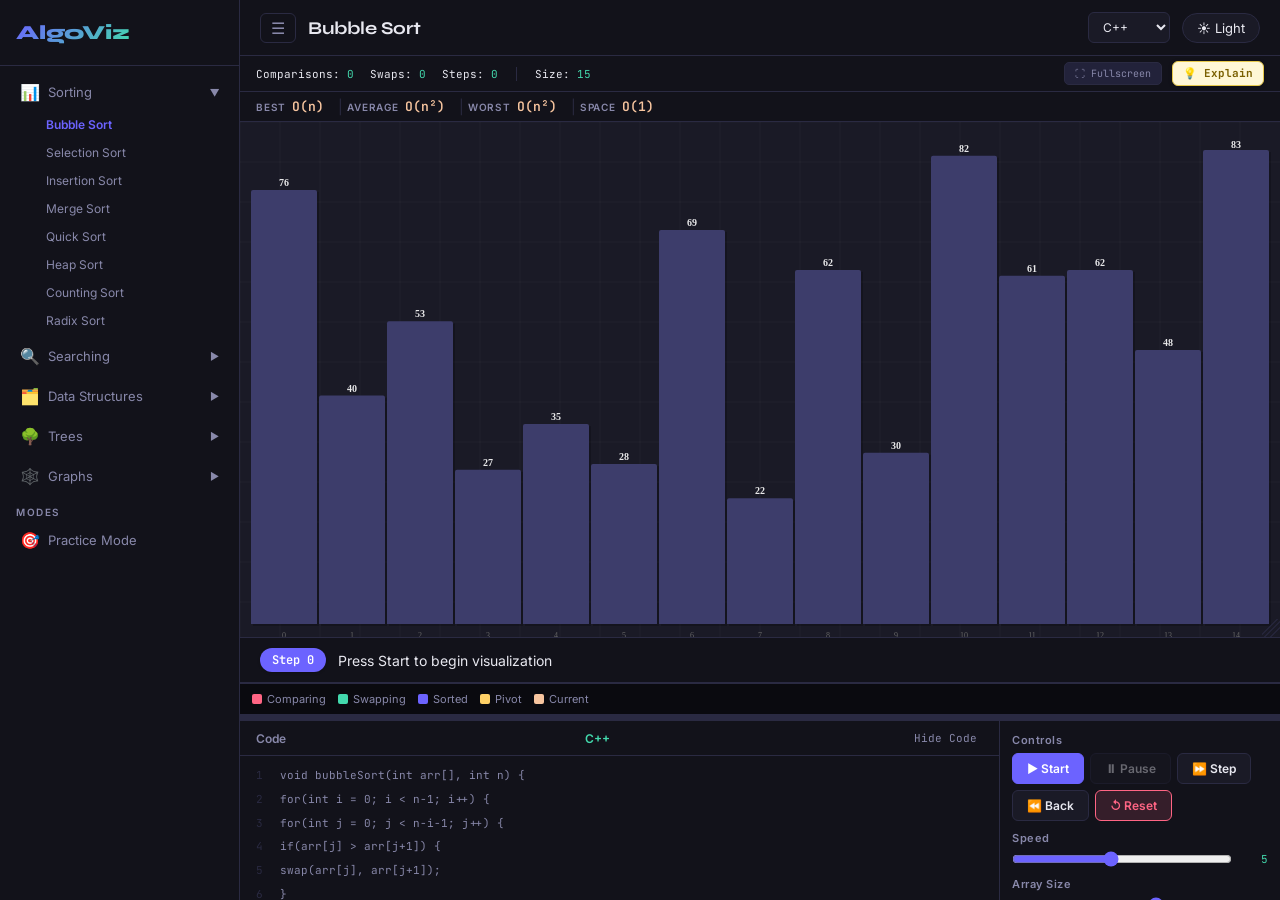
<file: index.html>
<!DOCTYPE html>
<html lang="en">
<head>
<meta charset="UTF-8">
<meta name="viewport" content="width=device-width, initial-scale=1.0">
<title>AlgoViz — Data Structures & Algorithms</title>
<link rel="preconnect" href="https://fonts.googleapis.com">
<link href="https://fonts.googleapis.com/css2?family=JetBrains+Mono:wght@400;600&family=Syne:wght@400;600;700;800&family=Inter:wght@300;400;500&display=swap" rel="stylesheet">
  <link rel="stylesheet" href="AlgoViz.css">
  
</head>
<body>
<div id="app">
  <!-- SIDEBAR -->
  <nav id="sidebar">
    <div id="sidebar-header">
      <span class="logo">AlgoViz</span>
    </div>
    <div id="sidebar-nav">
      <!-- Sorting -->
      <div class="nav-section" id="sec-sorting">
        <div class="nav-item" onclick="toggleSection('sec-sorting')">
          <span class="icon">📊</span> Sorting
          <span class="nav-arrow">▶</span>
        </div>
        <div class="nav-children">
          <div class="nav-child" onclick="loadAlgo('bubble')">Bubble Sort</div>
          <div class="nav-child" onclick="loadAlgo('selection')">Selection Sort</div>
          <div class="nav-child" onclick="loadAlgo('insertion')">Insertion Sort</div>
          <div class="nav-child" onclick="loadAlgo('merge')">Merge Sort</div>
          <div class="nav-child" onclick="loadAlgo('quick')">Quick Sort</div>
          <div class="nav-child" onclick="loadAlgo('heap')">Heap Sort</div>
          <div class="nav-child" onclick="loadAlgo('counting')">Counting Sort</div>
          <div class="nav-child" onclick="loadAlgo('radix')">Radix Sort</div>
        </div>
      </div>
      <!-- Searching -->
      <div class="nav-section" id="sec-search">
        <div class="nav-item" onclick="toggleSection('sec-search')">
          <span class="icon">🔍</span> Searching
          <span class="nav-arrow">▶</span>
        </div>
        <div class="nav-children">
          <div class="nav-child" onclick="loadAlgo('linear-search')">Linear Search</div>
          <div class="nav-child" onclick="loadAlgo('binary-search')">Binary Search</div>
          <div class="nav-child" onclick="loadAlgo('jump-search')">Jump Search</div>
        </div>
      </div>
      <!-- Data Structures -->
      <div class="nav-section" id="sec-ds">
        <div class="nav-item" onclick="toggleSection('sec-ds')">
          <span class="icon">🗂️</span> Data Structures
          <span class="nav-arrow">▶</span>
        </div>
        <div class="nav-children">
          <div class="nav-child" onclick="loadAlgo('array-ds')">Array</div>
          <div class="nav-child" onclick="loadAlgo('stack-ds')">Stack</div>
          <div class="nav-child" onclick="loadAlgo('queue-ds')">Queue</div>
          <div class="nav-child" onclick="loadAlgo('singly-ll')">Singly Linked List</div>
          <div class="nav-child" onclick="loadAlgo('doubly-ll')">Doubly Linked List</div>
          <div class="nav-child" onclick="loadAlgo('circular-ll')">Circular Linked List</div>
          <div class="nav-child" onclick="loadAlgo('ordered-ll')">Ordered Linked List</div>
        </div>
      </div>
      <!-- Trees -->
      <div class="nav-section" id="sec-tree">
        <div class="nav-item" onclick="toggleSection('sec-tree')">
          <span class="icon">🌳</span> Trees
          <span class="nav-arrow">▶</span>
        </div>
        <div class="nav-children">
          <div class="nav-child" onclick="loadAlgo('bst')">Binary Search Tree</div>
          <div class="nav-child" onclick="loadAlgo('avl')">AVL Tree</div>
          <div class="nav-child" onclick="loadAlgo('binary-tree')">Binary Tree Traversal</div>
          <div class="nav-child" onclick="loadAlgo('heap-tree')">Heap Tree</div>
        </div>
      </div>
      <!-- Graphs -->
      <div class="nav-section" id="sec-graph">
        <div class="nav-item" onclick="toggleSection('sec-graph')">
          <span class="icon">🕸️</span> Graphs
          <span class="nav-arrow">▶</span>
        </div>
        <div class="nav-children">
          <div class="nav-child" onclick="loadAlgo('bfs')">BFS</div>
          <div class="nav-child" onclick="loadAlgo('dfs')">DFS</div>
          <div class="nav-child" onclick="loadAlgo('dijkstra')">Dijkstra</div>
        </div>
      </div>
      <!-- Modes -->
      <div class="nav-section-title">Modes</div>
<div class="nav-item" onclick="openQuiz()"><span class="icon">🎯</span> Practice Mode</div>    </div>
  </nav>
  <!-- MAIN -->
  <div id="main">
    <!-- TOPBAR -->
    <div id="topbar">
      <button id="sidebar-toggle-btn" onclick="toggleSidebarCollapse()" title="Show/hide sidebar">☰</button>
      <button id="menu-btn" onclick="toggleSidebar()">☰</button>
      <div id="algo-title">Bubble Sort</div>
      <select id="lang-select" onchange="updateCode()">
        <option value="cpp">C++</option>
        <option value="python">Python</option>
        <option value="java">Java</option>
        <option value="csharp">C#</option>
      </select>
      <button id="dark-toggle" onclick="toggleTheme()">☀️ Light</button>
    </div>
    <!-- CONTENT -->
    <div id="content">
      <!-- STATS BAR — contains step counter, fullscreen, and explain -->
      <div id="viz-overlay">
        <div class="viz-stat">
          <div class="viz-stat-item">Comparisons: <span id="stat-cmp">0</span></div>
          <div class="viz-stat-item">Swaps: <span id="stat-swp">0</span></div>
          <div class="viz-stat-item">Steps: <span id="stat-stp">0</span></div>
          <div class="viz-stat-sep"></div>
          <div class="viz-stat-item">Size: <span id="stat-size">20</span></div>
        </div>
        <div style="display:flex;align-items:center;gap:10px;margin-left:auto;">
          <span id="fs-hint" style="display:none;font-family:'Inter',sans-serif;font-size:11px;font-weight:600;color:#f59e0b;white-space:nowrap;border:1.5px solid #f59e0b44;padding:4px 12px 4px 10px;border-radius:20px;letter-spacing:0.4px;cursor:default;background:rgba(245,158,11,0.08);">Best viewed in fullscreen &nbsp;🖥️</span>
          <button id="fs-btn" onclick="enterFullscreen()" title="Fullscreen visualization">⛶ Fullscreen</button>
           <button id="info-btn" style="display:none;" onclick="openInfo()">ℹ️ Info</button>
          <button id="explain-btn" onclick="openExplain()" title="How this algorithm works">💡 Explain</button>
        </div>
      </div>
      <!-- COMPLEXITY PANEL -->
      <div id="cx-panel">
        <!-- Sort items are direct flex children — no wrapper div -->
        <div class="cx-block" id="cx-sort-block-1" style="display:none">
          <span class="cx-lbl" id="cx-lbl-1">Best</span>
          <span class="cx-val" id="cx-val-1">—</span>
        </div>
        <div class="cx-sep" id="cx-sep-1" style="display:none">|</div>
        <div class="cx-block" id="cx-sort-block-2" style="display:none">
          <span class="cx-lbl" id="cx-lbl-2">Average</span>
          <span class="cx-val" id="cx-val-2">—</span>
        </div>
        <div class="cx-sep" id="cx-sep-2" style="display:none">|</div>
        <div class="cx-block" id="cx-sort-block-3" style="display:none">
          <span class="cx-lbl" id="cx-lbl-3">Worst</span>
          <span class="cx-val cx-worst" id="cx-val-3">—</span>
        </div>
        <div class="cx-sep" id="cx-sep-3" style="display:none">|</div>
        <div class="cx-block" id="cx-sort-block-space" style="display:none">
          <span class="cx-lbl">Space</span>
          <span class="cx-val cx-space" id="cx-space-val">O(1)</span>
        </div>
        <!-- DS mode: operation items inline -->
        <div id="cx-ops-grid" style="display:none;flex-wrap:wrap;gap:0;align-items:center;"></div>
        <span id="cx-space-ds" style="display:none;margin-left:8px;font-size:10px;color:var(--text-muted);font-family:var(--font-mono);">Space: —</span>
      </div>
      <!-- VIZ PANEL — contains canvas + floating graph overlay -->
      <div id="viz-panel">
        <canvas id="main-canvas"></canvas>
        <div id="viz-resize-handle" title="Drag to resize"></div>
        <!-- Adjacency panel: floating overlay, shown only for graph algos -->
        <button id="adj-toggle-btn" onclick="toggleAdjPanel()" title="Show/hide adjacency representation">📊 Adjacency</button>
        <div id="adj-panel-wrap">
          <div style="display:flex;justify-content:space-between;align-items:center;margin-bottom:8px">
            <span style="font-size:10px;font-weight:600;color:var(--text-muted);letter-spacing:1px">GRAPH REPRESENTATION</span>
            <button onclick="toggleAdjPanel()" style="background:none;border:none;color:var(--text-muted);cursor:pointer;font-size:14px;line-height:1">✕</button>
          </div>
          <div id="adj-panel"></div>
        </div>
      </div>
      <!-- STEP EXPLANATION -->
      <div id="step-box">
        <span id="step-num">Step 0</span>
        <span id="step-text">Press Start to begin visualization</span>
      </div>
      <!-- LEGEND -->
      <div id="legend">
        <div class="legend-item"><div class="legend-dot" style="background:var(--compare)"></div>Comparing</div>
        <div class="legend-item"><div class="legend-dot" style="background:var(--swap)"></div>Swapping</div>
        <div class="legend-item"><div class="legend-dot" style="background:var(--sorted)"></div>Sorted</div>
        <div class="legend-item"><div class="legend-dot" style="background:var(--pivot)"></div>Pivot</div>
        <div class="legend-item"><div class="legend-dot" style="background:var(--current)"></div>Current</div>
      </div>
      <!-- BOTTOM PANELS -->
       <div id="bottom-resize-handle" class="resize-handle-horizontal" title="Drag to resize bottom panel"></div>
      <div id="bottom-panels">
        <!-- CODE COLUMN: header always visible, panel below it collapses -->
        <div class="code-col">
          <div id="code-panel-header">
            <span>Code</span>
            <span id="code-lang-badge" style="color:var(--accent3)">C++</span>
            <button id="code-toggle-btn" onclick="toggleCodePanel()" title="Hide/show code panel">Hide Code</button>
          </div>
          <div id="code-panel">
            <div id="code-content"></div>
          </div>
        </div>
        <!-- CONTROL PANEL -->
        <div id="ctrl-panel">
          <div class="ctrl-group" id="ctrl-group-controls">
            <div class="ctrl-label">Controls</div>
            <div class="ctrl-btns">
              <button class="btn primary" id="btn-start" onclick="ctrlStart()">▶ Start</button>
              <button class="btn" id="btn-pause" onclick="ctrlPause()" disabled>⏸ Pause</button>
              <button class="btn" id="btn-step-fwd" onclick="ctrlStepFwd()">⏩ Step</button>
              <button class="btn" id="btn-step-bk" onclick="ctrlStepBack()">⏪ Back</button>
              <button class="btn danger" onclick="ctrlReset()">↺ Reset</button>
            </div>
          </div>
          <div class="ctrl-group" id="ctrl-group-speed">
            <div class="ctrl-label">Speed</div>
            <div class="range-wrap">
              <input type="range" id="speed-range" min="1" max="10" value="5" oninput="updateSpeed(this.value)">
              <span class="range-val" id="speed-val">5</span>
            </div>
          </div>  
          <div class="ctrl-group">
            <div class="ctrl-label" id="size-ctrl-label">Array Size</div>
            <div class="range-wrap">
            <input type="range" id="size-range" min="5" max="20" value="20" oninput="updateSize(this.value)">
              <span class="range-val" id="size-val">20</span>
            </div>
          </div>
          <div class="ctrl-group">
            <div class="ctrl-label">Custom Input</div>
            <input type="text" class="ctrl-input" id="custom-input" placeholder="e.g. 5,3,8,1,9" />
            <button class="btn success" onclick="applyCustomInput()">Apply</button>
          </div>
          <div class="ctrl-group" id="ctrl-group-random">
            <button class="btn" onclick="generateRandom()">🎲 Random Array</button>
          </div>
          <div class="ctrl-group">
            <div class="ctrl-label">DS Operations</div>
            <div id="ds-ops" style="display:flex;flex-direction:column;gap:6px"></div>
          </div>
        </div>
      </div>
    </div>
  </div>
  <!-- ALGORITHM EXPLANATION PANEL -->
  <div id="explain-overlay" onclick="closeExplain()"></div>
  <div id="explain-panel">
    <button id="explain-close" onclick="closeExplain()">✕</button>
    <h3 id="explain-title">Algorithm</h3>
    <div id="explain-body"></div>
  </div>
  <!-- FULLSCREEN HUD — inside #main so it shares the same stacking context -->
 <div id="fs-hud" style="display:none">
  <button class="hud-btn primary" id="fs-hud-run-graph" style="display:none" onclick="runGraphAlgo()">▶ Run</button>
  <button class="hud-btn primary" id="fs-hud-start" onclick="ctrlStart()">▶ Play</button>
  <button class="hud-btn" id="fs-hud-pause" onclick="ctrlPause()" disabled>⏸ Pause</button>
  <button class="hud-btn" onclick="ctrlStepFwd()">⏩ Step</button>
  <button class="hud-btn" onclick="ctrlStepBack()">⏪ Back</button>
  <button class="hud-btn danger" onclick="ctrlReset()">↺ Reset</button>
  <div id="fs-hud-ll-ops" style="display:none;align-items:center;gap:4px;flex-wrap:nowrap;flex-shrink:0"></div>
  <div class="hud-sep"></div>
  <div class="hud-speed">
    <span>Speed</span>
    <input type="range" id="fs-speed" min="1" max="10" value="5"
      oninput="updateSpeed(this.value);document.getElementById('speed-range').value=this.value;document.getElementById('speed-val').textContent=this.value;document.getElementById('fs-speed-val').textContent=this.value">
    <span id="fs-speed-val">5</span>
  </div>
  <div class="hud-sep"></div>
  <button class="hud-btn exit">✕ Exit Fullscreen</button>
</div>
  <!-- FULLSCREEN STEP INFO BAR -->
  <div id="fs-step-info" style="display:none">Press Play or Step to begin</div>
</div><!-- /#app -->
<div id="quiz-overlay">
  <div id="quiz-card">
    <div class="quiz-q" id="quiz-q"></div>
    <div class="quiz-options" id="quiz-opts"></div>
    <div class="quiz-feedback" id="quiz-fb"></div>
    <div style="display:flex; gap:10px; margin-top:20px; justify-content:center;">
      <button class="btn primary" onclick="nextQuiz()">Next Question →</button>
      <button class="btn" onclick="closeQuiz()">Close</button>
    </div>
  </div>
</div>
</div>
<!-- Toast notification for invalid input -->
<div id="toast-message" class="toast">Invalid index !</div>
</body>
  <script src="AlgoViz.js"></script>
</body>
</html>
</file>
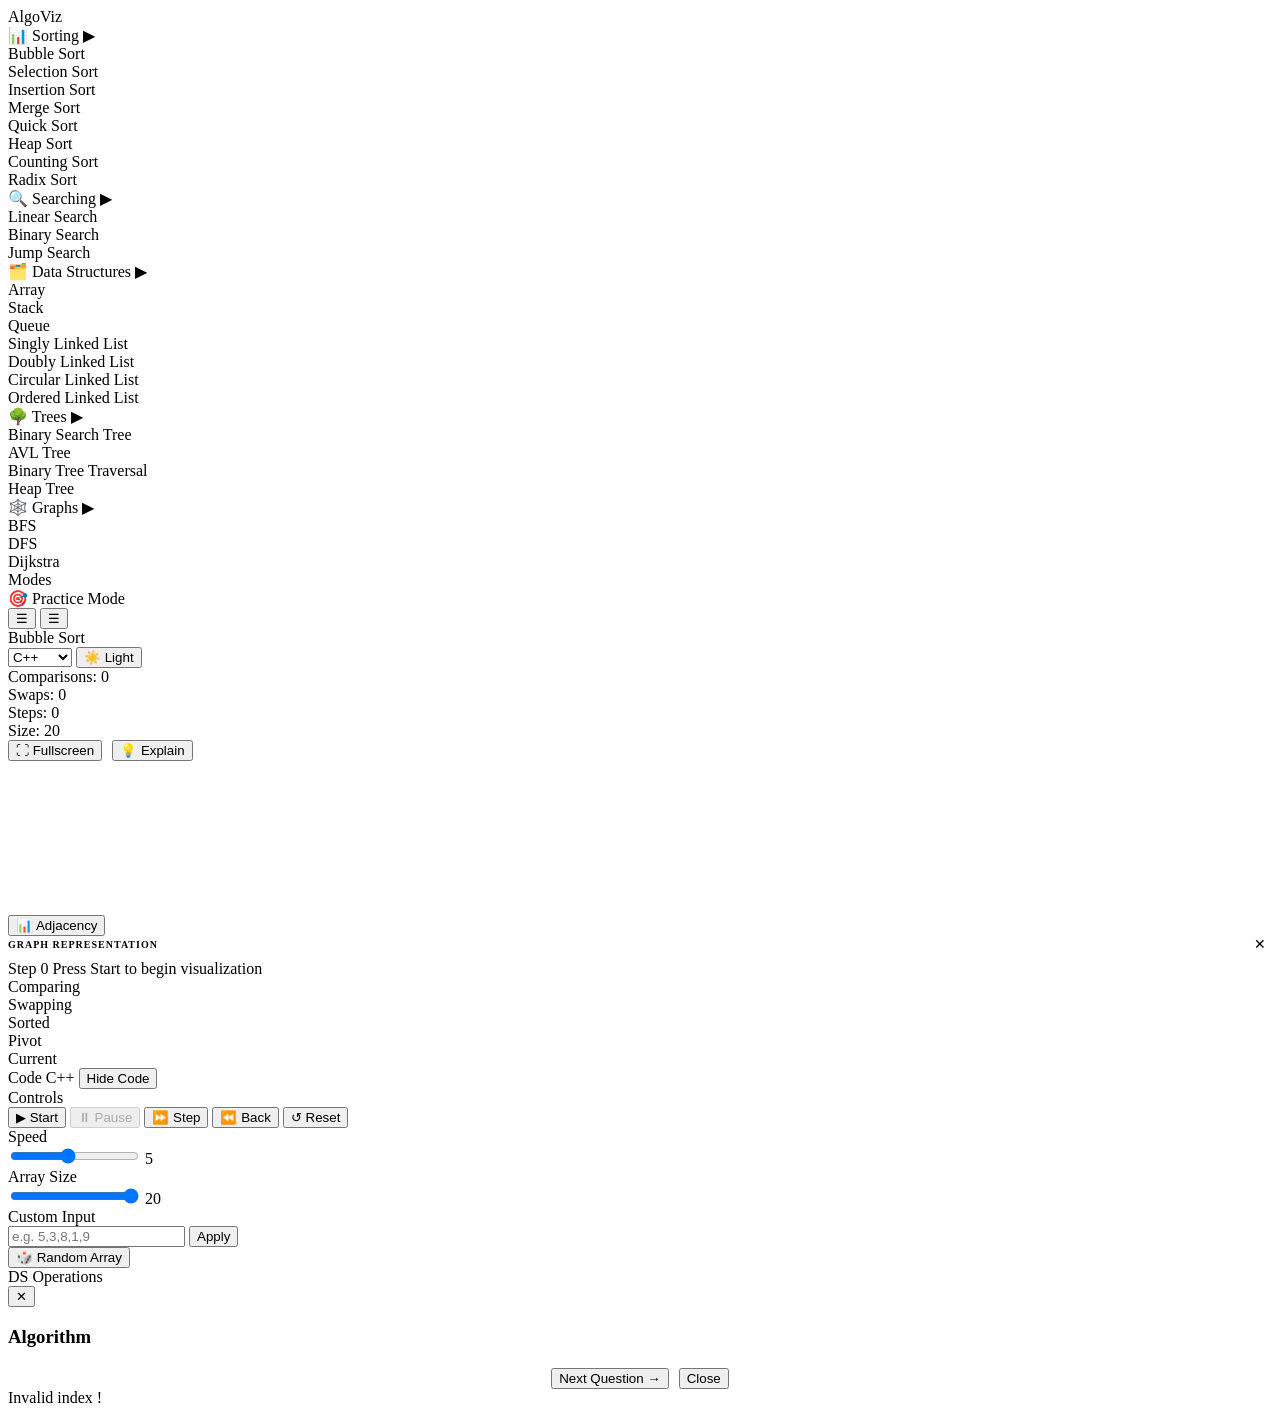
<file: AlgoViz.html>
<!DOCTYPE html>
<html lang="en">
<head>
<meta charset="UTF-8">
<meta name="viewport" content="width=device-width, initial-scale=1.0">
<title>AlgoViz — Data Structures & Algorithms</title>
<link rel="preconnect" href="https://fonts.googleapis.com">
<link href="https://fonts.googleapis.com/css2?family=JetBrains+Mono:wght@400;600&family=Syne:wght@400;600;700;800&family=Inter:wght@300;400;500&display=swap" rel="stylesheet">
</head>
<body>
<div id="app">
  <!-- SIDEBAR -->
  <nav id="sidebar">
    <div id="sidebar-header">
      <span class="logo">AlgoViz</span>
    </div>
    <div id="sidebar-nav">
      <!-- Sorting -->
      <div class="nav-section" id="sec-sorting">
        <div class="nav-item" onclick="toggleSection('sec-sorting')">
          <span class="icon">📊</span> Sorting
          <span class="nav-arrow">▶</span>
        </div>
        <div class="nav-children">
          <div class="nav-child" onclick="loadAlgo('bubble')">Bubble Sort</div>
          <div class="nav-child" onclick="loadAlgo('selection')">Selection Sort</div>
          <div class="nav-child" onclick="loadAlgo('insertion')">Insertion Sort</div>
          <div class="nav-child" onclick="loadAlgo('merge')">Merge Sort</div>
          <div class="nav-child" onclick="loadAlgo('quick')">Quick Sort</div>
          <div class="nav-child" onclick="loadAlgo('heap')">Heap Sort</div>
          <div class="nav-child" onclick="loadAlgo('counting')">Counting Sort</div>
          <div class="nav-child" onclick="loadAlgo('radix')">Radix Sort</div>
        </div>
      </div>
      <!-- Searching -->
      <div class="nav-section" id="sec-search">
        <div class="nav-item" onclick="toggleSection('sec-search')">
          <span class="icon">🔍</span> Searching
          <span class="nav-arrow">▶</span>
        </div>
        <div class="nav-children">
          <div class="nav-child" onclick="loadAlgo('linear-search')">Linear Search</div>
          <div class="nav-child" onclick="loadAlgo('binary-search')">Binary Search</div>
          <div class="nav-child" onclick="loadAlgo('jump-search')">Jump Search</div>
        </div>
      </div>
      <!-- Data Structures -->
      <div class="nav-section" id="sec-ds">
        <div class="nav-item" onclick="toggleSection('sec-ds')">
          <span class="icon">🗂️</span> Data Structures
          <span class="nav-arrow">▶</span>
        </div>
        <div class="nav-children">
          <div class="nav-child" onclick="loadAlgo('array-ds')">Array</div>
          <div class="nav-child" onclick="loadAlgo('stack-ds')">Stack</div>
          <div class="nav-child" onclick="loadAlgo('queue-ds')">Queue</div>
          <div class="nav-child" onclick="loadAlgo('singly-ll')">Singly Linked List</div>
          <div class="nav-child" onclick="loadAlgo('doubly-ll')">Doubly Linked List</div>
          <div class="nav-child" onclick="loadAlgo('circular-ll')">Circular Linked List</div>
          <div class="nav-child" onclick="loadAlgo('ordered-ll')">Ordered Linked List</div>
        </div>
      </div>
      <!-- Trees -->
      <div class="nav-section" id="sec-tree">
        <div class="nav-item" onclick="toggleSection('sec-tree')">
          <span class="icon">🌳</span> Trees
          <span class="nav-arrow">▶</span>
        </div>
        <div class="nav-children">
          <div class="nav-child" onclick="loadAlgo('bst')">Binary Search Tree</div>
          <div class="nav-child" onclick="loadAlgo('avl')">AVL Tree</div>
          <div class="nav-child" onclick="loadAlgo('binary-tree')">Binary Tree Traversal</div>
          <div class="nav-child" onclick="loadAlgo('heap-tree')">Heap Tree</div>
        </div>
      </div>
      <!-- Graphs -->
      <div class="nav-section" id="sec-graph">
        <div class="nav-item" onclick="toggleSection('sec-graph')">
          <span class="icon">🕸️</span> Graphs
          <span class="nav-arrow">▶</span>
        </div>
        <div class="nav-children">
          <div class="nav-child" onclick="loadAlgo('bfs')">BFS</div>
          <div class="nav-child" onclick="loadAlgo('dfs')">DFS</div>
          <div class="nav-child" onclick="loadAlgo('dijkstra')">Dijkstra</div>
        </div>
      </div>
      <!-- Modes -->
      <div class="nav-section-title">Modes</div>
<div class="nav-item" onclick="openQuiz()"><span class="icon">🎯</span> Practice Mode</div>    </div>
  </nav>
  <!-- MAIN -->
  <div id="main">
    <!-- TOPBAR -->
    <div id="topbar">
      <button id="sidebar-toggle-btn" onclick="toggleSidebarCollapse()" title="Show/hide sidebar">☰</button>
      <button id="menu-btn" onclick="toggleSidebar()">☰</button>
      <div id="algo-title">Bubble Sort</div>
      <select id="lang-select" onchange="updateCode()">
        <option value="cpp">C++</option>
        <option value="python">Python</option>
        <option value="java">Java</option>
        <option value="csharp">C#</option>
      </select>
      <button id="dark-toggle" onclick="toggleTheme()">☀️ Light</button>
    </div>
    <!-- CONTENT -->
    <div id="content">
      <!-- STATS BAR — contains step counter, fullscreen, and explain -->
      <div id="viz-overlay">
        <div class="viz-stat">
          <div class="viz-stat-item">Comparisons: <span id="stat-cmp">0</span></div>
          <div class="viz-stat-item">Swaps: <span id="stat-swp">0</span></div>
          <div class="viz-stat-item">Steps: <span id="stat-stp">0</span></div>
          <div class="viz-stat-sep"></div>
          <div class="viz-stat-item">Size: <span id="stat-size">20</span></div>
        </div>
        <div style="display:flex;align-items:center;gap:10px;margin-left:auto;">
          <span id="fs-hint" style="display:none;font-family:'Inter',sans-serif;font-size:11px;font-weight:600;color:#f59e0b;white-space:nowrap;border:1.5px solid #f59e0b44;padding:4px 12px 4px 10px;border-radius:20px;letter-spacing:0.4px;cursor:default;background:rgba(245,158,11,0.08);">Best viewed in fullscreen &nbsp;🖥️</span>
          <button id="fs-btn" onclick="enterFullscreen()" title="Fullscreen visualization">⛶ Fullscreen</button>
           <button id="info-btn" style="display:none;" onclick="openInfo()">ℹ️ Info</button>
          <button id="explain-btn" onclick="openExplain()" title="How this algorithm works">💡 Explain</button>
        </div>
      </div>
      <!-- COMPLEXITY PANEL -->
      <div id="cx-panel">
        <!-- Sort items are direct flex children — no wrapper div -->
        <div class="cx-block" id="cx-sort-block-1" style="display:none">
          <span class="cx-lbl" id="cx-lbl-1">Best</span>
          <span class="cx-val" id="cx-val-1">—</span>
        </div>
        <div class="cx-sep" id="cx-sep-1" style="display:none">|</div>
        <div class="cx-block" id="cx-sort-block-2" style="display:none">
          <span class="cx-lbl" id="cx-lbl-2">Average</span>
          <span class="cx-val" id="cx-val-2">—</span>
        </div>
        <div class="cx-sep" id="cx-sep-2" style="display:none">|</div>
        <div class="cx-block" id="cx-sort-block-3" style="display:none">
          <span class="cx-lbl" id="cx-lbl-3">Worst</span>
          <span class="cx-val cx-worst" id="cx-val-3">—</span>
        </div>
        <div class="cx-sep" id="cx-sep-3" style="display:none">|</div>
        <div class="cx-block" id="cx-sort-block-space" style="display:none">
          <span class="cx-lbl">Space</span>
          <span class="cx-val cx-space" id="cx-space-val">O(1)</span>
        </div>
        <!-- DS mode: operation items inline -->
        <div id="cx-ops-grid" style="display:none;flex-wrap:wrap;gap:0;align-items:center;"></div>
        <span id="cx-space-ds" style="display:none;margin-left:8px;font-size:10px;color:var(--text-muted);font-family:var(--font-mono);">Space: —</span>
      </div>
      <!-- VIZ PANEL — contains canvas + floating graph overlay -->
      <div id="viz-panel">
        <canvas id="main-canvas"></canvas>
        <div id="viz-resize-handle" title="Drag to resize"></div>
        <!-- Adjacency panel: floating overlay, shown only for graph algos -->
        <button id="adj-toggle-btn" onclick="toggleAdjPanel()" title="Show/hide adjacency representation">📊 Adjacency</button>
        <div id="adj-panel-wrap">
          <div style="display:flex;justify-content:space-between;align-items:center;margin-bottom:8px">
            <span style="font-size:10px;font-weight:600;color:var(--text-muted);letter-spacing:1px">GRAPH REPRESENTATION</span>
            <button onclick="toggleAdjPanel()" style="background:none;border:none;color:var(--text-muted);cursor:pointer;font-size:14px;line-height:1">✕</button>
          </div>
          <div id="adj-panel"></div>
        </div>
      </div>
      <!-- STEP EXPLANATION -->
      <div id="step-box">
        <span id="step-num">Step 0</span>
        <span id="step-text">Press Start to begin visualization</span>
      </div>
      <!-- LEGEND -->
      <div id="legend">
        <div class="legend-item"><div class="legend-dot" style="background:var(--compare)"></div>Comparing</div>
        <div class="legend-item"><div class="legend-dot" style="background:var(--swap)"></div>Swapping</div>
        <div class="legend-item"><div class="legend-dot" style="background:var(--sorted)"></div>Sorted</div>
        <div class="legend-item"><div class="legend-dot" style="background:var(--pivot)"></div>Pivot</div>
        <div class="legend-item"><div class="legend-dot" style="background:var(--current)"></div>Current</div>
      </div>
      <!-- BOTTOM PANELS -->
       <div id="bottom-resize-handle" class="resize-handle-horizontal" title="Drag to resize bottom panel"></div>
      <div id="bottom-panels">
        <!-- CODE COLUMN: header always visible, panel below it collapses -->
        <div class="code-col">
          <div id="code-panel-header">
            <span>Code</span>
            <span id="code-lang-badge" style="color:var(--accent3)">C++</span>
            <button id="code-toggle-btn" onclick="toggleCodePanel()" title="Hide/show code panel">Hide Code</button>
          </div>
          <div id="code-panel">
            <div id="code-content"></div>
          </div>
        </div>
        <!-- CONTROL PANEL -->
        <div id="ctrl-panel">
          <div class="ctrl-group" id="ctrl-group-controls">
            <div class="ctrl-label">Controls</div>
            <div class="ctrl-btns">
              <button class="btn primary" id="btn-start" onclick="ctrlStart()">▶ Start</button>
              <button class="btn" id="btn-pause" onclick="ctrlPause()" disabled>⏸ Pause</button>
              <button class="btn" id="btn-step-fwd" onclick="ctrlStepFwd()">⏩ Step</button>
              <button class="btn" id="btn-step-bk" onclick="ctrlStepBack()">⏪ Back</button>
              <button class="btn danger" onclick="ctrlReset()">↺ Reset</button>
            </div>
          </div>
          <div class="ctrl-group" id="ctrl-group-speed">
            <div class="ctrl-label">Speed</div>
            <div class="range-wrap">
              <input type="range" id="speed-range" min="1" max="10" value="5" oninput="updateSpeed(this.value)">
              <span class="range-val" id="speed-val">5</span>
            </div>
          </div>  
          <div class="ctrl-group">
            <div class="ctrl-label" id="size-ctrl-label">Array Size</div>
            <div class="range-wrap">
            <input type="range" id="size-range" min="5" max="20" value="20" oninput="updateSize(this.value)">
              <span class="range-val" id="size-val">20</span>
            </div>
          </div>
          <div class="ctrl-group">
            <div class="ctrl-label">Custom Input</div>
            <input type="text" class="ctrl-input" id="custom-input" placeholder="e.g. 5,3,8,1,9" />
            <button class="btn success" onclick="applyCustomInput()">Apply</button>
          </div>
          <div class="ctrl-group" id="ctrl-group-random">
            <button class="btn" onclick="generateRandom()">🎲 Random Array</button>
          </div>
          <div class="ctrl-group">
            <div class="ctrl-label">DS Operations</div>
            <div id="ds-ops" style="display:flex;flex-direction:column;gap:6px"></div>
          </div>
        </div>
      </div>
    </div>
  </div>
  <!-- ALGORITHM EXPLANATION PANEL -->
  <div id="explain-overlay" onclick="closeExplain()"></div>
  <div id="explain-panel">
    <button id="explain-close" onclick="closeExplain()">✕</button>
    <h3 id="explain-title">Algorithm</h3>
    <div id="explain-body"></div>
  </div>
  <!-- FULLSCREEN HUD — inside #main so it shares the same stacking context -->
 <div id="fs-hud" style="display:none">
  <button class="hud-btn primary" id="fs-hud-run-graph" style="display:none" onclick="runGraphAlgo()">▶ Run</button>
  <button class="hud-btn primary" id="fs-hud-start" onclick="ctrlStart()">▶ Play</button>
  <button class="hud-btn" id="fs-hud-pause" onclick="ctrlPause()" disabled>⏸ Pause</button>
  <button class="hud-btn" onclick="ctrlStepFwd()">⏩ Step</button>
  <button class="hud-btn" onclick="ctrlStepBack()">⏪ Back</button>
  <button class="hud-btn danger" onclick="ctrlReset()">↺ Reset</button>
  <div id="fs-hud-ll-ops" style="display:none;align-items:center;gap:4px;flex-wrap:nowrap;flex-shrink:0"></div>
  <div class="hud-sep"></div>
  <div class="hud-speed">
    <span>Speed</span>
    <input type="range" id="fs-speed" min="1" max="10" value="5"
      oninput="updateSpeed(this.value);document.getElementById('speed-range').value=this.value;document.getElementById('speed-val').textContent=this.value;document.getElementById('fs-speed-val').textContent=this.value">
    <span id="fs-speed-val">5</span>
  </div>
  <div class="hud-sep"></div>
  <button class="hud-btn exit">✕ Exit Fullscreen</button>
</div>
  <!-- FULLSCREEN STEP INFO BAR -->
  <div id="fs-step-info" style="display:none">Press Play or Step to begin</div>
</div><!-- /#app -->
<div id="quiz-overlay">
  <div id="quiz-card">
    <div class="quiz-q" id="quiz-q"></div>
    <div class="quiz-options" id="quiz-opts"></div>
    <div class="quiz-feedback" id="quiz-fb"></div>
    <div style="display:flex; gap:10px; margin-top:20px; justify-content:center;">
      <button class="btn primary" onclick="nextQuiz()">Next Question →</button>
      <button class="btn" onclick="closeQuiz()">Close</button>
    </div>
  </div>
</div>
</div>
<!-- Toast notification for invalid input -->
<div id="toast-message" class="toast">Invalid index !</div>
</body>
</body>
</html>
</file>
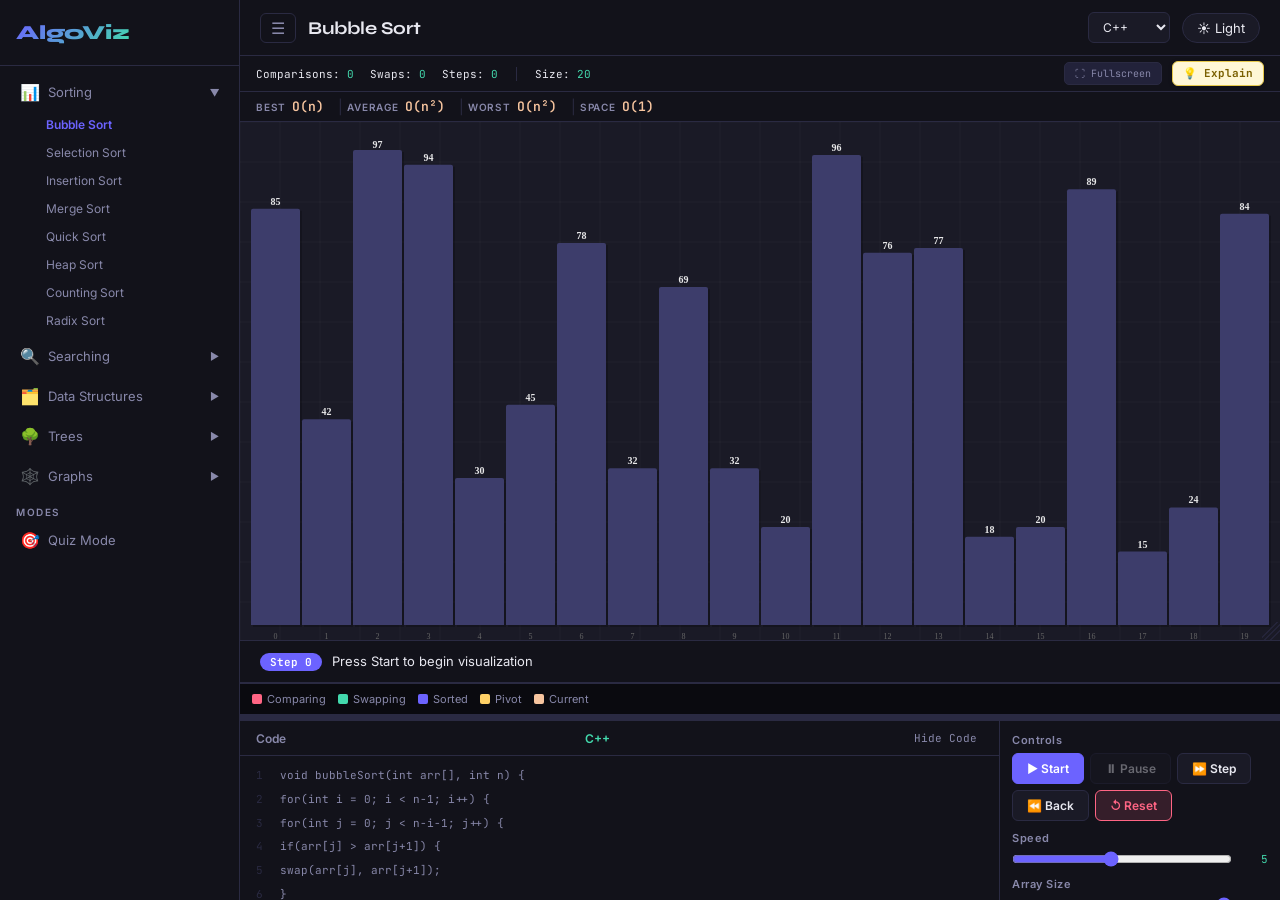
<file: AlgoViz_DSA_Platform (53).html>
<!DOCTYPE html>
<html lang="en">
<head>
<meta charset="UTF-8">
<meta name="viewport" content="width=device-width, initial-scale=1.0">
<title>AlgoViz — Data Structures & Algorithms</title>
<link rel="preconnect" href="https://fonts.googleapis.com">
<link href="https://fonts.googleapis.com/css2?family=JetBrains+Mono:wght@400;600&family=Syne:wght@400;600;700;800&family=Inter:wght@300;400;500&display=swap" rel="stylesheet">
<style>
/* ===== CSS VARIABLES ===== */
:root {
  --bg: #0a0a0f;
  --surface: #12121a;
  --surface2: #1a1a26;
  --surface3: #22223a;
  --border: #2a2a42;
  --text: #e8e8f0;
  --text-muted: #8888aa;
  --accent: #6c63ff;
  --accent2: #ff6584;
  --accent3: #43d9ad;
  --accent4: #f7c59f;
  --yellow: #ffd166;
  --compare: #ff6584;
  --swap: #43d9ad;
  --sorted: #6c63ff;
  --pivot: #ffd166;
  --current: #f7c59f;
  --bar-default: #3d3d6b;
  --cell-bg: #22223a;
  --cell-text: #ffffff;
  --cell-idx: #8888aa;
  --font-mono: 'JetBrains Mono', monospace;
  --font-head: 'Syne', sans-serif;
  --font-body: 'Inter', sans-serif;
  --sidebar-w: 240px;
  --radius: 8px;
  --shadow: 0 4px 24px rgba(0,0,0,0.4);
}
.light {
  --bg: #f4f4f8;
  --surface: #ffffff;
  --surface2: #f0f0f8;
  --surface3: #e8e8f4;
  --border: #d4d4e8;
  --text: #1a1a2e;
  --text-muted: #6666aa;
  --shadow: 0 4px 24px rgba(0,0,0,0.1);
  --bar-default: #6c63ff;
  --cell-bg: #e8eaf6;
  --cell-text: #1a1a2e;
  --cell-idx: #6666aa;
  --accent: #5b53e8;
  --accent2: #e84b6a;
  --accent3: #0fa87a;
  --accent4: #c07030;
  --yellow: #d4890a;
  --compare: #e84b6a;
  --swap: #0fa87a;
  --sorted: #5b53e8;
  --pivot: #d4890a;
  --current: #c07030;
}

/* ===== RESET ===== */
*,*::before,*::after{box-sizing:border-box;margin:0;padding:0}
html{scroll-behavior:smooth}
body{font-family:var(--font-body);background:var(--bg);color:var(--text);min-height:100vh;overflow-x:hidden;transition:background .3s,color .3s}
button{cursor:pointer;font-family:inherit;border:none;outline:none}
input,select{font-family:inherit;outline:none}
canvas{display:block}

/* ===== SCROLLBAR ===== */
::-webkit-scrollbar{width:6px;height:6px}
::-webkit-scrollbar-track{background:var(--surface)}
::-webkit-scrollbar-thumb{background:var(--border);border-radius:3px}

/* ===== LAYOUT ===== */
#app{display:flex;height:100vh}

/* ===== SIDEBAR ===== */
#sidebar{
  width:var(--sidebar-w);min-width:var(--sidebar-w);height:100vh;
  background:var(--surface);border-right:1px solid var(--border);
  display:flex;flex-direction:column;overflow:hidden;
  transition:transform .3s,width .3s;z-index:100;
}
#sidebar-header{
  padding:20px 16px;border-bottom:1px solid var(--border);
  display:flex;align-items:center;gap:10px;
}
#sidebar-header .logo{
  font-family:var(--font-head);font-size:20px;font-weight:800;
  background:linear-gradient(135deg,var(--accent),var(--accent3));
  -webkit-background-clip:text;-webkit-text-fill-color:transparent;
}
#sidebar-nav{flex:1;overflow-y:auto;padding:8px}
.nav-section{margin-bottom:4px}
.nav-section-title{
  font-size:10px;font-weight:600;letter-spacing:1.5px;text-transform:uppercase;
  color:var(--text-muted);padding:8px 8px 4px;
}
.nav-item{
  display:flex;align-items:center;gap:8px;padding:8px 12px;
  border-radius:var(--radius);cursor:pointer;font-size:13px;
  color:var(--text-muted);transition:all .15s;margin-bottom:1px;
}
.nav-item:hover{background:var(--surface2);color:var(--text)}
.nav-item.active{background:var(--accent);color:#fff}
.nav-item .icon{font-size:16px;width:20px;text-align:center}
.nav-arrow{margin-left:auto;font-size:10px;transition:transform .2s}
.nav-children{display:none;margin-left:28px}
.nav-section.open .nav-arrow{transform:rotate(90deg)}
.nav-section.open .nav-children{display:block}
.nav-child{
  padding:6px 10px;border-radius:var(--radius);cursor:pointer;
  font-size:12px;color:var(--text-muted);transition:all .15s;margin-bottom:1px;
}
.nav-child:hover{background:var(--surface2);color:var(--text)}
.nav-child.active{color:var(--accent);font-weight:600}

/* ===== MAIN CONTENT ===== */
#main{flex:1;display:flex;flex-direction:column;overflow:hidden;min-width:0}

/* ===== TOPBAR ===== */
#topbar{
  height:56px;background:var(--surface);border-bottom:1px solid var(--border);
  display:flex;align-items:center;padding:0 20px;gap:12px;flex-shrink:0;
}
#menu-btn{
  background:none;border:1px solid var(--border);border-radius:6px;
  padding:6px 10px;color:var(--text-muted);font-size:16px;display:none;
}
#algo-title{font-family:var(--font-head);font-size:18px;font-weight:700;flex:1}
#complexity-badge{
  display:flex;gap:8px;
}
.badge{
  padding:4px 10px;border-radius:20px;font-size:11px;font-family:var(--font-mono);
  background:var(--surface2);border:1px solid var(--border);
}
.badge span{color:var(--accent3)}
#dark-toggle{
  background:var(--surface2);border:1px solid var(--border);
  border-radius:20px;padding:6px 14px;color:var(--text);font-size:13px;
}
#lang-select{
  background:var(--surface2);border:1px solid var(--border);
  border-radius:6px;padding:6px 10px;color:var(--text);font-size:12px;
}

/* ===== SIDEBAR COLLAPSE ===== */
#sidebar {
  transition: width .25s ease, min-width .25s ease;
}
#sidebar.collapsed {
  width: 0 !important;
  min-width: 0 !important;
  overflow: hidden;
  border-right: none;
}
/* Sidebar toggle button — always visible in topbar */
#sidebar-toggle-btn {
  background: none;
  border: 1px solid var(--border);
  border-radius: 6px;
  padding: 6px 10px;
  color: var(--text-muted);
  font-size: 16px;
  cursor: pointer;
  line-height: 1;
  flex-shrink: 0;
  transition: background .15s, color .15s;
}
#sidebar-toggle-btn:hover { background: var(--surface3); color: var(--text); }

/* ===== CODE PANEL COLLAPSE ===== */
/* #code-panel-header is always visible (outside the collapsible div).
   #code-panel is the collapsible content area.
   Both sit in a column wrapper .code-col inside #bottom-panels. */
.code-col {
  display: flex;
  flex-direction: column;
  flex: 1;
  border-right: 1px solid var(--border);
  overflow: hidden;
  min-width: 0;
}
#code-panel-header {
  padding: 8px 16px;
  border-bottom: 1px solid var(--border);
  display: flex;
  align-items: center;
  justify-content: space-between;
  font-size: 12px;
  font-weight: 600;
  color: var(--text-muted);
  flex-shrink: 0;
  background: var(--surface);
}
#code-panel {
  flex: 1;
  overflow: hidden;
  display: flex;
  flex-direction: column;
  transition: max-height .25s ease, opacity .25s ease;
  max-height: 600px;   /* generous cap so transition works */
  opacity: 1;
}
#code-panel.hidden {
  max-height: 0 !important;
  opacity: 0;
  pointer-events: none;
}
#code-content { flex: 1; overflow: auto; padding: 8px 0; }
#code-toggle-btn {
  background: none;
  border: none;
  color: var(--text-muted);
  font-size: 11px;
  cursor: pointer;
  padding: 2px 6px;
  border-radius: 4px;
  font-family: var(--font-mono);
  transition: color .15s;
  white-space: nowrap;
}
#code-toggle-btn:hover { color: var(--accent); }

/* ===== CONTENT AREA ===== */
#content{flex:1;display:flex;flex-direction:column;overflow:hidden;min-height:0}

/* ===== VISUALIZATION PANEL ===== */
#viz-panel{
  /* User-resizable: flex:1 provides the default growth; JS can override height */
  flex:1;background:var(--surface2);position:relative;min-height:120px;
  border-bottom:1px solid var(--border);overflow:hidden;
  /* We set an explicit min so the handle is always reachable */
}
#viz-canvas-wrap{width:100%;height:100%;position:relative;overflow:hidden}
#main-canvas{display:block;/* sized by resizeCanvas() */}

/* ── Resize handle ── */
#viz-resize-handle{
  position:absolute;bottom:0;right:0;width:18px;height:18px;
  cursor:se-resize;z-index:20;
  /* Visual caret made with a pure CSS border trick */
  background:
    linear-gradient(135deg,
      transparent 40%,
      var(--border) 40%, var(--border) 46%,
      transparent 46%),
    linear-gradient(135deg,
      transparent 55%,
      var(--border) 55%, var(--border) 61%,
      transparent 61%),
    linear-gradient(135deg,
      transparent 70%,
      var(--border) 70%, var(--border) 76%,
      transparent 76%);
  opacity:.7;transition:opacity .15s;
}
#viz-resize-handle:hover{opacity:1}
/* Stats bar sits BELOW the topbar, ABOVE the canvas — never overlaps bars */
#viz-overlay{
  display:flex;justify-content:space-between;align-items:center;
  background:var(--surface);border-bottom:1px solid var(--border);
  padding:5px 16px;flex-shrink:0;
}
.viz-stat{
  font-family:var(--font-mono);font-size:11px;display:flex;gap:16px;align-items:center;
}
.viz-stat-item span{color:var(--accent3)}
.viz-stat-sep{width:1px;height:14px;background:var(--border);margin:0 2px;}

/* ===== COMPLEXITY PANEL ===== */
#cx-panel{
  display:flex;align-items:center;gap:0;flex-wrap:nowrap;
  background:var(--surface);border-bottom:1px solid var(--border);
  padding:6px 16px;flex-shrink:0;overflow:hidden;
}
.cx-block{display:flex;align-items:center;gap:6px;padding:0 14px 0 0;}
#cx-ops-grid{display:flex;flex-wrap:wrap;gap:0;align-items:center;}
.cx-op-item{display:flex;align-items:center;gap:5px;padding:0 10px 0 0;border-right:1px solid var(--border);margin-right:10px;}
.cx-op-item:last-child{border-right:none;}
.cx-op-lbl{font-size:9px;color:var(--text-muted);font-family:var(--font-mono);text-transform:uppercase;letter-spacing:0.3px;white-space:nowrap;}
.cx-op-val{font-size:11px;font-weight:700;font-family:var(--font-mono);color:var(--accent4);white-space:nowrap;}
.cx-lbl{
  font-size:10px;font-weight:600;letter-spacing:.8px;text-transform:uppercase;
  color:var(--text-muted);
}
.cx-val{
  font-family:var(--font-mono);font-size:12px;font-weight:600;
  color:var(--accent3);
}
.cx-worst{color:var(--accent2);}
.cx-space{color:var(--yellow);}
.cx-sep{color:var(--border);padding:0 4px 0 0;font-size:14px;}
.cx-note{
  font-size:10px;color:var(--text-muted);padding-left:8px;
  border-left:1px solid var(--border);margin-left:4px;font-style:italic;
}

/* ===== STEP EXPLANATION ===== */
#step-box{
  background:var(--surface);border-bottom:1px solid var(--border);
  padding:10px 20px;font-size:13px;min-height:42px;
  display:flex;align-items:center;gap:10px;
}
#step-num{
  background:var(--accent);color:#fff;border-radius:20px;
  padding:2px 10px;font-size:11px;font-family:var(--font-mono);font-weight:600;
  white-space:nowrap;
}
#step-text{color:var(--text);line-height:1.4}

/* ===== BOTTOM PANELS ===== */
#bottom-panels{
  height:220px;display:flex;flex-shrink:0;background:var(--surface);
  border-top:1px solid var(--border);
}
#code-content{flex:1;overflow:auto;padding:8px 0}
.code-line{
  display:flex;align-items:center;padding:2px 16px;
  font-family:var(--font-mono);font-size:11px;line-height:1.8;
  color:var(--text-muted);transition:background .15s;
}
.code-line.active{background:rgba(108,99,255,0.2);color:var(--text)}
.code-line .ln{color:var(--border);width:24px;flex-shrink:0;user-select:none}

/* ===== CONTROL PANEL ===== */
#ctrl-panel{
  width:280px;flex-shrink:0;display:flex;flex-direction:column;
  padding:12px;gap:10px;overflow-y:auto;
  max-height:100%;
}
.ctrl-group{display:flex;flex-direction:column;gap:6px}
.ctrl-label{font-size:11px;color:var(--text-muted);font-weight:600;letter-spacing:.5px}
.ctrl-btns{display:flex;gap:6px;flex-wrap:wrap}
.btn{
  padding:7px 14px;border-radius:6px;font-size:12px;font-weight:600;
  background:var(--surface2);border:1px solid var(--border);color:var(--text);
  transition:all .15s;display:flex;align-items:center;gap:5px;
}
.btn:hover{background:var(--surface3);border-color:var(--accent)}
.btn.primary{background:var(--accent);border-color:var(--accent);color:#fff}
.btn.primary:hover{filter:brightness(1.1)}
.btn.danger{background:rgba(255,101,132,0.15);border-color:var(--accent2);color:var(--accent2)}
.btn.success{background:rgba(67,217,173,0.15);border-color:var(--accent3);color:var(--accent3)}
.btn:disabled{opacity:.4;pointer-events:none}
.range-wrap{display:flex;align-items:center;gap:8px}
.range-wrap input[type=range]{flex:1;accent-color:var(--accent)}
.range-val{font-family:var(--font-mono);font-size:11px;color:var(--accent3);min-width:28px;text-align:right}
.ctrl-input{
  background:var(--surface2);border:1px solid var(--border);
  border-radius:6px;padding:7px 12px;color:var(--text);font-size:12px;width:100%;
}
.ctrl-input:focus{border-color:var(--accent)}

/* ===== LEGEND ===== */
#legend{
  display:flex;gap:12px;flex-wrap:wrap;padding:8px 12px;
  border-top:1px solid var(--border);
}
.legend-item{display:flex;align-items:center;gap:5px;font-size:11px;color:var(--text-muted)}
.legend-dot{width:10px;height:10px;border-radius:2px}

/* ===== DATA STRUCTURE SPECIFIC ===== */
#ds-panel{width:100%;height:100%;position:relative;overflow:hidden}
.ds-canvas{width:100%;height:100%}

/* ===== TABS ===== */
.tabs{display:flex;border-bottom:1px solid var(--border)}
.tab{
  padding:8px 16px;font-size:12px;cursor:pointer;
  color:var(--text-muted);border-bottom:2px solid transparent;transition:all .15s;
}
.tab.active{color:var(--accent);border-bottom-color:var(--accent)}
.tab-content{display:none;flex:1;overflow:auto}
.tab-content.active{display:flex;flex-direction:column}

/* ===== COMPLEXITY TABLE ===== */
#complexity-panel{
  background:var(--surface);border-top:1px solid var(--border);
  padding:12px 20px;display:flex;gap:20px;align-items:center;
  font-size:12px;flex-wrap:wrap;
}
.cx-item{display:flex;flex-direction:column;gap:2px;align-items:center}
.cx-label{color:var(--text-muted);font-size:10px;text-transform:uppercase;letter-spacing:.5px}
.cx-val{font-family:var(--font-mono);font-size:13px;font-weight:600;color:var(--accent4)}
.cx-case{color:var(--text-muted);font-size:10px}

/* ===== QUIZ MODE ===== */
#quiz-overlay{
  display:none;position:fixed;inset:0;background:rgba(0,0,0,.7);
  backdrop-filter:blur(4px);z-index:200;align-items:center;justify-content:center;
}
#quiz-overlay.active{display:flex}
#quiz-card{
  background:var(--surface);border:1px solid var(--border);border-radius:16px;
  padding:32px;max-width:520px;width:90%;
}
.quiz-q{font-family:var(--font-head);font-size:20px;font-weight:700;margin-bottom:20px}
.quiz-options{display:flex;flex-direction:column;gap:10px;margin-bottom:24px}
.quiz-opt{
  padding:12px 18px;border-radius:8px;border:1px solid var(--border);
  cursor:pointer;transition:all .15s;font-size:14px;
}
.quiz-opt:hover{border-color:var(--accent);background:var(--surface2)}
.quiz-opt.correct{border-color:var(--accent3);background:rgba(67,217,173,.15);color:var(--accent3)}
.quiz-opt.wrong{border-color:var(--accent2);background:rgba(255,101,132,.15);color:var(--accent2)}
.quiz-feedback{font-size:14px;margin-bottom:16px;min-height:20px}

/* ===== COMPARISON MODE ===== */
#compare-wrap{display:flex;gap:0;flex:1;overflow:hidden}
.compare-half{flex:1;border-right:1px solid var(--border);overflow:hidden;position:relative}
.compare-half:last-child{border-right:none}
.compare-label{
  position:absolute;top:8px;left:12px;
  background:var(--accent);color:#fff;border-radius:4px;padding:3px 10px;
  font-size:11px;font-weight:600;z-index:10;
}

/* ===== RESPONSIVE ===== */
@media(max-width:900px){
  #sidebar{position:fixed;left:0;top:0;transform:translateX(-100%)}
  #sidebar.open{transform:translateX(0)}
  #menu-btn{display:block}
  #bottom-panels{height:auto;flex-direction:column}
  #ctrl-panel{width:100%;border-top:1px solid var(--border)}
  #code-panel{height:180px}
  .badge{display:none}
}
@media(max-width:600px){
  #bottom-panels{height:320px}
}

/* ===== ADJACENCY PANEL — floating toggle overlay ===== */
#adj-toggle-btn{
  display:none;position:absolute;bottom:10px;right:28px;z-index:15;
  background:var(--surface3);border:1px solid var(--border);color:var(--text);
  font-family:var(--font-mono);font-size:10px;padding:4px 10px;border-radius:5px;
  cursor:pointer;transition:background .15s;
}
#adj-toggle-btn:hover{background:var(--accent)}
#adj-toggle-btn.visible{display:block}
#adj-panel-wrap{
  display:none;position:absolute;bottom:36px;right:28px;z-index:14;
  background:var(--surface);border:1px solid var(--border);border-radius:8px;
  padding:12px 16px;max-height:260px;overflow-y:auto;overflow-x:auto;
  min-width:320px;max-width:min(560px, 90vw);
  box-shadow:0 4px 24px rgba(0,0,0,0.5);
}
#adj-panel-wrap.visible{display:block}
#adj-panel{font-size:11px;color:var(--text)}

/* ===== FULLSCREEN MODE ===== */
#app.fs-active #sidebar,
#app.fs-active #topbar,
#app.fs-active #viz-overlay,
#app.fs-active #cx-panel,
#app.fs-active #step-box,
#app.fs-active #legend,
#app.fs-active #bottom-panels {
  display: none !important;
}
#app.fs-active #main   { position:fixed;inset:0;z-index:200;background:var(--bg); }
#app.fs-active #content{ height:100vh;overflow:hidden;display:flex;flex-direction:column; }
#app.fs-active #viz-panel {
  flex:1 !important;
  width:100vw !important;
  height:calc(100vh - 72px) !important;
  border:none;
  min-height:0;
}

/* Fullscreen enter button — lives in the stats bar (viz-overlay) */
#fs-btn {
  background:var(--surface3);border:1px solid var(--border);
  color:var(--text-muted);font-family:var(--font-mono);font-size:10px;
  padding:4px 10px;border-radius:5px;cursor:pointer;
  transition:background .15s,color .15s;margin-left:auto;flex-shrink:0;
}
#fs-btn:hover{background:var(--accent);color:#fff;border-color:var(--accent)}

/* HUD bottom bar — hidden normally, shown when #app has .fs-active */
#fs-hud {
  display: none;
  position: fixed;
  bottom:0; left:0; right:0;
  height: 56px;
  z-index: 9999;
  background: rgba(10,10,18,0.97);
  border-top: 1px solid var(--border);
  backdrop-filter: blur(12px);
  -webkit-backdrop-filter: blur(12px);
  align-items: center;
  justify-content: center;
  gap: 5px;
  flex-wrap: nowrap;
  padding: 0 12px;
  overflow-x: auto;
}
#app.fs-active #fs-hud { display: flex !important; }

#fs-hud .hud-btn {
  background:var(--surface3);border:1px solid var(--border);
  color:var(--text);font-size:11px;padding:5px 10px;border-radius:5px;
  cursor:pointer;font-family:var(--font-mono);transition:background .12s;
  white-space:nowrap;flex-shrink:0;
}
#fs-hud .hud-btn:hover  { background:var(--accent);color:#fff;border-color:var(--accent); }
#fs-hud .hud-btn.primary{ background:var(--accent);color:#fff;border-color:var(--accent); }
#fs-hud .hud-btn.success{ background:rgba(34,197,94,.15);color:#22c55e;border-color:#22c55e; }
#fs-hud .hud-btn.danger { background:rgba(255,101,132,.12);color:var(--accent2);border-color:var(--accent2); }
#fs-hud .hud-btn.exit   { background:rgba(167,139,250,.12);color:#a78bfa;border-color:#a78bfa; }
#fs-hud .hud-btn:disabled { opacity:.4;pointer-events:none; }
#fs-hud .hud-sep { width:1px;height:28px;background:var(--border);margin:0 4px;flex-shrink:0; }
#fs-hud .hud-speed {
  display:flex;align-items:center;gap:6px;
  font-family:var(--font-mono);font-size:10px;color:var(--text-muted);
}
#fs-hud .hud-speed input { width:80px;accent-color:var(--accent); }

/* Step info bar — hidden normally, shown in fullscreen */
#fs-step-info {
  display: none;
  position: fixed;
  top:12px; left:50%; transform:translateX(-50%);
  z-index: 9999;
  background: rgba(18,18,26,0.92);
  border: 1px solid var(--border);
  border-radius: 8px;
  padding: 5px 18px;
  font-family: var(--font-mono);
  font-size: 11px;
  color: var(--text-muted);
  backdrop-filter: blur(8px);
  -webkit-backdrop-filter: blur(8px);
  text-align: center;
  max-width: 80vw;
  white-space: nowrap;
  overflow: hidden;
  text-overflow: ellipsis;
  pointer-events: none;
}
#app.fs-active #fs-step-info { display: block !important; }

/* DS scroll: when content wider/taller than panel, user can scroll */
#viz-panel.ds-scroll { overflow:auto !important; }
#viz-panel.ds-scroll canvas { display:block; }

/* ===== SORT VIEW TOGGLE ===== */
#sort-view-toggle {
  background:var(--surface3);border:1px solid var(--border);
  color:var(--text-muted);font-family:var(--font-mono);font-size:10px;
  padding:3px 9px;border-radius:5px;cursor:pointer;
  transition:background .15s,color .15s;flex-shrink:0;
}
#sort-view-toggle:hover{background:var(--accent);color:#fff;border-color:var(--accent)}
#sort-view-toggle.active{background:var(--accent);color:#fff;border-color:var(--accent)}

/* ===== ALGO EXPLANATION BUTTON ===== */
#explain-btn {
  background: #fff7d6;
  border: 1px solid #e6c84a;
  border-radius: 6px;
  cursor: pointer;
  font-size: 11px;
  font-family: var(--font-mono);
  padding: 4px 10px;
  line-height: 1.4;
  flex-shrink: 0;
  box-shadow: 0 1px 4px rgba(0,0,0,0.18);
  transition: background .15s, box-shadow .15s, transform .1s;
  color: #7a5f00;
  font-weight: 700;
}
#explain-btn:hover {
  background: #ffe566;
  box-shadow: 0 2px 8px rgba(0,0,0,0.22);
  transform: translateY(-1px);
}
#explain-btn:disabled { opacity: 0.4; cursor: default; transform: none; }
#explain-panel {
  display:none;position:fixed;
  top:50%;left:50%;transform:translate(-50%,-50%);
  z-index:500;
  background:var(--surface);border:1px solid var(--border);
  border-radius:12px;padding:20px 24px;
  width:min(480px,90vw);max-height:70vh;overflow-y:auto;
  box-shadow:0 12px 48px rgba(0,0,0,0.6);
}
#explain-panel.open{display:block;}
#explain-panel h3{
  font-family:var(--font-head);font-size:16px;font-weight:700;
  margin-bottom:12px;color:var(--text);
}
#explain-panel p, #explain-panel li {
  font-size:13px;line-height:1.7;color:var(--text-muted);
}
#explain-panel ul{padding-left:18px;margin-top:6px;}
#explain-panel li{margin-bottom:4px;}
#explain-close {
  position:absolute;top:12px;right:16px;
  background:none;border:none;font-size:18px;
  color:var(--text-muted);cursor:pointer;
}
#explain-close:hover{color:var(--text);}
#explain-overlay {
  display:none;position:fixed;inset:0;z-index:499;
  background:rgba(0,0,0,0.4);
}
#explain-overlay.open{display:block;}
@keyframes pulse{0%,100%{opacity:1}50%{opacity:.5}}
@keyframes slideIn{from{transform:translateY(10px);opacity:0}to{transform:translateY(0);opacity:1}}
.animate-in{animation:slideIn .3s ease}

/* ===== SMOOTH CANVAS RENDERING ===== */
#main-canvas {
  image-rendering: auto;
  will-change: transform;
}

/* ===== FULLSCREEN ENHANCED STEP INFO ===== */
#app.fs-active #fs-step-info {
  font-size: 12px !important;
  padding: 8px 24px !important;
  border-radius: 10px !important;
  background: rgba(18,18,26,0.95) !important;
  border: 1px solid rgba(108,99,255,0.3) !important;
  box-shadow: 0 4px 20px rgba(0,0,0,0.4), 0 0 30px rgba(108,99,255,0.08) !important;
  letter-spacing: 0.2px;
  transition: background .2s, border-color .2s;
}

/* Fullscreen HUD button glow on hover */
#fs-hud .hud-btn {
  transition: background .15s, color .15s, box-shadow .15s, transform .1s;
}
#fs-hud .hud-btn:hover {
  transform: translateY(-1px);
  box-shadow: 0 4px 16px rgba(108,99,255,0.25);
}
#fs-hud .hud-btn:active {
  transform: translateY(0);
}

/* ===== TOOLTIP ===== */
.tooltip{position:relative}
.tooltip::after{
  content:attr(data-tip);position:absolute;bottom:calc(100% + 5px);left:50%;
  transform:translateX(-50%);background:var(--surface3);color:var(--text);
  padding:4px 8px;border-radius:4px;font-size:11px;white-space:nowrap;
  pointer-events:none;opacity:0;transition:opacity .15s;
}
.tooltip:hover::after{opacity:1}
/* Toast notification */
.toast {
  position: fixed;
  bottom: 475px;
  left: 50%;
  transform: translateX(-50%) translateY(100px);
  background: var(--surface3);
  color: var(--accent2);
  border-left: 4px solid var(--accent2);
  padding: 12px 24px;
  border-radius: 8px;
  font-family: var(--font-mono);
  font-size: 14px;
  font-weight: 600;
  box-shadow: 0 8px 24px rgba(0,0,0,0.2);
  z-index: 1000;
  opacity: 0;
  pointer-events: none;
  transition: transform 0.3s ease, opacity 0.3s ease;
  backdrop-filter: blur(8px);
  background-color: rgba(0,0,0,0.85);
}
.light .toast {
  background-color: rgba(255,255,255,0.95);
  color: var(--accent2);
  border-left-color: var(--accent2);
}
.toast.show {
  transform: translateX(-50%) translateY(0);
  opacity: 1;
}
/* Toast notification */
.toast {
  position: fixed;
  bottom: 470px;
  left: 50%;
  transform: translateX(-50%) translateY(100px);
  background: var(--surface3);
  color: var(--accent2);
  border-left: 4px solid var(--accent2);
  padding: 12px 24px;
  border-radius: 8px;
  font-family: var(--font-mono);
  font-size: 14px;
  font-weight: 600;
  box-shadow: 0 8px 24px rgba(0, 0, 0, 0.2);
  z-index: 1000;
  opacity: 0;
  pointer-events: none;
  transition: transform 0.3s ease, opacity 0.3s ease;
  backdrop-filter: blur(8px);
  background-color: rgba(0, 0, 0, 0.85);
}
.light .toast {
  background-color: rgba(255, 255, 255, 0.95);
  color: var(--accent2);
  border-left-color: var(--accent2);
}
.toast.show {
  transform: translateX(-50%) translateY(0);
  opacity: 1;
}
/* Horizontal resize handle between viz panel and bottom panels */
.resize-handle-horizontal {
  height: 6px;
  background: var(--border);
  cursor: ns-resize;
  width: 100%;
  flex-shrink: 0;
  transition: background 0.2s;
  position: relative;
  z-index: 10;
}
.resize-handle-horizontal:hover {
  background: var(--accent);
}

/* Default bottom panel height – now set via JS, but we provide a fallback */
#bottom-panels {
  height: 180px;   /* smaller default */
  min-height: 100px;
  max-height: 70vh;
  overflow: hidden;
}

</style>
</head>
<body>
<div id="app">
  <!-- SIDEBAR -->
  <nav id="sidebar">
    <div id="sidebar-header">
      <span class="logo">AlgoViz</span>
    </div>
    <div id="sidebar-nav">
      <!-- Sorting -->
      <div class="nav-section" id="sec-sorting">
        <div class="nav-item" onclick="toggleSection('sec-sorting')">
          <span class="icon">📊</span> Sorting
          <span class="nav-arrow">▶</span>
        </div>
        <div class="nav-children">
          <div class="nav-child" onclick="loadAlgo('bubble')">Bubble Sort</div>
          <div class="nav-child" onclick="loadAlgo('selection')">Selection Sort</div>
          <div class="nav-child" onclick="loadAlgo('insertion')">Insertion Sort</div>
          <div class="nav-child" onclick="loadAlgo('merge')">Merge Sort</div>
          <div class="nav-child" onclick="loadAlgo('quick')">Quick Sort</div>
          <div class="nav-child" onclick="loadAlgo('heap')">Heap Sort</div>
          <div class="nav-child" onclick="loadAlgo('counting')">Counting Sort</div>
          <div class="nav-child" onclick="loadAlgo('radix')">Radix Sort</div>
        </div>
      </div>
      <!-- Searching -->
      <div class="nav-section" id="sec-search">
        <div class="nav-item" onclick="toggleSection('sec-search')">
          <span class="icon">🔍</span> Searching
          <span class="nav-arrow">▶</span>
        </div>
        <div class="nav-children">
          <div class="nav-child" onclick="loadAlgo('linear-search')">Linear Search</div>
          <div class="nav-child" onclick="loadAlgo('binary-search')">Binary Search</div>
          <div class="nav-child" onclick="loadAlgo('jump-search')">Jump Search</div>
        </div>
      </div>
      <!-- Data Structures -->
      <div class="nav-section" id="sec-ds">
        <div class="nav-item" onclick="toggleSection('sec-ds')">
          <span class="icon">🗂️</span> Data Structures
          <span class="nav-arrow">▶</span>
        </div>
        <div class="nav-children">
          <div class="nav-child" onclick="loadAlgo('array-ds')">Array</div>
          <div class="nav-child" onclick="loadAlgo('stack-ds')">Stack</div>
          <div class="nav-child" onclick="loadAlgo('queue-ds')">Queue</div>
          <div class="nav-child" onclick="loadAlgo('singly-ll')">Singly Linked List</div>
          <div class="nav-child" onclick="loadAlgo('doubly-ll')">Doubly Linked List</div>
          <div class="nav-child" onclick="loadAlgo('circular-ll')">Circular Linked List</div>
          <div class="nav-child" onclick="loadAlgo('ordered-ll')">Ordered Linked List</div>
        </div>
      </div>
      <!-- Trees -->
      <div class="nav-section" id="sec-tree">
        <div class="nav-item" onclick="toggleSection('sec-tree')">
          <span class="icon">🌳</span> Trees
          <span class="nav-arrow">▶</span>
        </div>
        <div class="nav-children">
          <div class="nav-child" onclick="loadAlgo('bst')">Binary Search Tree</div>
          <div class="nav-child" onclick="loadAlgo('avl')">AVL Tree</div>
          <div class="nav-child" onclick="loadAlgo('binary-tree')">Binary Tree Traversal</div>
          <div class="nav-child" onclick="loadAlgo('heap-tree')">Heap Tree</div>
        </div>
      </div>
      <!-- Graphs -->
      <div class="nav-section" id="sec-graph">
        <div class="nav-item" onclick="toggleSection('sec-graph')">
          <span class="icon">🕸️</span> Graphs
          <span class="nav-arrow">▶</span>
        </div>
        <div class="nav-children">
          <div class="nav-child" onclick="loadAlgo('bfs')">BFS</div>
          <div class="nav-child" onclick="loadAlgo('dfs')">DFS</div>
          <div class="nav-child" onclick="loadAlgo('dijkstra')">Dijkstra</div>
        </div>
      </div>
      <!-- Modes -->
      <div class="nav-section-title">Modes</div>
      <div class="nav-item" onclick="openQuiz()"><span class="icon">🎯</span> Quiz Mode</div>
    </div>
  </nav>

  <!-- MAIN -->
  <div id="main">
    <!-- TOPBAR -->
    <div id="topbar">
      <button id="sidebar-toggle-btn" onclick="toggleSidebarCollapse()" title="Show/hide sidebar">☰</button>
      <button id="menu-btn" onclick="toggleSidebar()">☰</button>
      <div id="algo-title">Bubble Sort</div>
      <select id="lang-select" onchange="updateCode()">
        <option value="cpp">C++</option>
        <option value="python">Python</option>
        <option value="java">Java</option>
        <option value="csharp">C#</option>
      </select>
      <button id="dark-toggle" onclick="toggleTheme()">☀️ Light</button>
    </div>

    <!-- CONTENT -->
    <div id="content">
      <!-- STATS BAR — contains step counter, fullscreen, and explain -->
      <div id="viz-overlay">
        <div class="viz-stat">
          <div class="viz-stat-item">Comparisons: <span id="stat-cmp">0</span></div>
          <div class="viz-stat-item">Swaps: <span id="stat-swp">0</span></div>
          <div class="viz-stat-item">Steps: <span id="stat-stp">0</span></div>
          <div class="viz-stat-sep"></div>
          <div class="viz-stat-item">Size: <span id="stat-size">20</span></div>
        </div>
        <div style="display:flex;align-items:center;gap:10px;margin-left:auto;">
          <span id="fs-hint" style="display:none;font-family:'Inter',sans-serif;font-size:11px;font-weight:600;color:#f59e0b;white-space:nowrap;border:1.5px solid #f59e0b44;padding:4px 12px 4px 10px;border-radius:20px;letter-spacing:0.4px;cursor:default;background:rgba(245,158,11,0.08);">Best viewed in fullscreen &nbsp;🖥️</span>
          <button id="fs-btn" onclick="enterFullscreen()" title="Fullscreen visualization">⛶ Fullscreen</button>
          <button id="explain-btn" onclick="openExplain()" title="How this algorithm works">💡 Explain</button>
        </div>
      </div>

      <!-- COMPLEXITY PANEL -->
      <div id="cx-panel">
        <!-- Sort items are direct flex children — no wrapper div -->
        <div class="cx-block" id="cx-sort-block-1" style="display:none">
          <span class="cx-lbl" id="cx-lbl-1">Best</span>
          <span class="cx-val" id="cx-val-1">—</span>
        </div>
        <div class="cx-sep" id="cx-sep-1" style="display:none">|</div>
        <div class="cx-block" id="cx-sort-block-2" style="display:none">
          <span class="cx-lbl" id="cx-lbl-2">Average</span>
          <span class="cx-val" id="cx-val-2">—</span>
        </div>
        <div class="cx-sep" id="cx-sep-2" style="display:none">|</div>
        <div class="cx-block" id="cx-sort-block-3" style="display:none">
          <span class="cx-lbl" id="cx-lbl-3">Worst</span>
          <span class="cx-val cx-worst" id="cx-val-3">—</span>
        </div>
        <div class="cx-sep" id="cx-sep-3" style="display:none">|</div>
        <div class="cx-block" id="cx-sort-block-space" style="display:none">
          <span class="cx-lbl">Space</span>
          <span class="cx-val cx-space" id="cx-space-val">O(1)</span>
        </div>
        <!-- DS mode: operation items inline -->
        <div id="cx-ops-grid" style="display:none;flex-wrap:wrap;gap:0;align-items:center;"></div>
        <span id="cx-space-ds" style="display:none;margin-left:8px;font-size:10px;color:var(--text-muted);font-family:var(--font-mono);">Space: —</span>
      </div>
      <!-- VIZ PANEL — contains canvas + floating graph overlay -->
      <div id="viz-panel">
        <canvas id="main-canvas"></canvas>
        <div id="viz-resize-handle" title="Drag to resize"></div>
        <!-- Adjacency panel: floating overlay, shown only for graph algos -->
        <button id="adj-toggle-btn" onclick="toggleAdjPanel()" title="Show/hide adjacency representation">📊 Adjacency</button>
        <div id="adj-panel-wrap">
          <div style="display:flex;justify-content:space-between;align-items:center;margin-bottom:8px">
            <span style="font-size:10px;font-weight:600;color:var(--text-muted);letter-spacing:1px">GRAPH REPRESENTATION</span>
            <button onclick="toggleAdjPanel()" style="background:none;border:none;color:var(--text-muted);cursor:pointer;font-size:14px;line-height:1">✕</button>
          </div>
          <div id="adj-panel"></div>
        </div>
      </div>

      <!-- STEP EXPLANATION -->
      <div id="step-box">
        <span id="step-num">Step 0</span>
        <span id="step-text">Press Start to begin visualization</span>
      </div>

      <!-- LEGEND -->
      <div id="legend">
        <div class="legend-item"><div class="legend-dot" style="background:var(--compare)"></div>Comparing</div>
        <div class="legend-item"><div class="legend-dot" style="background:var(--swap)"></div>Swapping</div>
        <div class="legend-item"><div class="legend-dot" style="background:var(--sorted)"></div>Sorted</div>
        <div class="legend-item"><div class="legend-dot" style="background:var(--pivot)"></div>Pivot</div>
        <div class="legend-item"><div class="legend-dot" style="background:var(--current)"></div>Current</div>
      </div>

      <!-- BOTTOM PANELS -->
       <div id="bottom-resize-handle" class="resize-handle-horizontal" title="Drag to resize bottom panel"></div>
      <div id="bottom-panels">
        <!-- CODE COLUMN: header always visible, panel below it collapses -->
        <div class="code-col">
          <div id="code-panel-header">
            <span>Code</span>
            <span id="code-lang-badge" style="color:var(--accent3)">C++</span>
            <button id="code-toggle-btn" onclick="toggleCodePanel()" title="Hide/show code panel">Hide Code</button>
          </div>
          <div id="code-panel">
            <div id="code-content"></div>
          </div>
        </div>

        <!-- CONTROL PANEL -->
        <div id="ctrl-panel">
          <div class="ctrl-group" id="ctrl-group-controls">
            <div class="ctrl-label">Controls</div>
            <div class="ctrl-btns">
              <button class="btn primary" id="btn-start" onclick="ctrlStart()">▶ Start</button>
              <button class="btn" id="btn-pause" onclick="ctrlPause()" disabled>⏸ Pause</button>
              <button class="btn" id="btn-step-fwd" onclick="ctrlStepFwd()">⏩ Step</button>
              <button class="btn" id="btn-step-bk" onclick="ctrlStepBack()">⏪ Back</button>
              <button class="btn danger" onclick="ctrlReset()">↺ Reset</button>
            </div>
          </div>
          <div class="ctrl-group" id="ctrl-group-speed">
            <div class="ctrl-label">Speed</div>
            <div class="range-wrap">
              <input type="range" id="speed-range" min="1" max="10" value="5" oninput="updateSpeed(this.value)">
              <span class="range-val" id="speed-val">5</span>
            </div>
          </div>
          <div class="ctrl-group">
            <div class="ctrl-label" id="size-ctrl-label">Array Size</div>
            <div class="range-wrap">
            <input type="range" id="size-range" min="5" max="20" value="20" oninput="updateSize(this.value)">
              <span class="range-val" id="size-val">20</span>
            </div>
          </div>
          <div class="ctrl-group">
            <div class="ctrl-label">Custom Input</div>
            <input type="text" class="ctrl-input" id="custom-input" placeholder="e.g. 5,3,8,1,9" />
            <button class="btn success" onclick="applyCustomInput()">Apply</button>
          </div>
          <div class="ctrl-group" id="ctrl-group-random">
            <button class="btn" onclick="generateRandom()">🎲 Random Array</button>
          </div>
          <div class="ctrl-group">
            <div class="ctrl-label">DS Operations</div>
            <div id="ds-ops" style="display:flex;flex-direction:column;gap:6px"></div>
          </div>
        </div>
      </div>
    </div>
  </div>
  <!-- ALGORITHM EXPLANATION PANEL -->
  <div id="explain-overlay" onclick="closeExplain()"></div>
  <div id="explain-panel">
    <button id="explain-close" onclick="closeExplain()">✕</button>
    <h3 id="explain-title">Algorithm</h3>
    <div id="explain-body"></div>
  </div>

  <!-- FULLSCREEN HUD — inside #main so it shares the same stacking context -->
 <div id="fs-hud" style="display:none">
  <button class="hud-btn primary" id="fs-hud-run-graph" style="display:none" onclick="runGraphAlgo()">▶ Run</button>
  <button class="hud-btn primary" id="fs-hud-start" onclick="ctrlStart()">▶ Play</button>
  <button class="hud-btn" id="fs-hud-pause" onclick="ctrlPause()" disabled>⏸ Pause</button>
  <button class="hud-btn" onclick="ctrlStepFwd()">⏩ Step</button>
  <button class="hud-btn" onclick="ctrlStepBack()">⏪ Back</button>
  <button class="hud-btn danger" onclick="ctrlReset()">↺ Reset</button>
  <div id="fs-hud-ll-ops" style="display:none;align-items:center;gap:4px;flex-wrap:nowrap;flex-shrink:0"></div>
  <div class="hud-sep"></div>
  <div class="hud-speed">
    <span>Speed</span>
    <input type="range" id="fs-speed" min="1" max="10" value="5"
      oninput="updateSpeed(this.value);document.getElementById('speed-range').value=this.value;document.getElementById('speed-val').textContent=this.value;document.getElementById('fs-speed-val').textContent=this.value">
    <span id="fs-speed-val">5</span>
  </div>
  <div class="hud-sep"></div>
  <button class="hud-btn exit">✕ Exit Fullscreen</button>
</div>
  <!-- FULLSCREEN STEP INFO BAR -->
  <div id="fs-step-info" style="display:none">Press Play or Step to begin</div>
</div><!-- /#app -->
<div id="quiz-overlay" style="display:none">
  <div id="quiz-card">
    <div class="quiz-q" id="quiz-q"></div>
    <div class="quiz-options" id="quiz-opts"></div>
    <div class="quiz-feedback" id="quiz-fb"></div>
    <div style="display:flex; gap:10px; margin-top:20px; justify-content:center;">
      <button class="btn primary" onclick="nextQuiz()">Next Question →</button>
      <button class="btn" onclick="closeQuiz()">Close</button>
    </div>
  </div>
</div>
  
  
<script>
// =====================================================
// GLOBAL STATE
// =====================================================
const state = {
  algo: 'bubble',
  array: [],
  steps: [],
  stepIdx: -1,
  running: false,
  paused: false,
  speed: 5,
  size: 20,
  comparisons: 0,
  swaps: 0,
  lang: 'cpp',
  ds: null, // current data structure instance
  searchTarget: 42,
  darkMode: true,
  animTimer: null,
};

const canvas = document.getElementById('main-canvas');
const ctx = canvas.getContext('2d');

// =====================================================
// ELEMENT-BY-ELEMENT ANIMATION ENGINE
// Provides smooth per-element transitions for compare,
// swap, and sorted-lock-in effects.
// =====================================================
const _anim = {
  active: false,
  rafId: null,
  startTime: 0,
  duration: 300,    // ms per phase
  phase: 0,         // 0=idle, 1=highlight, 2=move, 3=settle
  type: null,       // 'compare','swap','sorted','found'
  indices: [],
  // Per-index overrides: { dx, dy, scale, glow, glowColor }
  offsets: {},
  onComplete: null,
  // For swap: remember the pixel positions to interpolate
  swapPositions: null,  // {i: {fromX, toX}, j: {fromX, toX}}
};

function _animReset() {
  if (_anim.rafId) cancelAnimationFrame(_anim.rafId);
  _anim.active = false;
  _anim.rafId = null;
  _anim.phase = 0;
  _anim.type = null;
  _anim.indices = [];
  _anim.offsets = {};
  _anim.swapPositions = null;
  _anim.onComplete = null;
}

// Easing functions
function _easeOutBack(t) {
  const c1 = 1.70158;
  const c3 = c1 + 1;
  return 1 + c3 * Math.pow(t - 1, 3) + c1 * Math.pow(t - 1, 2);
}
function _easeInOutCubic(t) {
  return t < 0.5 ? 4 * t * t * t : 1 - Math.pow(-2 * t + 2, 3) / 2;
}
function _easeOutElastic(t) {
  if (t === 0 || t === 1) return t;
  return Math.pow(2, -10 * t) * Math.sin((t * 10 - 0.75) * (2 * Math.PI / 3)) + 1;
}
function _easeOutCubic(t) {
  return 1 - Math.pow(1 - t, 3);
}

// Calculate bar/cell pixel positions for a given index
function _getElementX(idx, arr) {
  const panel = document.getElementById('viz-panel');
  const panelW = panel.clientWidth || 600;
  const n = arr.length;
  if (sortViewMode === 'cells') {
    const cellW = 52, gap = 4;
    return 16 + idx * (cellW + gap);
  } else {
    const gap = n > 60 ? 1 : n > 40 ? 1 : 2;
    const barW = Math.max(2, Math.floor((panelW - 20) / n) - gap);
    const totalW = n * (barW + gap) - gap;
    const startX = Math.max(4, (panelW - totalW) / 2);
    return startX + idx * (barW + gap);
  }
}

// ── COMPARE animation: pulse up + glow ──
function _animateCompare(stepIdx, callback) {
  const step = state.steps[stepIdx];
  if (!step || !step.compare || step.compare.length === 0) {
    if (callback) callback();
    return;
  }
  _animReset();
  _anim.active = true;
  _anim.type = 'compare';
  _anim.indices = step.compare.filter(i => i >= 0);
  if (_anim.indices.length === 0) { _animReset(); if (callback) callback(); return; }
  _anim.onComplete = callback;
  const speed = state.speed;
  // SLOWER: base 750ms, floor 220ms
  _anim.duration = Math.max(380, 1100 - speed * 72);
  _anim.startTime = performance.now();

  function frame(now) {
    const elapsed = now - _anim.startTime;
    const t = Math.min(1, elapsed / _anim.duration);
    const scale = 1 + 0.04 * Math.sin(t * Math.PI);   // very subtle scale — barely perceptible
    const glow  = 10 * Math.sin(t * Math.PI);           // soft glow only
    const dy    = -2 * Math.sin(t * Math.PI);           // 2px lift — just enough to notice

    _anim.offsets = {};
    _anim.indices.forEach(i => {
      _anim.offsets[i] = { dx: 0, dy, scale, glow, glowColor: '#ff6584' };
    });
    drawStep(stepIdx);

    if (t < 1) {
      _anim.rafId = requestAnimationFrame(frame);
    } else {
      const cb = _anim.onComplete; // save before clearing
      _anim.offsets = {};
      _anim.active = false;
      _anim.onComplete = null;
      drawStep(stepIdx);
      if (cb) cb();
    }
  }
  _anim.rafId = requestAnimationFrame(frame);
}

// ── SWAP animation: lift + slide + drop ──
// FIXED: step.arr is POST-swap. arr[si] holds what came FROM sj.
// So at t=0 we offset elements to their PRE-swap pixel positions,
// and at t=1 offsets are 0 (elements at their correct post-swap positions).
function _animateSwap(stepIdx, prevStepIdx, callback) {
  const step = state.steps[stepIdx];
  if (!step || !step.swap || step.swap.length < 2) {
    if (callback) callback();
    return;
  }
  _animReset();
  _anim.active = true;
  _anim.type = 'swap';
  const [si, sj] = step.swap;
  _anim.indices = [si, sj];
  _anim.onComplete = callback;
  const speed = state.speed;
  // SLOWER: base 1050ms, floor 320ms
  const totalDuration = Math.max(500, 1600 - speed * 110);
  _anim.duration = totalDuration;
  _anim.startTime = performance.now();

  // slideDistance = pixel gap between positions si and sj
  const arr = step.arr;
  const posI = _getElementX(si, arr);
  const posJ = _getElementX(sj, arr);
  const slideDistance = posJ - posI; // positive when sj is to the right of si

  // At t=0 offsets start at full displacement (pre-swap visual), at t=1 offsets are 0 (post-swap).
  // arr[si] came from sj → at t=0 it should appear at sj → dx = +slideDistance
  // arr[sj] came from si → at t=0 it should appear at si → dx = -slideDistance
  function frame(now) {
    const elapsed = now - _anim.startTime;
    const t = Math.min(1, elapsed / totalDuration);

    // 3-phase: lift (0→0.2), slide (0.2→0.8), drop (0.8→1.0)
    let dxI, dxJ, dyI, dyJ, scI, scJ, glI, glJ;

    if (t < 0.2) {
      // Phase 1: slight lift only
      const pt = _easeOutCubic(t / 0.2);
      dxI = slideDistance;
      dxJ = -slideDistance;
      dyI = -5 * pt;
      dyJ = -5 * pt;
      scI = 1 + 0.03 * pt;
      scJ = 1 + 0.03 * pt;
      glI = 10 * pt;
      glJ = 10 * pt;
    } else if (t < 0.8) {
      // Phase 2: slide — main visual
      const pt = _easeInOutCubic((t - 0.2) / 0.6);
      dxI = slideDistance * (1 - pt);
      dxJ = -slideDistance * (1 - pt);
      dyI = -5;
      dyJ = -5;
      scI = 1.03;
      scJ = 1.03;
      glI = 10;
      glJ = 10;
    } else {
      // Phase 3: settle back down
      const pt = _easeOutBack((t - 0.8) / 0.2);
      dxI = 0;
      dxJ = 0;
      dyI = -5 * (1 - pt);
      dyJ = -5 * (1 - pt);
      scI = 1 + 0.03 * (1 - pt);
      scJ = 1 + 0.03 * (1 - pt);
      glI = 10 * (1 - pt);
      glJ = 10 * (1 - pt);
    }

    _anim.offsets = {};
    _anim.offsets[si] = { dx: dxI, dy: dyI, scale: scI, glow: glI, glowColor: '#22c55e' };
    _anim.offsets[sj] = { dx: dxJ, dy: dyJ, scale: scJ, glow: glJ, glowColor: '#22c55e' };
    drawStep(stepIdx);

    if (t < 1) {
      _anim.rafId = requestAnimationFrame(frame);
    } else {
      const cb = _anim.onComplete;
      _anim.offsets = {};
      _anim.active = false;
      _anim.onComplete = null;
      drawStep(stepIdx);
      if (cb) cb();
    }
  }
  _anim.rafId = requestAnimationFrame(frame);
}

// ── SORTED lock-in animation: flash green + scale bounce ──
function _animateSorted(stepIdx, callback) {
  const step = state.steps[stepIdx];
  if (!step) { if (callback) callback(); return; }
  const prevStep = stepIdx > 0 ? state.steps[stepIdx - 1] : null;
  const prevSorted = (prevStep && prevStep.sorted) ? prevStep.sorted : [];
  const currSorted = step.sorted || [];
  const newlySorted = currSorted.filter(i => !prevSorted.includes(i));

  if (newlySorted.length === 0 || newlySorted.length > 10) {
    if (callback) callback();
    return;
  }

  _animReset();
  _anim.active = true;
  _anim.type = 'sorted';
  _anim.indices = newlySorted;
  _anim.onComplete = callback;
  const speed = state.speed;
  // SLOWER: base 520ms, floor 180ms
  _anim.duration = Math.max(300, 800 - speed * 50);
  _anim.startTime = performance.now();

  function frame(now) {
    const elapsed = now - _anim.startTime;
    const t = Math.min(1, elapsed / _anim.duration);
    const bounce = 1 + 0.15 * Math.sin(t * Math.PI);
    const glow = 20 * Math.sin(t * Math.PI);

    _anim.offsets = {};
    newlySorted.forEach(i => {
      _anim.offsets[i] = { dx: 0, dy: -4 * Math.sin(t * Math.PI), scale: bounce, glow, glowColor: '#6c63ff' };
    });
    drawStep(stepIdx);

    if (t < 1) {
      _anim.rafId = requestAnimationFrame(frame);
    } else {
      const cb = _anim.onComplete;
      _anim.offsets = {};
      _anim.active = false;
      _anim.onComplete = null;
      drawStep(stepIdx);
      if (cb) cb();
    }
  }
  _anim.rafId = requestAnimationFrame(frame);
}

// ── FOUND animation: pulse gold ──
function _animateFound(stepIdx, callback) {
  const step = state.steps[stepIdx];
  if (!step || !step.found) { if (callback) callback(); return; }

  _animReset();
  _anim.active = true;
  _anim.type = 'found';
  _anim.indices = step.found;
  _anim.onComplete = callback;
  const speed = state.speed;
  // SLOWER: base 850ms, floor 320ms
  _anim.duration = Math.max(450, 1200 - speed * 75);
  _anim.startTime = performance.now();

  function frame(now) {
    const elapsed = now - _anim.startTime;
    const t = Math.min(1, elapsed / _anim.duration);
    const pulse = 1 + 0.25 * Math.sin(t * Math.PI * 2);
    const glow = 30 * Math.sin(t * Math.PI);

    _anim.offsets = {};
    _anim.indices.forEach(i => {
      _anim.offsets[i] = { dx: 0, dy: -6 * Math.sin(t * Math.PI), scale: pulse, glow, glowColor: '#ffd166' };
    });
    drawStep(stepIdx);

    if (t < 1) {
      _anim.rafId = requestAnimationFrame(frame);
    } else {
      const cb = _anim.onComplete;
      _anim.offsets = {};
      _anim.active = false;
      _anim.onComplete = null;
      drawStep(stepIdx);
      if (cb) cb();
    }
  }
  _anim.rafId = requestAnimationFrame(frame);
}

// ── CURRENT animation: gentle highlight pulse ──
function _animateCurrent(stepIdx, callback) {
  const step = state.steps[stepIdx];
  if (!step || !step.current || step.current.length === 0) {
    if (callback) callback();
    return;
  }
  _animReset();
  _anim.active = true;
  _anim.type = 'current';
  _anim.indices = step.current.filter(i => i >= 0);
  if (_anim.indices.length === 0) { _animReset(); if (callback) callback(); return; }
  _anim.onComplete = callback;
  const speed = state.speed;
  // Shorter than compare — just a gentle highlight
  _anim.duration = Math.max(260, 700 - speed * 44);
  _anim.startTime = performance.now();

  function frame(now) {
    const elapsed = now - _anim.startTime;
    const t = Math.min(1, elapsed / _anim.duration);
    const scale = 1 + 0.1 * Math.sin(t * Math.PI);
    const glow = 12 * Math.sin(t * Math.PI);

    _anim.offsets = {};
    _anim.indices.forEach(i => {
      _anim.offsets[i] = { dx: 0, dy: -3 * Math.sin(t * Math.PI), scale, glow, glowColor: '#f7c59f' };
    });
    drawStep(stepIdx);

    if (t < 1) {
      _anim.rafId = requestAnimationFrame(frame);
    } else {
      const cb = _anim.onComplete;
      _anim.offsets = {};
      _anim.active = false;
      _anim.onComplete = null;
      drawStep(stepIdx);
      if (cb) cb();
    }
  }
  _anim.rafId = requestAnimationFrame(frame);
}

// Master: pick the right animation for a step
function _animateStep(stepIdx, callback) {
  const step = state.steps[stepIdx];
  if (!step) { if (callback) callback(); return; }

  // Priority: found > swap > compare > current > sorted
  if (step.found && step.found.length > 0) {
    _animateFound(stepIdx, callback);
  } else if (step.swap && step.swap.length >= 2) {
    _animateSwap(stepIdx, stepIdx > 0 ? stepIdx - 1 : -1, callback);
  } else if (step.compare && step.compare.length > 0 && step.compare.some(c => c >= 0)) {
    _animateCompare(stepIdx, callback);
  } else if (step.current && step.current.length > 0 && step.current.some(c => c >= 0)) {
    _animateCurrent(stepIdx, callback);
  } else if (step.sorted && step.sorted.length > 0) {
    _animateSorted(stepIdx, callback);
  } else {
    if (callback) callback();
  }
}

// =====================================================
// COMPLEXITY DATA
// =====================================================
const complexity = {
  // ── Sorting: best / avg / worst / space ──
  bubble:        {best:'O(n)',       avg:'O(n²)',       worst:'O(n²)',       space:'O(1)',     note:'Stable · In-place · Best case: already sorted'},
  selection:     {best:'O(n²)',      avg:'O(n²)',        worst:'O(n²)',       space:'O(1)',     note:'Unstable · In-place · Always O(n²) comparisons'},
  insertion:     {best:'O(n)',       avg:'O(n²)',        worst:'O(n²)',       space:'O(1)',     note:'Stable · In-place · Best for nearly sorted data'},
  merge:         {best:'O(n log n)', avg:'O(n log n)',   worst:'O(n log n)', space:'O(n)',     note:'Stable · Divide & conquer · Predictable performance'},
  quick:         {best:'O(n log n)', avg:'O(n log n)',   worst:'O(n²)',      space:'O(log n)', note:'Unstable · In-place · First element pivot used here'},
  heap:          {best:'O(n log n)', avg:'O(n log n)',   worst:'O(n log n)', space:'O(1)',     note:'Unstable · In-place · Uses max-heap structure'},
  counting:      {best:'O(n+k)',     avg:'O(n+k)',       worst:'O(n+k)',     space:'O(k)',     note:'Stable · Non-comparison · k = range of values'},
  radix:         {best:'O(nk)',      avg:'O(nk)',        worst:'O(nk)',      space:'O(n+k)',   note:'Stable · Non-comparison · k = number of digits'},
  // ── Searching: best / avg / worst / space ──
  'linear-search':{best:'O(1)',     avg:'O(n)',         worst:'O(n)',        space:'O(1)',     note:'Works on unsorted arrays'},
  'binary-search':{best:'O(1)',     avg:'O(log n)',     worst:'O(log n)',    space:'O(1)',     note:'Requires sorted array'},
  'jump-search':  {best:'O(1)',     avg:'O(√n)',        worst:'O(√n)',       space:'O(1)',     note:'Requires sorted array · Step = √n'},
  // ── Data Structures: access / search / insert / delete / space ──
  'array-ds':    {access:'O(1)',    search:'O(n)',      insert:'O(n)',       delete:'O(n)',    space:'O(n)',  note:'Random access O(1) · Shift cost on insert/delete'},
  'stack-ds':    {access:'O(n)',    search:'O(n)',      insert:'O(1)',       delete:'O(1)',    space:'O(n)',  note:'LIFO · Push O(1) · Pop O(1) · Peek O(1)'},
  'queue-ds':    {access:'O(n)',    search:'O(n)',      insert:'O(1)',       delete:'O(1)',    space:'O(n)',  note:'FIFO · Enqueue O(1) · Dequeue O(1)'},
  'singly-ll':   {access:'O(n)',    search:'O(n)',      insert:'O(1)',       delete:'O(n)',    space:'O(n)',  note:'Insert at head O(1) · Insert tail O(n) · No random access'},
  'doubly-ll':   {access:'O(n)',    search:'O(n)',      insert:'O(1)',       delete:'O(1)',    space:'O(n)',  note:'Delete at known node O(1) · Bidirectional traversal'},
  'circular-ll': {access:'O(n)',    search:'O(n)',      insert:'O(1)',       delete:'O(n)',    space:'O(n)',  note:'Last node points to head · Useful for round-robin'},
  'ordered-ll':  {access:'O(n)',    search:'O(n)',      insert:'O(n)',       delete:'O(n)',    space:'O(n)',  note:'Always sorted · Insert scans to find position'},
  // ── Trees: access / search / insert / delete / space ──
  bst:           {access:'O(log n)',search:'O(log n)',  insert:'O(log n)',   delete:'O(log n)',space:'O(n)', note:'Balanced: O(log n) · Skewed (worst): O(n)'},
  avl:           {access:'O(log n)',search:'O(log n)',  insert:'O(log n)',   delete:'O(log n)',space:'O(n)', note:'Self-balancing BST · Rotations keep height O(log n)'},
  'heap-tree':   {access:'O(1)',    search:'O(n)',      insert:'O(log n)',   delete:'O(log n)',space:'O(n)', note:'Max-Heap · Root = maximum · Parent ≥ Children'},
  'binary-tree': {access:'O(n)',    search:'O(n)',      insert:'O(n)',       delete:'O(n)',    space:'O(n)', note:'All traversals visit every node once'},
  // ── Graphs: access / search / insert / delete / space ──
  bfs:           {access:'O(V+E)',  search:'O(V+E)',    insert:'O(1)',       delete:'O(V+E)', space:'O(V)', note:'V = vertices, E = edges · Uses queue'},
  dfs:           {access:'O(V+E)',  search:'O(V+E)',    insert:'O(1)',       delete:'O(V+E)', space:'O(V)', note:'V = vertices, E = edges · Uses stack/recursion'},
  dijkstra:      {access:'O(V²)',   search:'O(V²)',     insert:'O(V²)',      delete:'O(V²)',  space:'O(V)', note:'Naive O(V²) · With min-heap: O((V+E) log V)'},
  prim:          {access:'O(V²)',   search:'O(V²)',     insert:'O(V²)',      delete:'O(V²)',  space:'O(V)', note:'MST · O(E log V) with priority queue'},
  kruskal:       {access:'O(E log E)',search:'O(E log E)',insert:'O(E log E)',delete:'O(E log E)',space:'O(V+E)',note:'MST · Union-Find with path compression'},
};

// =====================================================
// ALGORITHM EXPLANATIONS (shown in 💡 panel)
// =====================================================
const algoExplanations = {
  bubble:    { title:'Bubble Sort', body:`<p>Repeatedly steps through the list, compares adjacent elements, and swaps them if they are in the wrong order. Larger elements "bubble up" to the end with each pass.</p><ul><li>Simple but slow for large data</li><li>Stops early if no swaps occurred (best case O(n))</li><li>Stable: equal elements keep their original order</li></ul>` },
  selection: { title:'Selection Sort', body:`<p>Finds the minimum element in the unsorted portion and places it at the beginning, expanding the sorted region by one each pass.</p><ul><li>Always O(n²) comparisons regardless of input</li><li>Minimises swaps — only one per pass</li><li>Unstable: equal elements may be reordered</li></ul>` },
  insertion: { title:'Insertion Sort', body:`<p>Builds the sorted array one element at a time by taking each element and inserting it into its correct position among already-sorted elements.</p><ul><li>Excellent for nearly sorted data — approaches O(n)</li><li>Stable and in-place</li><li>Used in practice for small arrays (&lt;16 elements)</li></ul>` },
  merge:     { title:'Merge Sort', body:`<p>Divides the array in half recursively until single elements, then merges sorted halves back together — classic divide and conquer.</p><ul><li>Always O(n log n) — predictable performance</li><li>Stable sort</li><li>Requires O(n) extra space for the merge step</li></ul>` },
  quick:     { title:'Quick Sort', body:`<p>Picks a pivot element and partitions the array so all smaller elements are left of the pivot and larger elements are right, then recursively sorts each partition.</p><ul><li>First element used as pivot here</li><li>Average O(n log n) but O(n²) in worst case (sorted input + bad pivot)</li><li>In-place but unstable</li></ul>` },
  heap:      { title:'Heap Sort', body:`<p>Builds a max-heap from the array, then repeatedly extracts the maximum element to build the sorted result from the end.</p><ul><li>Always O(n log n) — no bad cases</li><li>In-place with O(1) extra space</li><li>Not stable — heap operations can reorder equal elements</li></ul>` },
  counting:  { title:'Counting Sort', body:`<p>Counts occurrences of each value in a separate array, then reconstructs the sorted output from those counts.</p><ul><li>O(n+k) time where k is the value range</li><li>Only works for non-negative integers</li><li>Stable and very fast when k is small relative to n</li></ul>` },
  radix:     { title:'Radix Sort', body:`<p>Sorts numbers digit by digit from least significant to most significant, using a stable sub-sort (like counting sort) at each digit position.</p><ul><li>O(nk) where k is the number of digits</li><li>Non-comparison based — can beat O(n log n) limits</li><li>Stable sort</li></ul>` },
  'linear-search':{ title:'Linear Search', body:`<p>Scans each element in sequence until the target is found or the end is reached.</p><ul><li>Works on any array — sorted or unsorted</li><li>O(n) in the worst case</li><li>Simple and reliable for small or unordered data</li></ul>` },
  'binary-search':{ title:'Binary Search', body:`<p>Repeatedly halves the search space by comparing the target with the middle element, discarding the half that cannot contain the target.</p><ul><li>Requires a sorted array</li><li>O(log n) — extremely fast for large arrays</li><li>32 comparisons can search among 4 billion elements</li></ul>` },
  'jump-search':  { title:'Jump Search', body:`<p>Jumps ahead by √n steps, then performs a linear search backward once the block containing the target is found.</p><ul><li>O(√n) — faster than linear, slower than binary</li><li>Requires sorted array</li><li>Useful when backward traversal is costly</li></ul>` },
  bst:       { title:'Binary Search Tree', body:`<p>A tree where every node's left subtree contains only smaller values and the right subtree contains only larger values.</p><ul><li>Search, insert, delete all O(log n) when balanced</li><li>Degrades to O(n) on sorted input (skewed tree)</li><li>In-order traversal yields sorted output</li></ul>` },
  bfs:       { title:'Breadth-First Search', body:`<p>Explores a graph level by level using a queue — visits all neighbours before going deeper.</p><ul><li>Guarantees shortest path in unweighted graphs</li><li>Uses O(V) memory for the queue</li><li>Great for finding closest nodes</li></ul>` },
  dfs:       { title:'Depth-First Search', body:`<p>Explores as far as possible along each branch before backtracking, using a stack (or recursion).</p><ul><li>Uses less memory than BFS in wide graphs</li><li>Used for cycle detection, topological sort, path finding</li><li>Does not guarantee shortest path</li></ul>` },
  dijkstra:  { title:"Dijkstra's Algorithm", body:`<p>Finds the shortest path from a source node to all other nodes in a weighted graph with non-negative weights.</p><ul><li>Greedy approach: always processes the lowest-distance unvisited node</li><li>O(V²) naive; O((V+E) log V) with priority queue</li><li>Fails with negative edge weights</li></ul>` },
  prim:      { title:"Prim's MST", body:`<p>Builds a Minimum Spanning Tree by greedily adding the cheapest edge that connects the growing MST to an unvisited vertex.</p><ul><li>Starts from any vertex</li><li>Good for dense graphs</li><li>Output: tree that connects all vertices with minimum total weight</li></ul>` },
  kruskal:   { title:"Kruskal's MST", body:`<p>Builds a Minimum Spanning Tree by sorting all edges by weight and adding each one if it doesn't create a cycle, using Union-Find.</p><ul><li>Good for sparse graphs</li><li>O(E log E) dominated by edge sort</li><li>Processes edges globally rather than growing from a vertex</li></ul>` },
};

function openExplain() {
  const key = state.algo;
  const info = algoExplanations[key];
  if (!info) { setStepMsg('No explanation available for this view.'); return; }
  document.getElementById('explain-title').textContent = info.title;
  document.getElementById('explain-body').innerHTML    = info.body;
  document.getElementById('explain-panel').classList.add('open');
  document.getElementById('explain-overlay').classList.add('open');
}

function closeExplain() {
  document.getElementById('explain-panel').classList.remove('open');
  document.getElementById('explain-overlay').classList.remove('open');
}

const algoNames = {
  bubble:'Bubble Sort', selection:'Selection Sort', insertion:'Insertion Sort',
  merge:'Merge Sort', quick:'Quick Sort', heap:'Heap Sort',
  counting:'Counting Sort', radix:'Radix Sort',
  'linear-search':'Linear Search', 'binary-search':'Binary Search', 'jump-search':'Jump Search',
  'array-ds':'Array', 'stack-ds':'Stack', 'queue-ds':'Queue',
  'singly-ll':'Singly Linked List', 'doubly-ll':'Doubly Linked List',
  'circular-ll':'Circular Linked List', 'ordered-ll':'Ordered Linked List',
  bst:'Binary Search Tree', avl:'AVL Tree', 'heap-tree':'Heap Tree', 'binary-tree':'Binary Tree Traversal',
  bfs:'Breadth-First Search', dfs:'Depth-First Search', dijkstra:'Dijkstra Shortest Path',
  prim:'Prim — Minimum Spanning Tree', kruskal:'Kruskal — Minimum Spanning Tree',
  compare:'Algorithm Comparison',
};

// =====================================================
// CODE SNIPPETS
// =====================================================
const codeMap = {
  bubble: {
    js: [
      'function bubbleSort(arr) {',
      '  const n = arr.length;',
      '  for (let i = 0; i < n - 1; i++) {',
      '    for (let j = 0; j < n - i - 1; j++) {',
      '      if (arr[j] > arr[j+1]) {',
      '        [arr[j], arr[j+1]] = [arr[j+1], arr[j]];',
      '      }',
      '    }',
      '  }',
      '  return arr;',
      '}',
    ],
    python: [
      'def bubble_sort(arr):',
      '    n = len(arr)',
      '    for i in range(n - 1):',
      '        for j in range(n - i - 1):',
      '            if arr[j] > arr[j+1]:',
      '                arr[j], arr[j+1] = arr[j+1], arr[j]',
      '    return arr',
    ],
    cpp: [
      'void bubbleSort(int arr[], int n) {',
      '    for(int i = 0; i < n-1; i++) {',
      '        for(int j = 0; j < n-i-1; j++) {',
      '            if(arr[j] > arr[j+1]) {',
      '                swap(arr[j], arr[j+1]);',
      '            }',
      '        }',
      '    }',
      '}',
    ],
  },
  selection: {
    js: [
      'function selectionSort(arr) {',
      '  const n = arr.length;',
      '  for (let i = 0; i < n - 1; i++) {',
      '    let minIdx = i;',
      '    for (let j = i+1; j < n; j++) {',
      '      if (arr[j] < arr[minIdx]) {',
      '        minIdx = j;',
      '      }',
      '    }',
      '    if (minIdx !== i)',
      '      [arr[i], arr[minIdx]] = [arr[minIdx], arr[i]];',
      '  }',
      '  return arr;',
      '}',
    ],
    python: [
      'def selection_sort(arr):',
      '    n = len(arr)',
      '    for i in range(n-1):',
      '        min_idx = i',
      '        for j in range(i+1, n):',
      '            if arr[j] < arr[min_idx]:',
      '                min_idx = j',
      '        arr[i], arr[min_idx] = arr[min_idx], arr[i]',
      '    return arr',
    ],
    cpp: [
      'void selectionSort(int arr[], int n) {',
      '    for(int i=0; i<n-1; i++) {',
      '        int minIdx = i;',
      '        for(int j=i+1; j<n; j++)',
      '            if(arr[j] < arr[minIdx]) minIdx = j;',
      '        swap(arr[i], arr[minIdx]);',
      '    }',
      '}',
    ],
  },
  insertion: {
    js: [
      'function insertionSort(arr) {',
      '  for (let i = 1; i < arr.length; i++) {',
      '    let key = arr[i];',
      '    let j = i - 1;',
      '    while (j >= 0 && arr[j] > key) {',
      '      arr[j+1] = arr[j];',
      '      j--;',
      '    }',
      '    arr[j+1] = key;',
      '  }',
      '  return arr;',
      '}',
    ],
    python: [
      'def insertion_sort(arr):',
      '    for i in range(1, len(arr)):',
      '        key = arr[i]',
      '        j = i - 1',
      '        while j >= 0 and arr[j] > key:',
      '            arr[j+1] = arr[j]',
      '            j -= 1',
      '        arr[j+1] = key',
      '    return arr',
    ],
    cpp: [
      'void insertionSort(int arr[], int n) {',
      '    for(int i=1; i<n; i++) {',
      '        int key = arr[i], j = i-1;',
      '        while(j >= 0 && arr[j] > key) {',
      '            arr[j+1] = arr[j]; j--;',
      '        }',
      '        arr[j+1] = key;',
      '    }',
      '}',
    ],
  },
  merge: {
    js: [
      'function mergeSort(arr) {',
      '  if (arr.length <= 1) return arr;',
      '  const mid = Math.floor(arr.length / 2);',
      '  const left = mergeSort(arr.slice(0, mid));',
      '  const right = mergeSort(arr.slice(mid));',
      '  return merge(left, right);',
      '}',
      'function merge(L, R) {',
      '  let result = [], i = 0, j = 0;',
      '  while (i < L.length && j < R.length)',
      '    result.push(L[i] <= R[j] ? L[i++] : R[j++]);',
      '  return result.concat(L.slice(i)).concat(R.slice(j));',
      '}',
    ],
    python: [
      'def merge_sort(arr):',
      '    if len(arr) <= 1: return arr',
      '    mid = len(arr) // 2',
      '    L = merge_sort(arr[:mid])',
      '    R = merge_sort(arr[mid:])',
      '    return merge(L, R)',
      'def merge(L, R):',
      '    result, i, j = [], 0, 0',
      '    while i < len(L) and j < len(R):',
      '        if L[i] <= R[j]: result.append(L[i]); i+=1',
      '        else: result.append(R[j]); j+=1',
      '    return result + L[i:] + R[j:]',
    ],
    cpp: [
      'void merge(int a[], int l, int m, int r) {',
      '    vector<int> L(a+l,a+m+1), R(a+m+1,a+r+1);',
      '    int i=0,j=0,k=l;',
      '    while(i<L.size()&&j<R.size())',
      '        a[k++]=(L[i]<=R[j])?L[i++]:R[j++];',
      '    while(i<L.size()) a[k++]=L[i++];',
      '    while(j<R.size()) a[k++]=R[j++];',
      '}',
      'void mergeSort(int a[],int l,int r){',
      '    if(l<r){int m=(l+r)/2;',
      '    mergeSort(a,l,m);mergeSort(a,m+1,r);',
      '    merge(a,l,m,r);}',
      '}',
    ],
  },
  quick: {
    js: [
      'function quickSort(arr, lo=0, hi=arr.length-1) {',
      '  if (lo < hi) {',
      '    let p = partition(arr, lo, hi);',
      '    quickSort(arr, lo, p - 1);',
      '    quickSort(arr, p + 1, hi);',
      '  }',
      '}',
      'function partition(arr, lo, hi) {',
      '  // Select FIRST element as pivot',
      '  let pivot = arr[lo];',
      '  // Move pivot to end temporarily',
      '  [arr[lo], arr[hi]] = [arr[hi], arr[lo]];',
      '  let i = lo - 1;',
      '  for (let j = lo; j < hi; j++) {',
      '    if (arr[j] <= pivot) {',
      '      i++;',
      '      [arr[i], arr[j]] = [arr[j], arr[i]];',
      '    }',
      '  }',
      '  [arr[i+1], arr[hi]] = [arr[hi], arr[i+1]];',
      '  return i + 1;',
      '}',
    ],
    python: [
      'def quick_sort(arr, lo, hi):',
      '    if lo < hi:',
      '        p = partition(arr, lo, hi)',
      '        quick_sort(arr, lo, p-1)',
      '        quick_sort(arr, p+1, hi)',
      'def partition(arr, lo, hi):',
      '    # Select FIRST element as pivot',
      '    pivot = arr[lo]',
      '    # Move pivot to end temporarily',
      '    arr[lo], arr[hi] = arr[hi], arr[lo]',
      '    i = lo - 1',
      '    for j in range(lo, hi):',
      '        if arr[j] <= pivot:',
      '            i += 1',
      '            arr[i], arr[j] = arr[j], arr[i]',
      '    arr[i+1], arr[hi] = arr[hi], arr[i+1]',
      '    return i + 1',
    ],
    cpp: [
      'int partition(int a[], int lo, int hi) {',
      '    // Select FIRST element as pivot',
      '    int pivot = a[lo];',
      '    // Move pivot to end temporarily',
      '    swap(a[lo], a[hi]);',
      '    int i = lo - 1;',
      '    for (int j = lo; j < hi; j++)',
      '        if (a[j] <= pivot) swap(a[++i], a[j]);',
      '    swap(a[i+1], a[hi]);',
      '    return i + 1;',
      '}',
      'void quickSort(int a[], int lo, int hi) {',
      '    if (lo < hi) {',
      '        int p = partition(a, lo, hi);',
      '        quickSort(a, lo, p-1);',
      '        quickSort(a, p+1, hi);',
      '    }',
      '}',
    ],
  },
  heap: {
    js: [
      'function heapSort(arr) {',
      '  const n = arr.length;',
      '  for (let i = n/2-1|0; i >= 0; i--) heapify(arr,n,i);',
      '  for (let i = n-1; i > 0; i--) {',
      '    [arr[0],arr[i]] = [arr[i],arr[0]];',
      '    heapify(arr, i, 0);',
      '  }',
      '}',
      'function heapify(arr, n, i) {',
      '  let largest = i, l=2*i+1, r=2*i+2;',
      '  if (l<n && arr[l]>arr[largest]) largest=l;',
      '  if (r<n && arr[r]>arr[largest]) largest=r;',
      '  if (largest !== i) {',
      '    [arr[i],arr[largest]] = [arr[largest],arr[i]];',
      '    heapify(arr, n, largest);',
      '  }',
      '}',
    ],
    python: [
      'def heap_sort(arr):',
      '    n = len(arr)',
      '    for i in range(n//2-1,-1,-1):',
      '        heapify(arr,n,i)',
      '    for i in range(n-1,0,-1):',
      '        arr[0],arr[i]=arr[i],arr[0]',
      '        heapify(arr,i,0)',
      'def heapify(arr,n,i):',
      '    largest,l,r=i,2*i+1,2*i+2',
      '    if l<n and arr[l]>arr[largest]: largest=l',
      '    if r<n and arr[r]>arr[largest]: largest=r',
      '    if largest!=i:',
      '        arr[i],arr[largest]=arr[largest],arr[i]',
      '        heapify(arr,n,largest)',
    ],
    cpp: [
      'void heapify(int a[],int n,int i){',
      '    int lg=i,l=2*i+1,r=2*i+2;',
      '    if(l<n&&a[l]>a[lg])lg=l;',
      '    if(r<n&&a[r]>a[lg])lg=r;',
      '    if(lg!=i){swap(a[i],a[lg]);heapify(a,n,lg);}',
      '}',
      'void heapSort(int a[],int n){',
      '    for(int i=n/2-1;i>=0;i--)heapify(a,n,i);',
      '    for(int i=n-1;i>0;i--){',
      '        swap(a[0],a[i]);heapify(a,i,0);',
      '    }',
      '}',
    ],
  },
  counting: {
    js: [
      'function countingSort(arr) {',
      '  const max = Math.max(...arr);',
      '  const count = new Array(max + 1).fill(0);',
      '  for (let x of arr) count[x]++;',
      '  let idx = 0;',
      '  for (let i = 0; i <= max; i++)',
      '    while (count[i]-- > 0) arr[idx++] = i;',
      '  return arr;',
      '}',
    ],
    python: [
      'def counting_sort(arr):',
      '    mx = max(arr)',
      '    count = [0] * (mx + 1)',
      '    for x in arr: count[x] += 1',
      '    result = []',
      '    for i, c in enumerate(count):',
      '        result.extend([i] * c)',
      '    return result',
    ],
    cpp: [
      'void countingSort(int a[],int n){',
      '    int mx=*max_element(a,a+n);',
      '    vector<int> cnt(mx+1,0);',
      '    for(int i=0;i<n;i++) cnt[a[i]]++;',
      '    int idx=0;',
      '    for(int i=0;i<=mx;i++)',
      '        while(cnt[i]-->0) a[idx++]=i;',
      '}',
    ],
  },
  radix: {
    js: [
      'function radixSort(arr) {',
      '  let max = Math.max(...arr);',
      '  for (let exp = 1; max/exp >= 1; exp *= 10)',
      '    countByDigit(arr, exp);',
      '  return arr;',
      '}',
      'function countByDigit(arr, exp) {',
      '  const output = new Array(arr.length);',
      '  const count = new Array(10).fill(0);',
      '  for (let x of arr) count[Math.floor(x/exp)%10]++;',
      '  for (let i = 1; i < 10; i++) count[i] += count[i-1];',
      '  for (let i=arr.length-1;i>=0;i--) {',
      '    output[--count[Math.floor(arr[i]/exp)%10]] = arr[i];',
      '  }',
      '  arr.splice(0, arr.length, ...output);',
      '}',
    ],
    python: [
      'def radix_sort(arr):',
      '    mx = max(arr)',
      '    exp = 1',
      '    while mx // exp > 0:',
      '        count_by_digit(arr, exp)',
      '        exp *= 10',
      'def count_by_digit(arr, exp):',
      '    n = len(arr)',
      '    output = [0]*n',
      '    count = [0]*10',
      '    for x in arr: count[(x//exp)%10] += 1',
      '    for i in range(1,10): count[i]+=count[i-1]',
      '    for i in range(n-1,-1,-1):',
      '        d=(arr[i]//exp)%10',
      '        count[d]-=1; output[count[d]]=arr[i]',
      '    arr[:] = output',
    ],
    cpp: [
      'void countDigit(int a[],int n,int e){',
      '    int out[n],cnt[10]={};',
      '    for(int i=0;i<n;i++) cnt[(a[i]/e)%10]++;',
      '    for(int i=1;i<10;i++) cnt[i]+=cnt[i-1];',
      '    for(int i=n-1;i>=0;i--)',
      '        out[--cnt[(a[i]/e)%10]]=a[i];',
      '    for(int i=0;i<n;i++) a[i]=out[i];',
      '}',
      'void radixSort(int a[],int n){',
      '    int mx=*max_element(a,a+n);',
      '    for(int e=1;mx/e>=1;e*=10)',
      '        countDigit(a,n,e);',
      '}',
    ],
  },
  'linear-search': {
    js: [
      'function linearSearch(arr, target) {',
      '  for (let i = 0; i < arr.length; i++) {',
      '    if (arr[i] === target) {',
      '      return i; // found',
      '    }',
      '  }',
      '  return -1; // not found',
      '}',
    ],
    python: ['def linear_search(arr, target):\n    for i in range(len(arr)):\n        if arr[i] == target:\n            return i\n    return -1'],
    cpp: ['int linearSearch(int a[],int n,int t){\n    for(int i=0;i<n;i++)\n        if(a[i]==t) return i;\n    return -1;\n}'],
  },
  'binary-search': {
    js: [
      'function binarySearch(arr, target) {',
      '  let lo = 0, hi = arr.length - 1;',
      '  while (lo <= hi) {',
      '    let mid = (lo + hi) >> 1;',
      '    if (arr[mid] === target) return mid;',
      '    if (arr[mid] < target) lo = mid + 1;',
      '    else hi = mid - 1;',
      '  }',
      '  return -1;',
      '}',
    ],
    python: [
      'def binary_search(arr, target):',
      '    lo, hi = 0, len(arr) - 1',
      '    while lo <= hi:',
      '        mid = (lo + hi) // 2',
      '        if arr[mid] == target: return mid',
      '        elif arr[mid] < target: lo = mid + 1',
      '        else: hi = mid - 1',
      '    return -1',
    ],
    cpp: [
      'int binarySearch(int a[],int n,int t){',
      '    int lo=0,hi=n-1;',
      '    while(lo<=hi){',
      '        int mid=(lo+hi)/2;',
      '        if(a[mid]==t) return mid;',
      '        if(a[mid]<t) lo=mid+1;',
      '        else hi=mid-1;',
      '    }',
      '    return -1;',
      '}',
    ],
  },
  'jump-search': {
    js: [
      'function jumpSearch(arr, target) {',
      '  const n = arr.length;',
      '  const step = Math.floor(Math.sqrt(n));',
      '  let prev = 0, curr = step;',
      '  while (curr < n && arr[curr] <= target) {',
      '    prev = curr; curr += step;',
      '  }',
      '  for (let i = prev; i < Math.min(curr, n); i++) {',
      '    if (arr[i] === target) return i;',
      '  }',
      '  return -1;',
      '}',
    ],
    python: [
      'import math',
      'def jump_search(arr, target):',
      '    n = len(arr)',
      '    step = int(math.sqrt(n))',
      '    prev, curr = 0, step',
      '    while curr < n and arr[curr] <= target:',
      '        prev, curr = curr, curr + step',
      '    for i in range(prev, min(curr, n)):',
      '        if arr[i] == target: return i',
      '    return -1',
    ],
    cpp: [
      '#include<cmath>',
      'int jumpSearch(int a[],int n,int t){',
      '    int step=sqrt(n),prev=0,curr=step;',
      '    while(curr<n&&a[curr]<=t){prev=curr;curr+=step;}',
      '    for(int i=prev;i<min(curr,n);i++)',
      '        if(a[i]==t) return i;',
      '    return -1;',
      '}',
    ],
  },
  bfs: {
    js: [
      'function bfs(graph, start) {',
      '  const visited = new Set(), queue = [start];',
      '  visited.add(start);',
      '  while (queue.length) {',
      '    const node = queue.shift();',
      '    console.log("Visit:", node);',
      '    for (const neighbor of graph[node]) {',
      '      if (!visited.has(neighbor)) {',
      '        visited.add(neighbor);',
      '        queue.push(neighbor);',
      '      }',
      '    }',
      '  }',
      '}',
    ],
    python: [
      'from collections import deque',
      'def bfs(graph, start):',
      '    visited, queue = {start}, deque([start])',
      '    while queue:',
      '        node = queue.popleft()',
      '        print("Visit:", node)',
      '        for neighbor in graph[node]:',
      '            if neighbor not in visited:',
      '                visited.add(neighbor)',
      '                queue.append(neighbor)',
    ],
    cpp: [
      'void bfs(vector<vector<int>>& g, int s) {',
      '    vector<bool> vis(g.size(), false);',
      '    queue<int> q;',
      '    vis[s] = true; q.push(s);',
      '    while (!q.empty()) {',
      '        int v = q.front(); q.pop();',
      '        cout << v << " ";',
      '        for (int nb : g[v])',
      '            if (!vis[nb]) { vis[nb]=true; q.push(nb); }',
      '    }',
      '}',
    ],
  },
  dfs: {
    js: [
      'function dfs(graph, node, visited = new Set()) {',
      '  if (visited.has(node)) return;',
      '  visited.add(node);',
      '  console.log("Visit:", node);',
      '  for (const neighbor of graph[node]) {',
      '    dfs(graph, neighbor, visited);',
      '  }',
      '}',
    ],
    python: [
      'def dfs(graph, node, visited=None):',
      '    if visited is None: visited = set()',
      '    if node in visited: return',
      '    visited.add(node)',
      '    print("Visit:", node)',
      '    for neighbor in graph[node]:',
      '        dfs(graph, neighbor, visited)',
    ],
    cpp: [
      'void dfs(vector<vector<int>>& g, int v,',
      '         vector<bool>& vis) {',
      '    vis[v] = true;',
      '    cout << v << " ";',
      '    for (int nb : g[v])',
      '        if (!vis[nb]) dfs(g, nb, vis);',
      '}',
    ],
  },
  dijkstra: {
    js: [
      'function dijkstra(graph, src) {',
      '  const dist = {}, prev = {};',
      '  for (const v of Object.keys(graph))',
      '    dist[v] = Infinity;',
      '  dist[src] = 0;',
      '  const unvisited = new Set(Object.keys(graph));',
      '  while (unvisited.size) {',
      '    // Pick unvisited node with min dist',
      '    const u = [...unvisited].reduce((a,b) =>',
      '      dist[a] < dist[b] ? a : b);',
      '    unvisited.delete(u);',
      '    for (const [v, w] of graph[u]) {',
      '      if (dist[u] + w < dist[v]) {',
      '        dist[v] = dist[u] + w;',
      '        prev[v] = u;',
      '      }',
      '    }',
      '  }',
      '  return dist;',
      '}',
    ],
    python: [
      'import heapq',
      'def dijkstra(graph, src):',
      '    dist = {v: float("inf") for v in graph}',
      '    dist[src] = 0',
      '    pq = [(0, src)]',
      '    while pq:',
      '        d, u = heapq.heappop(pq)',
      '        if d > dist[u]: continue',
      '        for v, w in graph[u]:',
      '            if dist[u] + w < dist[v]:',
      '                dist[v] = dist[u] + w',
      '                heapq.heappush(pq, (dist[v], v))',
      '    return dist',
    ],
    cpp: [
      'vector<int> dijkstra(vector<vector<pair<int,int>>>& g,',
      '                     int src) {',
      '    int n = g.size();',
      '    vector<int> dist(n, INT_MAX);',
      '    dist[src] = 0;',
      '    priority_queue<pair<int,int>,',
      '      vector<pair<int,int>>, greater<>> pq;',
      '    pq.push({0, src});',
      '    while (!pq.empty()) {',
      '        auto [d, u] = pq.top(); pq.pop();',
      '        if (d > dist[u]) continue;',
      '        for (auto [v,w]: g[u])',
      '            if (dist[u]+w < dist[v])',
      '                { dist[v]=dist[u]+w; pq.push({dist[v],v}); }',
      '    }',
      '    return dist;',
      '}',
    ],
  },
  prim: {
    js: [
      '// Prim\'s MST — greedy edge selection',
      'function prim(graph, n) {',
      '  const key = Array(n).fill(Infinity);',
      '  const inMST = Array(n).fill(false);',
      '  key[0] = 0;',
      '  const mst = [];',
      '  for (let i = 0; i < n; i++) {',
      '    // Pick min-key vertex not in MST',
      '    let u = -1;',
      '    for (let v = 0; v < n; v++)',
      '      if (!inMST[v] && (u===-1 || key[v]<key[u])) u=v;',
      '    inMST[u] = true;',
      '    for (const [v, w] of graph[u]) {',
      '      if (!inMST[v] && w < key[v]) key[v] = w;',
      '    }',
      '  }',
      '}',
    ],
    python: [
      '# Prim\'s MST — greedy edge selection',
      'import heapq',
      'def prim(graph, n):',
      '    key = [float("inf")] * n',
      '    in_mst = [False] * n',
      '    key[0] = 0',
      '    pq = [(0, 0)]',
      '    while pq:',
      '        d, u = heapq.heappop(pq)',
      '        if in_mst[u]: continue',
      '        in_mst[u] = True',
      '        for v, w in graph[u]:',
      '            if not in_mst[v] and w < key[v]:',
      '                key[v] = w',
      '                heapq.heappush(pq, (w, v))',
    ],
    cpp: [
      '// Prim\'s MST',
      'vector<int> primMST(vector<vector<pair<int,int>>>& g,int n){',
      '    vector<int> key(n, INT_MAX), parent(n,-1);',
      '    vector<bool> inMST(n,false);',
      '    key[0]=0;',
      '    priority_queue<pair<int,int>,',
      '      vector<pair<int,int>>,greater<>> pq;',
      '    pq.push({0,0});',
      '    while(!pq.empty()){',
      '        auto [d,u]=pq.top(); pq.pop();',
      '        if(inMST[u]) continue;',
      '        inMST[u]=true;',
      '        for(auto [v,w]:g[u])',
      '            if(!inMST[v]&&w<key[v])',
      '               {key[v]=w; parent[v]=u; pq.push({w,v});}',
      '    }',
      '    return parent;',
      '}',
    ],
  },
  kruskal: {
    js: [
      '// Kruskal\'s MST — Union-Find',
      'function kruskal(edges, n) {',
      '  edges.sort((a,b) => a.w - b.w);',
      '  const parent = Array.from({length:n},(_,i)=>i);',
      '  function find(x) {',
      '    return parent[x]===x ? x : (parent[x]=find(parent[x]));',
      '  }',
      '  function union(x, y) {',
      '    parent[find(x)] = find(y);',
      '  }',
      '  const mst = [];',
      '  for (const e of edges) {',
      '    if (find(e.a) !== find(e.b)) {',
      '      union(e.a, e.b);',
      '      mst.push(e);',
      '    }',
      '  }',
      '  return mst;',
      '}',
    ],
    python: [
      '# Kruskal\'s MST — Union-Find',
      'def kruskal(edges, n):',
      '    edges.sort(key=lambda e: e[2])',
      '    parent = list(range(n))',
      '    def find(x):',
      '        while parent[x] != x:',
      '            parent[x] = parent[parent[x]]',
      '            x = parent[x]',
      '        return x',
      '    mst = []',
      '    for a, b, w in edges:',
      '        if find(a) != find(b):',
      '            parent[find(a)] = find(b)',
      '            mst.append((a, b, w))',
      '    return mst',
    ],
    cpp: [
      '// Kruskal\'s MST',
      'struct Edge{int a,b,w;};',
      'int parent[MAXN];',
      'int find(int x){return parent[x]==x?x:parent[x]=find(parent[x]);}',
      'vector<Edge> kruskal(vector<Edge>& edges, int n){',
      '    iota(parent,parent+n,0);',
      '    sort(edges.begin(),edges.end(),[](auto&a,auto&b){return a.w<b.w;});',
      '    vector<Edge> mst;',
      '    for(auto& e:edges){',
      '        int pa=find(e.a), pb=find(e.b);',
      '        if(pa!=pb){ parent[pa]=pb; mst.push_back(e); }',
      '    }',
      '    return mst;',
      '}',
    ],
  },
};
// ── Java & C# code snippets (supplement — keyed same as codeMap) ──
const codeMapJava = {
  bubble: [
    'void bubbleSort(int[] arr) {',
    '    int n = arr.length;',
    '    for (int i = 0; i < n-1; i++) {',
    '        for (int j = 0; j < n-i-1; j++) {',
    '            if (arr[j] > arr[j+1]) {',
    '                int t = arr[j]; arr[j] = arr[j+1]; arr[j+1] = t;',
    '            }',
    '        }',
    '    }',
    '}',
  ],
  selection: [
    'void selectionSort(int[] arr) {',
    '    int n = arr.length;',
    '    for (int i = 0; i < n-1; i++) {',
    '        int min = i;',
    '        for (int j = i+1; j < n; j++)',
    '            if (arr[j] < arr[min]) min = j;',
    '        int t = arr[i]; arr[i] = arr[min]; arr[min] = t;',
    '    }',
    '}',
  ],
  insertion: [
    'void insertionSort(int[] arr) {',
    '    for (int i = 1; i < arr.length; i++) {',
    '        int key = arr[i], j = i - 1;',
    '        while (j >= 0 && arr[j] > key)',
    '            arr[j+1] = arr[j--];',
    '        arr[j+1] = key;',
    '    }',
    '}',
  ],
  merge: [
    'void mergeSort(int[] a, int l, int r) {',
    '    if (l >= r) return;',
    '    int m = (l + r) / 2;',
    '    mergeSort(a, l, m);',
    '    mergeSort(a, m+1, r);',
    '    merge(a, l, m, r);',
    '}',
  ],
  quick: [
    '// Pivot = first element',
    'void quickSort(int[] a, int lo, int hi) {',
    '    if (lo >= hi) return;',
    '    int p = partition(a, lo, hi);',
    '    quickSort(a, lo, p-1);',
    '    quickSort(a, p+1, hi);',
    '}',
  ],
  heap: [
    'void heapSort(int[] a) {',
    '    int n = a.length;',
    '    for (int i = n/2-1; i >= 0; i--) heapify(a, n, i);',
    '    for (int i = n-1; i > 0; i--) {',
    '        int t = a[0]; a[0] = a[i]; a[i] = t;',
    '        heapify(a, i, 0);',
    '    }',
    '}',
  ],
  counting: [
    'void countingSort(int[] a) {',
    '    int max = Arrays.stream(a).max().getAsInt();',
    '    int[] cnt = new int[max+1];',
    '    for (int x : a) cnt[x]++;',
    '    int i = 0;',
    '    for (int v = 0; v <= max; v++)',
    '        while (cnt[v]-- > 0) a[i++] = v;',
    '}',
  ],
  radix: [
    'void radixSort(int[] a) {',
    '    int max = Arrays.stream(a).max().getAsInt();',
    '    for (int exp = 1; max/exp > 0; exp *= 10)',
    '        countByDigit(a, exp);',
    '}',
  ],
  'linear-search': [
    'int linearSearch(int[] a, int t) {',
    '    for (int i = 0; i < a.length; i++)',
    '        if (a[i] == t) return i;',
    '    return -1;',
    '}',
  ],
  'binary-search': [
    'int binarySearch(int[] a, int t) {',
    '    int lo = 0, hi = a.length - 1;',
    '    while (lo <= hi) {',
    '        int mid = (lo + hi) >>> 1;',
    '        if (a[mid] == t) return mid;',
    '        else if (a[mid] < t) lo = mid + 1;',
    '        else hi = mid - 1;',
    '    }',
    '    return -1;',
    '}',
  ],
  'jump-search': [
    'int jumpSearch(int[] a, int t) {',
    '    int n = a.length, step = (int)Math.sqrt(n);',
    '    int prev = 0;',
    '    while (a[Math.min(step,n)-1] < t) {',
    '        prev = step; step += (int)Math.sqrt(n);',
    '        if (prev >= n) return -1;',
    '    }',
    '    while (a[prev] < t) if (++prev == Math.min(step,n)) return -1;',
    '    return a[prev] == t ? prev : -1;',
    '}',
  ],
  bfs: [
    'void bfs(List<List<Integer>> g, int s) {',
    '    boolean[] vis = new boolean[g.size()];',
    '    Queue<Integer> q = new LinkedList<>();',
    '    vis[s] = true; q.add(s);',
    '    while (!q.isEmpty()) {',
    '        int v = q.poll();',
    '        System.out.print(v + " ");',
    '        for (int nb : g.get(v))',
    '            if (!vis[nb]) { vis[nb]=true; q.add(nb); }',
    '    }',
    '}',
  ],
  dfs: [
    'void dfs(List<List<Integer>> g, int v, boolean[] vis) {',
    '    vis[v] = true;',
    '    System.out.print(v + " ");',
    '    for (int nb : g.get(v))',
    '        if (!vis[nb]) dfs(g, nb, vis);',
    '}',
  ],
  dijkstra: [
    'int[] dijkstra(List<int[]>[] g, int src) {',
    '    int n = g.length;',
    '    int[] dist = new int[n];',
    '    Arrays.fill(dist, Integer.MAX_VALUE);',
    '    dist[src] = 0;',
    '    PriorityQueue<int[]> pq = new PriorityQueue<>(Comparator.comparingInt(a->a[0]));',
    '    pq.add(new int[]{0, src});',
    '    while (!pq.isEmpty()) {',
    '        int[] cur = pq.poll();',
    '        int d = cur[0], u = cur[1];',
    '        if (d > dist[u]) continue;',
    '        for (int[] e : g[u])',
    '            if (dist[u]+e[1] < dist[e[0]]) {',
    '                dist[e[0]] = dist[u]+e[1];',
    '                pq.add(new int[]{dist[e[0]], e[0]});',
    '            }',
    '    }',
    '    return dist;',
    '}',
  ],
  prim: [
    'void prim(int[][] w, int n) {',
    '    int[] key = new int[n]; Arrays.fill(key, Integer.MAX_VALUE);',
    '    boolean[] inMST = new boolean[n];',
    '    key[0] = 0;',
    '    for (int i = 0; i < n; i++) {',
    '        int u = minKey(key, inMST, n);',
    '        inMST[u] = true;',
    '        for (int v = 0; v < n; v++)',
    '            if (w[u][v]!=0 && !inMST[v] && w[u][v] < key[v])',
    '                key[v] = w[u][v];',
    '    }',
    '}',
  ],
  kruskal: [
    'int[] parent;',
    'int find(int x) { return parent[x]==x?x:(parent[x]=find(parent[x])); }',
    'void kruskal(int[][] edges, int n) {',
    '    parent = new int[n];',
    '    for (int i=0;i<n;i++) parent[i]=i;',
    '    Arrays.sort(edges, (a,b)->a[2]-b[2]);',
    '    for (int[] e : edges) {',
    '        int pa=find(e[0]), pb=find(e[1]);',
    '        if (pa != pb) { parent[pa]=pb; /* add edge */ }',
    '    }',
    '}',
  ],
};

const codeMapCSharp = {
  bubble: [
    'void BubbleSort(int[] arr) {',
    '    int n = arr.Length;',
    '    for (int i = 0; i < n-1; i++)',
    '        for (int j = 0; j < n-i-1; j++)',
    '            if (arr[j] > arr[j+1])',
    '                (arr[j], arr[j+1]) = (arr[j+1], arr[j]);',
    '}',
  ],
  selection: [
    'void SelectionSort(int[] arr) {',
    '    int n = arr.Length;',
    '    for (int i = 0; i < n-1; i++) {',
    '        int min = i;',
    '        for (int j = i+1; j < n; j++)',
    '            if (arr[j] < arr[min]) min = j;',
    '        (arr[i], arr[min]) = (arr[min], arr[i]);',
    '    }',
    '}',
  ],
  insertion: [
    'void InsertionSort(int[] arr) {',
    '    for (int i = 1; i < arr.Length; i++) {',
    '        int key = arr[i], j = i - 1;',
    '        while (j >= 0 && arr[j] > key)',
    '            arr[j+1] = arr[j--];',
    '        arr[j+1] = key;',
    '    }',
    '}',
  ],
  merge: [
    'void MergeSort(int[] a, int l, int r) {',
    '    if (l >= r) return;',
    '    int m = (l + r) / 2;',
    '    MergeSort(a, l, m);',
    '    MergeSort(a, m+1, r);',
    '    Merge(a, l, m, r);',
    '}',
  ],
  quick: [
    '// Pivot = first element',
    'void QuickSort(int[] a, int lo, int hi) {',
    '    if (lo >= hi) return;',
    '    int p = Partition(a, lo, hi);',
    '    QuickSort(a, lo, p-1);',
    '    QuickSort(a, p+1, hi);',
    '}',
  ],
  heap: [
    'void HeapSort(int[] a) {',
    '    int n = a.Length;',
    '    for (int i = n/2-1; i >= 0; i--) Heapify(a, n, i);',
    '    for (int i = n-1; i > 0; i--) {',
    '        (a[0], a[i]) = (a[i], a[0]);',
    '        Heapify(a, i, 0);',
    '    }',
    '}',
  ],
  counting: [
    'void CountingSort(int[] a) {',
    '    int max = a.Max();',
    '    int[] cnt = new int[max+1];',
    '    foreach (var x in a) cnt[x]++;',
    '    int i = 0;',
    '    for (int v = 0; v <= max; v++)',
    '        while (cnt[v]-- > 0) a[i++] = v;',
    '}',
  ],
  radix: [
    'void RadixSort(int[] a) {',
    '    int max = a.Max();',
    '    for (int exp = 1; max/exp > 0; exp *= 10)',
    '        CountByDigit(a, exp);',
    '}',
  ],
  'linear-search': [
    'int LinearSearch(int[] a, int t) {',
    '    for (int i = 0; i < a.Length; i++)',
    '        if (a[i] == t) return i;',
    '    return -1;',
    '}',
  ],
  'binary-search': [
    'int BinarySearch(int[] a, int t) {',
    '    int lo = 0, hi = a.Length - 1;',
    '    while (lo <= hi) {',
    '        int mid = (lo + hi) / 2;',
    '        if (a[mid] == t) return mid;',
    '        else if (a[mid] < t) lo = mid + 1;',
    '        else hi = mid - 1;',
    '    }',
    '    return -1;',
    '}',
  ],
  'jump-search': [
    'int JumpSearch(int[] a, int t) {',
    '    int n = a.Length, step = (int)Math.Sqrt(n), prev = 0;',
    '    while (a[Math.Min(step,n)-1] < t) {',
    '        prev = step; step += (int)Math.Sqrt(n);',
    '        if (prev >= n) return -1;',
    '    }',
    '    while (a[prev] < t) if (++prev == Math.Min(step,n)) return -1;',
    '    return a[prev] == t ? prev : -1;',
    '}',
  ],
  bfs: [
    'void Bfs(List<List<int>> g, int s) {',
    '    var vis = new bool[g.Count];',
    '    var q = new Queue<int>();',
    '    vis[s] = true; q.Enqueue(s);',
    '    while (q.Count > 0) {',
    '        int v = q.Dequeue();',
    '        Console.Write(v + " ");',
    '        foreach (var nb in g[v])',
    '            if (!vis[nb]) { vis[nb]=true; q.Enqueue(nb); }',
    '    }',
    '}',
  ],
  dfs: [
    'void Dfs(List<List<int>> g, int v, bool[] vis) {',
    '    vis[v] = true;',
    '    Console.Write(v + " ");',
    '    foreach (var nb in g[v])',
    '        if (!vis[nb]) Dfs(g, nb, vis);',
    '}',
  ],
  dijkstra: [
    'int[] Dijkstra(List<(int,int)>[] g, int src) {',
    '    int n = g.Length;',
    '    var dist = new int[n];',
    '    Array.Fill(dist, int.MaxValue);',
    '    dist[src] = 0;',
    '    var pq = new PriorityQueue<int,int>();',
    '    pq.Enqueue(src, 0);',
    '    while (pq.Count > 0) {',
    '        int u = pq.Dequeue();',
    '        foreach (var (v,w) in g[u])',
    '            if (dist[u]+w < dist[v]) {',
    '                dist[v] = dist[u]+w;',
    '                pq.Enqueue(v, dist[v]);',
    '            }',
    '    }',
    '    return dist;',
    '}',
  ],
  prim: [
    'void Prim(int[,] w, int n) {',
    '    var key = new int[n]; Array.Fill(key, int.MaxValue);',
    '    var inMST = new bool[n];',
    '    key[0] = 0;',
    '    for (int i = 0; i < n; i++) {',
    '        int u = MinKey(key, inMST, n);',
    '        inMST[u] = true;',
    '        for (int v = 0; v < n; v++)',
    '            if (w[u,v]!=0 && !inMST[v] && w[u,v] < key[v])',
    '                key[v] = w[u,v];',
    '    }',
    '}',
  ],
  kruskal: [
    'int[] parent;',
    'int Find(int x) => parent[x]==x ? x : (parent[x]=Find(parent[x]));',
    'void Kruskal(int[][] edges, int n) {',
    '    parent = Enumerable.Range(0,n).ToArray();',
    '    Array.Sort(edges, (a,b)=>a[2]-b[2]);',
    '    foreach (var e in edges) {',
    '        int pa=Find(e[0]), pb=Find(e[1]);',
    '        if (pa != pb) parent[pa] = pb;',
    '    }',
    '}',
  ],
};

function getCode(algo, lang) {
  // Direct hit
  if (codeMap[algo]?.[lang]) return codeMap[algo][lang];
  // Java supplement
  if (lang === 'java' && codeMapJava[algo]) return codeMapJava[algo];
  // C# supplement
  if (lang === 'csharp' && codeMapCSharp[algo]) return codeMapCSharp[algo];
  // Fallback chain: cpp → python → first available
  if (codeMap[algo]?.['cpp'])    return codeMap[algo]['cpp'];
  if (codeMap[algo]?.['python']) return codeMap[algo]['python'];
  const first = codeMap[algo] && Object.values(codeMap[algo])[0];
  if (first) return first;
  return ['// Code not available for this visualization'];
}

// =====================================================
// LINKED LIST CODE SNIPPETS
// Keyed by  operation string used in ll_opKey
// =====================================================
const llCodeMap = {
  insertBegin: {
    js: [
      'function insertAtBeginning(head, val) {',
      '  const newNode = { val, next: null };',
      '  // If list is empty, new node becomes head',
      '  if (!head) return newNode;',
      '  // Point new node to current head',
      '  newNode.next = head;',
      '  // New node is now the head',
      '  return newNode;',
      '}',
    ],
    python: [
      'def insert_at_beginning(head, val):',
      '    new_node = Node(val)',
      '    # If list is empty, new node becomes head',
      '    if not head:',
      '        return new_node',
      '    # Point new node to current head',
      '    new_node.next = head',
      '    # New node is now the head',
      '    return new_node',
    ],
    cpp: [
      'void insertAtBeginning(Node*& head, int val) {',
      '    Node* newNode = new Node(val);',
      '    // If list is empty, new node becomes head',
      '    if (!head) { head = newNode; return; }',
      '    // Point new node to current head',
      '    newNode->next = head;',
      '    // New node is now the head',
      '    head = newNode;',
      '}',
    ],
  },
  insertEnd: {
    js: [
      'function insertAtEnd(head, val) {',
      '  const newNode = { val, next: null };',
      '  if (!head) return newNode;',
      '  // Traverse to the last node',
      '  let curr = head;',
      '  while (curr.next !== null) {',
      '    curr = curr.next;   // move to next',
      '  }',
      '  // Attach new node at the end',
      '  curr.next = newNode;',
      '  return head;',
      '}',
    ],
    python: [
      'def insert_at_end(head, val):',
      '    new_node = Node(val)',
      '    if not head: return new_node',
      '    # Traverse to the last node',
      '    curr = head',
      '    while curr.next:',
      '        curr = curr.next  # move to next',
      '    # Attach new node at the end',
      '    curr.next = new_node',
      '    return head',
    ],
    cpp: [
      'void insertAtEnd(Node*& head, int val) {',
      '    Node* newNode = new Node(val);',
      '    if (!head) { head = newNode; return; }',
      '    // Traverse to the last node',
      '    Node* curr = head;',
      '    while (curr->next != nullptr)',
      '        curr = curr->next;  // move to next',
      '    // Attach new node at the end',
      '    curr->next = newNode;',
      '}',
    ],
  },
  insertPos: {
    js: [
      'function insertAtPos(head, val, pos) {',
      '  const newNode = { val, next: null };',
      '  if (pos === 0) { newNode.next = head; return newNode; }',
      '  let curr = head, i = 0;',
      '  // Traverse to position - 1',
      '  while (curr && i < pos - 1) {',
      '    curr = curr.next;  // advance pointer',
      '    i++;',
      '  }',
      '  // Insert between curr and curr.next',
      '  newNode.next = curr.next;',
      '  curr.next = newNode;',
      '  return head;',
      '}',
    ],
    python: [
      'def insert_at_pos(head, val, pos):',
      '    new_node = Node(val)',
      '    if pos == 0:',
      '        new_node.next = head; return new_node',
      '    curr, i = head, 0',
      '    # Traverse to position - 1',
      '    while curr and i < pos - 1:',
      '        curr = curr.next  # advance pointer',
      '        i += 1',
      '    # Insert between curr and curr.next',
      '    new_node.next = curr.next',
      '    curr.next = new_node',
      '    return head',
    ],
    cpp: [
      'void insertAtPos(Node*& head, int val, int pos) {',
      '    Node* newNode = new Node(val);',
      '    if (pos == 0) { newNode->next = head; head = newNode; return; }',
      '    Node* curr = head; int i = 0;',
      '    // Traverse to position - 1',
      '    while (curr && i < pos - 1) {',
      '        curr = curr->next;  // advance pointer',
      '        i++;',
      '    }',
      '    // Insert between curr and curr->next',
      '    newNode->next = curr->next;',
      '    curr->next = newNode;',
      '}',
    ],
  },
  deleteBegin: {
    js: [
      'function deleteFromBeginning(head) {',
      '  if (!head) return null;  // empty list',
      '  // Save the node to delete',
      '  const toDelete = head;',
      '  // Move head to next node',
      '  head = head.next;',
      '  // Old head is now removed',
      '  return head;',
      '}',
    ],
    python: [
      'def delete_from_beginning(head):',
      '    if not head: return None',
      '    # Save the node to delete',
      '    to_delete = head',
      '    # Move head to next node',
      '    head = head.next',
      '    # Old head is now removed',
      '    return head',
    ],
    cpp: [
      'void deleteFromBeginning(Node*& head) {',
      '    if (!head) return;',
      '    // Save the node to delete',
      '    Node* toDelete = head;',
      '    // Move head to next node',
      '    head = head->next;',
      '    // Free memory',
      '    delete toDelete;',
      '}',
    ],
  },
  deleteEnd: {
    js: [
      'function deleteFromEnd(head) {',
      '  if (!head) return null;',
      '  if (!head.next) return null;  // only one node',
      '  // Traverse to second-to-last node',
      '  let curr = head;',
      '  while (curr.next.next !== null) {',
      '    curr = curr.next;  // advance',
      '  }',
      '  // Remove last node',
      '  curr.next = null;',
      '  return head;',
      '}',
    ],
    python: [
      'def delete_from_end(head):',
      '    if not head: return None',
      '    if not head.next: return None',
      '    # Traverse to second-to-last node',
      '    curr = head',
      '    while curr.next.next:',
      '        curr = curr.next  # advance',
      '    # Remove last node',
      '    curr.next = None',
      '    return head',
    ],
    cpp: [
      'void deleteFromEnd(Node*& head) {',
      '    if (!head) return;',
      '    if (!head->next) { delete head; head=nullptr; return; }',
      '    // Traverse to second-to-last node',
      '    Node* curr = head;',
      '    while (curr->next->next)',
      '        curr = curr->next;  // advance',
      '    // Remove last node',
      '    delete curr->next;',
      '    curr->next = nullptr;',
      '}',
    ],
  },
  deletePos: {
    js: [
      'function deleteAtPos(head, pos) {',
      '  if (!head) return null;',
      '  if (pos === 0) return head.next;',
      '  let curr = head, i = 0;',
      '  // Traverse to node before target',
      '  while (curr.next && i < pos - 1) {',
      '    curr = curr.next;  // advance',
      '    i++;',
      '  }',
      '  // Skip over the target node',
      '  if (curr.next) curr.next = curr.next.next;',
      '  return head;',
      '}',
    ],
    python: [
      'def delete_at_pos(head, pos):',
      '    if not head: return None',
      '    if pos == 0: return head.next',
      '    curr, i = head, 0',
      '    # Traverse to node before target',
      '    while curr.next and i < pos - 1:',
      '        curr = curr.next  # advance',
      '        i += 1',
      '    # Skip over the target node',
      '    if curr.next:',
      '        curr.next = curr.next.next',
      '    return head',
    ],
    cpp: [
      'void deleteAtPos(Node*& head, int pos) {',
      '    if (!head) return;',
      '    if (pos == 0) { Node* t=head; head=head->next; delete t; return; }',
      '    Node* curr = head; int i = 0;',
      '    // Traverse to node before target',
      '    while (curr->next && i < pos - 1) {',
      '        curr = curr->next;  // advance',
      '        i++;',
      '    }',
      '    // Skip over the target node',
      '    if (curr->next) {',
      '        Node* t = curr->next;',
      '        curr->next = t->next;',
      '        delete t;',
      '    }',
      '}',
    ],
  },
  orderedInsert: {
    js: [
      'function orderedInsert(head, val) {',
      '  const newNode = { val, next: null };',
      '  // Insert before head if smaller',
      '  if (!head || val <= head.val) {',
      '    newNode.next = head; return newNode;',
      '  }',
      '  // Traverse: find node where next.val > val',
      '  let curr = head;',
      '  while (curr.next && curr.next.val < val) {',
      '    curr = curr.next;  // keep going',
      '  }',
      '  // Insert between curr and curr.next',
      '  newNode.next = curr.next;',
      '  curr.next = newNode;',
      '  return head;',
      '}',
    ],
    python: [
      'def ordered_insert(head, val):',
      '    new_node = Node(val)',
      '    # Insert before head if smaller',
      '    if not head or val <= head.val:',
      '        new_node.next = head',
      '        return new_node',
      '    # Traverse: find node where next.val > val',
      '    curr = head',
      '    while curr.next and curr.next.val < val:',
      '        curr = curr.next  # keep going',
      '    # Insert between curr and curr.next',
      '    new_node.next = curr.next',
      '    curr.next = new_node',
      '    return head',
    ],
    cpp: [
      'void orderedInsert(Node*& head, int val) {',
      '    Node* newNode = new Node(val);',
      '    // Insert before head if smaller',
      '    if (!head || val <= head->val) {',
      '        newNode->next = head; head = newNode; return;',
      '    }',
      '    // Traverse: find node where next->val > val',
      '    Node* curr = head;',
      '    while (curr->next && curr->next->val < val)',
      '        curr = curr->next;  // keep going',
      '    // Insert between curr and curr->next',
      '    newNode->next = curr->next;',
      '    curr->next = newNode;',
      '}',
    ],
  },
};

// =====================================================
// STEP GENERATION FOR SORTING
// =====================================================
function genBubbleSteps(arr) {
  const a = [...arr], steps = [];
  const n = a.length;
  for (let i = 0; i < n - 1; i++) {
    for (let j = 0; j < n - i - 1; j++) {
      // js:l4 py:l4 cpp:l3 — the "if (arr[j] > arr[j+1])" line
      steps.push({arr:[...a], compare:[j,j+1], swap:null, sorted:Array.from({length:i},(_,k)=>n-1-k),
        msg:`Comparing a[${j}]=${a[j]} and a[${j+1}]=${a[j+1]}`,
        codeLine:4, codeLines:{js:4,python:4,cpp:3,java:4,csharp:4}});
      if (a[j] > a[j+1]) {
        [a[j],a[j+1]] = [a[j+1],a[j]];
        // js:l5 py:l5 cpp:l4 — the swap line
        steps.push({arr:[...a], compare:null, swap:[j,j+1], sorted:Array.from({length:i},(_,k)=>n-1-k),
          msg:`Swapping ${a[j+1]} and ${a[j]} (left > right)`,
          codeLine:5, codeLines:{js:5,python:5,cpp:4,java:5,csharp:5}});
      }
    }
  }
  steps.push({arr:[...a], compare:null, swap:null, sorted:Array.from({length:n},(_,k)=>k), msg:'Array sorted!', codeLine:-1});
  return steps;
}

function genSelectionSteps(arr) {
  const a = [...arr], steps = [];
  const n = a.length;
  for (let i = 0; i < n - 1; i++) {
    let minIdx = i;
    for (let j = i+1; j < n; j++) {
      // js:l5 py:l5 cpp:l4 — the "if (arr[j] < arr[minIdx])" line
      steps.push({arr:[...a], compare:[minIdx,j], current:[i], sorted:Array.from({length:i},(_,k)=>k),
        msg:`Comparing min(a[${minIdx}]=${a[minIdx]}) with a[${j}]=${a[j]}`,
        codeLine:4, codeLines:{js:5,python:5,cpp:4,java:5,csharp:5}});
      if (a[j] < a[minIdx]) { minIdx = j; }
    }
    if (minIdx !== i) {
      [a[i],a[minIdx]] = [a[minIdx],a[i]];
      // js:l10 py:l7 cpp:l5 — the swap line
      steps.push({arr:[...a], swap:[i,minIdx], sorted:Array.from({length:i},(_,k)=>k),
        msg:`Swapping a[${i}]=${a[i]} to position ${i}`,
        codeLine:9, codeLines:{js:10,python:7,cpp:5,java:8,csharp:8}});
    }
  }
  steps.push({arr:[...a], sorted:Array.from({length:n},(_,k)=>k), msg:'Array sorted!', codeLine:-1});
  return steps;
}

function genInsertionSteps(arr) {
  const a = [...arr];
  const steps = [];
  const n = a.length;

  for (let i = 1; i < n; i++) {
    let j = i;
    // Show the key being picked (current element)
    steps.push({
      arr: [...a],
      current: [j],
      sorted: Array.from({ length: i }, (_, k) => k),
      msg: `Pick a[${j}] = ${a[j]} as the key`,
      codeLine: 2, // matches typical insertion sort line where key is taken
      codeLines: { js: 2, python: 2, cpp: 2, java: 2, csharp: 2 }
    });

    // Bubble the key left by swapping
    while (j > 0 && a[j] < a[j - 1]) {
      // Compare step: show which two elements are being compared
      steps.push({
        arr: [...a],
        compare: [j, j - 1],
        sorted: Array.from({ length: i }, (_, k) => k),
        msg: `Compare a[${j}] = ${a[j]} and a[${j-1}] = ${a[j-1]}`,
        codeLine: 3, // line where the comparison is made
        codeLines: { js: 3, python: 3, cpp: 3, java: 3, csharp: 3 }
      });

      // Swap the two elements
      [a[j], a[j - 1]] = [a[j - 1], a[j]];
      steps.push({
        arr: [...a],
        swap: [j, j - 1],
        sorted: Array.from({ length: i }, (_, k) => k),
        msg: `Swap: move ${a[j]} left to index ${j-1}`,
        codeLine: 4, // line where the swap happens
        codeLines: { js: 4, python: 4, cpp: 4, java: 4, csharp: 4 }
      });
      j--;
    }
    // After bubbling, the left portion up to i is sorted
    steps.push({
      arr: [...a],
      sorted: Array.from({ length: i + 1 }, (_, k) => k),
      msg: `Key ${a[j]} placed → first ${i+1} elements sorted`,
      codeLine: -1
    });
  }
  // Final step – fully sorted
  steps.push({
    arr: [...a],
    sorted: Array.from({ length: n }, (_, k) => k),
    msg: 'Array sorted!',
    codeLine: -1
  });
  return steps;
}

function genMergeSteps(arr) {
  // Video-accurate merge sort visualization:
  // - Row 0: full array (white cells)
  // - Splitting adds a child row below the ACTIVE subarray
  // - Children stay visible during merge so user sees source arrays
  // - Merge builds parent cells green one-by-one
  // - Comparison shown as blue-circle-ring over green source cell
  // - After merge completes, children are removed
  //
  // Step shape:
  // { mergeTree, phase, rows:[{id,l,r,rowY,values,state}],
  //   compareL, compareR,   <- global indices of cells being compared
  //   circleL, circleR,     <- same, shown as circle ring
  //   placedParentIdx,      <- global index just placed into parent
  //   msg, codeLine }

  const steps = [];
  const orig  = [...arr];
  const n     = orig.length;
  const work  = [...orig];   // working copy modified by merge

  // Each node: {id, l, r, depth, values:[], state:'idle'|'sorted'|'merging'}
  let nextId = 0;
  const allNodes = new Map();   // id → node (persists whole lifetime)

  function makeNode(l, r, depth) {
    const id = nextId++;
    const nd = { id, l, r, depth, values: work.slice(l, r+1), state: 'idle' };
    allNodes.set(id, nd);
    return nd;
  }

  // The "visible" set is what gets snapshotted each step
  const visible = new Set();

  function snap(phase, msg, extra = {}) {
    const rows = [...visible].map(id => {
      const nd = allNodes.get(id);
      return { ...nd, values: [...nd.values] };
    });
    steps.push({
      mergeTree: true,
      phase,
      rows,
      compareL:        extra.compareL        ?? -1,
      compareR:        extra.compareR        ?? -1,
      placedParentIdx: extra.placedParentIdx ?? -1,
      placedSourceIdx: extra.placedSourceIdx ?? -1,
      activeId:        extra.activeId        ?? -1,
      msg,
      codeLine: extra.codeLine || 0,
    });
  }

  // Root
  const root = makeNode(0, n - 1, 0);
  visible.add(root.id);
  snap('split', `Merge Sort: array [${orig.join(', ')}]. Will split left-first.`,
    { activeId: root.id, codeLine: 1 });

  function recurse(nd) {
    const { l, r, id } = nd;

    if (l >= r) {
      nd.state = 'sorted';
      nd.values = [work[l]];
      snap('split', `[${work[l]}] — single element, already sorted.`,
        { activeId: id, codeLine: 3 });
      return;
    }

    const m   = (l + r) >> 1;
    const lnd = makeNode(l,   m,   nd.depth + 1);
    const rnd = makeNode(m+1, r,   nd.depth + 1);

    // Show left child appearing
    nd.state = 'idle';
    visible.add(lnd.id);
    snap('split',
      `Split [${work.slice(l,r+1).join(', ')}] → left [${work.slice(l,m+1).join(', ')}]`,
      { activeId: lnd.id, codeLine: 2 });

    // Recurse LEFT
    recurse(lnd);

    // Show right child appearing
    visible.add(rnd.id);
    snap('split',
      `Now split right half [${work.slice(m+1,r+1).join(', ')}]`,
      { activeId: rnd.id, codeLine: 2 });

    // Recurse RIGHT
    recurse(rnd);

    // ── MERGE ──
    nd.state = 'merging';
    nd.values = new Array(r - l + 1).fill(null);   // empty slots in parent
    snap('merge',
      `Merging [${lnd.values.join(', ')}] + [${rnd.values.join(', ')}]`,
      { activeId: id, codeLine: 7 });

    const Lv = [...lnd.values];
    const Rv = [...rnd.values];
    let i = 0, j = 0, k = 0;

    while (i < Lv.length && j < Rv.length) {
      // Show comparison with blue circle ring on both candidates
      snap('merge',
        `Compare ${Lv[i]} vs ${Rv[j]}`,
        { activeId: id, compareL: l + i, compareR: m + 1 + j, codeLine: 9 });

      const fromLeft = Lv[i] <= Rv[j];
      const sourceIdx = fromLeft ? l + i : m + 1 + j;
      const winner = fromLeft ? Lv[i++] : Rv[j++];
      work[l + k] = winner;
      nd.values[k] = winner;

      snap('merge',
        `Place ${winner} → merged[${k}]`,
        { activeId: id, placedParentIdx: l + k, placedSourceIdx: sourceIdx, codeLine: 10 });
      k++;
    }
    while (i < Lv.length) {
      work[l + k] = Lv[i];
      nd.values[k] = Lv[i];
      snap('merge', `Copy left remainder: ${Lv[i]}`,
        { activeId: id, placedParentIdx: l + k, placedSourceIdx: l + i, codeLine: 11 });
      i++; k++;
    }
    while (j < Rv.length) {
      work[l + k] = Rv[j];
      nd.values[k] = Rv[j];
      snap('merge', `Copy right remainder: ${Rv[j]}`,
        { activeId: id, placedParentIdx: l + k, placedSourceIdx: m + 1 + j, codeLine: 11 });
      j++; k++;
    }

    nd.state = 'sorted';
    // Remove children — merged into parent
    visible.delete(lnd.id);
    visible.delete(rnd.id);
    snap('merge',
      `Merged → [${nd.values.join(', ')}]`,
      { activeId: id, codeLine: 12 });
  }

  recurse(root);

  root.state = 'sorted';
  snap('done', `✅ Array sorted! [${work.join(', ')}]`,
    { activeId: root.id, codeLine: -1 });

  const last = steps[steps.length - 1];
  last.arr    = [...work];
  last.sorted = Array.from({ length: n }, (_, k) => k);

  return steps;
}

function genQuickSteps(arr) {
  // Lomuto partition — pivot = a[lo] (first element)
  // i = boundary pointer  (starts at lo, last element known ≤ pivot)
  // j = scanner pointer   (starts at lo+1, scans right to hi)
  // When a[j] ≤ pivot: i++, swap(a[i], a[j])
  // Final: swap(a[lo], a[i])  →  pivot lands at i
  //
  // Both i and j move RIGHT — matches PDF images exactly.
  // Tree rows accumulated like merge sort.

  const steps    = [];
  const a        = [...arr];
  const n        = a.length;
  const sortedSet = new Set();
  let rowList    = [];
  let rowId      = 0;

  function snap(lo, hi, pivotIdx, pivotVal, iPtr, jPtr, phase, msg) {
    steps.push({
      quickPartition: true,
      arr:      [...a],
      rows:     rowList.map(r => ({...r, values:[...r.values]})),
      lo, hi,
      pivotIdx,
      pivotVal,
      leftPtr:  iPtr,   // i — boundary
      rightPtr: jPtr,   // j — scanner
      phase,
      sorted:   [...sortedSet],
      msg,
    });
  }

  function partition(lo, hi, depth) {
    const pivotVal = a[lo];
    const rid = rowId++;

    rowList = [...rowList, {
      id: rid, lo, hi, depth,
      values: a.slice(lo, hi + 1),
      state: 'active',
    }];

    // Announce pivot
    snap(lo, hi, lo, pivotVal, lo, lo + 1, 'select',
      `Pivot = a[${lo}] = ${pivotVal}  Subarray: [${a.slice(lo,hi+1).join(', ')}]`);

    let i = lo;      // boundary: a[lo+1..i] ≤ pivot  (starts at pivot itself)
    let j = lo + 1;  // scanner: moves right

    while (j <= hi) {
      // Show j scanning current cell
      snap(lo, hi, lo, pivotVal, i, j, 'scan',
        `j=${j}: a[${j}]=${a[j]} ${a[j] <= pivotVal ? '≤' : '>'} pivot ${pivotVal}`);

      if (a[j] <= pivotVal) {
        // a[j] belongs in left partition → i++, swap
        i++;
        if (i !== j) {
          [a[i], a[j]] = [a[j], a[i]];
          rowList = rowList.map(r => r.id===rid ? {...r, values:a.slice(lo,hi+1)} : r);
          snap(lo, hi, lo, pivotVal, i, j, 'swap',
            `a[${j}]=${a[j]} ≤ ${pivotVal} → i=${i}, swap a[${i}] ↔ a[${j}]`);
        } else {
          snap(lo, hi, lo, pivotVal, i, j, 'scan',
            `a[${j}]=${a[j]} ≤ ${pivotVal} → i=${i}, already in place`);
        }
      }
      j++;
    }

    // Place pivot at i: swap a[lo] ↔ a[i]
    [a[lo], a[i]] = [a[i], a[lo]];
    sortedSet.add(i);
    rowList = rowList.map(r => r.id===rid
      ? {...r, values:a.slice(lo,hi+1), state:'partitioned'}
      : r);
    snap(lo, hi, i, pivotVal, i, hi, 'place',
      `Pivot ${pivotVal} → placed at [${i}]  Left < ${pivotVal}: [${a.slice(lo,i).join(',')}]  Right ≥ ${pivotVal}: [${a.slice(i+1,hi+1).join(',')}]`);

    return i;
  }

  function qs(lo, hi, depth) {
    if (lo >= hi) { if (lo === hi) sortedSet.add(lo); return; }
    const p = partition(lo, hi, depth);
    qs(lo, p - 1, depth + 1);
    qs(p + 1, hi, depth + 1);
  }

  qs(0, n - 1, 0);

  sortedSet.clear();
  for (let k = 0; k < n; k++) sortedSet.add(k);
  rowList = rowList.map(r => ({...r, state:'sorted', values:a.slice(r.lo,r.hi+1)}));

  steps.push({
    quickPartition: true,
    arr: [...a], rows: rowList.map(r=>({...r, values:[...r.values]})),
    lo: 0, hi: n-1,
    pivotIdx: -1, pivotVal: null,
    leftPtr: -1, rightPtr: -1,
    phase: 'done',
    sorted: [...sortedSet],
    msg: '✅ Array fully sorted!',
  });
  steps[steps.length-1].sorted = Array.from({length:n},(_,k)=>k);
  return steps;
}





function genHeapSteps(arr) {
  const steps = [];
  function heapify(a,n,i){
    let lg=i,l=2*i+1,r=2*i+2;
    steps.push({arr:[...a],current:[i],compare:[l<n?l:-1,r<n?r:-1].filter(x=>x>=0),msg:`Heapify at ${i}`,codeLine:8});
    if(l<n&&a[l]>a[lg]){lg=l;}
    if(r<n&&a[r]>a[lg]){lg=r;}
    if(lg!==i){
      [a[i],a[lg]]=[a[lg],a[i]];
      steps.push({arr:[...a],swap:[i,lg],msg:`Swap ${a[lg]} and ${a[i]}`,codeLine:13});
      heapify(a,n,lg);
    }
  }
  const a=[...arr],n=a.length;
  for(let i=n/2-1|0;i>=0;i--) heapify(a,n,i);
  for(let i=n-1;i>0;i--){
    [a[0],a[i]]=[a[i],a[0]];
    steps.push({arr:[...a],swap:[0,i],sorted:Array.from({length:n-i},(_,k)=>n-1-k),msg:`Move max ${a[i]} to position ${i}`,codeLine:4});
    heapify(a,i,0);
  }
  steps.push({arr:[...a],sorted:Array.from({length:n},(_,k)=>k),msg:'Array sorted!',codeLine:-1});
  return steps;
}

function genCountingSteps(arr) {
  // Emits {multiArray:true} steps so drawMultiArray renders three labelled rows:
  //   ROW 0 — ORIGINAL  (read-only reference, active cell highlighted)
  //   ROW 1 — COUNT[]   (frequency bucket, active bucket highlighted)
  //   ROW 2 — OUTPUT[]  (being filled left-to-right, active cell highlighted)
  const steps = [];
  const orig  = [...arr];
  const n     = orig.length;
  const max   = Math.max(...orig);
  const count = new Array(max + 1).fill(0);
  const output = new Array(n).fill(null);   // null = empty slot

  function snap(msg, codeLine, activeOrig, activeCount, activeOutput) {
    steps.push({
      multiArray: true,
      origArr:    [...orig],
      countArr:   [...count],
      outputArr:  [...output],
      activeOrig:   activeOrig  !== undefined ? activeOrig  : -1,
      activeCount:  activeCount !== undefined ? activeCount : -1,
      activeOutput: activeOutput!== undefined ? activeOutput: -1,
      msg,
      codeLine: codeLine || 0,
    });
  }

  // ── Phase 1: initialise ──
  snap(`Max value = ${max}. Create count array of size ${max + 1}, all zeros.`, 1);

  // ── Phase 2: count frequencies ──
  for (let i = 0; i < n; i++) {
    const val = orig[i];
    snap(`Reading orig[${i}] = ${val}. About to increment count[${val}].`, 3, i, val, -1);
    count[val]++;
    snap(`count[${val}] is now ${count[val]}.`, 3, i, val, -1);
  }

  // ── Phase 3: build output array from count ──
  snap(`Counting done. Now build OUTPUT array from COUNT.`, 5);
  let outIdx = 0;
  for (let v = 0; v <= max; v++) {
    const freq = count[v];
    if (freq === 0) continue;
    snap(`count[${v}] = ${freq}. Will place ${freq}× the value ${v} into OUTPUT.`, 5, -1, v, outIdx);
    for (let k = 0; k < freq; k++) {
      output[outIdx] = v;
      snap(`Placed ${v} at output[${outIdx}].`, 6, -1, v, outIdx);
      outIdx++;
    }
  }

  // ── Done ──
  snap(`OUTPUT complete — array is sorted! ✅`, -1);
  // Final step uses arr format so setStep knows it's done
  steps[steps.length - 1].sorted = Array.from({length: n}, (_, k) => k);
  return steps;
}

function genRadixSteps(arr) {
  const steps = [];
  const a=[...arr],max=Math.max(...a);
  for(let exp=1;max/exp>=1;exp*=10){
    steps.push({arr:[...a],msg:`Processing digit position ${exp} (ones/tens/hundreds...)`,codeLine:2});
    const out=new Array(a.length),cnt=new Array(10).fill(0);
    for(let x of a){cnt[Math.floor(x/exp)%10]++;}
    for(let i=1;i<10;i++) cnt[i]+=cnt[i-1];
    for(let i=a.length-1;i>=0;i--){
      const d=Math.floor(a[i]/exp)%10;
      out[--cnt[d]]=a[i];
      steps.push({arr:[...a],current:[i],msg:`Digit of ${a[i]} at exp ${exp} is ${d}`,codeLine:9});
    }
    a.splice(0,a.length,...out);
    steps.push({arr:[...a],msg:`After pass with exp=${exp}: [${a.slice(0,8).join(',')}...]`,codeLine:10});
  }
  steps.push({arr:[...a],sorted:Array.from({length:a.length},(_,k)=>k),msg:'Array sorted!',codeLine:-1});
  return steps;
}

function genLinearSearchSteps(arr) {
  const steps = [];
  const target = Number(state.searchTarget); // always compare as number
  for(let i=0;i<arr.length;i++){
    steps.push({arr:[...arr],compare:[i],msg:`Checking a[${i}]=${arr[i]} == ${target}?`,codeLine:1});
    if(Number(arr[i])===target){
      steps.push({arr:[...arr],found:[i],msg:`✅ Found ${target} at index ${i}!`,codeLine:2});
      return steps;
    }
  }
  steps.push({arr:[...arr],msg:`❌ ${target} not found in array`,codeLine:5});
  return steps;
}

function genBinarySearchSteps(arr) {
  const steps = [];
  const a=[...arr].sort((x,y)=>Number(x)-Number(y));
  const target=Number(state.searchTarget);
  let lo=0,hi=a.length-1;
  steps.push({arr:[...a],msg:`Array sorted. Target = ${target}`,codeLine:0});
  while(lo<=hi){
    const mid=(lo+hi)>>1;
    steps.push({arr:[...a],compare:[mid],current:[lo,hi],msg:`lo=${lo}, hi=${hi}, mid=${mid}, a[mid]=${a[mid]}`,codeLine:3});
    if(Number(a[mid])===target){
      steps.push({arr:[...a],found:[mid],msg:`✅ Found ${target} at index ${mid}!`,codeLine:4});
      return steps;
    }
    if(Number(a[mid])<target){lo=mid+1;steps.push({arr:[...a],current:[lo,hi],msg:`${target} > ${a[mid]}, search right half`,codeLine:5});}
    else{hi=mid-1;steps.push({arr:[...a],current:[lo,hi],msg:`${target} < ${a[mid]}, search left half`,codeLine:6});}
  }
  steps.push({arr:[...a],msg:`❌ ${target} not found`,codeLine:7});
  return steps;
}

function genJumpSearchSteps(arr) {
  const steps = [];
  const a=[...arr].sort((x,y)=>Number(x)-Number(y));
  const target=Number(state.searchTarget);
  const n=a.length, step=Math.floor(Math.sqrt(n));
  let prev=0,curr=step;
  steps.push({arr:[...a],msg:`Jump step = √${n} ≈ ${step}. Target = ${target}`,codeLine:2});
  while(curr<n&&Number(a[curr])<=target){
    steps.push({arr:[...a],current:[prev,curr],msg:`Jumping: a[${curr}]=${a[curr]} <= ${target}, jump ahead`,codeLine:4});
    prev=curr; curr+=step;
  }
  steps.push({arr:[...a],current:[prev,Math.min(curr,n)-1],msg:`Linear scan from index ${prev} to ${Math.min(curr,n)-1}`,codeLine:6});
  for(let i=prev;i<Math.min(curr,n);i++){
    steps.push({arr:[...a],compare:[i],msg:`Checking a[${i}]=${a[i]}`,codeLine:7});
    if(Number(a[i])===target){
      steps.push({arr:[...a],found:[i],msg:`✅ Found ${target} at index ${i}!`,codeLine:7});
      return steps;
    }
  }
  steps.push({arr:[...a],msg:`❌ ${target} not found`,codeLine:-1});
  return steps;
}

// =====================================================
// STEP GENERATORS MAP
// =====================================================
function generateSteps() {
  const a = [...state.array];
  switch(state.algo) {
    case 'bubble':    return genBubbleSteps(a);
    case 'selection': return genSelectionSteps(a);
    case 'insertion': return genInsertionSteps(a);
    case 'merge':     return genMergeSteps(a);
    case 'quick':     return genQuickSteps(a);
    case 'heap':      return genHeapSteps(a);
    case 'counting':  return genCountingSteps(a);
    case 'radix':     return genRadixSteps(a);
    case 'linear-search': return genLinearSearchSteps(a);
    case 'binary-search': return genBinarySearchSteps(a);
    case 'jump-search':   return genJumpSearchSteps(a);
    default: return [];
  }
}

// =====================================================
// CANVAS / VIZ-PANEL RESIZE SYSTEM
// =====================================================

// ── Enable/disable scroll mode on the viz panel ──
// When a DS is wider/taller than the panel, we expand the canvas to content
// size and let the panel scroll rather than clipping.
function setDsScroll(on) {
  document.getElementById('viz-panel').classList.toggle('ds-scroll', on);
}

// ── Sync canvas pixel dimensions to its container ──
function resizeCanvas() {
  const panel = document.getElementById('viz-panel');
  const isSorting   = ['bubble','selection','insertion','merge','quick','heap','counting','radix'].includes(state.algo);
  const isSearching = ['linear-search','binary-search','jump-search'].includes(state.algo);
  const isGraph     = ['bfs','dfs','dijkstra'].includes(state.algo);
  const isTree      = ['bst','avl','heap-tree','binary-tree'].includes(state.algo);
  if (isGraph || isTree) {
    // These always fit to panel — no scroll
    setDsScroll(false);
    canvas.width  = panel.clientWidth;
    canvas.height = panel.clientHeight;
  }
  // Sorting/searching in bar mode also fits to panel
  if ((isSorting || isSearching) && sortViewMode === 'bars') {
    setDsScroll(false);
    canvas.width  = panel.clientWidth;
    canvas.height = panel.clientHeight;
  }
  // Cell mode for sorting + all DS structures size themselves inside their draw functions
  redrawCurrent();
}
// Horizontal resize for bottom panels
(function initBottomResize() {
  const handle = document.getElementById('bottom-resize-handle');
  const bottomPanel = document.getElementById('bottom-panels');
  if (!handle || !bottomPanel) return;

  let dragging = false;
  let startY = 0;
  let startH = 0;

  handle.addEventListener('mousedown', (e) => {
    e.preventDefault();
    dragging = true;
    startY = e.clientY;
    startH = bottomPanel.clientHeight;
    document.body.style.userSelect = 'none';
    document.body.style.cursor = 'ns-resize';
  });

  window.addEventListener('mousemove', (e) => {
    if (!dragging) return;
    const dy = e.clientY - startY;
    // New height = startH - dy (dragging up increases bottom panel height)
    let newH = startH - dy;
    // Clamp between 100px and 70% of window height
    newH = Math.min(Math.max(newH, 100), window.innerHeight * 0.7);
    bottomPanel.style.height = newH + 'px';
    // Force canvas to resize because the viz panel might change size
    resizeCanvas();
  });

  window.addEventListener('mouseup', () => {
    dragging = false;
    document.body.style.userSelect = '';
    document.body.style.cursor = '';
  });

  // Touch support
  handle.addEventListener('touchstart', (e) => {
    const t = e.touches[0];
    dragging = true;
    startY = t.clientY;
    startH = bottomPanel.clientHeight;
    e.preventDefault();
  }, { passive: false });

  window.addEventListener('touchmove', (e) => {
    if (!dragging) return;
    const t = e.touches[0];
    const dy = t.clientY - startY;
    let newH = startH - dy;
    newH = Math.min(Math.max(newH, 100), window.innerHeight * 0.7);
    bottomPanel.style.height = newH + 'px';
    resizeCanvas();
  });

  window.addEventListener('touchend', () => {
    dragging = false;
  });
})();

// ── Re-draw whichever structure / step is currently visible ──
function redrawCurrent() {
  const isSorting   = ['bubble','selection','insertion','merge','quick','heap','counting','radix'].includes(state.algo);
  const isSearching = ['linear-search','binary-search','jump-search'].includes(state.algo);
  if (isSorting || isSearching) {
    const step = state.steps[state.stepIdx];
    if (step && step.mergeTree)            { drawMergeTree(step); }
    else if (step && step.quickPartition)  { drawQuickPartition(step); }
    else if (step && step.multiArray)      { drawMultiArray(step); }
    else if (!step && !isSearching && ['merge','quick','counting'].includes(state.algo)) {
      // Before Start: generate first step and show it with the proper renderer
      const fresh = generateSteps();
      if (fresh.length > 0) {
        const s0 = fresh[0];
        if (s0.mergeTree)           drawMergeTree(s0);
        else if (s0.quickPartition) drawQuickPartition(s0);
        else if (s0.multiArray)     drawMultiArray(s0);
        else                        drawStep(-1);
      }
    }
    else { drawStep(state.stepIdx); }
  } else {
    renderCurrentDS();
  }
}

// ── Drag-to-resize logic ──
// We track a drag starting from the SE handle and change the panel's
// explicit height (width grows naturally with the flex container).
(function initVizResize() {
  let dragging = false;
  let startY = 0, startH = 0, startX = 0, startW = 0;

  const handle = document.getElementById('viz-resize-handle');
  const panel  = document.getElementById('viz-panel');

  handle.addEventListener('mousedown', e => {
    e.preventDefault();
    dragging = true;
    startY = e.clientY;
    startX = e.clientX;
    startH = panel.clientHeight;
    startW = panel.clientWidth;
    document.body.style.userSelect = 'none';
    document.body.style.cursor = 'se-resize';
  });

  window.addEventListener('mousemove', e => {
    if (!dragging) return;
    const dh = e.clientY - startY;
    const dw = e.clientX - startX;
    // Height: clamp between 120px and 80% of viewport height
    const newH = Math.max(120, Math.min(window.innerHeight * 0.80, startH + dh));
    panel.style.height = newH + 'px';
    panel.style.flex   = 'none';   // lock height so it stops growing with flex
    resizeCanvas();
  });

  window.addEventListener('mouseup', () => {
    if (!dragging) return;
    dragging = false;
    document.body.style.userSelect = '';
    document.body.style.cursor = '';
    resizeCanvas();
  });

  // Touch support for mobile
  handle.addEventListener('touchstart', e => {
    const t = e.touches[0];
    dragging = true;
    startY = t.clientY; startX = t.clientX;
    startH = panel.clientHeight; startW = panel.clientWidth;
  }, {passive:true});

  window.addEventListener('touchmove', e => {
    if (!dragging) return;
    const t = e.touches[0];
    const dh = t.clientY - startY;
    const newH = Math.max(120, Math.min(window.innerHeight * 0.80, startH + dh));
    panel.style.height = newH + 'px';
    panel.style.flex   = 'none';
    resizeCanvas();
  }, {passive:true});

  window.addEventListener('touchend', () => { dragging = false; });
})();

// ── Sort view mode: automatically chosen from space complexity ──
// Space O(1) → bars (classic), otherwise → cells (shows memory usage visually)
let sortViewMode = 'bars';   // default; overridden in loadAlgo

function _autoSetSortView(algo) {
  const cx = complexity[algo];
  if (!cx) { sortViewMode = 'bars'; return; }
  // Any space > O(1) gets cells; O(1) gets bars
  const space = (cx.space || 'O(1)').trim();
  sortViewMode = (space === 'O(1)') ? 'bars' : 'cells';
}

// Read a CSS variable from the document root (works in both light and dark mode)
function cssVar(name) {
  return getComputedStyle(document.documentElement).getPropertyValue(name).trim();
}

function getStepColor(i, step) {
  if (!step) return null;  // null = use default
  if (step.found   && step.found.includes(i))   return '#ffd166';
  if (step.sorted  && step.sorted.includes(i))  return '#6c63ff';
  if (step.swap    && step.swap.includes(i))     return '#22c55e'; // green for swaps
  if (step.compare && step.compare.includes(i)) return '#ff6584';
  if (step.pivot   && step.pivot.includes(i))   return '#ffd166';
  if (step.current && step.current.includes(i)) return '#f7c59f';
  return null;  // null = use mode-default
}

function drawStep(idx) {
  const isSortingMode = ['bubble','selection','insertion','merge','quick','heap','counting','radix',
    'linear-search','binary-search','jump-search'].includes(state.algo);

  const panel = document.getElementById('viz-panel');
  const panelW = panel.clientWidth  || 600;
  const panelH = panel.clientHeight || 300;

  const step = idx >= 0 && state.steps[idx] ? state.steps[idx] : null;
  const arr  = step ? step.arr : state.array;
  if (!arr || arr.length === 0) {
    canvas.width  = panelW;
    canvas.height = panelH;
    setDsScroll(false);
    ctx.clearRect(0, 0, panelW, panelH);
    return;
  }

  const n      = arr.length;
  const isLight = document.body.classList.contains('light');
  // Animation offsets — if an element has an entry in _anim.offsets, apply it
  const offsets = _anim.active ? _anim.offsets : {};

  if (sortViewMode === 'cells') {
    // ── CELL MODE ─────────────────────────────────────────
    const cellW = 52, cellH = 52, gap = 4;
    const totalContentW = n * (cellW + gap) - gap + 32;

    const W = Math.max(panelW, totalContentW);
    const H = panelH;
    canvas.width  = W;
    canvas.height = H;
    setDsScroll(totalContentW > panelW);

    ctx.clearRect(0, 0, W, H);

    // Subtle grid
    ctx.strokeStyle = isLight ? 'rgba(0,0,0,0.03)' : 'rgba(255,255,255,0.03)';
    ctx.lineWidth = 1;
    for(let x=0;x<W;x+=40){ctx.beginPath();ctx.moveTo(x,0);ctx.lineTo(x,H);ctx.stroke();}
    for(let y=0;y<H;y+=40){ctx.beginPath();ctx.moveTo(0,y);ctx.lineTo(W,y);ctx.stroke();}

    const startX = 16;
    const startY = Math.max(30, H/2 - cellH/2 - 12);
    const defaultBg     = isLight ? '#e8eaf6' : '#22223a';
    const defaultBorder = isLight ? '#8080c0' : '#4444aa';
    const idxColor      = isLight ? '#6666aa' : '#8888aa';

    // Draw swap direction arrow (only when NOT animating — animation handles the movement)
    if (!_anim.active && step && step.swap && step.swap.length === 2) {
      const [si, sj] = step.swap;
      const ax1 = startX + si * (cellW + gap) + cellW/2;
      const ax2 = startX + sj * (cellW + gap) + cellW/2;
      const ay  = startY - 16;
      ctx.strokeStyle = '#22c55e'; ctx.lineWidth = 2;
      ctx.setLineDash([4, 3]);
      ctx.beginPath(); ctx.moveTo(ax1, ay); ctx.lineTo(ax2, ay); ctx.stroke();
      ctx.setLineDash([]);
      ctx.fillStyle = '#22c55e';
      const drawHead = (x, dir) => {
        ctx.beginPath();
        ctx.moveTo(x + dir*8, ay);
        ctx.lineTo(x + dir*2, ay - 5);
        ctx.lineTo(x + dir*2, ay + 5);
        ctx.closePath(); ctx.fill();
      };
      drawHead(ax1, -1);
      drawHead(ax2,  1);
    }

    // Draw non-animated cells first (back layer)
    arr.forEach((val, i) => {
      if (offsets[i]) return; // skip animated elements in first pass
      const x = startX + i * (cellW + gap);
      const y = startY;
      const accent = getStepColor(i, step);
      const bg     = accent || defaultBg;
      const border = accent || defaultBorder;

      ctx.fillStyle = bg;
      ctx.beginPath(); ctx.roundRect(x, y, cellW, cellH, 4); ctx.fill();
      ctx.strokeStyle = border; ctx.lineWidth = accent ? 2.5 : 1.5;
      ctx.beginPath(); ctx.roundRect(x, y, cellW, cellH, 4); ctx.stroke();

      if (accent) {
        ctx.shadowColor = accent; ctx.shadowBlur = 10;
        ctx.beginPath(); ctx.roundRect(x, y, cellW, cellH, 4); ctx.stroke();
        ctx.shadowBlur = 0;
      }

      ctx.fillStyle = accent ? '#ffffff' : (isLight ? '#1a1a2e' : '#ffffff');
      ctx.font = `bold 14px JetBrains Mono`;
      ctx.textAlign = 'center';
      ctx.fillText(String(val), x + cellW/2, y + cellH/2 + 5);

      ctx.fillStyle = idxColor;
      ctx.font = '9px JetBrains Mono';
      ctx.fillText(i, x + cellW/2, y + cellH + 14);
    });

    // Draw animated cells on top (front layer) — these have offsets
    arr.forEach((val, i) => {
      const o = offsets[i];
      if (!o) return; // only draw animated elements in second pass
      const baseX = startX + i * (cellW + gap);
      const baseY = startY;
      const dx = o.dx || 0;
      const dy = o.dy || 0;
      const sc = o.scale || 1;
      const glow = o.glow || 0;
      const glowCol = o.glowColor || '#ff6584';
      const accent = getStepColor(i, step);
      const bg     = accent || defaultBg;
      const border = accent || defaultBorder;

      ctx.save();
      // Apply transform: translate to center, scale, translate back
      const cx = baseX + dx + cellW/2;
      const cy = baseY + dy + cellH/2;
      ctx.translate(cx, cy);
      ctx.scale(sc, sc);
      ctx.translate(-cellW/2, -cellH/2);

      // Glow aura behind element
      if (glow > 0) {
        ctx.shadowColor = glowCol;
        ctx.shadowBlur = glow;
      }

      ctx.fillStyle = bg;
      ctx.beginPath(); ctx.roundRect(0, 0, cellW, cellH, 6); ctx.fill();
      ctx.strokeStyle = border; ctx.lineWidth = 2.5;
      ctx.beginPath(); ctx.roundRect(0, 0, cellW, cellH, 6); ctx.stroke();
      ctx.shadowBlur = 0;

      ctx.fillStyle = accent ? '#ffffff' : (isLight ? '#1a1a2e' : '#ffffff');
      ctx.font = `bold 14px JetBrains Mono`;
      ctx.textAlign = 'center';
      ctx.fillText(String(val), cellW/2, cellH/2 + 5);

      ctx.restore();

      // Index label (not scaled)
      ctx.fillStyle = idxColor;
      ctx.font = isLight ? 'bold 9px JetBrains Mono' : '9px JetBrains Mono';
      ctx.textAlign = 'center';
      ctx.fillText(i, baseX + cellW/2, baseY + cellH + 14);
    });

    // Watermark when large
    if (n > 30) {
      ctx.fillStyle = isLight ? 'rgba(0,0,0,0.25)' : 'rgba(136,136,170,0.4)';
      ctx.font = '10px JetBrains Mono'; ctx.textAlign = 'right';
      ctx.fillText(`${n} elements`, Math.min(W, panelW) - 8, 14);
    }

  } else {
    // ── BAR MODE ────────────────────────────────────────────────────
    canvas.width  = panelW;
    canvas.height = panelH;
    setDsScroll(false);

    const W = canvas.width, H = canvas.height;
    ctx.clearRect(0, 0, W, H);

    // Grid
    ctx.strokeStyle = isLight ? 'rgba(0,0,0,0.04)' : 'rgba(255,255,255,0.03)';
    ctx.lineWidth = 1;
    for(let x=0;x<W;x+=40){ctx.beginPath();ctx.moveTo(x,0);ctx.lineTo(x,H);ctx.stroke();}
    for(let y=0;y<H;y+=40){ctx.beginPath();ctx.moveTo(0,y);ctx.lineTo(W,y);ctx.stroke();}

    const maxVal = Math.max(...arr, 1);
    const gap    = n > 60 ? 1 : n > 40 ? 1 : 2;
    const barW   = Math.max(2, Math.floor((W - 20) / n) - gap);
    const totalW = n * (barW + gap) - gap;
    const startX = Math.max(4, (W - totalW) / 2);

    const showValLabel = barW >= 7;
    const topPad = showValLabel ? 28 : 8;
    const botPad = barW >= 5 ? 18 : 6;
    const maxH = H - topPad - botPad;

    const defaultBarColor = isLight ? '#6c63ff' : '#3d3d6b';

    // Swap direction arrow (only when NOT animating)
    if (!_anim.active && step && step.swap && step.swap.length === 2) {
      const [si, sj] = step.swap;
      const ax1 = startX + si * (barW + gap) + barW/2;
      const ax2 = startX + sj * (barW + gap) + barW/2;
      const ay  = topPad - 8;
      ctx.strokeStyle = '#22c55e'; ctx.lineWidth = 2; ctx.setLineDash([3,2]);
      ctx.beginPath(); ctx.moveTo(ax1, ay); ctx.lineTo(ax2, ay); ctx.stroke();
      ctx.setLineDash([]);
      ctx.fillStyle = '#22c55e';
      [[ax1, -1],[ax2, 1]].forEach(([x, d]) => {
        ctx.beginPath();
        ctx.moveTo(x + d*7, ay); ctx.lineTo(x + d*2, ay-4); ctx.lineTo(x + d*2, ay+4);
        ctx.closePath(); ctx.fill();
      });
    }

    // Draw non-animated bars first (back layer)
    arr.forEach((val, i) => {
      if (offsets[i]) return; // skip animated bars
      const barH = Math.max(2, (val / maxVal) * maxH);
      const x = startX + i * (barW + gap);
      const y = H - barH - botPad;
      const accent = getStepColor(i, step);
      const color  = accent || defaultBarColor;

      if (barW > 4) { ctx.fillStyle='rgba(0,0,0,0.2)'; ctx.fillRect(x+2,y+2,barW,barH); }

      if (barW >= 4) {
        ctx.beginPath(); ctx.roundRect(x, y, barW, barH, [2,2,0,0]);
        ctx.fillStyle = color; ctx.fill();
      } else {
        ctx.fillStyle = color; ctx.fillRect(x, y, barW, barH);
      }

      if (showValLabel) {
        ctx.fillStyle = isLight ? 'rgba(0,0,0,0.85)' : 'rgba(255,255,255,0.9)';
        ctx.font = `bold ${Math.min(10,barW+1)}px JetBrains Mono`;
        ctx.textAlign = 'center';
        ctx.fillText(val, x+barW/2, Math.max(topPad-2, y-4));
      }
    });

    // Draw animated bars on top (front layer)
    arr.forEach((val, i) => {
      const o = offsets[i];
      if (!o) return; // only animated bars
      const barH = Math.max(2, (val / maxVal) * maxH);
      const baseX = startX + i * (barW + gap);
      const baseY = H - barH - botPad;
      const dx = o.dx || 0;
      const dy = o.dy || 0;
      const sc = o.scale || 1;
      const glow = o.glow || 0;
      const glowCol = o.glowColor || '#ff6584';
      const accent = getStepColor(i, step);
      const color  = accent || defaultBarColor;

      ctx.save();
      // Scale around the base center of the bar
      const cx = baseX + dx + barW/2;
      const cy = baseY + dy + barH;
      ctx.translate(cx, cy);
      ctx.scale(sc, sc);
      ctx.translate(-barW/2, -barH);

      // Glow effect
      if (glow > 0) {
        ctx.shadowColor = glowCol;
        ctx.shadowBlur = glow;
      }

      // Ghost trail for moving bars
      if (Math.abs(dx) > 1) {
        ctx.fillStyle = glowCol + '18';
        ctx.fillRect(-dx * 0.15, 0, barW, barH);
      }

      if (barW >= 4) {
        ctx.beginPath(); ctx.roundRect(0, 0, barW, barH, [3,3,0,0]);
        ctx.fillStyle = color; ctx.fill();
        // Extra border for animated bars
        ctx.strokeStyle = glowCol; ctx.lineWidth = 1.5;
        ctx.beginPath(); ctx.roundRect(0, 0, barW, barH, [3,3,0,0]); ctx.stroke();
      } else {
        ctx.fillStyle = color; ctx.fillRect(0, 0, barW, barH);
      }
      ctx.shadowBlur = 0;

      // Value label on animated bar
      if (showValLabel) {
        ctx.fillStyle = '#ffffff';
        ctx.font = `bold ${Math.min(11,barW+2)}px JetBrains Mono`;
        ctx.textAlign = 'center';
        ctx.fillText(val, barW/2, -6);
      }

      ctx.restore();
    });

    // Index labels
    if (barW >= 5) {
      const stride = barW >= 10 ? 1 : barW >= 6 ? 2 : 5;
      ctx.font = '8px JetBrains Mono'; ctx.textAlign = 'center';
      arr.forEach((_, i) => {
        if (i % stride !== 0 && i !== n-1) return;
        ctx.fillStyle = isLight ? '#111111' : '#666';
        ctx.fillText(i, startX + i*(barW+gap)+barW/2, H-4);
      });
    }

    if (n > 40) {
      ctx.fillStyle = isLight ? 'rgba(0,0,0,0.25)' : 'rgba(136,136,170,0.5)';
      ctx.font='10px JetBrains Mono'; ctx.textAlign='right';
      ctx.fillText(`${n} elements`, W-8, 14);
    }
  }
}

// =====================================================
// MERGE SORT VISUALIZER — fully animated version
// Smooth element-by-element animations for split, compare, merge, and sort phases
// =====================================================

// Merge tree animation state
const _mtAnim = {
  active: false,
  rafId: null,
  startTime: 0,
  duration: 400,
  prevStep: null,
  currStep: null,
  phase: null,      // 'split-in','compare-pulse','place-float','sorted-flash','children-out'
  onComplete: null,
  t: 0,             // current progress 0..1
};

function _mtAnimReset() {
  if (_mtAnim.rafId) cancelAnimationFrame(_mtAnim.rafId);
  _mtAnim.active = false;
  _mtAnim.rafId = null;
  _mtAnim.phase = null;
  _mtAnim.prevStep = null;
  _mtAnim.currStep = null;
  _mtAnim.onComplete = null;
  _mtAnim.t = 0;
}

// =====================================================
// QUICK SORT PARTITION VISUALIZER
// Shows the partition process step-by-step:
//  - Active subarray highlighted with a bracket
//  - Pivot shown in gold with label
//  - Left region (≤ pivot) in green
//  - Right region (> pivot) in red/orange
//  - i pointer (wall) and j pointer (scanner) animated
//  - Sorted elements locked in purple
// =====================================================
function drawQuickPartition(step) {
  if (!step) return;
  const panel  = document.getElementById('viz-panel');
  const panelW = panel.clientWidth  || 800;
  const panelH = panel.clientHeight || 460;
  const isLight = document.body.classList.contains('light');

  const arr  = step.arr  || [];
  const rows = step.rows || [];
  const n    = arr.length;
  if (n === 0) return;

  // ── Cell geometry ──
  const CW = 46, CH = 44, GAP = 3;
  const ROW_H = CH + 52;   // row height including labels/pointers
  const PAD_T = 44;        // top padding for phase badge
  const PAD_L = 20;

  const totalCellsW = n * (CW + GAP) - GAP;
  const maxDepth    = rows.length > 0 ? Math.max(...rows.map(r => r.depth)) : 0;
  const W = Math.max(panelW, totalCellsW + PAD_L * 2);
  const H = Math.max(panelH, PAD_T + (maxDepth + 2) * ROW_H + 80);

  canvas.width  = W;
  canvas.height = H;
  setDsScroll(W > panelW || H > panelH);

  const bg = isLight ? '#f4f4f8' : '#0a0a12';
  ctx.fillStyle = bg; ctx.fillRect(0, 0, W, H);

  // ── Phase colors ──
  const phaseColors = {
    'select': ['#f59e0b', '▶ PIVOT SELECTED'],
    'scan':   ['#43d9ad', '● SCANNING'],
    'swap':   ['#22c55e', '⇄ SWAPPING'],
    'place':  ['#6c63ff', '✓ PIVOT PLACED'],
    'done':   ['#22c55e', '✅ SORTED'],
  };
  const [phaseCol, phaseLbl] = phaseColors[step.phase] || ['#8888aa', ''];

  // ── Phase badge ──
  ctx.font = 'bold 12px JetBrains Mono';
  const pw = ctx.measureText(phaseLbl).width + 22;
  ctx.fillStyle = phaseCol + '22';
  ctx.beginPath(); ctx.roundRect(14, 8, pw, 24, 6); ctx.fill();
  ctx.strokeStyle = phaseCol + '99'; ctx.lineWidth = 1.5;
  ctx.beginPath(); ctx.roundRect(14, 8, pw, 24, 6); ctx.stroke();
  ctx.fillStyle = phaseCol; ctx.textAlign = 'left';
  ctx.fillText(phaseLbl, 24, 25);

  // ── Draw tree rows (like merge sort) ──
  // Active subarray row is always shown at depth 0 for clarity
  // Past rows are shown grayed out above it
  function rowY(depth) { return PAD_T + depth * ROW_H; }

  // Center of global array cells
  const mainStartX = Math.max(PAD_L, (W - totalCellsW) / 2);
  function globalColX(i) { return mainStartX + i * (CW + GAP); }

  // Draw a single subarray row
  function drawRow(row, isActive) {
    const rLo = row.lo, rHi = row.hi;
    const rCells = row.values || arr.slice(rLo, rHi + 1);
    const rowWidth = rCells.length * (CW + GAP) - GAP;

    // Align subarray to its global position
    const rx = globalColX(rLo);
    const ry = rowY(row.depth);

    // Row state color
    const isSortedRow = row.state === 'sorted';
    const isPartRow   = row.state === 'partitioned';
    const rowAlpha    = isActive ? 1.0 : (isSortedRow ? 0.9 : 0.45);

    ctx.save();
    ctx.globalAlpha = rowAlpha;

    rCells.forEach((val, ci) => {
      const gi = rLo + ci;  // global index
      const x  = rx + ci * (CW + GAP);

      const isPivotCell   = isActive && gi === step.pivotIdx;
      const isSortedCell  = step.sorted && step.sorted.includes(gi);
      const isLeftPtr     = isActive && gi === step.leftPtr  && step.phase !== 'done';
      const isRightPtr    = isActive && gi === step.rightPtr && step.phase !== 'done';
      // Left region (≤ pivot, scanned): lo+1 .. leftPtr-1
      // Left region: lo+1..i (scanned, ≤ pivot) — green
      const inLeft  = isActive && gi > step.lo && gi <= step.leftPtr &&
                      (step.phase === 'scan' || step.phase === 'swap');
      // Lomuto: unscanned cells (j..hi) stay gray — no right region coloring
      const inRight = false;

      let fill, stroke, textCol;
      if (isSortedCell || isSortedRow) {
        fill='#6c63ff'; stroke='#8a83ff'; textCol='#fff';
      } else if (isPivotCell) {
        fill='#f59e0b'; stroke='#fbbf24'; textCol='#1a1a2e';
      } else if (inLeft) {
        fill=isLight?'#bbf7d0':'#14532d'; stroke='#22c55e';
        textCol=isLight?'#14532d':'#4ade80';
      } else if (inRight) {
        fill=isLight?'#fecaca':'#7f1d1d'; stroke='#ef4444';
        textCol=isLight?'#7f1d1d':'#f87171';
      } else if (isPartRow) {
        fill=isLight?'#e0e7ff':'#1e1b4b'; stroke='#6366f1';
        textCol=isLight?'#312e81':'#a5b4fc';
      } else if (isActive) {
        fill=isLight?'#e8eaf6':'#22223a'; stroke=isLight?'#8080c0':'#4444aa';
        textCol=isLight?'#1a1a2e':'#fff';
      } else {
        fill=isLight?'#e8eaf6':'#1a1a28'; stroke=isLight?'#c0c0d8':'#2a2a42';
        textCol=isLight?'#6666aa':'#666688';
      }

      // Pointer glow
      if ((isLeftPtr || isRightPtr || isPivotCell) && isActive) {
        ctx.shadowColor = isPivotCell ? '#f59e0b' : (isLeftPtr ? '#22c55e' : '#43d9ad');
        ctx.shadowBlur  = 12;
      }
      ctx.fillStyle   = fill;
      ctx.beginPath(); ctx.roundRect(x, ry, CW, CH, 5); ctx.fill();
      ctx.strokeStyle = stroke;
      ctx.lineWidth   = (isPivotCell || isLeftPtr || isRightPtr) ? 2.5 : 1.5;
      ctx.beginPath(); ctx.roundRect(x, ry, CW, CH, 5); ctx.stroke();
      ctx.shadowBlur  = 0;

      // Value
      ctx.fillStyle = textCol;
      ctx.font = 'bold 13px JetBrains Mono';
      ctx.textAlign = 'center'; ctx.textBaseline = 'middle';
      ctx.fillText(String(val), x + CW/2, ry + CH/2);
      ctx.textBaseline = 'alphabetic';

      // Global index below cell
      ctx.fillStyle = isLight ? '#6666aa' : '#444466';
      ctx.font = '8px JetBrains Mono'; ctx.textAlign = 'center';
      ctx.fillText(gi, x + CW/2, ry + CH + 11);

      // Pointer labels below index (only for active row)
      if (isActive) {
        ctx.font = 'bold 10px JetBrains Mono';
        if (isPivotCell) {
          ctx.fillStyle = '#f59e0b'; ctx.textAlign = 'center';
          ctx.fillText('pivot', x + CW/2, ry - 6);
        }
        if (isLeftPtr && !isSortedCell) {
          ctx.fillStyle = '#22c55e'; ctx.textAlign = 'center';
          ctx.fillText('i', x + CW/2, ry + CH + 24);
        }
        if (isRightPtr && !isSortedCell) {
          ctx.fillStyle = '#43d9ad'; ctx.textAlign = 'center';
          ctx.fillText('j', x + CW/2, ry + CH + (isLeftPtr ? 36 : 24));
        }
      }
    });

    // Bracket around this row's subarray
    if (isActive && step.phase !== 'done') {
      const bx1 = rx - 3, bx2 = rx + rowWidth + 3;
      const by  = ry - 20;
      ctx.strokeStyle = phaseCol + 'cc'; ctx.lineWidth = 2;
      ctx.setLineDash([]);
      ctx.beginPath();
      ctx.moveTo(bx1, by+8); ctx.lineTo(bx1, by);
      ctx.lineTo(bx2, by); ctx.lineTo(bx2, by+8);
      ctx.stroke();
      ctx.fillStyle = phaseCol; ctx.font = 'bold 10px JetBrains Mono';
      ctx.textAlign = 'center';
      ctx.fillText(`[${rLo}..${rHi}]`, (bx1+bx2)/2, by - 4);
    }

    ctx.restore();
  }

  // Draw all past rows first (grayed)
  rows.forEach(row => {
    const isActive = (row.lo === step.lo && row.hi === step.hi && step.phase !== 'done');
    if (!isActive) drawRow(row, false);
  });

  // Draw active row on top
  if (step.phase !== 'done') {
    const activeRow = rows.find(r => r.lo === step.lo && r.hi === step.hi);
    if (activeRow) drawRow(activeRow, true);
    else {
      // Fallback: draw from arr directly if no row yet
      const fakeRow = {lo:step.lo, hi:step.hi, depth:0,
        values: arr.slice(step.lo, step.hi+1), state:'active'};
      drawRow(fakeRow, true);
    }
  } else {
    // Done: show final sorted top row
    const topRow = {lo:0, hi:n-1, depth:0, values:[...arr], state:'sorted'};
    drawRow(topRow, false);
  }

  // ── Region labels ──
  if (step.phase === 'scan' || step.phase === 'swap') {
    const ry0 = rowY(rows.find(r=>r.lo===step.lo&&r.hi===step.hi)?.depth||0);
    if (step.leftPtr > step.lo && step.leftPtr <= step.hi) {
      const lx1 = globalColX(step.lo + 1);
      const lx2 = globalColX(step.leftPtr - 1) + CW;
      if (lx2 > lx1) {
        ctx.fillStyle = '#22c55e'; ctx.globalAlpha = 0.7;
        ctx.font = 'bold 10px JetBrains Mono'; ctx.textAlign = 'center';
        ctx.fillText('≤ pivot', (lx1+lx2)/2, ry0 + CH + 42);
        ctx.globalAlpha = 1;
      }
    }
    if (step.rightPtr < step.hi) {
      const rx1 = globalColX(step.rightPtr + 1);
      const rx2 = globalColX(step.hi) + CW;
      if (rx2 > rx1) {
        ctx.fillStyle = '#ef4444'; ctx.globalAlpha = 0.7;
        ctx.font = 'bold 10px JetBrains Mono'; ctx.textAlign = 'center';
        ctx.fillText('> pivot', (rx1+rx2)/2, ry0 + CH + 42);
        ctx.globalAlpha = 1;
      }
    }
  }

  // ── Legend ──
  const leg = [
    ['#f59e0b','Pivot'],
    ['#22c55e','i (boundary)'],
    ['#43d9ad','j (scanner)'],
    ['#22c55e','< pivot'],
    ['#ef4444','> pivot'],
    ['#6c63ff','Sorted'],
  ];
  const legDot = 11, legGap = 22;
  ctx.font = `600 12px Inter`;
  let lx2 = 14; const ly2 = H - 12;
  leg.forEach(([col, lbl]) => {
    ctx.fillStyle = col;
    ctx.beginPath(); ctx.roundRect(lx2, ly2 - legDot + 1, legDot, legDot, 3); ctx.fill();
    ctx.fillStyle = isLight ? '#222244' : '#ccccee';
    ctx.textAlign = 'left'; ctx.textBaseline = 'middle';
    ctx.fillText(lbl, lx2 + legDot + 5, ly2 - legDot/2 + 1);
    lx2 += legDot + 5 + ctx.measureText(lbl).width + legGap;
  });
  ctx.textBaseline = 'alphabetic';
}



// Draw the merge tree with optional animation interpolation
function drawMergeTree(step, animOverride) {
  if (!step) return;
  const panel   = document.getElementById('viz-panel');
  const panelW  = panel.clientWidth  || 700;
  const panelH  = panel.clientHeight || 400;
  const isLight = document.body.classList.contains('light');

  const rows = step.rows || step.visibleNodes || [];
  if (!rows.length) return;

  // ── Cell geometry ──
  const CW    = 52;
  const CH    = 52;
  const HGAP  = 3;
  const ROW_H = CH + 48;
  const PAD_T = 30;
  const PAD_L = 16;
  const GROUP_GAP = 16;   // extra gap between sibling sub-arrays

  const rootRow = rows.find(r => r.depth === 0);
  if (!rootRow) return;
  const n = rootRow.r - rootRow.l + 1;

  const maxDepth = rows.reduce((m, r) => Math.max(m, r.depth), 0);

  // ── Build PER-DEPTH gap map ──
  // Only rows at depth d show gaps between siblings AT THAT DEPTH.
  // Parent rows remain contiguous.
  const depthNodes = {};
  rows.forEach(nd => {
    if (!depthNodes[nd.depth]) depthNodes[nd.depth] = [];
    depthNodes[nd.depth].push(nd);
  });
  Object.values(depthNodes).forEach(nodes => nodes.sort((a, b) => a.l - b.l));

  // gapAfterAtDepth[depth] = Set of global indices AFTER which a gap appears
  const gapAfterAtDepth = {};
  Object.entries(depthNodes).forEach(([depth, nodes]) => {
    const d = parseInt(depth);
    gapAfterAtDepth[d] = new Set();
    for (let i = 0; i < nodes.length - 1; i++) {
      gapAfterAtDepth[d].add(nodes[i].r);
    }
  });

  // colX: position a cell, applying gaps only for the given depth
  function colX(globalIdx, depth) {
    const gaps = gapAfterAtDepth[depth] || new Set();
    let gapCount = 0;
    gaps.forEach(pos => { if (globalIdx > pos) gapCount++; });
    return PAD_L + globalIdx * (CW + HGAP) + gapCount * GROUP_GAP;
  }

  const totalW = colX(n - 1, 0) + CW + PAD_L;  // root row has no gaps = widest baseline
  // Check max width across all depths
  let maxW = totalW;
  for (let d = 0; d <= maxDepth; d++) {
    const w = colX(n - 1, d) + CW + PAD_L;
    if (w > maxW) maxW = w;
  }
  const W = Math.max(panelW, maxW);
  const H = Math.max(panelH, PAD_T + (maxDepth + 1) * ROW_H + 24);

  canvas.width  = W;
  canvas.height = H;
  setDsScroll(W > panelW || H > panelH);

  ctx.fillStyle = isLight ? '#f8f8fc' : '#0a0a12';
  ctx.fillRect(0, 0, W, H);

  // ── Subtle grid for depth ──
  ctx.strokeStyle = isLight ? 'rgba(0,0,0,0.02)' : 'rgba(255,255,255,0.015)';
  ctx.lineWidth = 1;
  for (let d = 0; d <= maxDepth; d++) {
    const gy = PAD_T + d * ROW_H + CH + 20;
    ctx.beginPath(); ctx.moveTo(0, gy); ctx.lineTo(W, gy); ctx.stroke();
  }

  const PHASE_COL = step.phase === 'split' ? '#f59e0b'
                  : step.phase === 'done'  ? '#6c63ff' : '#10b981';
  const PHASE_LBL = step.phase === 'split' ? '▼ SPLITTING'
                  : step.phase === 'done'  ? '✅ SORTED'  : '▲ MERGING';
  ctx.fillStyle = PHASE_COL;
  ctx.font = 'bold 11px JetBrains Mono';
  ctx.textAlign = 'left';
  ctx.fillText(PHASE_LBL, PAD_L, 18);

  function rowY(depth) { return PAD_T + depth * ROW_H; }

  // Find merging node and its children for circle logic
  const mergingNd = rows.find(nd => nd.state === 'merging');
  // Children of merging node: depth+1 and within merging node's range
  const isChildOfMerging = (nd) => {
    if (!mergingNd) return false;
    return nd.depth === mergingNd.depth + 1 &&
           nd.l >= mergingNd.l && nd.r <= mergingNd.r;
  };

  // Animation override data
  const ao = animOverride || {};
  const t = ao.t !== undefined ? ao.t : 1;
  const animPhase = ao.phase || null;
  const newRowIds = ao.newRowIds || [];
  const fadeOutIds = ao.fadeOutIds || [];

  // ── Draw connecting lines between parent and child rows ──
  rows.forEach(nd => {
    if (nd.depth === 0) return;
    const y = rowY(nd.depth);
    const parentY = rowY(nd.depth - 1);
    const leftX = colX(nd.l, nd.depth);
    const rightX = colX(nd.r, nd.depth) + CW;
    const midX = (leftX + rightX) / 2;

    let lineAlpha = 0.15;
    if (newRowIds.includes(nd.id) && animPhase === 'split-in') {
      lineAlpha = 0.15 * _easeOutCubic(t);
    }

    ctx.strokeStyle = isLight ? `rgba(0,0,0,${lineAlpha})` : `rgba(255,255,255,${lineAlpha})`;
    ctx.lineWidth = 1;
    ctx.setLineDash([3, 3]);
    ctx.beginPath();
    ctx.moveTo(midX, parentY + CH + 2);
    ctx.lineTo(midX, y - 2);
    ctx.stroke();
    ctx.setLineDash([]);
  });

  // ── Draw group separator markers between sibling sub-arrays ──
  Object.entries(depthNodes).forEach(([depth, nodes]) => {
    const d = parseInt(depth);
    if (d === 0) return; // root row never gets separators
    const gaps = gapAfterAtDepth[d];
    if (!gaps) return;
    for (let i = 0; i < nodes.length - 1; i++) {
      const pos = nodes[i].r;
      if (gaps.has(pos)) {
        const rightEdge = colX(pos, d) + CW + GROUP_GAP * 0.15;
        const leftEdge  = colX(pos + 1, d) - GROUP_GAP * 0.15;
        const midGapX = (rightEdge + leftEdge) / 2;
        const y = rowY(d);
        ctx.fillStyle = isLight ? 'rgba(0,0,0,0.08)' : 'rgba(255,255,255,0.06)';
        for (let dy = 10; dy < CH - 5; dy += 8) {
          ctx.beginPath();
          ctx.arc(midGapX, y + dy, 1.5, 0, Math.PI * 2);
          ctx.fill();
        }
      }
    }
  });

  // ── Draw each row's cells ──
  rows.forEach(nd => {
    let baseY = rowY(nd.depth);
    let rowOpacity = 1;
    let rowScale = 1;
    let rowDy = 0;

    // Animate new rows sliding in
    if (newRowIds.includes(nd.id) && animPhase === 'split-in') {
      const ease = _easeOutCubic(t);
      const parentDepthY = rowY(Math.max(0, nd.depth - 1));
      rowDy = (parentDepthY - baseY) * (1 - ease);
      rowOpacity = ease;
      rowScale = 0.85 + 0.15 * ease;
    }

    // Animate rows fading out
    if (fadeOutIds.includes(nd.id) && animPhase === 'children-out') {
      rowOpacity = 1 - _easeOutCubic(t);
      rowDy = 30 * _easeOutCubic(t);
      rowScale = 1 - 0.1 * _easeOutCubic(t);
    }

    const isMergingNode = nd.state === 'merging';
    const isChild = isChildOfMerging(nd);

    nd.values.forEach((val, ci) => {
      const globalIdx = nd.l + ci;
      const x = colX(globalIdx, nd.depth);
      const y = baseY + rowDy;
      const isEmpty = val === null || val === undefined;

      // ── FIXED: Circles on CHILD rows, not parent ──
      const isCompared = isChild && !isEmpty &&
        (step.compareL === globalIdx || step.compareR === globalIdx);

      // Gold highlight on just-placed cell in PARENT
      const isPlaced = isMergingNode && step.placedParentIdx === globalIdx;

      let fill, stroke, textCol;

      if (isEmpty) {
        fill    = isLight ? '#e8e8f0' : '#1a1a28';
        stroke  = isLight ? '#ccccdd' : '#333355';
        textCol = 'transparent';
      } else if (nd.state === 'sorted' || nd.state === 'merging') {
        fill    = '#22c55e';
        stroke  = isPlaced ? '#f59e0b' : '#16a34a';
        textCol = '#ffffff';
      } else {
        fill    = '#ffffff';
        stroke  = isLight ? '#aaaacc' : '#555577';
        textCol = isLight ? '#1a1a2e' : '#1a1a2e';
      }

      if (isPlaced) stroke = '#f59e0b';

      ctx.save();
      ctx.globalAlpha = rowOpacity;

      let cellScale = rowScale;
      let cellGlow = 0;
      let cellGlowColor = '#22c55e';

      // Animate comparison pulse on CHILDREN
      if (isCompared && animPhase === 'compare-pulse') {
        const pulse = Math.sin(t * Math.PI);
        cellScale *= 1 + 0.12 * pulse;
        cellGlow = 20 * pulse;
        cellGlowColor = '#2563eb';
      }

      // Animate placed cell landing on PARENT
      if (isPlaced && animPhase === 'place-float') {
        const bounce = _easeOutBack(t);
        cellScale *= 0.7 + 0.3 * bounce;
        cellGlow = 25 * (1 - t);
        cellGlowColor = '#f59e0b';
      }

      // Sorted flash
      if (nd.state === 'sorted' && animPhase === 'sorted-flash' && !isEmpty) {
        const flash = Math.sin(t * Math.PI);
        cellGlow = 15 * flash;
        cellGlowColor = '#22c55e';
        cellScale *= 1 + 0.06 * flash;
      }

      const cx = x + CW / 2;
      const cy = y + CH / 2;
      ctx.translate(cx, cy);
      ctx.scale(cellScale, cellScale);
      ctx.translate(-CW / 2, -CH / 2);

      if (cellGlow > 0) {
        ctx.shadowColor = cellGlowColor;
        ctx.shadowBlur = cellGlow;
      }

      ctx.fillStyle = fill;
      ctx.beginPath(); ctx.roundRect(0, 0, CW, CH, 4); ctx.fill();
      ctx.strokeStyle = stroke;
      ctx.lineWidth = (isCompared || isPlaced) ? 3 : 1.5;
      ctx.beginPath(); ctx.roundRect(0, 0, CW, CH, 4); ctx.stroke();
      ctx.shadowBlur = 0;

      if (!isEmpty) {
        ctx.fillStyle = textCol;
        ctx.font = `bold 16px JetBrains Mono`;
        ctx.textAlign = 'center';
        ctx.fillText(String(val), CW / 2, CH / 2 + 6);
      }

      ctx.restore();

      // Index labels
      if ((nd.depth === 0 || maxDepth <= 3) && rowOpacity > 0.5) {
        ctx.save();
        ctx.globalAlpha = rowOpacity;
        ctx.fillStyle = isLight ? '#888' : '#666';
        ctx.font = '9px JetBrains Mono';
        ctx.textAlign = 'center';
        ctx.fillText(globalIdx, x + CW / 2, y + CH + 13);
        ctx.restore();
      }

      // ── FIXED: Blue circle ring on CHILD rows being compared ──
      if (isCompared) {
        ctx.save();
        ctx.globalAlpha = rowOpacity;
        let circleScale = 1;
        let circleGlow = 0;
        if (animPhase === 'compare-pulse') {
          const pulse = Math.sin(t * Math.PI);
          circleScale = 1 + 0.15 * pulse;
          circleGlow = 14 * pulse;
        }
        if (circleGlow > 0) {
          ctx.shadowColor = '#2563eb';
          ctx.shadowBlur = circleGlow;
        }
        ctx.strokeStyle = '#2563eb';
        ctx.lineWidth = 3;
        ctx.beginPath();
        ctx.arc(x + CW/2, y + CH/2, (CW/2 + 6) * circleScale, 0, Math.PI * 2);
        ctx.stroke();
        ctx.shadowBlur = 0;
        ctx.restore();
      }
    });
  });

  // ── FIXED: Animated floating number from CORRECT SOURCE CELL to parent ──
  if (step.placedParentIdx >= 0 && mergingNd && step.phase === 'merge') {
    const parentDepth = mergingNd.depth;
    const placedVal   = mergingNd.values[step.placedParentIdx - mergingNd.l];
    const sourceIdx   = step.placedSourceIdx !== undefined ? step.placedSourceIdx : -1;

    if (placedVal !== null && placedVal !== undefined) {
      const destX  = colX(step.placedParentIdx, parentDepth);
      const destY  = rowY(parentDepth);
      const childDepth = parentDepth + 1;
      const srcX   = sourceIdx >= 0 ? colX(sourceIdx, childDepth) : destX;
      const srcY   = rowY(childDepth);

      // Animate float progress
      let floatT = 1;
      if (animPhase === 'place-float') {
        floatT = _easeOutCubic(t);
      }

      // Interpolate from source cell to destination cell
      const currentX = srcX + (destX - srcX) * floatT + CW / 2;
      const currentY = srcY + (destY - srcY) * floatT;

      // Trail particles
      if (animPhase === 'place-float' && t < 0.9) {
        const trailCount = 5;
        for (let i = 0; i < trailCount; i++) {
          const trailT = Math.max(0, floatT - i * 0.06);
          const tx = srcX + (destX - srcX) * trailT + CW / 2;
          const ty = srcY + (destY - srcY) * trailT;
          const alpha = 0.35 * (1 - i / trailCount) * (1 - t);
          ctx.save();
          ctx.globalAlpha = alpha;
          ctx.fillStyle = '#f59e0b';
          ctx.beginPath();
          ctx.arc(tx, ty + CH / 2, 4 - i * 0.6, 0, Math.PI * 2);
          ctx.fill();
          ctx.restore();
        }
      }

      // Floating number
      const floatAlpha = animPhase === 'place-float' ? 0.5 + 0.5 * (1 - t * 0.6) : 0.92;
      const floatScale = animPhase === 'place-float' ? 1.4 - 0.4 * _easeOutCubic(t) : 1;

      ctx.save();
      ctx.globalAlpha = floatAlpha;
      ctx.translate(currentX, currentY + CH / 2);
      ctx.scale(floatScale, floatScale);
      ctx.fillStyle   = '#f59e0b';
      ctx.font        = 'bold 22px JetBrains Mono';
      ctx.textAlign   = 'center';
      ctx.textBaseline = 'middle';
      ctx.shadowColor  = 'rgba(245,158,11,0.6)';
      ctx.shadowBlur   = 14;
      ctx.fillText(String(placedVal), 0, 0);
      ctx.restore();

      // Guide line from source to dest (when not fully arrived)
      if (floatT < 0.85) {
        ctx.save();
        const guideAlpha = 0.3 * (1 - floatT);
        ctx.strokeStyle = `rgba(245,158,11,${guideAlpha})`;
        ctx.lineWidth = 1.5;
        ctx.setLineDash([3, 4]);
        ctx.beginPath();
        ctx.moveTo(currentX, currentY + CH);
        ctx.lineTo(destX + CW / 2, destY + 4);
        ctx.stroke();
        ctx.setLineDash([]);
        ctx.restore();
      }
    }
  }
}

// ── Animate a single merge tree step ──
function _animateMergeTreeStep(stepIdx, prevStep, callback) {
  const step = state.steps[stepIdx];
  if (!step || !step.mergeTree) { if (callback) callback(); return; }

  _mtAnimReset();
  const speed = state.speed;

  // Determine what changed between prev and current step
  const prevRows = prevStep ? (prevStep.rows || []) : [];
  const currRows = step.rows || [];
  const prevIds = new Set(prevRows.map(r => r.id));
  const currIds = new Set(currRows.map(r => r.id));

  const newRowIds = currRows.filter(r => !prevIds.has(r.id)).map(r => r.id);
  const fadeOutIds = prevRows.filter(r => !currIds.has(r.id)).map(r => r.id);

  const prevRowMap = {};
  prevRows.forEach(r => { prevRowMap[r.id] = r; });

  // Determine animation phase — SLOWER timings across the board
  let animPhase = null;
  let duration = Math.max(420, 1100 - speed * 68);

  if (newRowIds.length > 0 && step.phase === 'split') {
    animPhase = 'split-in';
    duration = Math.max(480, 1300 - speed * 82);
  } else if (step.compareL >= 0 || step.compareR >= 0) {
    animPhase = 'compare-pulse';
    duration = Math.max(280, 750 - speed * 47);
  } else if (step.placedParentIdx >= 0) {
    animPhase = 'place-float';
    duration = Math.max(560, 1500 - speed * 94);
  } else if (fadeOutIds.length > 0) {
    animPhase = 'children-out';
    duration = Math.max(450, 1100 - speed * 65);
  } else if (step.phase === 'done') {
    animPhase = 'sorted-flash';
    duration = Math.max(480, 1200 - speed * 72);
  }

  if (!animPhase) {
    drawMergeTree(step);
    if (callback) callback();
    return;
  }

  _mtAnim.active = true;
  _mtAnim.phase = animPhase;
  _mtAnim.currStep = step;
  _mtAnim.prevStep = prevStep;
  _mtAnim.duration = duration;
  _mtAnim.onComplete = callback;
  _mtAnim.startTime = performance.now();

  // For fade-out, inject disappearing rows temporarily
  const ghostRows = fadeOutIds.length > 0 && animPhase === 'children-out'
    ? prevRows.filter(r => fadeOutIds.includes(r.id))
    : [];

  function frame(now) {
    const elapsed = now - _mtAnim.startTime;
    const t = Math.min(1, elapsed / _mtAnim.duration);
    _mtAnim.t = t;

    // For children-out: temporarily add ghost rows
    const renderStep = step; // renamed from 'drawStep' to avoid shadowing
    const origRows = renderStep.rows;
    if (ghostRows.length > 0 && animPhase === 'children-out') {
      renderStep.rows = [...origRows, ...ghostRows];
    }

    drawMergeTree(renderStep, {
      t,
      phase: animPhase,
      newRowIds,
      fadeOutIds: fadeOutIds.concat(ghostRows.map(r => r.id)),
      prevRowMap,
    });

    // Restore original rows
    if (ghostRows.length > 0) {
      renderStep.rows = origRows;
    }

    if (t < 1) {
      _mtAnim.rafId = requestAnimationFrame(frame);
    } else {
      const cb = _mtAnim.onComplete; // save before clearing
      _mtAnim.active = false;
      _mtAnim.onComplete = null;
      drawMergeTree(step); // final clean draw
      if (cb) cb();
    }
  }

  _mtAnim.rafId = requestAnimationFrame(frame);
}

// =====================================================
// COUNTING SORT MULTI-ARRAY VISUALIZER
// Shows three labelled rows: ORIGINAL / COUNT[] / OUTPUT[]
// Step shape: {multiArray:true, origArr, countArr, outputArr,
//              activeOrig, activeCount, activeOutput, msg}
// =====================================================
function drawMultiArray(step) {
  if (!step) return;
  const panel = document.getElementById('viz-panel');
  const panelW = panel.clientWidth || 700;
  const panelH = panel.clientHeight || 340;
  const isLight = document.body.classList.contains('light');

  const { origArr = [], countArr = [], outputArr = [] } = step;
  const origN = origArr.length;
  const countN = countArr.length;
  const outN = outputArr.length;

  // ── Geometry ──
  const CW = 42, CH = 38, HGAP = 4;
  const ROW_GAP = 52;
  const LABEL_W = 86;
  const PAD_TOP = 18;
  const PAD_BOT = 18;

  const maxCols = Math.max(origN, countN, outN);
  const contentW = LABEL_W + maxCols * (CW + HGAP);
  const W = Math.max(panelW, contentW + 24);
  const H = Math.max(panelH, PAD_TOP + 3 * (CH + ROW_GAP) + PAD_BOT);

  canvas.width = W;
  canvas.height = H;
  setDsScroll(W > panelW || H > panelH);

  ctx.clearRect(0, 0, W, H);
  ctx.fillStyle = isLight ? '#f8f8fc' : '#0a0a0f';
  ctx.fillRect(0, 0, W, H);

  // ── Helper: draw one row of cells ──
  function drawRow(label, values, rowY, activeIdx) {
    // Row label
    ctx.fillStyle = isLight ? '#6666aa' : '#8888aa';
    ctx.font = 'bold 10px JetBrains Mono';
    ctx.textAlign = 'right';
    ctx.fillText(label, LABEL_W - 8, rowY + CH / 2 + 4);

    values.forEach((val, i) => {
      const x = LABEL_W + i * (CW + HGAP);
      const y = rowY;
      const isActive = i === activeIdx;
      const isEmpty = val === null || val === undefined;

      // Cell colours – light/dark aware
      let bg, border, textCol;
      if (isEmpty) {
        bg = isLight ? '#e0e0f0' : '#1a1a28';
        border = isLight ? '#c0c0e0' : '#333355';
        textCol = isLight ? '#888' : '#666';
      } else {
        bg = isLight ? '#eef2ff' : '#22223a';
        border = isLight ? '#6c63ff' : '#4444aa';
        textCol = isLight ? '#1a1a2e' : '#fff';
      }
      if (isActive && !isEmpty) {
        bg = '#f5b042';           // active highlight (orange)
        border = '#ffb347';
        textCol = '#1a1a2e';
      }

      // Glow for active
      if (isActive) {
        ctx.shadowColor = '#f5b042';
        ctx.shadowBlur = 10;
      }

      ctx.fillStyle = bg;
      ctx.beginPath();
      ctx.roundRect(x, y, CW, CH, 4);
      ctx.fill();
      ctx.strokeStyle = border;
      ctx.lineWidth = isActive ? 2.5 : 1.5;
      ctx.beginPath();
      ctx.roundRect(x, y, CW, CH, 4);
      ctx.stroke();
      ctx.shadowBlur = 0;

      // Value
      ctx.fillStyle = textCol;
      ctx.font = `bold 13px JetBrains Mono`;
      ctx.textAlign = 'center';
      ctx.fillText(isEmpty ? '' : String(val), x + CW / 2, y + CH / 2 + 4);

      // Index label below cell
      ctx.fillStyle = isLight ? '#888' : '#666';
      ctx.font = '8px JetBrains Mono';
      ctx.fillText(i, x + CW / 2, y + CH + 12);
    });
  }

  // ── Draw arrows (only if active counts or outputs are highlighted) ──
  if (step.activeOrig >= 0 && step.activeCount >= 0) {
    const origCellX = LABEL_W + step.activeOrig * (CW + HGAP) + CW / 2;
    const countCellX = LABEL_W + step.activeCount * (CW + HGAP) + CW / 2;
    const y1 = PAD_TOP + CH;
    const y2 = PAD_TOP + CH + ROW_GAP;
    ctx.strokeStyle = '#22c55e';
    ctx.lineWidth = 2;
    ctx.setLineDash([5, 3]);
    ctx.beginPath();
    ctx.moveTo(origCellX, y1 + 2);
    ctx.bezierCurveTo(origCellX, y1 + 20, countCellX, y2 - 20, countCellX, y2 - 2);
    ctx.stroke();
    ctx.setLineDash([]);
    ctx.fillStyle = '#22c55e';
    ctx.beginPath();
    ctx.moveTo(countCellX, y2 - 2);
    ctx.lineTo(countCellX - 5, y2 - 10);
    ctx.lineTo(countCellX + 5, y2 - 10);
    ctx.closePath();
    ctx.fill();
  }

  if (step.activeCount >= 0 && step.activeOutput >= 0) {
    const countCellX = LABEL_W + step.activeCount * (CW + HGAP) + CW / 2;
    const outputCellX = LABEL_W + step.activeOutput * (CW + HGAP) + CW / 2;
    const y1 = PAD_TOP + CH + ROW_GAP + CH;
    const y2 = PAD_TOP + CH + ROW_GAP + CH + ROW_GAP;
    ctx.strokeStyle = '#43d9ad';
    ctx.lineWidth = 2;
    ctx.setLineDash([5, 3]);
    ctx.beginPath();
    ctx.moveTo(countCellX, y1 + 2);
    ctx.bezierCurveTo(countCellX, y1 + 20, outputCellX, y2 - 20, outputCellX, y2 - 2);
    ctx.stroke();
    ctx.setLineDash([]);
    ctx.fillStyle = '#43d9ad';
    ctx.beginPath();
    ctx.moveTo(outputCellX, y2 - 2);
    ctx.lineTo(outputCellX - 5, y2 - 10);
    ctx.lineTo(outputCellX + 5, y2 - 10);
    ctx.closePath();
    ctx.fill();
  }

  // ── Draw the three rows ──
  const row0Y = PAD_TOP;
  const row1Y = PAD_TOP + CH + ROW_GAP;
  const row2Y = PAD_TOP + CH + ROW_GAP + CH + ROW_GAP;

  drawRow('ORIGINAL', origArr, row0Y, step.activeOrig);
  drawRow('COUNT[ ]', countArr, row1Y, step.activeCount);
  drawRow('OUTPUT[ ]', outputArr, row2Y, step.activeOutput);

  // Phase label top‑right
  ctx.fillStyle = '#43d9ad';
  ctx.font = 'bold 10px JetBrains Mono';
  ctx.textAlign = 'right';
  const phaseLabel =
    step.activeOrig >= 0 ? '● COUNTING' :
    step.activeOutput >= 0 ? '● BUILDING OUTPUT' : '● INIT';
  ctx.fillText(phaseLabel, W - 10, 14);
}

// =====================================================
// CENTRAL DATA STRUCTURE STATE
// Single source of truth — all operations read/write here.
// =====================================================
const dsState = {
  type: null,
  array:      [],
  stack:      [],
  queue:      [],
  linkedList: [],
  bst:        null,
  avl:        null,
};

// Legacy aliases so any remaining references still resolve correctly
Object.defineProperty(window,'dsArray',{get:()=>dsState.array,set:v=>{dsState.array=v;}});
Object.defineProperty(window,'dsStack',{get:()=>dsState.stack,set:v=>{dsState.stack=v;}});
Object.defineProperty(window,'dsQueue',{get:()=>dsState.queue,set:v=>{dsState.queue=v;}});
Object.defineProperty(window,'dsLinkedList',{get:()=>dsState.linkedList,set:v=>{dsState.linkedList=v;}});
Object.defineProperty(window,'bstRoot',{get:()=>dsState.bst,set:v=>{dsState.bst=v;}});

// =====================================================
// DATA STRUCTURE VISUALIZATIONS
// =====================================================

function drawStack() {
  const panel = document.getElementById('viz-panel');
  const panelW = panel.clientWidth || 600;
  const panelH = panel.clientHeight || 260;
  const items = dsState.stack;
  const isLight = document.body.classList.contains('light');

  const boxW = 140, boxH = 40, boxGap = 4;
  const labelArea = 48;  // top area for STACK label
  const totalContentH = labelArea + items.length * (boxH + boxGap) + 20;

  const W = panelW;
  const H = Math.max(panelH, totalContentH);
  canvas.width = W;
  canvas.height = H;
  setDsScroll(totalContentH > panelH);

  ctx.clearRect(0, 0, W, H);
  ctx.fillStyle = isLight ? '#f4f4f8' : '#0a0a12';
  ctx.fillRect(0, 0, W, H);

  // Title
  ctx.fillStyle = isLight ? '#6666aa' : '#8888aa';
  ctx.font = '12px JetBrains Mono';
  ctx.textAlign = 'center';
  ctx.fillText('STACK (LIFO)', W / 2, 24);

  if (items.length === 0) {
    ctx.fillStyle = isLight ? '#555' : '#888';
    ctx.font = '13px Inter';
    ctx.textAlign = 'center';
    ctx.fillText('Stack is empty', W / 2, H / 2);
    return;
  }

  const startX = W / 2 - boxW / 2;

  // Outer container rect
  const containerH = items.length * (boxH + boxGap) + 8;
  ctx.strokeStyle = isLight ? '#6c63ff44' : '#6c63ff44';
  ctx.lineWidth = 2;
  ctx.strokeRect(startX - 2, labelArea, boxW + 4, containerH);

  // Draw items — bottom of stack = index 0, top = last
  items.forEach((val, i) => {
    const stackPos = items.length - 1 - i;  // 0 = top of visual stack
    const y = labelArea + 4 + stackPos * (boxH + boxGap);
    const isTop = i === items.length - 1;

    let fill, stroke, textCol;
    if (isLight) {
      fill = isTop ? '#6c63ff' : '#eef2ff';
      stroke = isTop ? '#5b53e8' : '#c0c0e0';
      textCol = isTop ? '#fff' : '#1a1a2e';
    } else {
      fill = isTop ? '#6c63ff' : '#3d3d6b';
      stroke = isTop ? '#8a83ff' : '#4444aa';
      textCol = '#fff';
    }

    ctx.fillStyle = fill;
    ctx.beginPath();
    ctx.roundRect(startX, y, boxW, boxH, 6);
    ctx.fill();
    ctx.strokeStyle = stroke;
    ctx.lineWidth = 1.5;
    ctx.beginPath();
    ctx.roundRect(startX, y, boxW, boxH, 6);
    ctx.stroke();

    ctx.fillStyle = textCol;
    ctx.font = 'bold 14px JetBrains Mono';
    ctx.textAlign = 'center';
    ctx.fillText(String(val), startX + boxW / 2, y + boxH / 2 + 5);

    if (isTop) {
      ctx.fillStyle = isLight ? '#ff6584' : '#ffd166';
      ctx.font = '10px Inter';
      ctx.fillText('← TOP', startX + boxW + 12, y + boxH / 2 + 4);
    }
  });
}

function drawQueue() {
  const panel = document.getElementById('viz-panel');
  const panelW = panel.clientWidth || 600;
  const panelH = panel.clientHeight || 260;
  const items = dsState.queue;
  const isLight = document.body.classList.contains('light');

  const boxW = 64, boxH = 52, boxGap = 8;
  const sidePad = 20;
  const totalContentW = sidePad + items.length * (boxW + boxGap) - boxGap + sidePad;

  const W = Math.max(panelW, totalContentW);
  const H = panelH;
  canvas.width = W;
  canvas.height = H;
  setDsScroll(totalContentW > panelW);

  ctx.clearRect(0, 0, W, H);
  ctx.fillStyle = isLight ? '#f4f4f8' : '#0a0a12';
  ctx.fillRect(0, 0, W, H);

  // Title
  ctx.fillStyle = isLight ? '#6666aa' : '#8888aa';
  ctx.font = '12px JetBrains Mono';
  ctx.textAlign = 'center';
  ctx.fillText('QUEUE (FIFO)', W / 2, 30);

  if (items.length === 0) {
    ctx.fillStyle = isLight ? '#555' : '#888';
    ctx.font = '13px Inter';
    ctx.textAlign = 'center';
    ctx.fillText('Queue is empty', W / 2, H / 2);
    return;
  }

  const startY = H / 2 - boxH / 2;
  const startX = sidePad;

  items.forEach((val, i) => {
    const x = startX + i * (boxW + boxGap);
    const isHead = i === 0;
    const isTail = i === items.length - 1;

    let fill, stroke, textCol;
    if (isLight) {
      fill = isHead ? '#43d9ad' : (isTail ? '#ff6584' : '#eef2ff');
      stroke = isHead ? '#35c09a' : (isTail ? '#dd5070' : '#c0c0e0');
      textCol = isHead || isTail ? '#fff' : '#1a1a2e';
    } else {
      fill = isHead ? '#43d9ad' : (isTail ? '#ff6584' : '#3d3d6b');
      stroke = isHead ? '#35c09a' : (isTail ? '#dd5070' : '#4444aa');
      textCol = '#fff';
    }

    ctx.fillStyle = fill;
    ctx.beginPath();
    ctx.roundRect(x, startY, boxW, boxH, 6);
    ctx.fill();
    ctx.strokeStyle = stroke;
    ctx.lineWidth = 1.5;
    ctx.beginPath();
    ctx.roundRect(x, startY, boxW, boxH, 6);
    ctx.stroke();

    ctx.fillStyle = textCol;
    ctx.font = 'bold 13px JetBrains Mono';
    ctx.textAlign = 'center';
    ctx.fillText(String(val), x + boxW / 2, startY + boxH / 2 + 5);

    if (isHead) {
      ctx.fillStyle = isLight ? '#43d9ad' : '#43d9ad';
      ctx.font = '9px Inter';
      ctx.fillText('HEAD', x + boxW / 2, startY + boxH + 14);
    }
    if (isTail) {
      ctx.fillStyle = isLight ? '#ff6584' : '#ff6584';
      ctx.font = '9px Inter';
      ctx.fillText('TAIL', x + boxW / 2, startY + boxH + 14);
    }

    // Arrow between items
    if (i < items.length - 1) {
      const ax = x + boxW + 2, ay = startY + boxH / 2;
      ctx.strokeStyle = isLight ? '#888' : '#555';
      ctx.lineWidth = 1.5;
      ctx.beginPath();
      ctx.moveTo(ax, ay);
      ctx.lineTo(ax + boxGap - 4, ay);
      ctx.stroke();
      ctx.fillStyle = isLight ? '#888' : '#555';
      ctx.beginPath();
      ctx.moveTo(ax + boxGap - 2, ay);
      ctx.lineTo(ax + boxGap - 8, ay - 4);
      ctx.lineTo(ax + boxGap - 8, ay + 4);
      ctx.closePath();
      ctx.fill();
    }
  });
}

function drawArray() {
  const panel = document.getElementById('viz-panel');
  const panelW = panel.clientWidth || 600;
  const panelH = panel.clientHeight || 260;
  const items = dsState.array;
  const isLight = document.body.classList.contains('light');

  const boxW = 52, boxH = 52, gap = 4;
  const totalContentW = items.length * (boxW + gap) - gap + 40;

  const W = Math.max(panelW, totalContentW);
  const H = panelH;
  canvas.width = W;
  canvas.height = H;
  setDsScroll(totalContentW > panelW);

  ctx.clearRect(0, 0, W, H);
  ctx.fillStyle = isLight ? '#f4f4f8' : '#0a0a12';
  ctx.fillRect(0, 0, W, H);

  ctx.fillStyle = '#8888aa';
  ctx.font = 'bold 12px JetBrains Mono';
  ctx.textAlign = 'center';
  ctx.fillText('ARRAY', W / 2, 22);

  if (items.length === 0) {
    ctx.fillStyle = '#555';
    ctx.font = '13px Inter';
    ctx.fillText('Array is empty', W / 2, H / 2);
    return;
  }

  const startY = H / 2 - boxH / 2;
  const startX = 20;

  items.forEach((val, i) => {
    const x = startX + i * (boxW + gap);
    ctx.fillStyle = isLight ? '#eef2ff' : '#3d3d6b';
    ctx.strokeStyle = isLight ? '#6c63ff' : '#6c63ff';
    ctx.lineWidth = 1.5;
    ctx.fillRect(x, startY, boxW, boxH);
    ctx.strokeRect(x, startY, boxW, boxH);

    ctx.fillStyle = isLight ? '#1a1a2e' : '#fff';
    ctx.font = 'bold 13px JetBrains Mono';
    ctx.textAlign = 'center';
    ctx.fillText(String(val), x + boxW / 2, startY + boxH / 2 + 5);

    ctx.fillStyle = isLight ? '#6666aa' : '#888';
    ctx.font = '10px JetBrains Mono';
    ctx.fillText(i, x + boxW / 2, startY + boxH + 16);
  });
}

function drawLinkedList(type = 'singly-ll') {
  const items = dsState.linkedList;
  const panel = document.getElementById('viz-panel');
  const panelW = panel.clientWidth || 600;
  const panelH = panel.clientHeight || 300;
  const isLight = document.body.classList.contains('light');

  const dataW = 46, ptrW = 20, nodeW = dataW + ptrW, nodeH = 42;
  const arrowGap = 40, nullW = 50, sidePad = 24;
  const totalContentW = sidePad + items.length * (nodeW + arrowGap) - arrowGap + nullW + sidePad;

  const W = Math.max(panelW, totalContentW);
  const H = Math.max(panelH, 320);
  canvas.width = W;
  canvas.height = H;
  setDsScroll(items.length > 0 && totalContentW > panelW);

  ctx.clearRect(0, 0, W, H);
  ctx.fillStyle = isLight ? '#f8f8fc' : '#0a0a14';
  ctx.fillRect(0, 0, W, H);

  const titleMap = {
    'singly-ll': 'SINGLY LINKED LIST',
    'doubly-ll': 'DOUBLY LINKED LIST',
    'circular-ll': 'CIRCULAR LINKED LIST',
    'ordered-ll': 'ORDERED LINKED LIST',
  };
  ctx.fillStyle = isLight ? '#6666aa' : '#8888aa';
  ctx.font = 'bold 12px JetBrains Mono';
  ctx.textAlign = 'center';
  ctx.fillText(titleMap[type] || 'LINKED LIST', Math.min(W/2, panelW/2), 20);

  if (items.length === 0) {
    ctx.fillStyle = isLight ? '#555' : '#888';
    ctx.font = '13px Inter';
    ctx.textAlign = 'center';
    ctx.fillText('List is empty.', Math.min(W/2, panelW/2), H/2);
    return;
  }

  // Fixed vertical position – moved up from previous centering
  // Center the list vertically in the available space
const y = Math.max(20, (H - nodeH) / 2-45);
  function nx(i) { return sidePad + i * (nodeW + arrowGap); }
  const midY = y + nodeH / 2;

  // Draw nodes
  items.forEach((val, i) => {
    const x = nx(i);
    const isHead = i === 0, isTail = i === items.length - 1;

    let dataFill, dataStroke, textCol;
    if (isLight) {
      dataFill = isHead ? '#6c63ff' : '#eef2ff';
      dataStroke = isHead ? '#5b53e8' : '#c0c0e0';
      textCol = isHead ? '#fff' : '#1a1a2e';
    } else {
      dataFill = isHead ? '#2a2a5a' : '#22223a';
      dataStroke = isHead ? '#6c63ff' : '#4444aa';
      textCol = '#fff';
    }
    ctx.fillStyle = dataFill;
    ctx.fillRect(x, y, dataW, nodeH);
    ctx.strokeStyle = dataStroke;
    ctx.lineWidth = 1.5;
    ctx.strokeRect(x, y, dataW, nodeH);

    ctx.fillStyle = isLight ? '#e0e0f0' : '#1a1a30';
    ctx.fillRect(x + dataW, y, ptrW, nodeH);
    ctx.strokeStyle = isLight ? '#c0c0e0' : '#4444aa';
    ctx.strokeRect(x + dataW, y, ptrW, nodeH);

    ctx.fillStyle = textCol;
    ctx.font = 'bold 13px JetBrains Mono';
    ctx.textAlign = 'center';
    ctx.fillText(String(val), x + dataW/2, y + nodeH/2 + 5);

    ctx.fillStyle = isLight ? '#43d9ad' : '#43d9ad';
    ctx.font = '10px JetBrains Mono';
    ctx.fillText('→', x + dataW + ptrW/2, y + nodeH/2 + 4);

    if (isHead) {
      ctx.fillStyle = isLight ? '#ff6584' : '#ffd166';
      ctx.font = 'bold 9px Inter';
      ctx.fillText('HEAD', x + dataW/2, y - 12);
    }
    if (isTail) {
      ctx.fillStyle = isLight ? '#ff6584' : '#ff6584';
      ctx.font = 'bold 9px Inter';
      ctx.fillText('TAIL', x + dataW/2, y - 12);
    }

    ctx.fillStyle = isLight ? '#888' : '#555';
    ctx.font = '8px JetBrains Mono';
    ctx.fillText(`[${i}]`, x + dataW/2, y + nodeH + 24);
  });

  // Draw .next arrows
  for (let i = 0; i < items.length - 1; i++) {
    const x1 = nx(i) + nodeW;
    const x2 = nx(i+1);
    drawSolidArrow(x1, midY, x2, midY, isLight ? '#6c63ff' : '#43d9ad');
  }

  // NULL terminator
  if (type !== 'circular-ll' && items.length > 0) {
    const lastIdx = items.length - 1;
    const x1 = nx(lastIdx) + nodeW;
    ctx.strokeStyle = isLight ? '#ff658488' : '#ff658488';
    ctx.lineWidth = 1.5;
    ctx.beginPath();
    ctx.moveTo(x1, midY);
    ctx.lineTo(x1 + 16, midY);
    ctx.stroke();
    const capW = 30, capH = 18;
    ctx.fillStyle = isLight ? '#fff' : '#1a0a0a';
    ctx.strokeStyle = isLight ? '#ff658466' : '#ff658466';
    ctx.fillRect(x1 + 16, midY - capH/2, capW, capH);
    ctx.strokeRect(x1 + 16, midY - capH/2, capW, capH);
    ctx.fillStyle = isLight ? '#ff6584' : '#ff658499';
    ctx.font = 'bold 8px JetBrains Mono';
    ctx.fillText('null', x1 + 16 + capW/2, midY + 4);
  }

  // Circular back‑arrow
  if (type === 'circular-ll' && items.length > 1) {
    const tailX = nx(items.length-1) + nodeW;
    const headX = nx(0);
    const arcY = y - 30;
    ctx.strokeStyle = isLight ? '#ff6584cc' : '#ff6584cc';
    ctx.lineWidth = 2;
    ctx.beginPath();
    ctx.moveTo(tailX, midY);
    ctx.lineTo(tailX + 10, midY);
    ctx.lineTo(tailX + 10, arcY);
    ctx.lineTo(headX - 10, arcY);
    ctx.lineTo(headX - 10, midY);
    ctx.lineTo(headX, midY);
    ctx.stroke();
    ctx.fillStyle = isLight ? '#ff6584cc' : '#ff6584cc';
    ctx.beginPath();
    ctx.moveTo(headX, midY);
    ctx.lineTo(headX - 9, midY - 5);
    ctx.lineTo(headX - 9, midY + 5);
    ctx.closePath();
    ctx.fill();
    ctx.fillStyle = isLight ? '#ff658499' : '#ff658499';
    ctx.font = '9px JetBrains Mono';
    ctx.fillText('↩ circular', (tailX + headX) / 2, arcY - 5);
  }

  // Doubly LL .prev arrows
  if (type === 'doubly-ll' && items.length > 1) {
    const prevY = y + nodeH + 22;
    for (let i = 1; i < items.length; i++) {
      const x1 = nx(i);
      const x2 = nx(i-1) + nodeW;
      const cx = (x1 + x2) / 2;
      ctx.strokeStyle = isLight ? '#ef444488' : '#ef444488';
      ctx.lineWidth = 1.8;
      ctx.beginPath();
      ctx.moveTo(x1, prevY);
      ctx.quadraticCurveTo(cx, prevY + 10, x2, prevY);
      ctx.stroke();
      ctx.fillStyle = isLight ? '#ef444488' : '#ef444488';
      ctx.beginPath();
      ctx.moveTo(x2, prevY);
      ctx.lineTo(x2 + 9, prevY - 4);
      ctx.lineTo(x2 + 9, prevY + 4);
      ctx.closePath();
      ctx.fill();
      ctx.fillStyle = isLight ? '#ef444488' : '#ef444488';
      ctx.font = 'bold 7px JetBrains Mono';
      ctx.fillText('.prev', cx, prevY + 12);
    }
  }

  // Legend
  const leg = [
    [isLight ? '#6c63ff' : '#43d9ad', '.next arrow'],
    [isLight ? '#ef4444' : '#ef444488', '.prev arrow'],
    [isLight ? '#ff6584' : '#ff658488', '→ null'],
  ];
  let lx = 8;
  leg.forEach(([col, lbl]) => {
    ctx.fillStyle = col;
    ctx.fillRect(lx, H - 14, 9, 9);
    ctx.fillStyle = isLight ? '#666' : '#8888aa';
    ctx.font = '9px Inter';
    ctx.fillText(lbl, lx + 12, H - 6);
    lx += ctx.measureText(lbl).width + 28;
  });
}

function drawSolidArrow(x1, y1, x2, y2, color) {
  ctx.strokeStyle = color;
  ctx.lineWidth = 2;
  ctx.beginPath();
  ctx.moveTo(x1, y1);
  ctx.lineTo(x2, y2);
  ctx.stroke();
  const angle = Math.atan2(y2 - y1, x2 - x1);
  ctx.fillStyle = color;
  ctx.beginPath();
  ctx.moveTo(x2, y2);
  ctx.lineTo(x2 - 8 * Math.cos(angle - 0.4), y2 - 8 * Math.sin(angle - 0.4));
  ctx.lineTo(x2 - 8 * Math.cos(angle + 0.4), y2 - 8 * Math.sin(angle + 0.4));
  ctx.closePath();
  ctx.fill();
}

// (drawSolidArrow is defined inside the linked list section above)

// =====================================================
// LINKED LIST STEP ENGINE
// Generates step objects with {llStep:true, list, highlight, newNode,
//   deleteIdx, msg, codeLine, opKey}
// list = snapshot of the list at that moment (array of values)
// highlight = index currently being "visited" (pointer traversal)
// newNode = {idx, val} node being inserted (shown in accent color)
// deleteIdx = index about to be deleted (shown in red)
// =====================================================

function genLLSteps(opKey, val, pos) {
  const steps = [];
  const list  = [...dsState.linkedList];

  // ── snap now includes prevIdx, nextIdx, phase for richer drawing ──
  // phase: 'traverse' | 'found' | 'insert' | 'delete' | 'rewire' | 'done'
  function snap(highlight, newNode, deleteIdx, msg, codeLine,
                prevIdx=null, nextIdx=null, phase='traverse') {
    steps.push({
      llStep: true,
      list: [...list],
      highlight,   // teal glow — node pointer is currently visiting
      prevIdx,     // purple glow — the "previous" node in a rewire
      nextIdx,     // orange glow — the "next" node in a rewire
      newNode,     // {idx,val} — pending insert shown as gold ghost
      deleteIdx,   // red glow — node about to be removed
      phase,       // controls what extra annotations drawLinkedListStep draws
      msg,
      codeLine: codeLine ?? 0,
      opKey,
    });
  }

  // ─────────────────────────────────────────
  //  INSERT AT BEGINNING
  // ─────────────────────────────────────────
  if (opKey === 'insertBegin') {
    snap(null, null, null,
      `Step 1 — Create new node with value "${val}"`, 1,
      null, null, 'traverse');
    snap(list.length > 0 ? 0 : null, null, null,
      `Step 2 — Examine current HEAD (${list[0] ?? '∅'})`, 3,
      null, list.length > 0 ? 0 : null, 'found');
    snap(list.length > 0 ? 0 : null, {idx:0, val}, null,
      `Step 3 — Point new node's "next" → current HEAD`,  5,
      null, list.length > 0 ? 0 : null, 'rewire');
    snap(0, {idx:0, val}, null,
      `Step 4 — head = newNode  (update HEAD pointer to new node)`, 6,
      null, null, 'insert');
    if (window.state && window.state.algo === 'doubly-ll') {
      snap(0, {idx:0, val}, null,
        `Step 5 — [doubly] old_head.prev = newNode  (link old HEAD backward to new node)`, 6,
        null, null, 'rewire');
      snap(0, {idx:0, val}, null,
        `Step 6 — [doubly] newNode.prev = null  (new HEAD has no predecessor)`, 6,
        null, null, 'rewire');
    }
    list.unshift(Number(val));
    snap(0, null, null,
      `✅ Done — "${val}" inserted at beginning. List size = ${list.length}`, 7,
      null, null, 'done');

  // ─────────────────────────────────────────
  //  INSERT AT END
  // ─────────────────────────────────────────
  } else if (opKey === 'insertEnd') {
    snap(null, null, null,
      `Step 1 — Create new node with value "${val}"`, 1,
      null, null, 'traverse');
    if (list.length === 0) {
      snap(null, {idx:0, val}, null,
        'Step 2 — List is empty. New node becomes HEAD', 2,
        null, null, 'insert');
    } else {
      snap(0, null, null,
        `Step 2 — Start at HEAD (node ${list[0]})`, 3,
        null, null, 'traverse');
      for (let i = 0; i < list.length - 1; i++) {
        snap(i, null, null,
          `Step ${i+3} — Visiting node ${list[i]}. next → ${list[i+1]}. Not tail yet.`, 5,
          i > 0 ? i-1 : null, i+1, 'traverse');
      }
      const tail = list.length - 1;
      snap(tail, null, null,
        `Step ${tail+3} — Reached TAIL (node ${list[tail]}). next = null.`, 7,
        tail > 0 ? tail-1 : null, null, 'found');
      snap(tail, {idx: list.length, val}, null,
        `Step ${tail+4} — Point TAIL's "next" to new node "${val}"`, 9,
        tail, null, 'rewire');
    }
    list.push(Number(val));
    snap(list.length - 1, null, null,
      `✅ Done — "${val}" appended. New TAIL. List size = ${list.length}`, 10,
      null, null, 'done');

  // ─────────────────────────────────────────
  //  INSERT AT POSITION
  // ─────────────────────────────────────────
  } else if (opKey === 'insertPos') {
    const target = Math.max(0, Math.min(pos, list.length));
    snap(null, null, null,
      `Step 1 — Create new node "${val}", target index = ${target}`, 1,
      null, null, 'traverse');
    if (target === 0) {
      snap(list.length > 0 ? 0 : null, {idx:0, val}, null,
        `Step 2 — Position 0 → inserting before HEAD`, 2,
        null, list.length > 0 ? 0 : null, 'insert');
      list.splice(0, 0, Number(val));
      snap(0, null, null,
        `✅ Done — "${val}" inserted at index 0. Size = ${list.length}`, 2,
        null, null, 'done');
    } else {
      snap(0, null, null,
        `Step 2 — Start traversal at HEAD (node ${list[0]})`, 3,
        null, null, 'traverse');
      for (let i = 0; i < target - 1; i++) {
        snap(i, null, null,
          `Step ${i+3} — At node ${list[i]} (index ${i}). Need index ${target-1}. Keep going.`, 5,
          i > 0 ? i-1 : null, i+1, 'traverse');
      }
      const prev = target - 1;
      const next = list[target] !== undefined ? target : null;
      snap(prev, {idx: target, val}, null,
        `Step ${prev+3} — Found insert position. prev=node[${prev}]="${list[prev]}", next=node[${target}]="${list[target]??'∅'}"`, 7,
        prev, next, 'found');
      snap(prev, {idx: target, val}, null,
        `Step ${prev+4} — Redirect: new_node.next = node[${target}]`, 10,
        prev, next, 'rewire');
      snap(prev, {idx: target, val}, null,
        `Step ${prev+5} — node[${prev}].next = newNode  (link predecessor to new node)`, 11,
        prev, next, 'insert');
      if (window.state && window.state.algo === 'doubly-ll') {
        snap(prev, {idx: target, val}, null,
          `Step ${prev+6} — [doubly] newNode.prev = node[${prev}]  (link new node back to predecessor)`, 11,
          prev, next, 'rewire');
        if (next !== null) {
          snap(prev, {idx: target, val}, null,
            `Step ${prev+7} — [doubly] node[${target}].prev = newNode  (update successor backward link)`, 11,
            prev, next, 'rewire');
        }
      }
      list.splice(target, 0, Number(val));
      snap(target, null, null,
        `✅ Done — "${val}" inserted at index ${target}. Size = ${list.length}`, 11,
        null, null, 'done');
    }

  // ─────────────────────────────────────────
  //  DELETE FROM BEGINNING
  // ─────────────────────────────────────────
  } else if (opKey === 'deleteBegin') {
    if (list.length === 0) {
      snap(null,null,null,'List is empty — nothing to delete',1,null,null,'done');
      return steps;
    }
    snap(0, null, null,
      `Step 1 — Identify HEAD node "${list[0]}" for deletion`, 2,
      null, list.length > 1 ? 1 : null, 'found');
    snap(0, null, 0,
      `Step 2 — Mark HEAD "${list[0]}" for removal`, 4,
      null, list.length > 1 ? 1 : null, 'delete');
    snap(list.length > 1 ? 1 : null, null, 0,
      `Step 3 — head = head.next  (advance HEAD pointer to next node: ${list[1] ?? '∅'})`, 5,
      null, list.length > 1 ? 1 : null, 'rewire');
    if (window.state && window.state.algo === 'doubly-ll' && list.length > 1) {
      snap(list.length > 1 ? 1 : null, null, 0,
        `Step 4 — [doubly] new_head.prev = null  (new HEAD has no predecessor)`, 5,
        null, list.length > 1 ? 1 : null, 'rewire');
    }
    const removed = list[0];
    list.shift();
    snap(list.length > 0 ? 0 : null, null, null,
      `✅ Done — Deleted "${removed}". New HEAD = "${list[0] ?? '∅'}"`, 6,
      null, null, 'done');

  // ─────────────────────────────────────────
  //  DELETE FROM END
  // ─────────────────────────────────────────
  } else if (opKey === 'deleteEnd') {
    if (list.length === 0) {
      snap(null,null,null,'List is empty — nothing to delete',1,null,null,'done');
      return steps;
    }
    if (list.length === 1) {
      snap(0, null, 0,
        `Step 1 — Only one node "${list[0]}" — list becomes empty`, 2,
        null, null, 'delete');
      list.pop();
      snap(null,null,null,'✅ Done — List is now empty.',9,null,null,'done');
      return steps;
    }
    snap(0, null, null,
      `Step 1 — Start at HEAD (node ${list[0]}). Traverse to find TAIL.`, 3,
      null, 1, 'traverse');
    for (let i = 0; i < list.length - 2; i++) {
      snap(i, null, null,
        `Step ${i+2} — At node ${list[i]}. next.next = ${list[i+2] ?? 'null'}. Not second-to-last yet.`, 5,
        i > 0 ? i-1 : null, i+1, 'traverse');
    }
    const secondLast = list.length - 2;
    const last       = list.length - 1;
    snap(secondLast, null, null,
      `Step ${secondLast+2} — At node ${list[secondLast]}. next.next = null → this is second-to-last.`, 5,
      secondLast > 0 ? secondLast-1 : null, last, 'found');
    snap(last, null, last,
      `Step ${secondLast+3} — Identify TAIL node "${list[last]}" for deletion`, 7,
      secondLast, null, 'delete');
    snap(secondLast, null, last,
      `Step ${secondLast+4} — Set node[${secondLast}].next = null (unlink TAIL)`, 8,
      secondLast, null, 'rewire');
    const removed = list[last];
    list.pop();
    snap(list.length - 1, null, null,
      `✅ Done — Deleted "${removed}". New TAIL = "${list[list.length-1]}"`, 9,
      null, null, 'done');

  // ─────────────────────────────────────────
  //  DELETE BY VALUE  (replaces deletePos)
  // ─────────────────────────────────────────
  } else if (opKey === 'deleteByVal') {
    const numVal = Number(val);
    if (list.length === 0) {
      snap(null,null,null,'List is empty — nothing to delete',1,null,null,'done');
      return steps;
    }
    snap(null, null, null,
      `Step 1 — Search for node with value ${numVal}`, 1,
      null, null, 'traverse');

    // Find the target index by value
    let target = -1;
    for (let i = 0; i < list.length; i++) {
      snap(i, null, null,
        `Step ${i+2} — Check node[${i}] = ${list[i]}. ${Number(list[i]) === numVal ? 'Found! ✅' : 'Not a match, keep traversing →'}`, 3,
        i > 0 ? i-1 : null, i+1 < list.length ? i+1 : null, 'traverse');
      if (Number(list[i]) === numVal) { target = i; break; }
    }
    if (target < 0) {
      snap(null, null, null,
        `❌ Value ${numVal} not found in list. Nothing deleted.`, 3,
        null, null, 'done');
      return steps;
    }
    if (target === 0) {
      snap(0, null, 0,
        `Step — Found at HEAD. Mark HEAD "${list[0]}" for removal`, 4,
        null, list.length > 1 ? 1 : null, 'delete');
      snap(list.length > 1 ? 1 : null, null, 0,
        `Step — Move HEAD pointer to next node (${list[1] ?? '∅'})`, 5,
        null, list.length > 1 ? 1 : null, 'rewire');
      const removed = list.shift();
      snap(list.length > 0 ? 0 : null, null, null,
        `✅ Done — Deleted "${removed}". New HEAD = "${list[0] ?? '∅'}"`, 6,
        null, null, 'done');
    } else {
      const prev = target - 1;
      snap(prev, null, null,
        `Step — node[${prev}] = ${list[prev]} is the predecessor of target.`, 5,
        prev > 0 ? prev-1 : null, target, 'found');
      snap(target, null, target,
        `Step — Mark node ${list[target]} (the target) for deletion`, 9,
        prev, target < list.length - 1 ? target+1 : null, 'delete');
      snap(prev, null, target,
        `Step — prev.next = node[${target < list.length-1 ? target+1 : 'null'}]  (bypass deleted node)`, 10,
        prev, target < list.length - 1 ? target+1 : null, 'rewire');
      if (window.state && window.state.algo === 'doubly-ll' && target < list.length - 1) {
        snap(prev, null, target,
          `Step — [doubly] node[${target+1}].prev = node[${prev}]  (update successor backward link)`, 10,
          prev, target+1, 'rewire');
      }
      const removed = list.splice(target, 1)[0];
      snap(prev, null, null,
        `✅ Done — Deleted "${removed}". List size = ${list.length}`, 10,
        null, null, 'done');
    }

  // ─────────────────────────────────────────
  //  ORDERED DELETE  (by value, with early-stop)
  // ─────────────────────────────────────────
  } else if (opKey === 'orderedDelete') {
    const numVal = Number(val);
    if (list.length === 0) {
      snap(null,null,null,'List is empty — nothing to delete',1,null,null,'done');
      return steps;
    }
    snap(null, null, null,
      `Step 1 — Search ordered list for value ${numVal}`, 1,
      null, null, 'traverse');
    let target = -1;
    for (let i = 0; i < list.length; i++) {
      const cur = Number(list[i]);
      if (cur === numVal) {
        snap(i, null, null,
          `Step ${i+2} — node[${i}] = ${cur} — match found! ✅`, 3,
          i > 0 ? i-1 : null, i+1 < list.length ? i+1 : null, 'found');
        target = i; break;
      } else if (cur > numVal) {
        snap(i, null, null,
          `Step ${i+2} — node[${i}] = ${cur} > ${numVal} — value not in sorted list ❌`, 4,
          i > 0 ? i-1 : null, null, 'done');
        break;
      } else {
        snap(i, null, null,
          `Step ${i+2} — node[${i}] = ${cur} < ${numVal} — keep traversing →`, 3,
          i > 0 ? i-1 : null, i+1 < list.length ? i+1 : null, 'traverse');
      }
    }
    if (target < 0) {
      snap(null, null, null,
        `❌ Value ${numVal} not found. Nothing deleted.`, 5,
        null, null, 'done');
      return steps;
    }
    if (target === 0) {
      snap(0, null, 0, `Step — Remove HEAD "${list[0]}"`, 6,
        null, list.length > 1 ? 1 : null, 'delete');
      snap(list.length > 1 ? 1 : null, null, 0,
        `Step — HEAD now points to ${list[1] ?? '∅'}`, 7,
        null, list.length > 1 ? 1 : null, 'rewire');
      const removed = list.shift();
      snap(null, null, null, `✅ Deleted ${removed}. Sorted order preserved.`, 7, null, null, 'done');
    } else {
      const prev = target - 1;
      snap(target, null, target,
        `Step — Mark node ${list[target]} for deletion. prev = node[${prev}]=${list[prev]}`, 8,
        prev, target < list.length - 1 ? target+1 : null, 'delete');
      snap(prev, null, target,
        `Step — Rewire: node[${prev}].next = node[${target < list.length-1 ? target+1 : 'null'}]`, 9,
        prev, target < list.length - 1 ? target+1 : null, 'rewire');
      const removed = list.splice(target, 1)[0];
      snap(prev, null, null, `✅ Deleted ${removed}. Sorted order preserved.`, 9, null, null, 'done');
    }

  // ─────────────────────────────────────────
  //  ORDERED INSERT
  // ─────────────────────────────────────────
  } else if (opKey === 'orderedInsert') {
    const numVal = Number(val);
    snap(null, null, null,
      `Step 1 — Create new node with value ${numVal}`, 1,
      null, null, 'traverse');
    if (list.length === 0 || numVal <= list[0]) {
      snap(list.length > 0 ? 0 : null, {idx:0, val:numVal}, null,
        list.length === 0
          ? 'Step 2 — List is empty. New node becomes HEAD.'
          : `Step 2 — ${numVal} ≤ HEAD (${list[0]}) → insert before HEAD`,
        3, null, list.length > 0 ? 0 : null, 'insert');
      list.splice(0, 0, numVal);
      snap(0, null, null,
        `✅ Done — Inserted ${numVal} at beginning. Sorted order maintained.`, 4,
        null, null, 'done');
    } else {
      snap(0, null, null,
        `Step 2 — ${numVal} > HEAD (${list[0]}). Start traversal.`, 7,
        null, 1, 'traverse');
      let i = 0;
      while (i < list.length - 1 && list[i + 1] < numVal) {
        snap(i, null, null,
          `Step ${i+3} — node[${i}]=${list[i]}, next=${list[i+1]} < ${numVal}. Keep going.`, 8,
          i > 0 ? i-1 : null, i+1, 'traverse');
        i++;
      }
      snap(i, {idx: i+1, val: numVal}, null,
        `Step ${i+3} — Stop at node ${list[i]}. next = ${list[i+1] ?? 'null'} ≥ ${numVal}. Insert here.`, 11,
        i, i+1 < list.length ? i+1 : null, 'found');
      snap(i, {idx: i+1, val: numVal}, null,
        `Step ${i+4} — Redirect pointers to splice in new node`, 12,
        i, i+1 < list.length ? i+1 : null, 'rewire');
      list.splice(i + 1, 0, numVal);
      snap(i + 1, null, null,
        `✅ Done — Inserted ${numVal}. Sorted list: [${list.join(' → ')}]`, 12,
        null, null, 'done');
    }
  }

  return steps;
}

// =====================================================
// LINKED LIST ANIMATION ENGINE
// Smooth per-phase animations:
//  traverse  → scanning node pulses + pointer travels
//  found     → position found bounce
//  rewire    → pointer arc animates from old target to new target
//  insert    → new node slides in from above, nodes shift right
//  delete    → node shrinks/fades, gap closes
//  done      → completed flash
// =====================================================
const _llAnim = {
  active: false,
  rafId: null,
  startTime: 0,
  duration: 500,
  phase: null,
  step: null,
  prevStep: null,
  onComplete: null,
};

function _llAnimReset() {
  if (_llAnim.rafId) cancelAnimationFrame(_llAnim.rafId);
  _llAnim.active = false;
  _llAnim.rafId = null;
  _llAnim.phase = null;
  _llAnim.step = null;
  _llAnim.prevStep = null;
  _llAnim.onComplete = null;
}

function _animateLLStep(stepIdx, prevStepIdx, callback) {
  const step = state.steps[stepIdx];
  if (!step || !step.llStep) {
    drawLinkedListStep(step);
    if (callback) callback();
    return;
  }

  _llAnimReset();
  const speed = state.speed;
  const phase = step.phase || 'traverse';

  // Duration per phase — deliberately slower so user can follow pointers
  const dur = {
    traverse: Math.max(500,  1200 - speed * 68),
    found:    Math.max(600,  1400 - speed * 80),
    rewire:   Math.max(800,  1800 - speed * 100),
    insert:   Math.max(900,  2000 - speed * 110),
    delete:   Math.max(800,  1800 - speed * 100),
    done:     Math.max(400,  1000 - speed * 60),
  }[phase] || Math.max(500, 1000 - speed * 50);

  _llAnim.active = true;
  _llAnim.phase = phase;
  _llAnim.step = step;
  _llAnim.prevStep = prevStepIdx >= 0 ? state.steps[prevStepIdx] : null;
  _llAnim.duration = dur;
  _llAnim.onComplete = callback;
  _llAnim.startTime = performance.now();

  function frame(now) {
    const t = Math.min(1, (now - _llAnim.startTime) / _llAnim.duration);
    drawLinkedListStep(step, { t, phase, animating: true });
    if (t < 1) {
      _llAnim.rafId = requestAnimationFrame(frame);
    } else {
      const cb = _llAnim.onComplete;
      _llAnim.active = false;
      _llAnim.onComplete = null;
      drawLinkedListStep(step, { t: 1, phase, animating: false });
      if (cb) cb();
    }
  }
  _llAnim.rafId = requestAnimationFrame(frame);
}

// =====================================================
// LINKED LIST ANIMATED DRAW (step-aware, fully animated)
// ao = animation override: { t, phase, animating }
// t = 0→1 animation progress
// =====================================================
function drawLinkedListStep(step, ao) {
  const type  = state.algo;
  const items = step.list;
  const t     = ao?.t ?? 1;
  const animPhase = ao?.phase ?? (step.phase || 'traverse');
  const animating = ao?.animating ?? false;

  const panel   = document.getElementById('viz-panel');
  const panelW  = panel.clientWidth  || 600;
  const panelH  = panel.clientHeight || 300;
  const dataW = 46, ptrW = 20, nodeW = dataW + ptrW, nodeH = 42;
  const arrowGap = 40, nullW = 50, sidePad = 24;
  const totalContentW = sidePad + items.length * (nodeW + arrowGap) - arrowGap + nullW + sidePad;

  const W = Math.max(panelW, totalContentW);
  const H = Math.max(panelH, 360); // extra height for floating messages
  canvas.width  = W;
  canvas.height = H;
  setDsScroll(items.length > 0 && totalContentW > panelW);

  ctx.clearRect(0, 0, W, H);
  const isLight = document.body.classList.contains('light');
  ctx.fillStyle = isLight ? '#f0f0f8' : '#0a0a14';
  ctx.fillRect(0, 0, W, H);

  // Title
  const titleMap = {
    'singly-ll':'SINGLY LINKED LIST', 'doubly-ll':'DOUBLY LINKED LIST',
    'circular-ll':'CIRCULAR LINKED LIST', 'ordered-ll':'ORDERED LINKED LIST',
  };
  ctx.fillStyle = '#8888aa'; ctx.font = 'bold 12px JetBrains Mono'; ctx.textAlign = 'center';
  ctx.fillText(titleMap[type] || 'LINKED LIST', Math.min(W/2, panelW/2), 20);

  // Phase badge (same as before)
  const phaseColors = {
    traverse: ['#1a2a3a','#43d9ad'], found:  ['#2a2a00','#ffd166'],
    insert:   ['#1a3a1a','#22c55e'], delete: ['#3a1a1a','#ff6584'],
    rewire:   ['#2a1a3a','#a78bfa'], done:   ['#0a2a1a','#43d9ad'],
  };
  const [pbg, pfg] = phaseColors[animPhase] || phaseColors.traverse;
  const phaseLabel = {
    traverse:'● TRAVERSING', found:'◎ POSITION FOUND', insert:'↓ INSERTING',
    delete:'✕ DELETING', rewire:'⟳ REWIRING POINTER', done:'✓ DONE',
  }[animPhase] || animPhase.toUpperCase();
  const badgeX = Math.min(W, panelW);
  ctx.font = 'bold 10px JetBrains Mono';
  const pw = ctx.measureText(phaseLabel).width + 20;
  ctx.fillStyle = pbg;
  ctx.beginPath(); ctx.roundRect(badgeX - pw - 8, 5, pw, 20, 4); ctx.fill();
  ctx.strokeStyle = pfg; ctx.lineWidth = 1.5;
  ctx.beginPath(); ctx.roundRect(badgeX - pw - 8, 5, pw, 20, 4); ctx.stroke();
  ctx.fillStyle = pfg; ctx.textAlign = 'right';
  ctx.fillText(phaseLabel, badgeX - 14, 19);

  // Operation header (left side)
  const opNames = {
    insertBegin:'INSERT AT HEAD', insertEnd:'INSERT AT TAIL',
    insertPos:'INSERT AT POSITION', deleteBegin:'DELETE HEAD',
    deleteEnd:'DELETE TAIL', deleteByVal:'DELETE BY VALUE',
    orderedInsert:'SORTED INSERT', orderedDelete:'SORTED DELETE',
    orderedSearch:'SEARCH',
  };
  const opName = opNames[step.opKey] || 'LINKED LIST';
  const opColors = {
    insertBegin:'#22c55e', insertEnd:'#22c55e', insertPos:'#22c55e',
    deleteBegin:'#ff6584', deleteEnd:'#ff6584', deleteByVal:'#ff6584',
    orderedInsert:'#22c55e', orderedDelete:'#ff6584', orderedSearch:'#43d9ad',
  };
  const opColor = opColors[step.opKey] || '#6c63ff';
  ctx.font = 'bold 11px JetBrains Mono'; ctx.textAlign = 'left';
  ctx.fillStyle = opColor;
  ctx.fillText(opName, 14, 19);

  // Pointer variable legend (bottom of canvas)
  const legendItems = [];
  if (step.highlight !== null && step.highlight !== undefined && step.highlight >= 0)
    legendItems.push(['#43d9ad', step.opKey?.includes('delete') ? 'target' : step.opKey?.includes('search') ? 'curr' : 'curr']);
  if (step.prevIdx !== null && step.prevIdx !== undefined && step.prevIdx >= 0)
    legendItems.push(['#a78bfa', 'prev']);
  if (step.nextIdx !== null && step.nextIdx !== undefined && step.nextIdx >= 0)
    legendItems.push(['#f97316', 'next']);
  if (step.newNode)
    legendItems.push(['#22c55e', 'newNode']);
  if (step.deleteIdx !== null && step.deleteIdx !== undefined && step.deleteIdx >= 0)
    legendItems.push(['#ff6584', 'delete']);
  if (legendItems.length > 0) {
    ctx.font = '600 10px Inter';
    let lx = 14; const ly = H - 10;
    legendItems.forEach(([col, lbl]) => {
      ctx.fillStyle = col;
      ctx.beginPath(); ctx.roundRect(lx, ly-9, 9, 9, 2); ctx.fill();
      ctx.fillStyle = isLight ? '#333366' : '#aaaacc';
      ctx.textAlign = 'left'; ctx.textBaseline = 'middle';
      ctx.fillText(lbl, lx+12, ly-4);
      lx += 12 + ctx.measureText(lbl).width + 14;
    });
    ctx.textBaseline = 'alphabetic';
  }

  if (items.length === 0) {
    ctx.fillStyle = '#555'; ctx.font = '13px Inter'; ctx.textAlign = 'center';
    ctx.fillText('List is empty.', Math.min(W/2, panelW/2), H/2);
    return;
  }

  // Fixed Y position (same as static)
  // For normal view (non‑fullscreen) use fixed Y = 58
// For fullscreen, center the list vertically
const y = Math.max(20, (H - nodeH) / 2-45);
  function nx(i) { return sidePad + i * (nodeW + arrowGap); }
  const midY = y + nodeH / 2;

  // Easing helpers
  const easeOut  = t => 1 - Math.pow(1-t, 3);
  const easeInOut= t => t < 0.5 ? 4*t*t*t : 1-Math.pow(-2*t+2,3)/2;
  const bounce   = t => {
    if (t < 1/2.75) return 7.5625*t*t;
    if (t < 2/2.75) return 7.5625*(t-1.5/2.75)*(t-1.5/2.75)+0.75;
    if (t < 2.5/2.75) return 7.5625*(t-2.25/2.75)*(t-2.25/2.75)+0.9375;
    return 7.5625*(t-2.625/2.75)*(t-2.625/2.75)+0.984375;
  };

  // Enhanced node animation (same as before, but we'll add extra floating text later)
  function getNodeAnim(i) {
    const def = { dx:0, dy:0, scaleX:1, scaleY:1, alpha:1, glowColor:null, glowR:0 };
    if (!animating) return def;
    if (animPhase === 'traverse' && step.highlight === i) {
      const pulse = Math.sin(t * Math.PI);
      return { ...def, dy: -8*pulse, scaleX: 1+0.10*pulse, scaleY: 1+0.10*pulse,
               glowColor: '#43d9ad', glowR: 20*pulse };
    }
    if (animPhase === 'traverse' && step.prevIdx === i) {
      const fade = 0.3 + 0.3*Math.sin(t*Math.PI);
      return { ...def, glowColor: '#a78bfa', glowR: 10*fade };
    }
    if (animPhase === 'found' && step.highlight === i) {
      const b = Math.sin(t * Math.PI);
      return { ...def, dy: -12*b, scaleX: 1+0.15*b, scaleY: 1+0.15*b,
               glowColor: '#ffd166', glowR: 24*b };
    }
    if (animPhase === 'insert' && step.newNode && step.newNode.idx === i) {
      const e = easeOut(t);
      return { ...def, dy: -(nodeH + 40)*(1-e), alpha: Math.min(1, t*2),
               scaleX: 0.7+0.3*e, scaleY: 0.7+0.3*e,
               glowColor: '#22c55e', glowR: 18*(1-t) };
    }
    if (animPhase === 'insert' && step.newNode && i >= step.newNode.idx && (!step.newNode || step.newNode.idx !== i)) {
      const push = easeOut(t) * 6;
      return { ...def, dx: push * (1 - easeOut(t)) };
    }
    if (animPhase === 'delete' && step.deleteIdx === i) {
      const e = easeInOut(t);
      const glowPulse = t < 0.3 ? t/0.3 : (1-t)/0.7;
      return { ...def, scaleX: 1-0.9*e, scaleY: 1-0.9*e, alpha: Math.max(0, 1-e*1.2),
               glowColor: '#ff6584', glowR: 28*glowPulse };
    }
    if (animPhase === 'rewire') {
      if (step.prevIdx === i) {
        const pulse = 0.5 + 0.5*Math.abs(Math.sin(t*Math.PI*2));
        return { ...def, glowColor: '#a78bfa', glowR: 22*pulse,
                 scaleX: 1+0.05*pulse, scaleY: 1+0.05*pulse };
      }
      if (step.nextIdx === i) {
        const pulse = 0.5 + 0.5*Math.abs(Math.sin(t*Math.PI*2 + 0.8));
        return { ...def, glowColor: '#f97316', glowR: 16*pulse };
      }
      return { ...def, alpha: 0.55 };
    }
    if (animPhase === 'done') {
      const delay = i / Math.max(1, items.length - 1);
      const localT = Math.max(0, Math.min(1, (t - delay*0.4) / 0.6));
      const flash = Math.sin(localT * Math.PI);
      return { ...def, glowColor: '#43d9ad', glowR: 16*flash,
               scaleX: 1+0.06*flash, scaleY: 1+0.06*flash, dy: -4*flash };
    }
    return def;
  }

  function nodeColor(i) {
    if (step.deleteIdx === i) return { data:'#3a1a1a', border:'#ff6584', text:'#ff6584', label:'DEL' };
    if (step.highlight === i) return { data:'#1a2a3a', border:'#43d9ad', text:'#43d9ad', label:'CURR' };
    if (step.prevIdx === i) return { data:'#2a1a3a', border:'#a78bfa', text:'#a78bfa', label:'PREV' };
    if (step.nextIdx === i) return { data:'#2a1a20', border:'#f97316', text:'#f97316', label:'NEXT' };
    if (i === 0) return { data:'#2a2a5a', border:'#6c63ff', text:'#ffffff', label:null };
    return { data:'#22223a', border:'#4444aa', text:'#ffffff', label:null };
  }

  // --- Ghost new node (unchanged) ---
  const hasGhost = step.newNode && animPhase !== 'insert' && animPhase !== 'done';
  if (hasGhost) {
    const ni = step.newNode.idx, nv = step.newNode.val;
    const gx = ni >= items.length ? nx(items.length - 1) + nodeW + arrowGap/2 : nx(ni);
    const ghostT = animPhase === 'rewire' ? easeOut(t) : 1;
    const gy  = y - nodeH - 26 - (animPhase === 'found' ? 8*Math.sin(t*Math.PI) : 0);
    ctx.save();
    ctx.globalAlpha = ghostT;
    ctx.fillStyle = '#2a2800'; ctx.fillRect(gx, gy, dataW, nodeH);
    ctx.strokeStyle = '#ffd166'; ctx.lineWidth = 2.5;
    ctx.strokeRect(gx, gy, dataW, nodeH);
    ctx.fillStyle = '#ffd166'; ctx.font = 'bold 13px JetBrains Mono'; ctx.textAlign = 'center';
    ctx.fillText(String(nv), gx + dataW/2, gy + nodeH/2 + 5);
    ctx.fillStyle = '#ffd16699'; ctx.font = 'bold 8px Inter'; ctx.textAlign = 'center';
    ctx.fillText('NEW', gx + dataW/2, gy - 5);
    ctx.restore();
    if (ni < items.length) {
      const tx = nx(ni) + dataW/2, ty2 = y - 4;
      ctx.save();
      ctx.globalAlpha = 0.6 * ghostT;
      ctx.strokeStyle = '#ffd16688'; ctx.lineWidth = 1.5; ctx.setLineDash([4, 3]);
      ctx.beginPath(); ctx.moveTo(gx + dataW/2, gy + nodeH); ctx.lineTo(tx, ty2); ctx.stroke();
      ctx.setLineDash([]);
      ctx.fillStyle = '#ffd16688';
      ctx.beginPath(); ctx.moveTo(tx, ty2); ctx.lineTo(tx-5, ty2+8); ctx.lineTo(tx+5, ty2+8);
      ctx.closePath(); ctx.fill();
      ctx.restore();
    }
  }

  // --- Draw nodes (same as before, with animation) ---
  items.forEach((val, i) => {
    const ao2 = getNodeAnim(i);
    const c   = nodeColor(i);
    const isHead = i === 0, isTail = i === items.length - 1;
    const baseX = nx(i);
    const cx = baseX + ao2.dx + nodeW/2;
    const cy = y + ao2.dy + nodeH/2;

    ctx.save();
    ctx.globalAlpha = ao2.alpha;
    ctx.translate(cx, cy);
    ctx.scale(ao2.scaleX, ao2.scaleY);
    ctx.translate(-nodeW/2, -nodeH/2);

    if (ao2.glowR > 0 && ao2.glowColor) {
      ctx.shadowColor = ao2.glowColor;
      ctx.shadowBlur  = ao2.glowR;
    }

    // Data compartment
    ctx.fillStyle = c.data; ctx.fillRect(0, 0, dataW, nodeH);
    ctx.strokeStyle = c.border; ctx.lineWidth = 2;
    ctx.strokeRect(0, 0, dataW, nodeH);

    // Pointer compartment
    ctx.fillStyle = '#1a1a30'; ctx.fillRect(dataW, 0, ptrW, nodeH);
    ctx.strokeStyle = c.border + '88'; ctx.lineWidth = 1;
    ctx.strokeRect(dataW, 0, ptrW, nodeH);

    ctx.shadowBlur = 0;

    ctx.fillStyle = c.text; ctx.font = 'bold 14px JetBrains Mono'; ctx.textAlign = 'center';
    ctx.fillText(String(val), dataW/2, nodeH/2 + 5);
    ctx.fillStyle = '#43d9ad'; ctx.font = '11px JetBrains Mono';
    ctx.fillText('→', dataW + ptrW/2, nodeH/2 + 4);

    ctx.restore();

    // HEAD / TAIL labels
    if (isHead) {
      ctx.fillStyle='#ffd166'; ctx.font='bold 9px Inter'; ctx.textAlign='center';
      ctx.fillText('HEAD', baseX + dataW/2, y - 12);
    }
    if (isTail) {
      ctx.fillStyle='#ff6584'; ctx.font='bold 9px Inter'; ctx.textAlign='center';
      ctx.fillText('TAIL', baseX + dataW/2, y - 12);
    }

    // Index
    ctx.fillStyle='#555'; ctx.font='8px JetBrains Mono'; ctx.textAlign='center';
    ctx.fillText(`[${i}]`, baseX + dataW/2, y + nodeH + 24);
  });

  // --- ENHANCED POINTER FLAGS with background boxes ---
  const pointerFlags = [];
  const _currLabel = step.opKey?.includes('delete') ? 'target'
                   : step.opKey?.includes('search') ? 'curr'
                   : step.opKey?.includes('insert') ? 'curr' : 'p';
  if (step.highlight !== null && step.highlight !== undefined && step.highlight >= 0 && step.highlight < items.length)
    pointerFlags.push({ idx: step.highlight, label: _currLabel, color: '#43d9ad', offset: 0 });
  if (step.prevIdx !== null && step.prevIdx !== undefined && step.prevIdx >= 0 && step.prevIdx < items.length && step.prevIdx !== step.highlight)
    pointerFlags.push({ idx: step.prevIdx, label: 'prev', color: '#a78bfa', offset: 0 });
  if (step.nextIdx !== null && step.nextIdx !== undefined && step.nextIdx >= 0 && step.nextIdx < items.length && step.nextIdx !== step.highlight && step.nextIdx !== step.prevIdx)
    pointerFlags.push({ idx: step.nextIdx, label: 'next', color: '#f97316', offset: 0 });

  // Avoid overlapping flags
  for (let a2 = 0; a2 < pointerFlags.length; a2++) {
    for (let b2 = a2+1; b2 < pointerFlags.length; b2++) {
      if (pointerFlags[a2].idx === pointerFlags[b2].idx) pointerFlags[b2].offset = 22;
    }
  }

  pointerFlags.forEach(({ idx, label, color, offset }) => {
    const px = nx(idx) + dataW/2;
    const stemTop = y + nodeH + 4;
    const stemBot = stemTop + 28 + offset;
    // Draw stem line
    ctx.beginPath(); ctx.moveTo(px, stemTop); ctx.lineTo(px, stemBot); ctx.strokeStyle = color; ctx.lineWidth = 2; ctx.stroke();
    // Arrowhead
    ctx.fillStyle = color;
    ctx.beginPath(); ctx.moveTo(px, stemTop); ctx.lineTo(px-5, stemTop+8); ctx.lineTo(px+5, stemTop+8); ctx.closePath(); ctx.fill();
    // Background box with larger font
    const lblW = Math.max(48, ctx.measureText(label).width + 24);
    const lblH = 22;
    ctx.fillStyle = color + '22';
    ctx.beginPath(); ctx.roundRect(px-lblW/2, stemBot, lblW, lblH, 6); ctx.fill();
    ctx.strokeStyle = color; ctx.lineWidth = 2;
    ctx.beginPath(); ctx.roundRect(px-lblW/2, stemBot, lblW, lblH, 6); ctx.stroke();
    ctx.fillStyle = color; ctx.font = 'bold 11px JetBrains Mono'; ctx.textAlign = 'center'; ctx.textBaseline = 'middle';
    ctx.fillText(label, px, stemBot + lblH/2);
    ctx.textBaseline = 'alphabetic';
  });

  // --- Helper: draw arrow with optional label and glow ---
  function drawArrow(x1, y1, x2, y2, color, label, dashed, alpha, glow) {
    ctx.save();
    ctx.globalAlpha = alpha ?? 1;
    if (dashed) ctx.setLineDash([5,4]);
    ctx.strokeStyle = color; ctx.lineWidth = 2.5;
    if (glow) { ctx.shadowColor = color; ctx.shadowBlur = 8; }
    ctx.beginPath(); ctx.moveTo(x1, y1); ctx.lineTo(x2, y2); ctx.stroke();
    ctx.shadowBlur = 0; ctx.setLineDash([]);
    const ang = Math.atan2(y2-y1, x2-x1);
    ctx.fillStyle = color;
    ctx.beginPath();
    ctx.moveTo(x2, y2);
    ctx.lineTo(x2 - 9*Math.cos(ang-0.4), y2 - 9*Math.sin(ang-0.4));
    ctx.lineTo(x2 - 9*Math.cos(ang+0.4), y2 - 9*Math.sin(ang+0.4));
    ctx.closePath(); ctx.fill();
    if (label) {
      const mx=(x1+x2)/2, my=(y1+y2)/2;
      ctx.fillStyle = color; ctx.font='bold 9px JetBrains Mono';
      ctx.textAlign='center'; ctx.textBaseline='bottom';
      ctx.fillText(label, mx, my - 4);
      ctx.textBaseline='alphabetic';
    }
    ctx.restore();
  }

  function drawNull(x, y2, label, color) {
    const col = color || '#ff658488';
    const capW = 30, capH = 18;
    ctx.strokeStyle = col; ctx.lineWidth = 1.5;
    ctx.beginPath(); ctx.moveTo(x, y2); ctx.lineTo(x+10, y2); ctx.stroke();
    ctx.fillStyle = '#1a0a0a'; ctx.strokeStyle = col; ctx.lineWidth = 1;
    ctx.beginPath(); ctx.roundRect(x+10, y2-capH/2, capW, capH, 3); ctx.fill(); ctx.stroke();
    ctx.fillStyle = col; ctx.font='bold 8px JetBrains Mono';
    ctx.textAlign='center'; ctx.textBaseline='middle';
    ctx.fillText(label || 'null', x+10+capW/2, y2);
    ctx.textBaseline='alphabetic';
  }

  // --- Draw standard .next arrows (with labels) ---
  for (let i = 0; i < items.length - 1; i++) {
    const x1 = nx(i) + nodeW;
    const x2 = nx(i+1);
    const isDeletedSrc  = step.deleteIdx === i;
    const isRewireSrc   = (animPhase === 'rewire' || animPhase === 'insert') && step.prevIdx === i;
    const isRewireDest  = (animPhase === 'rewire' || animPhase === 'insert') && step.nextIdx === i+1;

    let col   = '#43d9adcc';
    let lbl   = '.next';
    let dash  = false;
    let alpha = 1;
    if (isDeletedSrc) { col='#ff658444'; dash=true; alpha=0.5; lbl=''; }
    else if (isRewireSrc) { col='#a78bfacc'; lbl='.next (old)'; }
    else if (isRewireDest){ col='#f97316cc'; lbl=''; }
    drawArrow(x1, midY, x2, midY, col, lbl, dash, alpha, false);
  }

  // --- Enhanced CUT ANIMATION (phase between 0.25 and 0.5 of rewire) ---
  if ((animPhase === 'rewire' || animPhase === 'insert') &&
      step.prevIdx !== null && step.prevIdx >= 0 && step.prevIdx < items.length) {
    const pi  = step.prevIdx;
    const ni2 = step.nextIdx !== null && step.nextIdx >= 0 && step.nextIdx < items.length ? step.nextIdx : -1;
    const sx = nx(pi) + nodeW;
    const sy = y + nodeH / 2;
    const oldTargetX = (pi + 1 < items.length) ? nx(pi + 1) + dataW/2 : sx + arrowGap;
    const newTargetX = ni2 >= 0 ? nx(ni2) + dataW/2 : sx + arrowGap + 30;
    const newTargetY = sy;

    // Draw the old pointer (dashed) with a scissors icon if in cut phase
    if (t < 0.5) {
      const cutProgress = Math.min(1, t / 0.25); // 0->1 during first 0.25 of rewire
      const cutAlpha = 1 - cutProgress;
      if (cutAlpha > 0) {
        ctx.save();
        ctx.globalAlpha = cutAlpha;
        ctx.strokeStyle = '#ff6584'; ctx.lineWidth = 2.5; ctx.setLineDash([5,4]);
        ctx.beginPath(); ctx.moveTo(sx, sy); ctx.lineTo(oldTargetX, sy); ctx.stroke();
        ctx.setLineDash([]);
        // Scissors icon
        const scissorX = (sx + oldTargetX) / 2;
        ctx.fillStyle = '#ff6584';
        ctx.font = 'bold 16px "Segoe UI", "JetBrains Mono"';
        ctx.fillText('✂', scissorX - 8, sy - 8);
        ctx.font = 'bold 9px JetBrains Mono';
        ctx.fillStyle = '#ff6584';
        ctx.fillText('cut .next', scissorX, sy - 20);
        ctx.restore();
      }
    }

    // --- Enhanced ATTACH ANIMATION (phase after 0.5) ---
    if (t > 0.5) {
      const attachProgress = (t - 0.5) / 0.5; // 0->1 during second half
      const curX = sx + (newTargetX - sx) * attachProgress;
      const arcH = 42 + 8 * Math.sin(attachProgress * Math.PI);
      const midC = (sx + curX) / 2;
      const ctrlY = sy - arcH;

      ctx.save();
      ctx.strokeStyle = '#a78bfa'; ctx.lineWidth = 3;
      ctx.shadowColor = '#a78bfa'; ctx.shadowBlur = 12;
      ctx.beginPath(); ctx.moveTo(sx, sy);
      ctx.quadraticCurveTo(midC, ctrlY, curX, newTargetY);
      ctx.stroke();
      // Arrowhead at growing end
      const ang = Math.atan2(newTargetY - ctrlY, curX - midC);
      ctx.fillStyle = '#a78bfa';
      ctx.beginPath();
      ctx.moveTo(curX, newTargetY);
      ctx.lineTo(curX - 11*Math.cos(ang-0.4), newTargetY - 11*Math.sin(ang-0.4));
      ctx.lineTo(curX - 11*Math.cos(ang+0.4), newTargetY - 11*Math.sin(ang+0.4));
      ctx.closePath(); ctx.fill();
      // Label
      ctx.fillStyle = '#a78bfa'; ctx.font = 'bold 10px JetBrains Mono'; ctx.shadowBlur = 0;
      ctx.fillText('new .next', midC, ctrlY - 10);
      if (ni2 >= 0) {
        ctx.fillStyle = '#f97316'; ctx.font = 'bold 9px JetBrains Mono';
        ctx.fillText(`node[${ni2}]`, newTargetX, newTargetY - 18);
      } else {
        ctx.fillStyle = '#ff6584'; ctx.font = 'bold 9px JetBrains Mono';
        ctx.fillText('null', curX + 4, newTargetY - 14);
      }
      ctx.restore();
    }

    // Also highlight the prev node's .next box during rewire
    const ptrBoxX = nx(pi) + dataW;
    ctx.save();
    ctx.strokeStyle = '#a78bfa'; ctx.lineWidth = 2; ctx.shadowColor = '#a78bfa'; ctx.shadowBlur = 8;
    ctx.strokeRect(ptrBoxX+1, y+1, ptrW-2, nodeH-2);
    ctx.shadowBlur = 0;
    ctx.fillStyle = '#a78bfacc'; ctx.font='bold 10px JetBrains Mono'; ctx.textAlign='center';
    ctx.fillText('.next', ptrBoxX + ptrW/2, y - 8);
    ctx.restore();
  }

  // --- HEAD.prev and TAIL.next (unchanged) ---
  if (items.length > 0 && type === 'doubly-ll') {
    const hx = nx(0);
    drawNull(hx - 44, midY - 14, 'null', '#ef444488');
    drawArrow(hx - 44 + 30, midY - 14, hx, midY - 14, '#ef444466', '.prev', false, 0.8, false);
    ctx.fillStyle='#ef444466'; ctx.font='bold 7px JetBrains Mono';
    ctx.textAlign='center'; ctx.fillText('HEAD.prev', hx - 18, midY - 26);
  }
  const lastI2 = items.length - 1;
  if (lastI2 >= 0 && type !== 'circular-ll' && step.deleteIdx !== lastI2) {
    const tx = nx(lastI2) + nodeW;
    const col2 = (animPhase==='rewire' && step.prevIdx===lastI2) ? '#a78bfacc' : '#ff658488';
    const lbl2 = (animPhase==='rewire' && step.prevIdx===lastI2) ? '.next→?' : '.next';
    drawNull(tx, midY, 'null', col2);
    ctx.fillStyle='#ff658466'; ctx.font='bold 7px JetBrains Mono';
    ctx.textAlign='left'; ctx.fillText(lbl2, tx+2, midY-10);
  }

  // --- Doubly .prev arrows (unchanged) ---
  if (type === 'doubly-ll') {
    const prevY = y + nodeH + 22;
    for (let i = 1; i < items.length; i++) {
      const x1 = nx(i);
      const x2 = nx(i-1) + nodeW;
      const isActivePrev = (animPhase==='rewire'||animPhase==='insert') && step.nextIdx===i;
      const col3 = isActivePrev ? '#ef4444ee' : '#ef444488';
      const alpha3 = 1;
      const cx2 = (x1 + x2) / 2;
      const cy2 = prevY + 10;
      ctx.save();
      ctx.globalAlpha = alpha3;
      ctx.strokeStyle = col3; ctx.lineWidth = 1.8;
      ctx.beginPath();
      ctx.moveTo(x1, prevY);
      ctx.quadraticCurveTo(cx2, cy2, x2, prevY);
      ctx.stroke();
      ctx.fillStyle = col3;
      ctx.beginPath();
      ctx.moveTo(x2, prevY);
      ctx.lineTo(x2+9, prevY-4); ctx.lineTo(x2+9, prevY+4);
      ctx.closePath(); ctx.fill();
      ctx.fillStyle = col3; ctx.font='bold 7px JetBrains Mono';
      ctx.textAlign='center'; ctx.textBaseline='top';
      ctx.fillText('.prev', cx2, cy2 + 2);
      ctx.textBaseline='alphabetic';
      ctx.restore();
    }
  }

  // --- Circular back-arrow (unchanged) ---
  if (type === 'circular-ll' && items.length > 1) {
    const tailX = nx(items.length-1) + nodeW;
    const headX = nx(0);
    const arcY  = y - 30;
    ctx.strokeStyle='#ff6584cc'; ctx.lineWidth=2; ctx.setLineDash([]);
    ctx.beginPath();
    ctx.moveTo(tailX, midY); ctx.lineTo(tailX+10, midY);
    ctx.lineTo(tailX+10, arcY); ctx.lineTo(headX-10, arcY);
    ctx.lineTo(headX-10, midY); ctx.lineTo(headX, midY);
    ctx.stroke();
    ctx.fillStyle='#ff6584cc';
    ctx.beginPath();
    ctx.moveTo(headX,midY); ctx.lineTo(headX-9,midY-5); ctx.lineTo(headX-9,midY+5);
    ctx.closePath(); ctx.fill();
    ctx.fillStyle='#ff658499'; ctx.font='9px JetBrains Mono'; ctx.textAlign='center';
    ctx.fillText('↩ circular .next', (tailX+headX)/2, arcY-5);
  }

  // --- Floating message during cut/attach (in the center of the operation) ---
  if ((animPhase === 'rewire' || animPhase === 'insert') && step.prevIdx !== null) {
    const pi = step.prevIdx;
    const sx = nx(pi) + nodeW;
    const sy = y + nodeH / 2;
    const msgY = sy - 42;
    ctx.save();
    ctx.font = 'bold 11px JetBrains Mono';
    ctx.shadowBlur = 6;
    ctx.shadowColor = '#000';
    if (t < 0.3) {
      ctx.fillStyle = '#ff6584';
      ctx.fillText('✂ CUTTING .next pointer', sx - 40, msgY);
    } else if (t > 0.6) {
      ctx.fillStyle = '#22c55e';
      ctx.fillText('🔗 ATTACHING .next pointer', sx - 50, msgY);
    } else if (t > 0.45 && t < 0.55) {
      ctx.fillStyle = '#ffd166';
      ctx.fillText('⚡ POINTER REDIRECT', sx - 45, msgY);
    }
    ctx.restore();
  }

  // --- DELETE phase X-mark and free message (unchanged, but enhanced with text) ---
  if (animPhase === 'delete' && step.deleteIdx >= 0 && step.deleteIdx < items.length) {
    const di  = step.deleteIdx;
    const dcx = nx(di) + nodeW/2;
    const dcy = y + nodeH/2;
    const fade = easeOut(t);
    ctx.save();
    ctx.globalAlpha = 1 - fade*0.5;
    const crossR = (nodeW/2+6) * Math.min(1, t*3);
    ctx.strokeStyle='#ff6584'; ctx.lineWidth=3.5;
    ctx.shadowColor='#ff6584'; ctx.shadowBlur=12;
    ctx.beginPath();
    ctx.moveTo(dcx-crossR,dcy-crossR); ctx.lineTo(dcx+crossR,dcy+crossR);
    ctx.moveTo(dcx+crossR,dcy-crossR); ctx.lineTo(dcx-crossR,dcy+crossR);
    ctx.stroke(); ctx.shadowBlur=0;
    if (t > 0.3) {
      ctx.globalAlpha = Math.min(1, (t-0.3)/0.3);
      ctx.fillStyle='#ff6584cc'; ctx.font='bold 12px JetBrains Mono';
      ctx.textAlign='center';
      ctx.fillText('free(node)', dcx, dcy-nodeH/2-10);
    }
    ctx.restore();
  }

  // --- Legend (unchanged) ---
  const legendItems2 = [
    ['#43d9adcc','.next arrow'],
    ['#a78bfacc','pointer being rewired'],
    ['#ef444488','.prev arrow (doubly)'],
    ['#ff658488','→ null'],
    ['#ff6584','delete / cut'],
    ['#ffd166','new node'],
  ];
  ctx.font = '600 9px Inter';
  let lx2 = 8; const ly2 = H - 10;
  legendItems2.forEach(([col, lbl]) => {
    ctx.fillStyle = col;
    ctx.beginPath(); ctx.roundRect(lx2, ly2-8, 8, 8, 2); ctx.fill();
    ctx.fillStyle = isLight ? '#333366' : '#8888aa';
    ctx.textAlign = 'left'; ctx.textBaseline = 'middle';
    ctx.fillText(lbl, lx2+11, ly2-4);
    lx2 += 11 + ctx.measureText(lbl).width + 16;
  });
  ctx.textBaseline = 'alphabetic';
}


// =====================================================
// BST VISUALIZATION
// =====================================================
class BSTNode { constructor(v){this.val=v;this.left=null;this.right=null;} }

function bstInsert(root, val) {
  if (!root) return new BSTNode(val);
  if (val < root.val) root.left = bstInsert(root.left, val);
  else root.right = bstInsert(root.right, val);
  return root;
}

function drawBST(highlightVal=null, traversalPath=[]) {
  const panel   = document.getElementById('viz-panel');
  const panelW  = panel ? panel.clientWidth  || 700 : 700;
  const panelH  = panel ? panel.clientHeight || 400 : 400;
  const isLight = document.body.classList.contains('light');
  const root    = dsState.bst;

  if (!root) {
    canvas.width  = panelW;
    canvas.height = panelH;
    setDsScroll(false);
    ctx.fillStyle = isLight ? '#f8f8fc' : '#0a0a12';
    ctx.fillRect(0, 0, panelW, panelH);
    ctx.fillStyle = isLight ? '#555' : '#888';
    ctx.font = '14px Inter'; ctx.textAlign = 'center';
    ctx.fillText('Tree is empty. Insert values to begin.', panelW/2, panelH/2);
    return;
  }

  // ── Compute layout using inorder rank (Reingold-Tilford style) ──
  const R = 24;
  const HGAP = R * 2 + 14;
  const VGAP = 72;
  const PAD  = 32;

  let inorderIdx = 0;
  const posMap = new Map();   // node → {x (inorder rank), depth}

  function assignPos(node, depth) {
    if (!node) return;
    assignPos(node.left,  depth + 1);
    posMap.set(node, { col: inorderIdx++, depth });
    assignPos(node.right, depth + 1);
  }
  assignPos(root, 0);

  const maxCol   = Math.max(...[...posMap.values()].map(p => p.col));
  const maxDepth = Math.max(...[...posMap.values()].map(p => p.depth));

  const totalW = Math.max(panelW, (maxCol + 1) * HGAP + PAD * 2);
  const totalH = Math.max(panelH, (maxDepth + 1) * VGAP + PAD * 2 + R);

  canvas.width  = totalW;
  canvas.height = totalH;
  setDsScroll(totalW > panelW || totalH > panelH);

  ctx.fillStyle = isLight ? '#f8f8fc' : '#0a0a12';
  ctx.fillRect(0, 0, totalW, totalH);

  const offX = PAD + (totalW - PAD*2 - (maxCol)*HGAP) / 2;
  function nx(node) { return offX + posMap.get(node).col * HGAP; }
  function ny(node) { return PAD + R + posMap.get(node).depth * VGAP; }

  // Draw edges first
  function drawEdges(node) {
    if (!node) return;
    if (node.left) {
      ctx.strokeStyle = isLight ? '#9090ccaa' : '#6c63ff55';
      ctx.lineWidth = 2;
      ctx.beginPath();
      ctx.moveTo(nx(node), ny(node) + R);
      ctx.lineTo(nx(node.left), ny(node.left) - R);
      ctx.stroke();
      drawEdges(node.left);
    }
    if (node.right) {
      ctx.strokeStyle = isLight ? '#9090ccaa' : '#6c63ff55';
      ctx.lineWidth = 2;
      ctx.beginPath();
      ctx.moveTo(nx(node), ny(node) + R);
      ctx.lineTo(nx(node.right), ny(node.right) - R);
      ctx.stroke();
      drawEdges(node.right);
    }
  }
  drawEdges(root);

  // Draw nodes
  const travSet = new Set(traversalPath);
  function drawNodes(node) {
    if (!node) return;
    const x = nx(node), y = ny(node);
    const isHl   = node.val === highlightVal;
    const inTrav = travSet.has(node.val);
    let fill, stroke, textCol;
    if (isHl)        { fill='#ffd166'; stroke='#f59e0b'; textCol='#1a1a2e'; }
    else if (inTrav) { fill='#22c55e'; stroke='#16a34a'; textCol='#fff'; }
    else             { fill=isLight?'#e8eaf6':'#22223a'; stroke=isLight?'#6c63ff':'#6c63ff'; textCol=isLight?'#1a1a2e':'#fff'; }

    ctx.shadowColor = isHl ? '#f59e0b' : 'transparent';
    ctx.shadowBlur  = isHl ? 12 : 0;
    ctx.beginPath(); ctx.arc(x, y, R, 0, Math.PI*2);
    ctx.fillStyle = fill; ctx.fill();
    ctx.strokeStyle = stroke; ctx.lineWidth = 2.5; ctx.stroke();
    ctx.shadowBlur = 0;

    ctx.fillStyle = textCol; ctx.font = 'bold 13px JetBrains Mono';
    ctx.textAlign = 'center'; ctx.textBaseline = 'middle';
    ctx.fillText(String(node.val), x, y);
    ctx.textBaseline = 'alphabetic';

    drawNodes(node.left);
    drawNodes(node.right);
  }
  drawNodes(root);
}



// =====================================================
// AVL TREE ENGINE — Self-balancing BST with rotations
// =====================================================
class AVLNode {
  constructor(v) { this.val=v; this.left=null; this.right=null; this.height=1; }
}

function avlHeight(n) { return n ? n.height : 0; }
function avlBF(n)     { return n ? avlHeight(n.left) - avlHeight(n.right) : 0; }
function avlUpdateH(n){ if(n) n.height = 1 + Math.max(avlHeight(n.left), avlHeight(n.right)); }

function avlRotateRight(y) {
  const x=y.left, T2=x.right;
  x.right=y; y.left=T2;
  avlUpdateH(y); avlUpdateH(x);
  return x;
}
function avlRotateLeft(x) {
  const y=x.right, T2=y.left;
  y.left=x; x.right=T2;
  avlUpdateH(x); avlUpdateH(y);
  return y;
}

function avlInsert(node, val, log) {
  if (!node) { log.push({type:'insert', val}); return new AVLNode(val); }
  if (val < node.val) { log.push({type:'go-left', from:node.val}); node.left  = avlInsert(node.left,  val, log); }
  else if (val > node.val) { log.push({type:'go-right', from:node.val}); node.right = avlInsert(node.right, val, log); }
  else { log.push({type:'dup', val}); return node; }
  avlUpdateH(node);
  const bf = avlBF(node);
  if (bf > 1 && val < node.left.val)  { log.push({type:'LL', at:node.val}); return avlRotateRight(node); }
  if (bf < -1 && val > node.right.val){ log.push({type:'RR', at:node.val}); return avlRotateLeft(node);  }
  if (bf > 1 && val > node.left.val)  { log.push({type:'LR', at:node.val}); node.left=avlRotateLeft(node.left); return avlRotateRight(node); }
  if (bf < -1 && val < node.right.val){ log.push({type:'RL', at:node.val}); node.right=avlRotateRight(node.right); return avlRotateLeft(node); }
  return node;
}

function avlMinNode(n) { let c=n; while(c.left) c=c.left; return c; }

function avlDelete(node, val, log) {
  if (!node) return null;
  if (val < node.val) { log.push({type:'go-left', from:node.val}); node.left=avlDelete(node.left,val,log); }
  else if (val > node.val) { log.push({type:'go-right', from:node.val}); node.right=avlDelete(node.right,val,log); }
  else {
    log.push({type:'found', val});
    if (!node.left || !node.right) {
      node = node.left || node.right;
    } else {
      const s = avlMinNode(node.right);
      log.push({type:'successor', val:s.val});
      node.val = s.val;
      node.right = avlDelete(node.right, s.val, log);
    }
  }
  if (!node) return null;
  avlUpdateH(node);
  const bf = avlBF(node);
  if (bf > 1 && avlBF(node.left) >= 0)  { log.push({type:'LL', at:node.val}); return avlRotateRight(node); }
  if (bf > 1 && avlBF(node.left) < 0)   { log.push({type:'LR', at:node.val}); node.left=avlRotateLeft(node.left); return avlRotateRight(node); }
  if (bf < -1 && avlBF(node.right) <= 0){ log.push({type:'RR', at:node.val}); return avlRotateLeft(node);  }
  if (bf < -1 && avlBF(node.right) > 0) { log.push({type:'RL', at:node.val}); node.right=avlRotateRight(node.right); return avlRotateLeft(node); }
  return node;
}

// Compute layout positions for a tree node
function treeLayout(root) {
  // Reingold-Tilford inspired: assign x by inorder rank, y by depth
  let order = 0;
  const pos = new Map();
  function assign(node, depth) {
    if (!node) return;
    assign(node.left, depth+1);
    pos.set(node, { x: order++, y: depth });
    assign(node.right, depth+1);
  }
  assign(root, 0);
  return pos;
}

function drawTreeNode(x, y, r, val, fillCol, strokeCol, textCol, extraLabel, isLight) {
  ctx.beginPath(); ctx.arc(x, y, r, 0, Math.PI*2);
  ctx.fillStyle = fillCol; ctx.fill();
  ctx.strokeStyle = strokeCol; ctx.lineWidth = 2.5; ctx.stroke();
  ctx.fillStyle = textCol; ctx.font = `bold ${r>18?13:11}px JetBrains Mono`; ctx.textAlign='center'; ctx.textBaseline='middle';
  ctx.fillText(String(val), x, y);
  ctx.textBaseline='alphabetic';
  if (extraLabel) {
    ctx.fillStyle = strokeCol; ctx.font='bold 9px JetBrains Mono'; ctx.textAlign='center';
    ctx.fillText(extraLabel, x, y - r - 4);
  }
}

function drawGenericTree(root, highlightVals, highlightColor, showBF, showHeight, showLabel) {
  const panel = document.getElementById('viz-panel');
  const panelW = panel.clientWidth || 700;
  const panelH = panel.clientHeight || 400;
  const isLight = document.body.classList.contains('light');

  const pos = treeLayout(root);
  const maxX = Math.max(...[...pos.values()].map(p=>p.x));
  const maxY = Math.max(...[...pos.values()].map(p=>p.y));

  const R = 22;
  const HGAP = Math.max(R*2+18, Math.min(70, (panelW-60) / (maxX+1)));
  const VGAP = 70;
  const totalW = Math.max(panelW, (maxX+1)*HGAP + 60);
  const totalH = Math.max(panelH, (maxY+1)*VGAP + R*2 + 40);

  canvas.width  = totalW;
  canvas.height = totalH;
  setDsScroll(totalW > panelW || totalH > panelH);

  ctx.fillStyle = isLight ? '#f4f4f8' : '#0a0a12';
  ctx.fillRect(0, 0, totalW, totalH);

  if (!root) {
    ctx.fillStyle='#555'; ctx.font='14px Inter'; ctx.textAlign='center';
    ctx.fillText('Tree is empty. Insert values to begin.', totalW/2, totalH/2);
    return;
  }

  const offX = (totalW - (maxX)*HGAP) / 2;
  const offY = R + 30;

  function px(node) { return offX + pos.get(node).x * HGAP; }
  function py(node) { return offY + pos.get(node).y * VGAP; }

  // Draw edges first
  function drawEdges(node) {
    if (!node) return;
    [node.left, node.right].forEach(child => {
      if (!child) return;
      ctx.strokeStyle = isLight ? '#9090cc66' : '#6c63ff44';
      ctx.lineWidth = 2;
      ctx.beginPath(); ctx.moveTo(px(node), py(node)+R); ctx.lineTo(px(child), py(child)-R); ctx.stroke();
      drawEdges(child);
    });
  }
  drawEdges(root);

  // Draw nodes
  function drawNodes(node) {
    if (!node) return;
    const x=px(node), y=py(node);
    const isHl = highlightVals && highlightVals.includes(node.val);
    const bf = showBF ? avlBF(node) : null;
    const bfOk = bf !== null && Math.abs(bf) <= 1;

    let fill = isHl ? (highlightColor||'#ffd166') : (isLight ? '#e8eaf6' : '#22223a');
    let stroke = isHl ? (highlightColor||'#ffd166') : (isLight ? '#6c63ff' : '#6c63ff');
    let textCol = isHl ? '#1a1a2e' : (isLight ? '#1a1a2e' : '#fff');

    // Color by balance factor for AVL
    if (showBF && !isHl) {
      if (bf === 2 || bf === -2) { fill='#7f1d1d'; stroke='#ef4444'; textCol='#fca5a5'; }
      else if (bf !== 0) { fill=isLight?'#d1fae5':'#14532d'; stroke='#22c55e'; textCol=isLight?'#065f46':'#4ade80'; }
    }

    const extraLbl = showBF ? `bf:${bf}` : (showHeight ? `h:${node.height||0}` : null);
    drawTreeNode(x, y, R, node.val, fill, stroke, textCol, extraLbl, isLight);
    drawNodes(node.left); drawNodes(node.right);
  }
  drawNodes(root);

  // Title
  if (showLabel) {
    ctx.fillStyle = '#8888aa'; ctx.font='bold 11px JetBrains Mono'; ctx.textAlign='center';
    ctx.fillText(showLabel, totalW/2, 16);
  }
}

// =====================================================
// HEAP TREE ENGINE — Max-Heap as array + tree visual
// =====================================================
const heapState = { arr: [] };

function heapParent(i)  { return Math.floor((i-1)/2); }
function heapLeft(i)    { return 2*i+1; }
function heapRight(i)   { return 2*i+2; }

function heapInsert(val, log) {
  heapState.arr.push(val);
  let i = heapState.arr.length - 1;
  log.push({ arr:[...heapState.arr], hi:i, msg:`Inserted ${val} at index ${i}` });
  while (i > 0) {
    const p = heapParent(i);
    if (heapState.arr[p] < heapState.arr[i]) {
      [heapState.arr[p], heapState.arr[i]] = [heapState.arr[i], heapState.arr[p]];
      log.push({ arr:[...heapState.arr], hi:p, msg:`Bubble up: swap [${i}]↔[${p}] (${heapState.arr[p]}>${heapState.arr[i]})` });
      i = p;
    } else break;
  }
}

function heapExtract(log) {
  if (!heapState.arr.length) return null;
  const max = heapState.arr[0];
  heapState.arr[0] = heapState.arr[heapState.arr.length-1];
  heapState.arr.pop();
  log.push({ arr:[...heapState.arr], hi:0, msg:`Extracted max=${max}. Moved last element to root.` });
  // Sift down
  let i = 0;
  while (true) {
    const l=heapLeft(i), r=heapRight(i), n=heapState.arr.length;
    let largest = i;
    if (l<n && heapState.arr[l]>heapState.arr[largest]) largest=l;
    if (r<n && heapState.arr[r]>heapState.arr[largest]) largest=r;
    if (largest !== i) {
      [heapState.arr[largest], heapState.arr[i]] = [heapState.arr[i], heapState.arr[largest]];
      log.push({ arr:[...heapState.arr], hi:largest, msg:`Sift down: swap [${i}]↔[${largest}]` });
      i = largest;
    } else break;
  }
  return max;
}

function drawHeapTree(arr, highlightIdx, step) {
  const panel = document.getElementById('viz-panel');
  const panelW = panel.clientWidth || 700;
  const panelH = panel.clientHeight || 400;
  const isLight = document.body.classList.contains('light');
  const n = arr.length;

  if (n === 0) {
    canvas.width=panelW; canvas.height=panelH; setDsScroll(false);
    ctx.fillStyle=isLight?'#f4f4f8':'#0a0a12'; ctx.fillRect(0,0,panelW,panelH);
    ctx.fillStyle='#555'; ctx.font='14px Inter'; ctx.textAlign='center';
    ctx.fillText('Heap is empty. Insert values to begin.', panelW/2, panelH/2);
    return;
  }

  // Tree height
  const depth = Math.floor(Math.log2(n));
  const R = Math.min(24, Math.max(16, 200/(depth+1)));
  const VGAP = R*2 + 30;
  const rowW = panelW;
  const totalH = Math.max(panelH, (depth+1)*(VGAP) + R*2 + 80);

  canvas.width=panelW; canvas.height=totalH;
  setDsScroll(totalH > panelH);

  ctx.fillStyle=isLight?'#f4f4f8':'#0a0a12'; ctx.fillRect(0,0,panelW,totalH);

  // Draw label
  ctx.fillStyle='#8888aa'; ctx.font='bold 11px JetBrains Mono'; ctx.textAlign='center';
  ctx.fillText('MAX-HEAP TREE', panelW/2, 16);

  function nodeX(i) {
    const d = Math.floor(Math.log2(i+1));
    const offset = i - (Math.pow(2,d)-1);
    const slots  = Math.pow(2,d);
    return (offset + 0.5) * (rowW / slots);
  }
  function nodeY(i) {
    const d = Math.floor(Math.log2(i+1));
    return 28 + R + d * VGAP;
  }

  // Edges
  for (let i=1; i<n; i++) {
    const p=heapParent(i);
    ctx.strokeStyle=isLight?'#9090cc66':'#6c63ff44'; ctx.lineWidth=2;
    ctx.beginPath(); ctx.moveTo(nodeX(p),nodeY(p)+R); ctx.lineTo(nodeX(i),nodeY(i)-R); ctx.stroke();
  }

  // Nodes
  for (let i=0; i<n; i++) {
    const x=nodeX(i), y=nodeY(i);
    const isHl = i === highlightIdx;
    const isRoot = i === 0;
    let fill, stroke, textCol;
    if (isHl) { fill='#f59e0b'; stroke='#fbbf24'; textCol='#1a1a2e'; }
    else if (isRoot) { fill='#6c63ff'; stroke='#8a83ff'; textCol='#fff'; }
    else { fill=isLight?'#e8eaf6':'#22223a'; stroke=isLight?'#6c63ff':'#4444aa'; textCol=isLight?'#1a1a2e':'#fff'; }

    ctx.shadowColor=isHl?'#f59e0b':'transparent'; ctx.shadowBlur=isHl?14:0;
    ctx.beginPath(); ctx.arc(x,y,R,0,Math.PI*2);
    ctx.fillStyle=fill; ctx.fill();
    ctx.strokeStyle=stroke; ctx.lineWidth=2.5; ctx.stroke();
    ctx.shadowBlur=0;

    ctx.fillStyle=textCol; ctx.font=`bold ${R>18?13:11}px JetBrains Mono`;
    ctx.textAlign='center'; ctx.textBaseline='middle';
    ctx.fillText(String(arr[i]),x,y);
    ctx.textBaseline='alphabetic';

    ctx.fillStyle=isLight?'#6666aa':'#555577'; ctx.font='8px JetBrains Mono';
    ctx.fillText(`[${i}]`,x,y+R+11);
  }

  // Array bar below tree
  const bY = totalH - 44;
  const bW = Math.min(40, (panelW-32)/n);
  const bStart = (panelW - n*bW)/2;
  ctx.fillStyle=isLight?'#6666aa':'#8888aa'; ctx.font='bold 9px JetBrains Mono'; ctx.textAlign='center';
  ctx.fillText('Array:', bStart - 28, bY + bW/2 + 4);
  for (let i=0; i<n; i++) {
    const bx=bStart+i*bW, isHl2=i===highlightIdx;
    ctx.fillStyle=isHl2?'#f59e0b':(isLight?'#e8eaf6':'#22223a');
    ctx.strokeStyle=isHl2?'#fbbf24':(isLight?'#6c63ff':'#4444aa'); ctx.lineWidth=1.5;
    ctx.beginPath(); ctx.roundRect(bx,bY,bW-2,bW,3); ctx.fill(); ctx.stroke();
    ctx.fillStyle=isHl2?'#1a1a2e':(isLight?'#1a1a2e':'#fff');
    ctx.font=`${bW>28?10:8}px JetBrains Mono`; ctx.textAlign='center'; ctx.textBaseline='middle';
    ctx.fillText(String(arr[i]),bx+bW/2-1,bY+bW/2);
    ctx.textBaseline='alphabetic';
  }

  // Step message
  if (step) {
    ctx.fillStyle=isLight?'#333366':'#aaaacc'; ctx.font='12px JetBrains Mono'; ctx.textAlign='center';
    ctx.fillText(step, panelW/2, totalH-10);
  }
}
let gNodes  = [];   // [{id, x, y}]  — normalised [0,1] coords
let gEdges  = [];   // [{a, b, w}]   — undirected weighted
let graphState = { visited:[], queue:[], current:-1, path:[], mstEdges:[], distMap:{} };

function generateRandomGraph(n) {
  n = Math.max(4, Math.min(n || 7, 12));
  gNodes = []; gEdges = [];
  graphState = { visited:[], queue:[], current:-1, path:[], mstEdges:[], distMap:{} };

  // Place nodes on a circle — no jitter so layout is clean
  for (let i = 0; i < n; i++) {
    const angle = (2 * Math.PI * i / n) - Math.PI / 2;
    gNodes.push({
      id: i,
      x: 0.5 + 0.38 * Math.cos(angle),
      y: 0.5 + 0.38 * Math.sin(angle),
    });
  }

  // Spanning tree first (guarantees connectivity)
  const order = Array.from({length:n}, (_, i) => i).sort(() => Math.random() - 0.5);
  for (let i = 1; i < n; i++) {
    const a = order[i-1], b = order[i];
    gEdges.push({ a: Math.min(a,b), b: Math.max(a,b), w: Math.floor(Math.random()*9)+1 });
  }

  // Add a few extra edges (but cap to avoid clutter — max 1.5× n)
  const maxExtra = Math.floor(n * 0.55);
  let tries = 0;
  while (gEdges.length < n - 1 + maxExtra && tries++ < 200) {
    const a = Math.floor(Math.random()*n), b = Math.floor(Math.random()*n);
    if (a === b) continue;
    const lo = Math.min(a,b), hi = Math.max(a,b);
    if (!gEdges.some(e => e.a===lo && e.b===hi))
      gEdges.push({ a: lo, b: hi, w: Math.floor(Math.random()*9)+1 });
  }

  updateSizeLabel(n);
  drawGraph();
  renderAdjacencyPanel();
  setStepMsg(`Random graph: ${n} nodes, ${gEdges.length} edges. Press ▶ Run to visualize.`);
}



function gPos(i) {          // normalised → canvas px
  const m=44, W=canvas.width, H=canvas.height;
  return { x: m + gNodes[i].x*(W-m*2), y: m + gNodes[i].y*(H-m*2) };
}

function drawGraph() {
  const W=canvas.width, H=canvas.height;
  ctx.clearRect(0,0,W,H);

  if (gNodes.length===0) {
    ctx.fillStyle='#555'; ctx.font='14px Inter'; ctx.textAlign='center';
    ctx.fillText('Press 🎲 Random Graph to generate a graph', W/2, H/2-10);
    ctx.fillStyle='#444'; ctx.font='12px Inter';
    ctx.fillText('Then press Run to visualize the algorithm', W/2, H/2+14);
    return;
  }

  // Background grid
  ctx.strokeStyle='rgba(255,255,255,0.02)'; ctx.lineWidth=1;
  for(let x=0;x<W;x+=40){ctx.beginPath();ctx.moveTo(x,0);ctx.lineTo(x,H);ctx.stroke();}
  for(let y=0;y<H;y+=40){ctx.beginPath();ctx.moveTo(0,y);ctx.lineTo(W,y);ctx.stroke();}

  // Edges
  gEdges.forEach(e => {
    const a=gPos(e.a), b=gPos(e.b);
    const inMST = graphState.mstEdges.some(m=>(m.a===e.a&&m.b===e.b)||(m.a===e.b&&m.b===e.a));
    const inPath = (() => {
      for (let k=0;k<graphState.path.length-1;k++) {
        const pa=graphState.path[k],pb=graphState.path[k+1];
        if ((pa===e.a&&pb===e.b)||(pa===e.b&&pb===e.a)) return true;
      }
      return false;
    })();
    ctx.strokeStyle = inMST?'#43d9ad': inPath?'#ffd166':
      (graphState.visited.includes(e.a)&&graphState.visited.includes(e.b))?'#6c63ff55':'#33334a';
    ctx.lineWidth = (inMST||inPath) ? 3 : 1.5;
    ctx.setLineDash([]);
    ctx.beginPath(); ctx.moveTo(a.x,a.y); ctx.lineTo(b.x,b.y); ctx.stroke();

    // Weight pill
    const mx=(a.x+b.x)/2, my=(a.y+b.y)/2;
    const tw=ctx.measureText(e.w).width+6;
    ctx.fillStyle='#12121a'; ctx.fillRect(mx-tw/2,my-8,tw,12);
    ctx.fillStyle=inMST?'#43d9ad':'#888';
    ctx.font='10px JetBrains Mono'; ctx.textAlign='center';
    ctx.fillText(e.w,mx,my+2);
  });

  // Nodes
  gNodes.forEach((_,i) => {
    const p=gPos(i), r=20;
    const isCur=graphState.current===i;
    const isVis=graphState.visited.includes(i);
    const inQ  =graphState.queue.includes(i);
    if (isCur) {
      ctx.beginPath(); ctx.arc(p.x,p.y,r+6,0,Math.PI*2);
      ctx.fillStyle='#ffd16622'; ctx.fill();
    }
    ctx.beginPath(); ctx.arc(p.x,p.y,r,0,Math.PI*2);
    ctx.fillStyle=isCur?'#ffd166':isVis?'#6c63ff':inQ?'#ff6584':'#3d3d6b';
    ctx.fill();
    ctx.strokeStyle=isCur?'#ffd166':isVis?'#9d94ff':'#6c63ff88';
    ctx.lineWidth=2; ctx.stroke();
    ctx.fillStyle='#fff'; ctx.font='bold 12px JetBrains Mono'; ctx.textAlign='center';
    ctx.fillText(i,p.x,p.y+5);
    // Distance label (Dijkstra)
    if (graphState.distMap && graphState.distMap[i]!==undefined) {
      ctx.fillStyle='#43d9ad'; ctx.font='9px JetBrains Mono';
      ctx.fillText(graphState.distMap[i]==='∞'?'∞':graphState.distMap[i], p.x, p.y-r-5);
    }
  });

  // Legend
  const leg=[['#ffd166','Current'],['#6c63ff','Visited'],['#ff6584','Queued'],['#43d9ad','MST/Path']];
  let lx=8;
  leg.forEach(([col,lbl])=>{
    ctx.fillStyle=col; ctx.fillRect(lx,H-14,9,9);
    ctx.fillStyle='#8888aa'; ctx.font='9px Inter'; ctx.textAlign='left';
    ctx.fillText(lbl,lx+12,H-6);
    lx+=ctx.measureText(lbl).width+28;
  });
}

function buildAdj() {
  const adj=Array.from({length:gNodes.length},()=>[]);
  gEdges.forEach(e=>{adj[e.a].push({n:e.b,w:e.w});adj[e.b].push({n:e.a,w:e.w});});
  return adj;
}

function runBFS() {
  const adj=buildAdj(), n=gNodes.length;
  const visited=[],queue=[0],seen=new Set([0]),steps=[];
  steps.push({visited:[],queue:[0],current:0,path:[],mstEdges:[],distMap:{},
    msg:'BFS: Start at node 0. Add to queue.'});
  while(queue.length){
    const v=queue.shift(); visited.push(v);
    steps.push({visited:[...visited],queue:[...queue],current:v,path:[...visited],mstEdges:[],distMap:{},
      msg:`BFS: Dequeue node ${v}. Visited: [${visited.join(', ')}]`});
    for(const {n:nb} of adj[v]) if(!seen.has(nb)){
      seen.add(nb); queue.push(nb);
      steps.push({visited:[...visited],queue:[...queue],current:v,path:[...visited],mstEdges:[],distMap:{},
        msg:`BFS: Neighbor ${nb} found — enqueue it. Queue: [${queue.join(', ')}]`});
    }
  }
  steps.push({visited:[...visited],queue:[],current:-1,path:[...visited],mstEdges:[],distMap:{},
    msg:`BFS complete! Traversal order: ${visited.join(' → ')}`});
  return steps;
}

function runDFS() {
  const adj=buildAdj();
  const visited=[],steps=[],stack=[0];
  steps.push({visited:[],queue:[0],current:0,path:[],mstEdges:[],distMap:{},
    msg:'DFS: Start at node 0. Push to stack.'});
  while(stack.length){
    const v=stack.pop();
    if(visited.includes(v)) continue;
    visited.push(v);
    steps.push({visited:[...visited],queue:[...stack],current:v,path:[...visited],mstEdges:[],distMap:{},
      msg:`DFS: Visit node ${v}. Stack: [${stack.join(', ')}]`});
    for(const {n:nb} of [...adj[v]].reverse()) if(!visited.includes(nb)){
      stack.push(nb);
      steps.push({visited:[...visited],queue:[...stack],current:v,path:[...visited],mstEdges:[],distMap:{},
        msg:`DFS: Push neighbor ${nb}. Stack: [${stack.join(', ')}]`});
    }
  }
  steps.push({visited:[...visited],queue:[],current:-1,path:[...visited],mstEdges:[],distMap:{},
    msg:`DFS complete! Traversal order: ${visited.join(' → ')}`});
  return steps;
}

function runDijkstra() {
  const adj=buildAdj(), n=gNodes.length;
  const dist=Array(n).fill(Infinity); dist[0]=0;
  const prev=Array(n).fill(-1), visited=[], steps=[];
  const dm=()=>dist.reduce((o,v,i)=>{o[i]=v===Infinity?'∞':v;return o;},{});
  steps.push({visited:[],queue:[],current:0,path:[],mstEdges:[],distMap:{...dm()},
    msg:'Dijkstra: dist[0]=0, all others=∞. Begin.'});
  while(visited.length<n){
    let u=-1;
    for(let i=0;i<n;i++) if(!visited.includes(i)&&(u===-1||dist[i]<dist[u])) u=i;
    if(dist[u]===Infinity) break;
    visited.push(u);
    steps.push({visited:[...visited],queue:[],current:u,path:[],mstEdges:[],distMap:{...dm()},
      msg:`Dijkstra: Process node ${u} (dist=${dist[u]}). Mark visited.`});
    for(const {n:nb,w} of adj[u]){
      if(dist[u]+w<dist[nb]){
        dist[nb]=dist[u]+w; prev[nb]=u;
        steps.push({visited:[...visited],queue:[],current:nb,path:[],mstEdges:[],distMap:{...dm()},
          msg:`Dijkstra: Relax edge ${u}→${nb}: new dist[${nb}]=${dist[nb]}`});
      }
    }
  }
  // Reconstruct path to last node
  const path=[]; let cur=n-1;
  while(cur!==-1){path.unshift(cur); cur=prev[cur];}
  steps.push({visited:[...visited],queue:[],current:-1,path,mstEdges:[],distMap:{...dm()},
    msg:`Dijkstra done! Distances: ${dist.map((d,i)=>i+':'+(d===Infinity?'∞':d)).join('  ')}`});
  return steps;
}



function runGraphAlgo() {
  if (gNodes.length===0) generateRandomGraph(7);
  let steps;
  if      (state.algo==='bfs')      steps=runBFS();
  else if (state.algo==='dfs')      steps=runDFS();
  else if (state.algo==='dijkstra') steps=runDijkstra();
  else return;
  state.steps=steps; state.stepIdx=-1; state.comparisons=0; state.swaps=0;
  state.running=true; state.paused=false;
  document.getElementById('btn-start').disabled=true;
  document.getElementById('btn-pause').disabled=false;
  _syncFsHud();
  startAnimation();
}

function resetGraph() {
  graphState={visited:[],queue:[],current:-1,path:[],mstEdges:[],distMap:{}};
  state.steps=[]; state.stepIdx=-1;
  state.running=false; state.paused=false;
  document.getElementById('btn-start').disabled=false;
  document.getElementById('btn-pause').disabled=true;
  document.getElementById('btn-pause').textContent='⏸ Pause';
  _syncFsHud();
  setStepMsg('Graph reset. Press Run to start the algorithm.');
  drawGraph();
}

function renderAdjacencyPanel() {
  const panel = document.getElementById('adj-panel');
  if (!panel || gNodes.length === 0) return;

  // Always populate content, but don't force the panel open —
  // the user can open it via the toggle button.
  const n   = gNodes.length;
  const adj = buildAdj();

  let html = '<div style="display:flex;gap:20px;flex-wrap:wrap">';

  // ── Adjacency list ──
  html += '<div><div style="font-size:10px;font-weight:600;color:var(--text-muted);letter-spacing:1px;margin-bottom:6px">ADJACENCY LIST</div>';
  html += '<div style="font-family:var(--font-mono);font-size:11px;line-height:1.9">';
  adj.forEach((nbrs, i) => {
    const s = [...nbrs].sort((a, b) => a.n - b.n);
    html += `<div><span style="color:var(--accent3)">${i}</span> → ${
      s.map(nb => `<span style="color:var(--yellow)">${nb.n}</span><span style="color:#666">(${nb.w})</span>`).join(' → ')
      || '<span style="color:#555">—</span>'
    }</div>`;
  });
  html += '</div></div>';

  // ── Adjacency matrix ──
  const mat = Array.from({length:n}, () => Array(n).fill(0));
  gEdges.forEach(e => { mat[e.a][e.b] = e.w; mat[e.b][e.a] = e.w; });
  html += '<div><div style="font-size:10px;font-weight:600;color:var(--text-muted);letter-spacing:1px;margin-bottom:6px">ADJACENCY MATRIX</div>';
  html += '<div style="overflow-x:auto"><table style="border-collapse:collapse;font-family:var(--font-mono);font-size:10px">';
  html += `<tr><td style="padding:2px 5px;color:#555"> </td>${
    Array.from({length:n},(_,j) => `<td style="padding:2px 5px;color:var(--accent3);text-align:center;font-weight:600">${j}</td>`).join('')
  }</tr>`;
  for (let i = 0; i < n; i++) {
    html += `<tr><td style="padding:2px 5px;color:var(--accent3);font-weight:600">${i}</td>`;
    for (let j = 0; j < n; j++) {
      const v = mat[i][j];
      html += `<td style="padding:2px 5px;text-align:center;background:${
        v > 0 ? 'rgba(108,99,255,0.18)' : 'transparent'
      };color:${v > 0 ? 'var(--yellow)' : '#444'};border:1px solid #22223a">${v}</td>`;
    }
    html += '</tr>';
  }
  html += '</table></div></div></div>';
  panel.innerHTML = html;
}

function toggleAdjPanel() {
  document.getElementById('adj-panel-wrap').classList.toggle('visible');
}

function showGraphControls(isGraph) {
  const btn  = document.getElementById('adj-toggle-btn');
  const wrap = document.getElementById('adj-panel-wrap');
  if (!btn) return;
  btn.classList.toggle('visible', isGraph);
  if (!isGraph) wrap.classList.remove('visible');
}
function toggleSection(id) {
  const sec = document.getElementById(id);
  sec.classList.toggle('open');
}

function toggleSidebar() {
  // Mobile overlay toggle (small screens)
  document.getElementById('sidebar').classList.toggle('open');
}

// ── Desktop sidebar collapse ──
function toggleSidebarCollapse() {
  const sidebar   = document.getElementById('sidebar');
  const btn       = document.getElementById('sidebar-toggle-btn');
  const collapsed = sidebar.classList.toggle('collapsed');
  // Icon stays ☰ always — only the tooltip changes
  btn.textContent = '☰';
  btn.title       = collapsed ? 'Show sidebar' : 'Hide sidebar';
  // Wait for CSS transition to finish, then resize the canvas
  setTimeout(resizeCanvas, 280);
}

// ── Code panel hide / show ──
// Uses an explicit boolean so state is never ambiguous.
let codeVisible = true;

function toggleCodePanel() {
  const panel = document.getElementById('code-panel');
  const btn   = document.getElementById('code-toggle-btn');
  if (codeVisible) {
    // Hide it
    panel.classList.add('hidden');
    btn.textContent = 'Show Code';
    btn.title       = 'Show code panel';
    codeVisible     = false;
  } else {
    // Show it
    panel.classList.remove('hidden');
    btn.textContent = 'Hide Code';
    btn.title       = 'Hide code panel';
    codeVisible     = true;
  }
  setTimeout(resizeCanvas, 280);
}

// =====================================================
// FULLSCREEN MODE
// Directly manipulates element styles — avoids stacking-context
// issues that arise when relying on #app.fs-active descendant selectors.
// =====================================================
let isFullscreen = false;

// Elements hidden while in fullscreen (cached once)
function _fsElements() {
  return ['sidebar','topbar','viz-overlay','cx-panel','step-box','legend','bottom-panels']
    .map(id => document.getElementById(id)).filter(Boolean);
}

function enterFullscreen() {
  if (isFullscreen) return;
  isFullscreen = true;

  // ── 1. Hide peripheral panels ──
  _fsElements().forEach(el => {
    el.dataset.fsDisplay = el.style.display || '';
    el.style.display = 'none';
  });

  // ── 2. Expand the layout ──
  // Use #app as the fullscreen root — simpler and avoids #main stacking issues
  const app = document.getElementById('app');
  app.dataset.fsOverflow = document.documentElement.style.overflow || '';
  document.documentElement.style.overflow = 'hidden';
  document.body.style.overflow = 'hidden';

  const main = document.getElementById('main');
  main.style.position = 'fixed';
  main.style.inset    = '0';
  main.style.zIndex   = '500';
  main.style.background = 'var(--bg)';
  main.style.display  = 'flex';
  main.style.flexDirection = 'column';
  main.style.overflow = 'hidden';

  const content = document.getElementById('content');
  content.style.flex    = '1';
  content.style.minHeight = '0';
  content.style.overflow = 'hidden';

  const panel = document.getElementById('viz-panel');
  panel.style.removeProperty('flex');
  panel.style.removeProperty('height');
  panel.style.width  = '100%';
  panel.style.flex   = '1';
  panel.style.border = 'none';
  panel.style.minHeight = '0';

  // ── 3. Show step info bar ──
  const stepBar = document.getElementById('fs-step-info');
  if (stepBar) {
    if (stepBar.parentElement !== main) main.insertBefore(stepBar, content);
    stepBar.style.cssText = [
      'display:block',
      'position:relative',
      'width:100%',
      'text-align:center',
      'padding:6px 16px',
      'font-family:var(--font-mono)',
      'font-size:11px',
      'color:var(--text-muted)',
      'background:var(--surface)',
      'border-bottom:1px solid var(--border)',
      'flex-shrink:0',
    ].join(';');
  }

  // ── 4. Show HUD — position:fixed at bottom so it's always clickable ──
  const hud = document.getElementById('fs-hud');
  if (hud) {
    if (hud.parentElement !== main) main.appendChild(hud);
    hud.style.cssText = [
      'display:flex !important',
      'position:fixed',
      'bottom:0', 'left:0', 'right:0',
      'height:68px',
      'min-height:68px',
      'flex-shrink:0',
      'z-index:10000',
      'pointer-events:auto',
      'background:rgba(10,10,18,0.97)',
      'border-top:1px solid var(--border)',
      'backdrop-filter:blur(12px)',
      '-webkit-backdrop-filter:blur(12px)',
      'align-items:center',
      'justify-content:center',
      'gap:8px',
      'padding:0 20px',
    ].join(';');
  }

  // Leave space for the fixed HUD at bottom
  content.style.paddingBottom = '56px';

  _syncFsHud();
  const spd = document.getElementById('speed-range').value;
  const fsSpd = document.getElementById('fs-speed');
  if (fsSpd) { fsSpd.value = spd; document.getElementById('fs-speed-val').textContent = spd; }
  _updateFsStepInfo();

  requestAnimationFrame(() => resizeCanvas());
}

function exitFullscreen() {
  if (!isFullscreen) return;
  isFullscreen = false;

  // Restore peripheral panels
  _fsElements().forEach(el => {
    el.style.display = el.dataset.fsDisplay || '';
    delete el.dataset.fsDisplay;
  });

  // Restore document scroll
  document.documentElement.style.overflow = '';
  document.body.style.overflow = '';

  // Restore #main inline styles
  const main = document.getElementById('main');
  main.style.cssText = '';

  // Restore #content
  const content = document.getElementById('content');
  content.style.cssText = '';

  // Restore #viz-panel
  const panel = document.getElementById('viz-panel');
  panel.style.cssText = '';

  // Hide HUD and step-info bar, move them back into #app
  const app = document.getElementById('app');

  const hud = document.getElementById('fs-hud');
  if (hud) {
    hud.style.cssText = 'display:none';
    if (hud.parentElement !== app) app.appendChild(hud);
  }

  const stepBar = document.getElementById('fs-step-info');
  if (stepBar) {
    stepBar.style.cssText = 'display:none';
    if (stepBar.parentElement !== app) app.appendChild(stepBar);
  }

  // Force re-layout and redraw
  void panel.offsetHeight;
  requestAnimationFrame(() => {
    resizeCanvas();
    redrawCurrent();
  });
}
function _syncFsHud() {
  const startBtn    = document.getElementById('fs-hud-start');
  const pauseBtn    = document.getElementById('fs-hud-pause');
  const runGraphBtn = document.getElementById('fs-hud-run-graph');
  const llOpsDiv    = document.getElementById('fs-hud-ll-ops');

  if (!startBtn) return;

  const isGraph = ['bfs', 'dfs', 'dijkstra'].includes(state.algo);
  const isLL    = ['singly-ll', 'doubly-ll', 'circular-ll', 'ordered-ll'].includes(state.algo);
  const graphLabel = {
    bfs: '▶ Run BFS',
    dfs: '▶ Run DFS',
    dijkstra: '▶ Run Dijkstra'
  }[state.algo] || '▶ Run';

  // Graph mode: show Run Graph button only
  if (runGraphBtn) {
    runGraphBtn.style.display = isGraph ? '' : 'none';
    runGraphBtn.textContent   = graphLabel;
  }

  // LL mode: hide Start, show Pause, and fill dynamic ops
  startBtn.style.display = (isGraph || isLL) ? 'none' : '';
  pauseBtn.style.display = isGraph ? 'none' : '';
  startBtn.disabled    = state.running && !state.paused;
  pauseBtn.disabled    = !state.running;
  pauseBtn.textContent = state.paused ? '▶ Continue' : '⏸ Pause';

  // ========== DYNAMIC LL OPS ==========
  if (!llOpsDiv) return;

  if (state.algo === 'ordered-ll') {
    // Ordered list: only sorted insert, delete by value, and search
    llOpsDiv.style.display = 'flex';
    llOpsDiv.innerHTML = `
      <div class="hud-sep"></div>
      <input id="fs-ll-val" class="ctrl-input" placeholder="Val" style="width:64px;height:26px;font-size:10px;padding:0 5px;flex-shrink:0">
      <button class="hud-btn success" onclick="fsOrderedInsert()" title="Insert maintaining sorted order">+ Insert</button>
      <button class="hud-btn danger"  onclick="fsOrderedDelete()" title="Delete by value">− Delete</button>
      <button class="hud-btn"          onclick="fsOrderedSearch()" title="Search for value">🔍 Search</button>
    `;
  } else if (isLL) {
    // Singly, doubly, circular: show full set of operations
    llOpsDiv.style.display = 'flex';
    llOpsDiv.innerHTML = `
      <div class="hud-sep"></div>
      <input id="fs-ll-val" class="ctrl-input" placeholder="Val" style="width:54px;height:26px;font-size:10px;padding:0 5px;flex-shrink:0">
      <input id="fs-ll-idx" class="ctrl-input" placeholder="Pos" style="width:38px;height:26px;font-size:10px;padding:0 5px;flex-shrink:0">
      <button class="hud-btn success" onclick="fsLLInsertBegin()" title="Insert at head">+Head</button>
      <button class="hud-btn success" onclick="fsLLInsertEnd()"   title="Insert at tail">+Tail</button>
      <button class="hud-btn success" onclick="fsLLInsertPos()"   title="Insert at position">+Pos</button>
      <button class="hud-btn danger"  onclick="fsLLDeleteBegin()" title="Delete head">−Head</button>
      <button class="hud-btn danger"  onclick="fsLLDeleteEnd()"   title="Delete tail">−Tail</button>
      <button class="hud-btn danger"  onclick="fsLLDeleteVal()"   title="Delete by value">−Val</button>
    `;
  } else {
    // Not a linked list: hide the ops div entirely
    llOpsDiv.style.display = 'none';
    llOpsDiv.innerHTML = '';
  }
}

function _updateFsStepInfo() {
  if (!isFullscreen) return;
  const bar = document.getElementById('fs-step-info');
  if (!bar) return;
  const stepEl = document.getElementById('step-text');
  const numEl  = document.getElementById('step-num');
  const txt = stepEl ? stepEl.textContent : '';
  const num = numEl  ? numEl.textContent  : '';
  bar.textContent = num && num !== 'Step 0' ? `${num}  ·  ${txt}` : txt || 'Press Play or Step to begin';
}

// Escape key exits fullscreen
document.addEventListener('keydown', e => {
  // Exit fullscreen with Escape or F (when fullscreen)
  if (e.key === 'Escape' && isFullscreen) {
    exitFullscreen();
    e.preventDefault(); // optional, prevents browser from leaving fullscreen differently
  }
  // Toggle fullscreen with 'f' or 'F'
  if (e.key === 'f' || e.key === 'F') {
    e.preventDefault(); // prevents browser's "Find in page" from opening
    if (isFullscreen) {
      exitFullscreen();
    } else {
      enterFullscreen();
    }
  }
});

function toggleTheme() {
  state.darkMode = !state.darkMode;
  document.body.classList.toggle('light', !state.darkMode);
  document.getElementById('dark-toggle').textContent = state.darkMode ? '☀️ Light' : '🌙 Dark';
  // Repaint canvas with new theme colours immediately
  requestAnimationFrame(() => redrawCurrent());
}

function updateSpeed(v) {
  state.speed = parseInt(v);
  document.getElementById('speed-val').textContent = v;
  // tick() reads state.speed fresh each iteration — no restart needed
}

// ── Dynamic size label ──
// Maps each algo/ds to a human label shown next to the size counter.
const sizeLabelMap = {
  'array-ds':'Array Size', 'stack-ds':'Stack Size', 'queue-ds':'Queue Size',
  'singly-ll':'List Size', 'doubly-ll':'List Size', 'circular-ll':'List Size',
  'ordered-ll':'List Size',
  'bst':'Node Count', 'avl':'Node Count', 'heap-tree':'Heap Size', 'binary-tree':'Node Count',
  'bfs':'Node Count', 'dfs':'Node Count', 'dijkstra':'Node Count',
};
function updateSizeLabel(count) {
  const label = sizeLabelMap[state.algo] || 'Array Size';
  // The ctrl-label above the size range shows the label
  const labelEl = document.getElementById('size-ctrl-label');
  if (labelEl) labelEl.textContent = label;
  document.getElementById('stat-size').textContent = count !== undefined ? count : '';
}

function updateSize(v) {
  let n = parseInt(v);
  // Hard cap at 20 for all algorithms
  if (n > 20) { n = 20; document.getElementById('size-range').value = 20; }
  // Merge sort capped at 16 — tree layout needs to fit clearly
  if (state.algo === 'merge' && n > 16) {
    n = 16;
    document.getElementById('size-range').value = 16;
  }
  state.size = n;
  document.getElementById('size-val').textContent = n;
  document.getElementById('stat-size').textContent = n;
  generateRandom();
}

function setStep(idx) {
  if (idx < 0) idx = 0;
  if (idx >= state.steps.length) idx = state.steps.length - 1;
  state.stepIdx = idx;
  const step = state.steps[idx];
  if (!step) return;

  document.getElementById('step-num').textContent = `Step ${idx + 1}/${state.steps.length}`;
  document.getElementById('step-text').textContent = step.msg || '';
  document.getElementById('stat-cmp').textContent = state.comparisons;
  document.getElementById('stat-swp').textContent = state.swaps;
  document.getElementById('stat-stp').textContent = idx + 1;

  if (step.compare) state.comparisons++;
  if (step.swap) state.swaps++;

  drawStep(idx);
  highlightCodeLine(step.codeLine || 0);
}

function highlightCodeLine(line) {
  // If the current step has a per-language map, use it
  const step = state.steps[state.stepIdx];
  if (step && step.codeLines) {
    const lang = state.lang || 'cpp';
    const mapped = step.codeLines[lang];
    if (mapped !== undefined) line = mapped;
  }
  document.querySelectorAll('.code-line').forEach((el, i) => {
    el.classList.toggle('active', i === line);
    if (i === line) el.scrollIntoView({block:'nearest'});
  });
}

function updateCode() {
  const lang = document.getElementById('lang-select').value;
  state.lang = lang;
  const langNames = { cpp:'C++', python:'Python', java:'Java', csharp:'C#' };
  document.getElementById('code-lang-badge').textContent = langNames[lang] || lang;
  renderCode();
}

function renderCode() {
  const lines = getCode(state.algo, state.lang);
  const content = document.getElementById('code-content');
  content.innerHTML = lines.map((line, i) =>
    `<div class="code-line" id="cl-${i}"><span class="ln">${i+1}</span>${escHtml(line)}</div>`
  ).join('');
}

function escHtml(s) {
  return s.replace(/&/g,'&amp;').replace(/</g,'&lt;').replace(/>/g,'&gt;');
}

// Per-DS detailed operation complexities
// Each entry: [label, value, isWorse]  (isWorse=true = shown in warning color)
const dsOps = {
  'singly-ll': [
    ['Access',        'O(n)',  true],
    ['Search',        'O(n)',  true],
    ['Insert Head',   'O(1)',  false],
    ['Insert Tail',   'O(n)',  true],
    ['Insert Middle', 'O(n)',  true],
    ['Delete Head',   'O(1)',  false],
    ['Delete Tail',   'O(n)',  true],
    ['Delete Middle', 'O(n)',  true],
  ],
  'doubly-ll': [
    ['Access',        'O(n)',  true],
    ['Search',        'O(n)',  true],
    ['Insert Head',   'O(1)',  false],
    ['Insert Tail',   'O(1)',  false],
    ['Insert Middle', 'O(n)',  true],
    ['Delete Head',   'O(1)',  false],
    ['Delete Tail',   'O(1)',  false],
    ['Delete Middle', 'O(n)',  true],
  ],
  'circular-ll': [
    ['Access',        'O(n)',  true],
    ['Search',        'O(n)',  true],
    ['Insert Head',   'O(1)',  false],
    ['Insert Tail',   'O(1)',  false],
    ['Insert Middle', 'O(n)',  true],
    ['Delete Head',   'O(1)',  false],
    ['Delete Tail',   'O(n)',  true],
    ['Delete Middle', 'O(n)',  true],
  ],
  'ordered-ll': [
    ['Access',  'O(n)',  true],
    ['Search',  'O(n)',  true],
    ['Insert',  'O(n)',  true],
    ['Delete',  'O(n)',  true],
  ],
  'array-ds': [
    ['Access',  'O(1)',  false],
    ['Search',  'O(n)',  true],
    ['Insert',  'O(n)',  true],
    ['Delete',  'O(n)',  true],
  ],
  'stack-ds': [
    ['Push',  'O(1)',  false],
    ['Pop',   'O(1)',  false],
    ['Peek',  'O(1)',  false],
  ],
  'queue-ds': [
    ['Enqueue',  'O(1)',  false],
    ['Dequeue',  'O(1)',  false],
    ['Peek',     'O(1)',  false],
  ],
  'bst': [
    ['Search',  'O(log n)', false],
    ['Insert',  'O(log n)', false],
    ['Delete',  'O(log n)', false],
  ],
  'avl': [
    ['Search',  'O(log n)', false],
    ['Insert',  'O(log n)', false],
    ['Delete',  'O(log n)', false],
    ['Rotate',  'O(1)',     false],
  ],
  'heap-tree': [
    ['Peek Max', 'O(1)',     false],
    ['Insert',   'O(log n)', false],
    ['Extract',  'O(log n)', false],
    ['Heapify',  'O(n)',     true],
  ],
  'binary-tree': [
    ['Access',    'O(n)', true],
    ['Search',    'O(n)', true],
    ['Insert',    'O(n)', true],
    ['Delete',    'O(n)', true],
    ['Traversal', 'O(n)', true],
  ],
};

function updateComplexity(opKey) {
  const key = opKey || state.algo;
  const cx  = complexity[key] || {};

  const isSortSearch = ['bubble','selection','insertion','merge','quick','heap','counting','radix',
    'linear-search','binary-search','jump-search'].includes(key);

  // All individual sort-mode elements
  const sortEls = ['cx-sort-block-1','cx-sep-1','cx-sort-block-2','cx-sep-2',
                   'cx-sort-block-3','cx-sep-3','cx-sort-block-space'];
  // DS-mode elements
  const dsEls   = ['cx-ops-grid','cx-space-ds'];

  if (isSortSearch) {
    // Show sort items, hide DS items
    sortEls.forEach(id => { const el=document.getElementById(id); if(el) el.style.display=''; });
    dsEls.forEach(id   => { const el=document.getElementById(id); if(el) el.style.display='none'; });

    const lbl1 = document.getElementById('cx-lbl-1');
    const lbl2 = document.getElementById('cx-lbl-2');
    const lbl3 = document.getElementById('cx-lbl-3');
    const val1 = document.getElementById('cx-val-1');
    const val2 = document.getElementById('cx-val-2');
    const val3 = document.getElementById('cx-val-3');
    if (lbl1) lbl1.textContent = 'Best';
    if (lbl2) lbl2.textContent = 'Average';
    if (lbl3) lbl3.textContent = 'Worst';
    if (val1) val1.textContent = cx.best  || '?';
    if (val2) val2.textContent = cx.avg   || '?';
    if (val3) val3.textContent = cx.worst || '?';
    const spaceEl = document.getElementById('cx-space-val');
    if (spaceEl) spaceEl.textContent = cx.space || '?';
  } 
  else {
    // Hide sort items, show DS items
    sortEls.forEach(id => { const el=document.getElementById(id); if(el) el.style.display='none'; });

    const ops = dsOps[key] || [
      ['Access', cx.access||'?', true],
      ['Search', cx.search||'?', true],
      ['Insert', cx.insert||'?', false],
      ['Delete', cx.delete||'?', true],
    ];

    const grid = document.getElementById('cx-ops-grid');
    if (grid) {
      grid.style.display = 'flex';
      grid.innerHTML = ops.map(([lbl, val, isWorse]) =>
        `<div class="cx-op-item">
          <span class="cx-op-lbl">${lbl}</span>
          <span class="cx-op-val" style="color:${isWorse ? 'var(--accent2)' : 'var(--accent4)'}">${val}</span>
        </div>`
      ).join('');
    }
    const spaceDs = document.getElementById('cx-space-ds');
    if (spaceDs) { spaceDs.style.display='inline-block'; spaceDs.textContent = `Space: ${cx.space || '?'}`; }
  }
}

function updateDsOps() {
  const ops = document.getElementById('ds-ops');
  ops.innerHTML = '';

  const sortingAlgos = ['bubble','selection','insertion','merge','quick','heap','counting','radix'];
  const searchAlgos  = ['linear-search','binary-search','jump-search'];
  if ([...sortingAlgos, ...searchAlgos].includes(state.algo)) { return; }

  if (state.algo === 'stack-ds') {
    ops.innerHTML = `
      <input class="ctrl-input" id="ds-val" placeholder="Value" style="margin-bottom:4px"/>
      <div class="ctrl-btns">
        <button class="btn success" onclick="dsPush()">Push</button>
        <button class="btn danger"  onclick="dsPop()">Pop</button>
        <button class="btn"         onclick="dsPeek()">Peek</button>
        <button class="btn"         onclick="dsClear()">Clear</button>
      </div>`;
  } else if (state.algo === 'queue-ds') {
    ops.innerHTML = `
      <input class="ctrl-input" id="ds-val" placeholder="Value" style="margin-bottom:4px"/>
      <div class="ctrl-btns">
        <button class="btn success" onclick="dsEnqueue()">Enqueue</button>
        <button class="btn danger"  onclick="dsDequeue()">Dequeue</button>
        <button class="btn"         onclick="dsPeekQ()">Peek</button>
        <button class="btn"         onclick="dsClear()">Clear</button>
      </div>`;
  } else if (state.algo === 'array-ds') {
  // Array is read-only – no operation buttons
  ops.innerHTML = '';
  return;
} else if (['singly-ll','doubly-ll','circular-ll'].includes(state.algo)) {
    ops.innerHTML = `
      <input class="ctrl-input" id="ds-val" placeholder="Value" style="margin-bottom:4px"/>
      <input class="ctrl-input" id="ds-idx" placeholder="Position (insert only)" style="margin-bottom:4px"/>
      <div style="font-size:10px;color:#8888aa;margin-bottom:4px">INSERT</div>
      <div class="ctrl-btns" style="margin-bottom:4px">
        <button class="btn success" onclick="dsLLInsertBegin()" title="Insert at head">⬆ Begin</button>
        <button class="btn success" onclick="dsLLInsertEnd()"   title="Insert at tail">⬇ End</button>
        <button class="btn success" onclick="dsLLInsertPos()"   title="Insert at position">📍 Position</button>
      </div>
      <div style="font-size:10px;color:#8888aa;margin-bottom:4px">DELETE (by value)</div>
      <div class="ctrl-btns" style="margin-bottom:4px">
        <button class="btn danger" onclick="dsLLDeleteBegin()" title="Delete head node">⬆ Head</button>
        <button class="btn danger" onclick="dsLLDeleteEnd()"   title="Delete tail node">⬇ Tail</button>
        <button class="btn danger" onclick="dsLLDeleteVal()"   title="Delete by value — enter value above">✖ By Value</button>
      </div>
      <div class="ctrl-btns">
        <button class="btn" onclick="dsLLReverse()">↔ Reverse</button>
        <button class="btn" onclick="dsClear()">Clear</button>
      </div>
      <div style="font-size:10px;color:#43d9ad;margin-top:6px">▶ Use Play/Pause/Step to control animation</div>`;
  } else if (state.algo === 'ordered-ll') {
    ops.innerHTML = `
      <input class="ctrl-input" id="ds-val" placeholder="Value" style="margin-bottom:4px"/>
      <div class="ctrl-btns" style="margin-bottom:4px">
        <button class="btn success" onclick="dsOrderedInsert()" title="Insert maintaining sorted order">⬆ Insert (sorted)</button>
      </div>
      <div class="ctrl-btns" style="margin-bottom:4px">
        <button class="btn danger" onclick="dsOrderedDelete()" title="Delete by value (animated traversal)">✖ Delete by Value</button>
        <button class="btn"        onclick="dsOrderedSearch()" title="Animated search">🔍 Search</button>
      </div>
      <div class="ctrl-btns">
        <button class="btn" onclick="dsClear()">Clear</button>
      </div>
      <div style="font-size:10px;color:#43d9ad;margin-top:6px">▶ Use Play/Pause/Step to control animation</div>`;
  } else if (state.algo === 'bst') {
    ops.innerHTML = `
      <input class="ctrl-input" id="ds-val" placeholder="Value" style="margin-bottom:4px"/>
      <div class="ctrl-btns">
        <button class="btn success" onclick="dsBSTInsert()">Insert</button>
        <button class="btn"         onclick="dsBSTSearch()">Search</button>
        <button class="btn danger"  onclick="dsBSTDelete()">Delete</button>
        <button class="btn"         onclick="dsBSTInorder()">Inorder</button>
        <button class="btn"         onclick="dsBSTPreorder()">Preorder</button>
        <button class="btn"         onclick="dsBSTPostorder()">Postorder</button>
        <button class="btn"         onclick="dsBSTBFS()">BFS Level</button>
        <button class="btn danger"  onclick="dsClear()">Clear</button>
      </div>`;
  } else if (state.algo === 'binary-tree') {
    ops.innerHTML = `
      <input class="ctrl-input" id="ds-val" placeholder="Value" style="margin-bottom:4px"/>
      <div class="ctrl-btns">
        <button class="btn success" onclick="dsBSTInsert(); renderCurrentDS()">Insert</button>
        <button class="btn"         onclick="dsBSTSearch()">Search</button>
        <button class="btn danger"  onclick="dsBSTDelete(); renderCurrentDS()">Delete</button>
      </div>
      <div class="ctrl-btns" style="margin-top:4px">
        <button class="btn"         onclick="dsBSTInorder()">Inorder</button>
        <button class="btn"         onclick="dsBSTPreorder()">Preorder</button>
        <button class="btn"         onclick="dsBSTPostorder()">Postorder</button>
        <button class="btn"         onclick="dsBSTBFS()">BFS Level</button>
        <button class="btn danger"  onclick="dsClear()">Clear</button>
      </div>`;
  } else if (state.algo === 'avl') {
    ops.innerHTML = `
      <input class="ctrl-input" id="ds-val" placeholder="Value" style="margin-bottom:4px"/>
      <div class="ctrl-btns">
        <button class="btn success" onclick="dsAVLInsert()">Insert</button>
        <button class="btn"         onclick="dsAVLSearch()">Search</button>
        <button class="btn danger"  onclick="dsAVLDelete()">Delete</button>
        <button class="btn"         onclick="dsAVLInorder()">Inorder</button>
        <button class="btn danger"  onclick="dsClear()">Clear</button>
      </div>
      <div style="font-size:10px;color:#43d9ad;margin-top:4px">bf = balance factor (|bf| ≤ 1 = balanced ✅)</div>`;
  } else if (state.algo === 'heap-tree') {
    ops.innerHTML = `
      <input class="ctrl-input" id="ds-val" placeholder="Value" style="margin-bottom:4px"/>
      <div class="ctrl-btns">
        <button class="btn success" onclick="dsHeapInsert()">Insert</button>
        <button class="btn"         onclick="dsHeapPeek()">Peek Max</button>
        <button class="btn danger"  onclick="dsHeapExtract()">Extract Max</button>
        <button class="btn"         onclick="dsHeapBuildRandom()">🎲 Build Heap</button>
        <button class="btn danger"  onclick="dsClear()">Clear</button>
      </div>`;
  } else if (['bfs','dfs','dijkstra'].includes(state.algo)) {
    const label = {bfs:'BFS',dfs:'DFS',dijkstra:'Dijkstra'}[state.algo];
    ops.innerHTML = `
      <div class="ctrl-btns" style="flex-wrap:wrap;gap:6px">
        <button class="btn primary" onclick="runGraphAlgo()">▶ Run ${label}</button>
        <button class="btn danger"  onclick="resetGraph()">↺ Reset</button>
        <button class="btn"         onclick="enterFullscreen()" title="Best viewed fullscreen">⛶ Fullscreen</button>
      </div>
      <div style="font-size:10px;color:#8888aa;margin-top:4px">Start node = 0 always</div>
      <div style="font-size:10px;color:#43d9ad;margin-top:2px">▶ Use Step buttons to walk through</div>`;
  }
}

// DS Operations
function getDsVal() { return document.getElementById('ds-val')?.value; }
function getDsIdx() { return parseInt(document.getElementById('ds-idx')?.value); }

function dsPush() {
  const v = getDsVal(); if(!v) return;
  dsState.stack.push(v);
  updateSizeLabel(dsState.stack.length);
  setStepMsg(`Pushed "${v}" onto stack. Size: ${dsState.stack.length}`);
  updateComplexity(); drawStack();
}
function dsPop() {
  if(!dsState.stack.length){setStepMsg('Stack is empty!'); return;}
  const v=dsState.stack.pop();
  updateSizeLabel(dsState.stack.length);
  setStepMsg(`Popped "${v}" from stack.`); updateComplexity(); drawStack();
}
function dsPeek() {
  if(!dsState.stack.length){setStepMsg('Stack is empty!'); return;}
  setStepMsg(`Top element: "${dsState.stack[dsState.stack.length-1]}"`); updateComplexity(); drawStack();
}
function dsEnqueue() {
  const v=getDsVal(); if(!v) return;
  dsState.queue.push(v);
  updateSizeLabel(dsState.queue.length);
  setStepMsg(`Enqueued "${v}". Queue size: ${dsState.queue.length}`); updateComplexity(); drawQueue();
}
function dsDequeue() {
  if(!dsState.queue.length){setStepMsg('Queue is empty!'); return;}
  const v=dsState.queue.shift();
  updateSizeLabel(dsState.queue.length);
  setStepMsg(`Dequeued "${v}".`); updateComplexity(); drawQueue();
}
function dsPeekQ() {
  if(!dsState.queue.length){setStepMsg('Queue is empty!'); return;}
  setStepMsg(`Front element: "${dsState.queue[0]}"`); updateComplexity();
}
function dsArrInsert() {
  const v=getDsVal(); if(!v) return;
  const idx=getDsIdx();
  if(!isNaN(idx)&&idx>=0&&idx<=dsState.array.length) dsState.array.splice(idx,0,v);
  else dsState.array.push(v);
  updateSizeLabel(dsState.array.length);
  setStepMsg(`Inserted "${v}". Array size: ${dsState.array.length}`); updateComplexity(); drawArray();
}
function dsArrDelete() {
  const idx=getDsIdx();
  if(!isNaN(idx)&&idx>=0&&idx<dsState.array.length) { const v=dsState.array.splice(idx,1)[0]; setStepMsg(`Deleted "${v}" at index ${idx}`); }
  else if(dsState.array.length) { const v=dsState.array.pop(); setStepMsg(`Deleted last element "${v}"`); }
  updateSizeLabel(dsState.array.length);
  updateComplexity(); drawArray();
}
function dsArrSearch() {
  const raw = getDsVal(); if(raw===undefined||raw===null||raw==='') return;
  // Try numeric match first, then string match
  const numV = Number(raw);
  const idx = !isNaN(numV)
    ? dsState.array.findIndex(x => Number(x) === numV)
    : dsState.array.findIndex(x => String(x) === String(raw));
  setStepMsg(idx >= 0 ? `✅ Found "${raw}" at index ${idx}` : `❌ "${raw}" not found in array`);
  updateComplexity('array-ds');
}
// ── Animated LL helpers ──
// These generate steps and feed them into the shared animation system
// so Play/Pause/Step/Reset all work exactly like sorting.
function llAnimate(opKey, val, pos) {
  if (state.running) return;  // don't interrupt existing animation
  const v = val !== undefined ? val : getDsVal();
  if (!v && opKey !== 'deleteBegin' && opKey !== 'deleteEnd') { setStepMsg('Enter a value first.'); return; }
  const p = pos !== undefined ? pos : (parseInt(document.getElementById('ds-idx')?.value) || 0);

  // Load the correct code into the code panel
  const codeSnippet = llCodeMap[opKey];
  if (codeSnippet) {
    const lang = state.lang;
    const lines = codeSnippet[lang] || codeSnippet['js'];
    document.getElementById('code-content').innerHTML = lines.map((line,i)=>
      `<div class="code-line" id="cl-${i}"><span class="ln">${i+1}</span>${escHtml(line)}</div>`
    ).join('');
  }

  state.steps   = genLLSteps(opKey, v, p);
  state.stepIdx = -1;
  state.comparisons = 0; state.swaps = 0;
  state.running = true;
  state.paused  = false;

  document.getElementById('btn-start').disabled = true;
  document.getElementById('btn-pause').disabled = false;
  document.getElementById('stat-stp').textContent = '0';
  document.getElementById('step-num').textContent = `Step 0/${state.steps.length}`;
  _syncFsHud();

  // After the animation finishes, commit the new list state
  state._llPostSteps = () => {
    // Reconstruct the final list from the last step snapshot
    const lastStep = state.steps[state.steps.length - 1];
    if (lastStep && lastStep.list) {
      dsState.linkedList = [...lastStep.list];
      updateSizeLabel(dsState.linkedList.length);
      drawLinkedList(state.algo);
    }
  };

  startAnimation();
}

function dsLLInsertBegin() { llAnimate('insertBegin', getDsVal()); updateComplexity(); }
function dsLLInsertEnd()   { llAnimate('insertEnd',   getDsVal()); updateComplexity(); }
function dsLLInsertPos() {
  const v = getDsVal();
  if (!v) { setStepMsg('Enter a value first.'); return; }
  const idx = parseInt(document.getElementById('ds-idx')?.value);
  const list = dsState.linkedList;
  if (isNaN(idx) || idx < 0 || idx > list.length) {
    showInvalidIndexToast();
    setStepMsg(`Invalid position: ${idx}. Valid range: 0 to ${list.length} (append at ${list.length}).`);
    return;
  }
  llAnimate('insertPos', v, idx);
  updateComplexity();
}
function dsLLDeleteBegin() { llAnimate('deleteBegin'); updateComplexity(); }
function dsLLDeleteEnd()   { llAnimate('deleteEnd');   updateComplexity(); }
function dsLLDeleteVal()   {
  const v = getDsVal();
  if (!v) { setStepMsg('Enter a value to delete.'); return; }
  llAnimate('deleteByVal', v); updateComplexity();
}
function dsLLReverse()     {
  dsState.linkedList.reverse();
  updateSizeLabel(dsState.linkedList.length);
  setStepMsg('List reversed!'); drawLinkedList(state.algo);
}

// Ordered LL insert (animated)
function dsOrderedInsert() {
  llAnimate('orderedInsert', getDsVal()); updateComplexity();
}
function dsOrderedDelete() {
  // Delete by value — uses orderedDelete op which does early-stop search
  const raw = getDsVal();
  if (!raw) { setStepMsg('Enter a value to delete.'); return; }
  llAnimate('orderedDelete', raw); updateComplexity();
}
function dsOrderedSearch() {
  const raw = getDsVal(); if(!raw) return;
  const numV = Number(raw);
  // Animate a traversal highlighting each node until found or passed
  const list = dsState.linkedList;
  const steps = [];
  for (let i = 0; i < list.length; i++) {
    steps.push({ llStep:true, list:[...list], highlight:i, newNode:null, deleteIdx:null,
      msg:`Checking node ${list[i]}${Number(list[i])===numV?' — match! ✅':Number(list[i])>numV?' — too big, not in list ❌':''}`,
      codeLine: Number(list[i])===numV?4:Number(list[i])>numV?7:2, opKey:'orderedSearch' });
    if (Number(list[i]) === numV || Number(list[i]) > numV) break;
  }
  // Load traversal code
  document.getElementById('code-content').innerHTML = [
    'function orderedSearch(head, val) {',
    '  let curr = head;',
    '  while (curr !== null) {',
    '    if (curr.val === val) return curr; // found',
    '    if (curr.val > val)  return null;  // passed it',
    '    curr = curr.next;',
    '  }',
    '  return null; // not found',
    '}',
  ].map((line,i)=>`<div class="code-line" id="cl-${i}"><span class="ln">${i+1}</span>${escHtml(line)}</div>`).join('');

  state.steps   = steps;
  state.stepIdx = -1;
  state.running = true; state.paused = false;
  state._llPostSteps = null;
  document.getElementById('btn-start').disabled = true;
  document.getElementById('btn-pause').disabled = false;
  _syncFsHud();
  startAnimation();
}
function dsBSTInsert() {
  const v=parseInt(getDsVal()); if(isNaN(v)) return;
  dsState.bst=bstInsert(dsState.bst,v); setStepMsg(`Inserted ${v} into BST`); drawBST(v); updateComplexity();
}
function dsBSTSearch() {
  const v=parseInt(getDsVal()); if(isNaN(v)) return;
  let node=dsState.bst, found=false, path=[];
  while(node){
    path.push(node.val);
    if(node.val===v){found=true;break;}
    node=v<node.val?node.left:node.right;
  }
  setStepMsg(found?`✅ Found ${v} in BST! Path: ${path.join(' → ')}`:`❌ ${v} not in BST. Searched: ${path.join(' → ')}`);
  drawBST(found?v:null); updateComplexity();
}
function dsBSTDelete() {
  const v=parseInt(getDsVal()); if(isNaN(v)) return;
  function del(node,val){
    if(!node) return null;
    if(val<node.val) { node.left=del(node.left,val); return node; }
    if(val>node.val) { node.right=del(node.right,val); return node; }
    // Found — delete by copying (inorder successor)
    if(!node.left) return node.right;
    if(!node.right) return node.left;
    let succ=node.right; while(succ.left) succ=succ.left;
    node.val=succ.val; node.right=del(node.right,succ.val);
    return node;
  }
  const before = dsState.bst ? 'found' : 'not found';
  dsState.bst=del(dsState.bst,v);
  setStepMsg(`Deleted ${v} from BST (successor method).`); drawBST(); updateComplexity();
}
function dsBSTInorder() {
  const result=[];
  function inorder(n){if(!n)return; inorder(n.left); result.push(n.val); inorder(n.right);}
  inorder(dsState.bst);
  setStepMsg(`Inorder (sorted): [${result.join(' → ')}]`); updateComplexity();
  if (state.algo==='bst'||state.algo==='binary-tree') drawBST(null, result);
}
function dsBSTPreorder() {
  const result=[];
  function pre(n){if(!n)return; result.push(n.val); pre(n.left); pre(n.right);}
  pre(dsState.bst);
  setStepMsg(`Preorder: [${result.join(' → ')}]`); updateComplexity();
  if (state.algo==='bst'||state.algo==='binary-tree') drawBST(null, result);
}
function dsBSTPostorder() {
  const result=[];
  function post(n){if(!n)return; post(n.left); post(n.right); result.push(n.val);}
  post(dsState.bst);
  setStepMsg(`Postorder: [${result.join(' → ')}]`); updateComplexity();
  if (state.algo==='bst'||state.algo==='binary-tree') drawBST(null, result);
}
function dsBSTBFS() {
  if(!dsState.bst){setStepMsg('BST is empty!');return;}
  const q=[dsState.bst], levels=[], allVals=[];
  while(q.length){
    const sz=q.length, row=[];
    for(let i=0;i<sz;i++){const n=q.shift(); row.push(n.val); allVals.push(n.val); if(n.left)q.push(n.left); if(n.right)q.push(n.right);}
    levels.push(row);
  }
  setStepMsg(`BFS level-order: ${levels.map((l,i)=>`L${i}:[${l.join(',')}]`).join(' | ')}`);
  updateComplexity();
  if (state.algo==='bst'||state.algo==='binary-tree') drawBST(null, allVals);
}

// ── AVL Tree Operations ──
function dsAVLInsert() {
  const v=parseInt(getDsVal()); if(isNaN(v)) return;
  const log=[];
  dsState.avl = avlInsert(dsState.avl||null, v, log);
  const rot = log.filter(e=>['LL','RR','LR','RL'].includes(e.type));
  const rotMsg = rot.length ? ` | Rotations: ${rot.map(r=>r.type+'@'+r.at).join(', ')}` : ' | No rotation needed';
  setStepMsg(`AVL Insert ${v}${rotMsg}`);
  drawGenericTree(dsState.avl, [v], '#ffd166', true, true, 'AVL TREE');
  updateComplexity();
}
function dsAVLSearch() {
  const v=parseInt(getDsVal()); if(isNaN(v)) return;
  let node=dsState.avl, found=false, path=[];
  while(node){path.push(node.val); if(node.val===v){found=true;break;} node=v<node.val?node.left:node.right;}
  setStepMsg(found?`✅ Found ${v}. Path: ${path.join(' → ')}`:`❌ ${v} not found. Searched: ${path.join(' → ')}`);
  drawGenericTree(dsState.avl, found?[v]:[], '#ffd166', true, true, 'AVL TREE');
  updateComplexity();
}
function dsAVLDelete() {
  const v=parseInt(getDsVal()); if(isNaN(v)) return;
  const log=[];
  dsState.avl = avlDelete(dsState.avl||null, v, log);
  const rot = log.filter(e=>['LL','RR','LR','RL'].includes(e.type));
  const rotMsg = rot.length ? ` | Rotations: ${rot.map(r=>r.type+'@'+r.at).join(', ')}` : '';
  const found = log.some(e=>e.type==='found');
  setStepMsg(found?`Deleted ${v} from AVL${rotMsg}`:`${v} not found in AVL`);
  drawGenericTree(dsState.avl, [], null, true, true, 'AVL TREE');
  updateComplexity();
}
function dsAVLInorder() {
  const result=[];
  function io(n){if(!n)return; io(n.left); result.push(n.val); io(n.right);}
  io(dsState.avl);
  setStepMsg(`Inorder (sorted): [${result.join(' → ')}]`); updateComplexity();
}

// ── Heap Tree Operations ──
function dsHeapInsert() {
  const v=parseInt(getDsVal()); if(isNaN(v)) return;
  const log=[];
  heapInsert(v, log);
  const last=log[log.length-1];
  setStepMsg(`Inserted ${v}. Heap size: ${heapState.arr.length}. ${last?.msg||''}`);
  drawHeapTree(heapState.arr, heapState.arr.length-1, '');
  updateComplexity();
}
function dsHeapPeek() {
  if(!heapState.arr.length){setStepMsg('Heap is empty!');return;}
  setStepMsg(`Max element (root): ${heapState.arr[0]}`);
  drawHeapTree(heapState.arr, 0, `Root [0] = ${heapState.arr[0]} is the maximum`);
  updateComplexity();
}
function dsHeapExtract() {
  if(!heapState.arr.length){setStepMsg('Heap is empty!');return;}
  const log=[];
  const max=heapExtract(log);
  setStepMsg(`Extracted max: ${max}. Heap size: ${heapState.arr.length}`);
  drawHeapTree(heapState.arr, 0, `Extracted ${max} · sifted down ${log.length-1} time(s)`);
  updateComplexity();
}
function dsHeapBuildRandom() {
  heapState.arr=[];
  const vals=Array.from({length:8},()=>Math.floor(Math.random()*90)+10);
  const log=[];
  vals.forEach(v=>heapInsert(v,log));
  setStepMsg(`Built max-heap from [${vals.join(', ')}]`);
  drawHeapTree(heapState.arr, -1, 'Max-heap property: every parent ≥ children');
  updateSizeLabel(heapState.arr.length); updateComplexity();
}
function dsClear() {
  dsState.array=[]; dsState.stack=[]; dsState.queue=[];
  dsState.linkedList=[]; dsState.bst=null; dsState.avl=null;
  heapState.arr=[];
  updateSizeLabel(0);
  setStepMsg('Cleared!'); renderCurrentDS();
}
function renderCurrentDS() {
  switch(state.algo){
    case 'stack-ds':    drawStack(); break;
    case 'queue-ds':    drawQueue(); break;
    case 'array-ds':    drawArray(); break;
    case 'singly-ll': case 'doubly-ll': case 'circular-ll':
    case 'ordered-ll':  drawLinkedList(state.algo); break;
    case 'bst':         drawBST(); break;
    case 'binary-tree': drawBST(); break;
    case 'avl':         drawGenericTree(dsState.avl||null,[],null,true,true,'AVL TREE'); break;
    case 'heap-tree':   drawHeapTree(heapState.arr,-1,''); break;
    case 'bfs': case 'dfs': case 'dijkstra':
      drawGraph(); break;
    default: break;
  }
}

function setStepMsg(msg) {
  document.getElementById('step-text').textContent = msg;
  // Mirror into fullscreen step-info bar when active
  if (isFullscreen) {
    const bar = document.getElementById('fs-step-info');
    const num = document.getElementById('step-num')?.textContent || '';
    if (bar) bar.textContent = num && num !== 'Step 0' ? `${num}  ·  ${msg}` : msg;
  }
}
let toastTimer = null;

function showInvalidIndexToast() {
  const toast = document.getElementById('toast-message');
  if (!toast) return;
  if (toastTimer) clearTimeout(toastTimer);
  toast.classList.remove('show');
  void toast.offsetWidth;
  toast.classList.add('show');
  toastTimer = setTimeout(() => {
    toast.classList.remove('show');
  }, 2000);
}
// =====================================================
// LOAD ALGORITHM
// =====================================================
function loadAlgo(name) {
  ctrlReset();
  state.algo = name;
  state.stepIdx = -1;
  state.steps = [];
  state.comparisons = 0;
  state.swaps = 0;

  document.getElementById('algo-title').textContent = algoNames[name] || name;
  // Update dsState.type so all operations know which structure is active
  dsState.type = name;
  updateSizeLabel();   // refresh the label text for the newly-selected structure
  updateComplexity();
  renderCode();
  updateDsOps();
  const isSortingOrSearching = ['bubble','selection','insertion','merge','quick','heap','counting','radix',
  'linear-search','binary-search','jump-search'].includes(name);
adjustControlPanelForDS(!isSortingOrSearching);

  // ── Fix 1: clear custom input on every algo switch ──
  document.getElementById('custom-input').value = '';

  // ── Fix 7: structure-specific Random button label ──
  const randomLabels = {
    'array-ds':'🎲 Random Array', 'stack-ds':'🎲 Random Stack',
    'queue-ds':'🎲 Random Queue', 'singly-ll':'🎲 Random List',
    'doubly-ll':'🎲 Random List', 'circular-ll':'🎲 Random List',
    'ordered-ll':'🎲 Random List',
    'bst':'🎲 Random Tree', 'avl':'🎲 Random Tree',
    'heap-tree':'🎲 Random Tree', 'binary-tree':'🎲 Random Tree',
    'bfs':'🎲 Random Graph', 'dfs':'🎲 Random Graph', 'dijkstra':'🎲 Random Graph',
  };
  document.querySelector('[onclick="generateRandom()"]').textContent =
    randomLabels[name] || '🎲 Random Array';

  // Set active nav child
  document.querySelectorAll('.nav-child').forEach(el => {
    el.classList.toggle('active', el.getAttribute('onclick')?.includes(`'${name}'`));
  });

  // Determine viz type
  const isSorting  = ['bubble','selection','insertion','merge','quick','heap','counting','radix'].includes(name);
  const isSearching = ['linear-search','binary-search','jump-search'].includes(name);
  const isDS   = ['array-ds','stack-ds','queue-ds','singly-ll','doubly-ll','circular-ll','ordered-ll'].includes(name);
  const isTree = ['bst','avl','heap-tree','binary-tree'].includes(name);
  const isGraph = ['bfs','dfs','dijkstra'].includes(name);
  // Determine if this is a DS/tree/graph (i.e., not sorting/searching)
  // Show/hide adjacency toggle button (floating, non-intrusive)
  showGraphControls(isGraph);

  // Explain button: visible only for sorting/searching (not raw DS structures)
  const explainBtn = document.getElementById('explain-btn');
  if (explainBtn) {
    const isDS = ['array-ds','stack-ds','queue-ds','singly-ll','doubly-ll',
      'circular-ll','ordered-ll','bst','avl','heap-tree','binary-tree'].includes(name);
    const hasExplain = !isDS && !!algoExplanations[name];
    explainBtn.style.display  = isDS ? 'none' : '';
    explainBtn.disabled = !hasExplain;
    explainBtn.style.opacity = hasExplain ? '1' : '0.4';
    explainBtn.title = hasExplain ? 'How this algorithm works' : 'No explanation for this view';
  }

  // Show/hide search target for searching
  if (isSearching) {
    state.searchTarget = Math.floor(Math.random() * 80) + 10;
    setStepMsg(`Search target: ${state.searchTarget}. Press Start to visualize.`);
  }

  if (isSorting || isSearching) {
    _autoSetSortView(name);   // set bars vs cells based on space complexity

    // Show/hide the fullscreen hint label in the stats bar
    const fsHint = document.getElementById('fs-hint');
    if (fsHint) fsHint.style.display = (name === 'merge' || name === 'counting' || name === 'quick' ||
      ['singly-ll','doubly-ll','circular-ll','ordered-ll'].includes(name)) ? '' : 'none';

    // Clamp size for algorithms that need constrained display
    if (name === 'merge') {
      // Cap at 16 and push slider all the way to max (16)
      state.size = 16;
      const sr = document.getElementById('size-range');
      if (sr) { sr.max = '16'; sr.value = 16; }
      document.getElementById('size-val').textContent = 16;
      document.getElementById('stat-size').textContent = 16;
      // Set speed to 2 (slow) so the tree animation is readable
      state.speed = 2;
      const speedR = document.getElementById('speed-range');
      const speedV = document.getElementById('speed-val');
      if (speedR) speedR.value = 2;
      if (speedV) speedV.textContent = 2;
    } else {
      // Restore size slider max for all other algos
      const sr = document.getElementById('size-range');
      if (sr && sr.max !== '20') sr.max = '20';
      // Clamp counting sort
      if (name === 'counting' && state.size > 20) {
        state.size = 20;
        if (sr) sr.value = 20;
        document.getElementById('size-val').textContent = 20;
        document.getElementById('stat-size').textContent = 20;
      }
    }

    generateRandom();

    // Draw initial state using the proper visualizer — same as what the user sees after Start.
    // Generate steps and show step 0 so the canvas looks "live" from the start.
    if (name === 'merge' || name === 'counting' || name === 'quick') {
      // These algos have special renderers — show first real step immediately
      state.steps = generateSteps();
      if (state.steps.length > 0) {
        state.stepIdx = 0;
        const s0 = state.steps[0];
        document.getElementById('step-num').textContent  = `Step 1/${state.steps.length}`;
        document.getElementById('step-text').textContent = s0.msg || '';
        if (s0.mergeTree)       drawMergeTree(s0);
        else if (s0.quickPartition) drawQuickPartition(s0);
        else if (s0.multiArray) drawMultiArray(s0);
        else                    drawStep(0);
        // Reset stepIdx so Play starts from beginning
        state.stepIdx = -1;
      }
    } else {
      drawStep(-1);
    }
  } else if (isDS) {
    dsState.array = []; dsState.stack = []; dsState.queue = [];
    dsState.linkedList = []; dsState.bst = null;
    if (name === 'array-ds') { dsState.array = [12,7,25,4,18,31,9]; updateSizeLabel(dsState.array.length); }
    else if (name === 'stack-ds') { dsState.stack = [2,4,7]; updateSizeLabel(dsState.stack.length); }
    else if (name === 'queue-ds') { dsState.queue = [5,7,3]; updateSizeLabel(dsState.queue.length); }
    else if (['singly-ll','doubly-ll','circular-ll'].includes(name)) { dsState.linkedList=[10,25,7,42,15]; updateSizeLabel(5); }
    else if (name === 'ordered-ll') { dsState.linkedList=[3,8,15,22,31]; updateSizeLabel(5); }
    renderCurrentDS();
    setStepMsg('Use the operation buttons to interact with this data structure.');
  } else if (isTree) {
    dsState.bst = null; dsState.avl = null; heapState.arr = [];
    if (name === 'bst') {
      [50,30,70,20,40,60,80].forEach(v=>{dsState.bst=bstInsert(dsState.bst,v);});
      drawBST();
      setStepMsg('BST loaded. Use Insert / Search / Delete / Traversals to explore.');
    } else if (name === 'avl') {
      const log=[];
      [50,30,70,20,40,60,80].forEach(v=>{ dsState.avl=avlInsert(dsState.avl||null,v,log); });
      drawGenericTree(dsState.avl,[],null,true,true,'AVL TREE');
      setStepMsg('AVL tree loaded. bf = balance factor. Green = balanced, Red = unbalanced.');
    } else if (name === 'heap-tree') {
      const log=[];
      [40,20,60,10,30,50,70].forEach(v=>heapInsert(v,log));
      drawHeapTree(heapState.arr,-1,'Max-heap: every parent ≥ its children');
      setStepMsg('Max-heap loaded. Root = maximum element. Use Insert / Extract Max to explore.');
    } else {
      renderCurrentDS();
      setStepMsg('Use the operation buttons to interact.');
    }
    updateSizeLabel(name==='heap-tree' ? heapState.arr.length : (name==='bst'||name==='avl') ? 7 : 0);
  } else if (isGraph) {
    // Auto-generate a graph on first visit; keep existing graph on revisit
    if (gNodes.length === 0) generateRandomGraph(7);
    else { drawGraph(); renderAdjacencyPanel(); }
    setStepMsg(`Graph ready. Press 🎲 Random Graph for a new graph, then Run ${name.toUpperCase()}.`);
  }

  // Placeholder text for custom input
  const customInput = document.getElementById('custom-input');
  if (isSearching) customInput.placeholder = `Search target (currently: ${state.searchTarget})`;
  else if (isGraph) customInput.placeholder = 'Enter node count (e.g. 8)';
  else customInput.placeholder = 'e.g. 5,3,8,1,9';

  // Hide the fullscreen hint for non-merge/counting algorithms, but show for LL
  if (!isSorting && !isSearching) {
    const fsHint = document.getElementById('fs-hint');
    const isLLHint = ['singly-ll','doubly-ll','circular-ll','ordered-ll'].includes(name);
    if (fsHint) fsHint.style.display = isLLHint ? '' : 'none';
    // Restore size slider max if it was capped for merge
    const sr = document.getElementById('size-range');
    if (sr && sr.max !== '60') sr.max = '60';
  }

  // ── Show/hide Start button based on algo type ──
  // For LL: ops auto-trigger animation — no "Start" needed. Show only Pause.
  const isLLAlgo = ['singly-ll','doubly-ll','circular-ll','ordered-ll'].includes(name);
  const btnStart  = document.getElementById('btn-start');
  const btnPause  = document.getElementById('btn-pause');
  if (btnStart) btnStart.style.display = isLLAlgo ? 'none' : '';
  if (btnPause && isLLAlgo) {
    btnPause.disabled = true;
    btnPause.textContent = '⏸ Pause';
  }
  // Show LL ops in HUD via _syncFsHud
  _syncFsHud();

  // Close mobile sidebar
  document.getElementById('sidebar').classList.remove('open');
}

// =====================================================
// PER-STRUCTURE RANDOM GENERATORS
// Each structure gets its own generator — no cross-contamination.
// Sizes are taken EXACTLY from state.size — no /3 division bug.
// =====================================================
function generateRandom() {
  const n = state.size;

  // ── Sorting & Searching: bar chart ──
  const isSorting   = ['bubble','selection','insertion','merge','quick','heap','counting','radix'].includes(state.algo);
  const isSearching = ['linear-search','binary-search','jump-search'].includes(state.algo);
  if (isSorting || isSearching) {
    // Counting sort: values capped at 16 so count array stays readable
    if (state.algo === 'counting') {
      state.array = Array.from({length: n}, () => Math.floor(Math.random() * 16) + 1);
    } else {
      state.array = Array.from({length: n}, () => Math.floor(Math.random()*90)+10);
    }
    state.steps = []; state.stepIdx = -1;
    state.comparisons = 0; state.swaps = 0;
    if (isSearching) {
      state.searchTarget = state.array[Math.floor(Math.random() * state.array.length)];
      document.getElementById('custom-input').placeholder = `Search target (currently: ${state.searchTarget})`;
      setStepMsg(`New array generated. Target = ${state.searchTarget}. Press Start to visualize.`);
    } else {
      document.getElementById('step-text').textContent = 'Press Start to begin visualization';
    }
    document.getElementById('stat-cmp').textContent = '0';
    document.getElementById('stat-swp').textContent = '0';
    document.getElementById('stat-stp').textContent = '0';
    document.getElementById('step-num').textContent = 'Step 0';
    updateSizeLabel(n);
    // Show proper visualizer immediately (same view as after Start)
    if (!isSearching && ['merge','quick','counting'].includes(state.algo)) {
      state.steps = generateSteps();
      if (state.steps.length > 0) {
        const s0 = state.steps[0];
        document.getElementById('step-num').textContent  = `Step 1/${state.steps.length}`;
        document.getElementById('step-text').textContent = s0.msg || '';
        if (s0.mergeTree)           drawMergeTree(s0);
        else if (s0.quickPartition) drawQuickPartition(s0);
        else if (s0.multiArray)     drawMultiArray(s0);
        else                        drawStep(0);
        state.stepIdx = -1;  // reset so Play starts from beginning
        state.steps   = [];
      }
    } else {
      drawStep(-1);
    }
    return;
  }

  // ── Array DS: no cap — drawArray uses a scrollable offscreen canvas ──
  if (state.algo === 'array-ds') {
    dsState.array = Array.from({length: n}, () => Math.floor(Math.random()*90)+10);
    updateSizeLabel(dsState.array.length);
    setStepMsg(`Random array of ${dsState.array.length} elements generated.`);
    drawArray();
    return;
  }

  // ── Stack DS: no cap — drawStack scrolls when items exceed visible area ──
  if (state.algo === 'stack-ds') {
    dsState.stack = Array.from({length: n}, () => Math.floor(Math.random()*90)+1);
    updateSizeLabel(dsState.stack.length);
    setStepMsg(`Random stack with ${dsState.stack.length} elements generated.`);
    drawStack();
    return;
  }

  // ── Queue DS: no cap — drawQueue wraps into rows when too wide ──
  if (state.algo === 'queue-ds') {
    dsState.queue = Array.from({length: n}, () => Math.floor(Math.random()*90)+1);
    updateSizeLabel(dsState.queue.length);
    setStepMsg(`Random queue with ${dsState.queue.length} elements generated.`);
    drawQueue();
    return;
  }

  // ── Linked Lists: no cap — horizontal scroll wrapper handles overflow ──
  if (['singly-ll','doubly-ll','circular-ll','ordered-ll'].includes(state.algo)) {
    let vals = Array.from({length: n}, () => Math.floor(Math.random()*90)+1);
    if (state.algo === 'ordered-ll') vals = [...vals].sort((a,b)=>a-b);
    dsState.linkedList = vals;
    updateSizeLabel(dsState.linkedList.length);
    setStepMsg(`Random ${algoNames[state.algo]} with ${dsState.linkedList.length} nodes generated.`);
    drawLinkedList(state.algo);
    return;
  }

  // ── Graph: generate random graph ──
  if (['bfs','dfs','dijkstra'].includes(state.algo)) {
    generateRandomGraph(Math.max(4, Math.min(n, 12)));
    return;
  }

  // ── BST: generate exactly n unique values ──
  if (state.algo === 'bst') {
    dsState.bst = null;
    const count = Math.min(n, 15);
    const set = new Set();
    while (set.size < count) set.add(Math.floor(Math.random()*80)+10);
    [...set].forEach(v => { dsState.bst = bstInsert(dsState.bst, v); });
    updateSizeLabel(set.size);
    setStepMsg(`Random BST with ${set.size} nodes generated.`);
    drawBST();
    return;
  }

  // ── AVL Tree ──
  if (state.algo === 'avl') {
    dsState.avl = null;
    const count = Math.min(n, 15);
    const set = new Set();
    while (set.size < count) set.add(Math.floor(Math.random()*80)+10);
    const log = [];
    [...set].forEach(v => { dsState.avl = avlInsert(dsState.avl||null, v, log); });
    updateSizeLabel(set.size);
    setStepMsg(`Random AVL tree with ${set.size} nodes generated.`);
    drawGenericTree(dsState.avl, [], null, true, true, 'AVL TREE');
    return;
  }

  // ── Heap Tree ──
  if (state.algo === 'heap-tree') {
    heapState.arr = [];
    const count = Math.min(n, 15);
    const set = new Set();
    while (set.size < count) set.add(Math.floor(Math.random()*80)+10);
    const log = [];
    [...set].forEach(v => heapInsert(v, log));
    updateSizeLabel(heapState.arr.length);
    setStepMsg(`Random max-heap with ${heapState.arr.length} nodes generated.`);
    drawHeapTree(heapState.arr, -1, 'Max-heap: every parent ≥ its children');
    return;
  }

  // ── Binary Tree Traversal ──
  if (state.algo === 'binary-tree') {
    dsState.bst = null;
    const count = Math.min(n, 15);
    const set = new Set();
    while (set.size < count) set.add(Math.floor(Math.random()*80)+10);
    [...set].forEach(v => { dsState.bst = bstInsert(dsState.bst, v); });
    updateSizeLabel(set.size);
    setStepMsg(`Random binary tree with ${set.size} nodes. Use traversal buttons to explore.`);
    drawBST();
    return;
  }
}

function applyCustomInput() {
  const val = document.getElementById('custom-input').value.trim();
  if (!val) return;

  // Searching: treat single number as search target
  const isSearching = ['linear-search','binary-search','jump-search'].includes(state.algo);
  if (isSearching) {
    const t = parseInt(val);
    if (!isNaN(t)) { state.searchTarget = t; setStepMsg(`Search target set to ${t}`); }
    return;
  }

  // Graph: treat first number as node count
  if (['bfs','dfs','dijkstra'].includes(state.algo)) {
    const n = parseInt(val);
    generateRandomGraph(!isNaN(n) ? n : 7);
    return;
  }

  // All other structures: parse comma-separated numbers
  const nums = val.split(',').map(s=>parseInt(s.trim())).filter(n=>!isNaN(n));
  if (nums.length === 0) { setStepMsg('No valid numbers. Use comma-separated values e.g. 5,3,8,1'); return; }

  const isSorting = ['bubble','selection','insertion','merge','quick','heap','counting','radix'].includes(state.algo);

  if (isSorting) {
    state.array = nums.slice(0,60);
    state.size  = state.array.length;
    document.getElementById('size-val').textContent = state.size;
    document.getElementById('size-range').value = Math.min(state.size, 60);
    updateSizeLabel(state.size);
    state.steps=[]; state.stepIdx=-1;
    drawStep(-1);
    setStepMsg(`Custom array of ${state.array.length} elements loaded.`);
  } else if (state.algo === 'array-ds') {
    dsState.array = nums;
    updateSizeLabel(dsState.array.length);
    setStepMsg(`Custom array of ${dsState.array.length} elements loaded.`); drawArray();
  } else if (state.algo === 'stack-ds') {
    dsState.stack = nums;
    updateSizeLabel(dsState.stack.length);
    setStepMsg(`Custom stack of ${dsState.stack.length} elements loaded.`); drawStack();
  } else if (state.algo === 'queue-ds') {
    dsState.queue = nums;
    updateSizeLabel(dsState.queue.length);
    setStepMsg(`Custom queue of ${dsState.queue.length} elements loaded.`); drawQueue();
  } else if (['singly-ll','doubly-ll','circular-ll','ordered-ll'].includes(state.algo)) {
    let list = [...nums];
    if (state.algo === 'ordered-ll') list = list.sort((a,b)=>a-b);
    dsState.linkedList = list;
    updateSizeLabel(list.length);
    setStepMsg(`Custom list of ${list.length} nodes loaded.`); drawLinkedList(state.algo);
  } else if (state.algo === 'bst') {
    dsState.bst = null;
    const bstNums = nums.slice(0, 15); // BST keeps cap — deep trees are unreadable
    bstNums.forEach(v=>{dsState.bst=bstInsert(dsState.bst,v);});
    updateSizeLabel(bstNums.length);
    setStepMsg('BST built from custom values.'); drawBST();
  }
}

// ── Fullscreen LL operation helpers ──
function _getFsLLVal() { return document.getElementById('fs-ll-val')?.value || ''; }
function _getFsLLIdx() { return parseInt(document.getElementById('fs-ll-idx')?.value) || 0; }
function fsLLInsertBegin() { const v=_getFsLLVal(); if(!v){setStepMsg('Enter a value.');return;} llAnimate('insertBegin',v); updateComplexity(); }
function fsLLInsertEnd()   { const v=_getFsLLVal(); if(!v){setStepMsg('Enter a value.');return;} llAnimate('insertEnd',v);   updateComplexity(); }
function fsLLInsertPos() {
  const v = _getFsLLVal();
  if (!v) { setStepMsg('Enter a value.'); return; }
  const idx = _getFsLLIdx();
  const list = dsState.linkedList;
  if (isNaN(idx) || idx < 0 || idx > list.length) {
    showInvalidIndexToast();
    setStepMsg(`Invalid position: ${idx}. Valid range: 0 to ${list.length} (append at ${list.length}).`);
    return;
  }
  llAnimate('insertPos', v, idx);
  updateComplexity();
}
function fsLLDeleteBegin() { llAnimate('deleteBegin'); updateComplexity(); }
function fsLLDeleteEnd()   { llAnimate('deleteEnd');   updateComplexity(); }
function fsLLDeleteVal()   { const v=_getFsLLVal(); if(!v){setStepMsg('Enter a value.');return;} llAnimate('deleteByVal',v); updateComplexity(); }
// Fullscreen HUD functions for Ordered Linked List
function fsOrderedInsert() {
  const v = document.getElementById('fs-ll-val')?.value;
  if (!v) { setStepMsg('Enter a value to insert.'); return; }
  // Sync the HUD value to the main input
  const mainVal = document.getElementById('ds-val');
  if (mainVal) mainVal.value = v;
  dsOrderedInsert();
}

function fsOrderedDelete() {
  const v = document.getElementById('fs-ll-val')?.value;
  if (!v) { setStepMsg('Enter a value to delete.'); return; }
  const mainVal = document.getElementById('ds-val');
  if (mainVal) mainVal.value = v;
  dsOrderedDelete();
}

function fsOrderedSearch() {
  const v = document.getElementById('fs-ll-val')?.value;
  if (!v) { setStepMsg('Enter a value to search for.'); return; }
  const mainVal = document.getElementById('ds-val');
  if (mainVal) mainVal.value = v;
  dsOrderedSearch();
}
// =====================================================
// ANIMATION CONTROLS
// =====================================================
function ctrlStart() {
  if (state.running && !state.paused) return;

  const isSorting   = ['bubble','selection','insertion','merge','quick','heap','counting','radix'].includes(state.algo);
  const isSearching = ['linear-search','binary-search','jump-search'].includes(state.algo);
  if (!isSorting && !isSearching) return;

  // ── Search guard: ensure state.array is populated and target exists in it ──
  if (isSearching) {
    if (!state.array || state.array.length === 0) generateRandom();
    // Convert array values to numbers for comparison (values come from random number generator)
    const numArr = state.array.map(Number);
    if (!numArr.includes(Number(state.searchTarget))) {
      // Pick a guaranteed-present element as target
      state.searchTarget = numArr[Math.floor(Math.random() * numArr.length)];
      document.getElementById('custom-input').placeholder = `Search target (currently: ${state.searchTarget})`;
      setStepMsg(`Target updated to ${state.searchTarget} (guaranteed in array). Press Start again.`);
      state.steps = []; // force re-generation with new target
      return;
    }
    state.steps = []; // always regenerate search steps with current array+target
  }

  if (state.steps.length === 0) {
    state.steps = generateSteps();
    state.stepIdx = -1;
    state.comparisons = 0;
    state.swaps = 0;
  }

  state.running = true;
  state.paused = false;
  document.getElementById('btn-start').disabled = true;
  document.getElementById('btn-pause').disabled = false;
  _syncFsHud();
  startAnimation();
}

function startAnimation() {
  if (state.animTimer) clearTimeout(state.animTimer);
  state.animTimer = null;
  _animReset(); // clear any lingering animations
  _mtAnimReset(); // clear merge tree animations

  function tick() {
    if (!state.running) { _animReset(); _mtAnimReset(); return; }
    if (state.paused) {
      state.animTimer = setTimeout(tick, 80);
      return;
    }
    if (state.stepIdx >= state.steps.length - 1) {
      state.running = false;
      state.animTimer = null;
      _animReset();
      _mtAnimReset();
      document.getElementById('btn-start').disabled = false;
      document.getElementById('btn-pause').disabled = true;
      _syncFsHud();
      if (['bfs','dfs','dijkstra'].includes(state.algo)) setStepMsg('Algorithm complete!');
      if (state._llPostSteps) { state._llPostSteps(); state._llPostSteps = null; }
      return;
    }

    state.stepIdx++;
    const step = state.steps[state.stepIdx];

    // ── Merge-tree steps — ANIMATED ──
    if (step && step.mergeTree) {
      document.getElementById('step-text').textContent = step.msg || '';
      document.getElementById('step-num').textContent = `Step ${state.stepIdx+1}/${state.steps.length}`;
      document.getElementById('stat-stp').textContent = state.stepIdx + 1;
      if (isFullscreen) {
        const bar = document.getElementById('fs-step-info');
        if (bar) bar.textContent = `Step ${state.stepIdx+1}/${state.steps.length}  ·  ${step.msg||''}`;
      }
      // Get previous step for diff-based animation
      const prevStep = state.stepIdx > 0 ? state.steps[state.stepIdx - 1] : null;
      const hasPrevMerge = prevStep && prevStep.mergeTree;

      _animateMergeTreeStep(state.stepIdx, hasPrevMerge ? prevStep : null, () => {
        if (!state.running || state.paused) return;
        const settle = Math.max(140, 500 - state.speed * 36);
        state.animTimer = setTimeout(tick, settle);
      });
      return; // animation callback will schedule next tick
    }
    // ── Quick Sort partition steps ──
    else if (step && step.quickPartition) {
      drawQuickPartition(step);
      document.getElementById('step-text').textContent = step.msg || '';
      document.getElementById('step-num').textContent = `Step ${state.stepIdx+1}/${state.steps.length}`;
      document.getElementById('stat-stp').textContent = state.stepIdx + 1;
      if (isFullscreen) {
        const bar = document.getElementById('fs-step-info');
        if (bar) bar.textContent = `Step ${state.stepIdx+1}/${state.steps.length}  ·  ${step.msg||''}`;
      }
      const baseDelay = Math.max(120, 1300 - state.speed * 118);
      state.animTimer = setTimeout(tick, baseDelay);
    }
    // ── Multi-array steps (Counting Sort etc.) ──
    else if (step && step.multiArray) {
      drawMultiArray(step);
      document.getElementById('step-text').textContent = step.msg || '';
      document.getElementById('step-num').textContent = `Step ${state.stepIdx+1}/${state.steps.length}`;
      document.getElementById('stat-stp').textContent = state.stepIdx + 1;
      if (isFullscreen) {
        const bar = document.getElementById('fs-step-info');
        if (bar) bar.textContent = `Step ${state.stepIdx+1}/${state.steps.length}  ·  ${step.msg||''}`;
      }
      const baseDelay = Math.max(100, 1400 - state.speed * 130);
      state.animTimer = setTimeout(tick, baseDelay);
    }
    // ── Graph steps ──
    else if (['bfs','dfs','dijkstra'].includes(state.algo) && step) {
      graphState.visited  = step.visited  || [];
      graphState.queue    = step.queue    || [];
      graphState.current  = step.current !== undefined ? step.current : -1;
      graphState.path     = step.path     || [];
      graphState.mstEdges = step.mstEdges || [];
      graphState.distMap  = step.distMap  || {};
      drawGraph();
      document.getElementById('step-text').textContent = step.msg || '';
      document.getElementById('step-num').textContent = `Step ${state.stepIdx+1}/${state.steps.length}`;
      if (isFullscreen) {
        const bar = document.getElementById('fs-step-info');
        if (bar) bar.textContent = `Step ${state.stepIdx+1}/${state.steps.length}  ·  ${step.msg||''}`;
      }
      const baseDelay = Math.max(50, 950 - state.speed * 90);
      state.animTimer = setTimeout(tick, baseDelay);
    }
    // ── Linked-list animation steps — SMOOTH ANIMATED ──
    else if (step && step.llStep) {
      document.getElementById('step-text').textContent = step.msg || '';
      document.getElementById('step-num').textContent  = `Step ${state.stepIdx+1}/${state.steps.length}`;
      document.getElementById('stat-stp').textContent  = state.stepIdx + 1;
      highlightCodeLine(step.codeLine || 0);
      if (isFullscreen) {
        const bar = document.getElementById('fs-step-info');
        if (bar) bar.textContent = `Step ${state.stepIdx+1}/${state.steps.length}  ·  ${step.msg||''}`;
      }

      const prevLLIdx = state.stepIdx > 0 ? state.stepIdx - 1 : -1;
      _animateLLStep(state.stepIdx, prevLLIdx, () => {
        if (!state.running || state.paused) return;
        const settle = Math.max(200, 600 - state.speed * 40);
        state.animTimer = setTimeout(tick, settle);
      });
      return; // animation callback schedules next tick
    }
    // ── Sorting / searching steps — ANIMATED ──
    else {
      // Update stats and info first
      setStep(state.stepIdx);
      // Update fullscreen step info
      if (isFullscreen) {
        const bar = document.getElementById('fs-step-info');
        if (bar) bar.textContent = `Step ${state.stepIdx+1}/${state.steps.length}  ·  ${step?.msg||''}`;
      }

      // Determine if this step should be animated
      const isSortSearch = ['bubble','selection','insertion','merge','quick','heap',
        'counting','radix','linear-search','binary-search','jump-search'].includes(state.algo);
      const hasAnimation = isSortSearch && step && (
        (step.swap && step.swap.length >= 2) ||
        (step.compare && step.compare.length > 0 && step.compare.some(c => c >= 0)) ||
        (step.found && step.found.length > 0) ||
        (step.current && step.current.length > 0 && step.current.some(c => c >= 0))
      );

      if (hasAnimation && state.size <= 40) {
        // Run smooth animation, then schedule next tick after it completes
        _animateStep(state.stepIdx, () => {
          if (!state.running || state.paused) return;
          // Longer pause after animation to let the eye settle
          const settle = Math.max(100, 420 - state.speed * 32);
          state.animTimer = setTimeout(tick, settle);
        });
      } else {
        // No animation — use classic delay
        const baseDelay = Math.max(50, 950 - state.speed * 90);
        state.animTimer = setTimeout(tick, baseDelay);
      }
    }
  }

  // Kick off the first tick
  const baseDelay0 = Math.max(50, 950 - state.speed * 90);
  const delay = state.algo === 'merge' ? Math.max(80, baseDelay0 * 1.4) : baseDelay0;
  state.animTimer = setTimeout(tick, delay);
}

function ctrlPause() {
  state.paused = !state.paused;
  if (state.paused) {
    // When pausing, cancel any in-flight animation and draw the final state
    if (state.animTimer) { clearTimeout(state.animTimer); state.animTimer = null; }
    _animReset();
    _mtAnimReset();
    _llAnimReset();
    const isGraph = ['bfs','dfs','dijkstra'].includes(state.algo);
    if (isGraph) {
      // Graph: always redraw current graph state on pause
      drawGraph();
    } else if (state.stepIdx >= 0) {
      const step = state.steps[state.stepIdx];
      if (step && step.mergeTree)           drawMergeTree(step);
      else if (step && step.quickPartition) drawQuickPartition(step);
      else if (step && step.multiArray)     drawMultiArray(step);
      else if (step && step.llStep)         drawLinkedListStep(step);
      else                                  drawStep(state.stepIdx);
    }
  } else {
    // RESUMING — restart the tick loop since animations killed it
    if (state.running) {
      startAnimation();  // re-enters tick(), which checks stepIdx and continues
    }
  }
  const isLL = ['singly-ll','doubly-ll','circular-ll','ordered-ll'].includes(state.algo);
  const label = state.paused ? (isLL ? '▶ Continue' : '▶ Resume') : '⏸ Pause';
  document.getElementById('btn-pause').textContent = label;
  // Mirror into HUD pause button
  const hudPause = document.getElementById('fs-hud-pause');
  if (hudPause) hudPause.textContent = label;
  _syncFsHud();
}

function ctrlStepFwd() {
  if (state.steps.length === 0) {
    // For sorting/searching only — DS steps come from llAnimate
    const isSortSearch = ['bubble','selection','insertion','merge','quick','heap',
      'counting','radix','linear-search','binary-search','jump-search'].includes(state.algo);
    if (isSortSearch) state.steps = generateSteps();
  }
  if (state.stepIdx < state.steps.length - 1) {
    _animReset();
    _mtAnimReset();
    _llAnimReset();
    state.stepIdx++;
    const step = state.steps[state.stepIdx];
    if (step && step.mergeTree) {
      const prevStep = state.stepIdx > 1 ? state.steps[state.stepIdx - 1] : null;
      const hasPrevMerge = prevStep && prevStep.mergeTree;
      _animateMergeTreeStep(state.stepIdx, hasPrevMerge ? prevStep : null, null);
      document.getElementById('step-text').textContent = step.msg || '';
      document.getElementById('step-num').textContent = `Step ${state.stepIdx+1}/${state.steps.length}`;
      document.getElementById('stat-stp').textContent = state.stepIdx + 1;
    } else if (step && step.quickPartition) {
      drawQuickPartition(step);
      document.getElementById('step-text').textContent = step.msg || '';
      document.getElementById('step-num').textContent = `Step ${state.stepIdx+1}/${state.steps.length}`;
      document.getElementById('stat-stp').textContent = state.stepIdx + 1;
    } else if (step && step.multiArray) {
      drawMultiArray(step);
      document.getElementById('step-text').textContent = step.msg || '';
      document.getElementById('step-num').textContent = `Step ${state.stepIdx+1}/${state.steps.length}`;
      document.getElementById('stat-stp').textContent = state.stepIdx + 1;
    } else if (step && step.llStep) {
      // Animate LL step even in manual step mode
      document.getElementById('step-text').textContent = step.msg || '';
      document.getElementById('step-num').textContent = `Step ${state.stepIdx+1}/${state.steps.length}`;
      document.getElementById('stat-stp').textContent = state.stepIdx + 1;
      highlightCodeLine(step.codeLine || 0);
      _animateLLStep(state.stepIdx, state.stepIdx - 1, null);
    } else {
      setStep(state.stepIdx);
      // Animate the step for sort/search in manual mode too
      const isSortSearch = ['bubble','selection','insertion','quick','heap',
        'linear-search','binary-search','jump-search'].includes(state.algo);
      if (isSortSearch && step && state.size <= 40) {
        _animateStep(state.stepIdx, null);
      }
    }
    // Update fullscreen info
    if (isFullscreen) {
      const bar = document.getElementById('fs-step-info');
      if (bar) bar.textContent = `Step ${state.stepIdx+1}/${state.steps.length}  ·  ${step?.msg||''}`;
    }
  }
}

function ctrlStepBack() {
  if (state.stepIdx > 0) {
    _animReset();
    _mtAnimReset();
    _llAnimReset();
    state.stepIdx--;
    const step = state.steps[state.stepIdx];
    if (!step) return;

    // Update UI elements
    document.getElementById('step-num').textContent = `Step ${state.stepIdx + 1}/${state.steps.length}`;
    document.getElementById('step-text').textContent = step.msg || '';
    document.getElementById('stat-stp').textContent = state.stepIdx + 1;
    if (isFullscreen) {
      const bar = document.getElementById('fs-step-info');
      if (bar) bar.textContent = `Step ${state.stepIdx + 1}/${state.steps.length}  ·  ${step.msg || ''}`;
    }
    highlightCodeLine(step.codeLine || 0);

    // Draw according to step type
    if (step.mergeTree) {
      drawMergeTree(step);
    } else if (step.quickPartition) {
      drawQuickPartition(step);
    } else if (step.multiArray) {
      drawMultiArray(step);
    } else if (step.llStep) {
      drawLinkedListStep(step);
    } else {
      drawStep(state.stepIdx);
    }
  }
}

function ctrlReset() {
  if (state.animTimer) clearInterval(state.animTimer);
  _animReset();
  _mtAnimReset();
  _llAnimReset();
  state.running = false;
  state.paused = false;
  state.stepIdx = -1;
  state.steps = [];
  state.comparisons = 0;
  state.swaps = 0;
  document.getElementById('btn-start').disabled = false;
  document.getElementById('btn-pause').disabled = true;
  document.getElementById('btn-pause').textContent = '⏸ Pause';
  document.getElementById('stat-cmp').textContent = '0';
  document.getElementById('stat-swp').textContent = '0';
  document.getElementById('stat-stp').textContent = '0';
  document.getElementById('step-num').textContent = 'Step 0';
  document.getElementById('step-text').textContent = 'Ready.';
  _syncFsHud();
  const bar = document.getElementById('fs-step-info');
  if (bar) bar.textContent = 'Press Play or Step to begin';

  // Route to correct renderer
  const isSorting   = ['bubble','selection','insertion','merge','quick','heap','counting','radix'].includes(state.algo);
  const isSearching = ['linear-search','binary-search','jump-search'].includes(state.algo);
  if (isSorting || isSearching) {
    if (!isSearching && ['merge','quick','counting'].includes(state.algo)) {
      const freshSteps = generateSteps();
      if (freshSteps.length > 0) {
        const s0 = freshSteps[0];
        document.getElementById('step-num').textContent  = `Step 1/${freshSteps.length}`;
        document.getElementById('step-text').textContent = s0.msg || '';
        if (s0.mergeTree)           drawMergeTree(s0);
        else if (s0.quickPartition) drawQuickPartition(s0);
        else if (s0.multiArray)     drawMultiArray(s0);
        else                        drawStep(0);
      }
    } else {
      drawStep(-1);
    }
  } else {
    renderCurrentDS();
  }
}

// =====================================================
// QUIZ MODE
// =====================================================
const quizQuestions = [
  // General DSA
  { q: "What is the time complexity of Bubble Sort in the worst case?", opts: ["O(n)", "O(n log n)", "O(n²)", "O(log n)"], ans: 2 },
  { q: "Which sorting algorithm has O(1) space complexity?", opts: ["Merge Sort", "Quick Sort", "Counting Sort", "Heap Sort"], ans: 3 },
  { q: "Binary Search requires the array to be:", opts: ["Sorted", "Unsorted", "Partially sorted", "Random"], ans: 0 },
  { q: "What data structure does BFS use?", opts: ["Stack", "Queue", "Heap", "Tree"], ans: 1 },
  { q: "What data structure does DFS use?", opts: ["Stack", "Queue", "Heap", "Tree"], ans: 0 },
  { q: "What is the best case complexity of Insertion Sort?", opts: ["O(n²)", "O(n log n)", "O(n)", "O(1)"], ans: 2 },
  { q: "Which sort is most efficient for nearly-sorted arrays?", opts: ["Quick Sort", "Merge Sort", "Insertion Sort", "Counting Sort"], ans: 2 },
  { q: "Merge Sort space complexity is:", opts: ["O(1)", "O(log n)", "O(n)", "O(n²)"], ans: 2 },
  { q: "Quick Sort worst case occurs when:", opts: ["Array is random", "Array is sorted", "Array has duplicates", "Array is small"], ans: 1 },
  { q: "A stack follows which principle?", opts: ["FIFO", "LIFO", "Random", "Priority"], ans: 1 },
  // Linked list questions
  { q: "In a singly linked list, how do you insert a node at the beginning?", opts: ["Traverse to the end and set next", "Set new node's next to head, then head = new node", "Set head's next to new node", "Use a temporary pointer"], ans: 1 },
  { q: "What is the time complexity of searching for an element in a singly linked list?", opts: ["O(1)", "O(log n)", "O(n)", "O(n²)"], ans: 2 },
  { q: "Which operation is O(1) in a doubly linked list but O(n) in a singly linked list?", opts: ["Insert at head", "Delete at head", "Delete at tail", "Search for value"], ans: 2 },
  { q: "In a circular linked list, the last node's next points to:", opts: ["null", "the head", "itself", "the second node"], ans: 1 },
  { q: "What is the space complexity of a linked list with n nodes?", opts: ["O(1)", "O(log n)", "O(n)", "O(n²)"], ans: 2 },
  { q: "Which of the following is true about a doubly linked list?", opts: ["Each node has one pointer", "Traversal is only forward", "Deletion requires knowing the previous node", "Each node has two pointers"], ans: 3 },
  { q: "What is the advantage of a linked list over an array?", opts: ["Random access", "Cache friendliness", "Dynamic size", "Less memory overhead"], ans: 2 },
  { q: "In a sorted linked list, inserting a new element in order takes:", opts: ["O(1)", "O(log n)", "O(n)", "O(n log n)"], ans: 2 },
  { q: "What does the head pointer of a linked list store?", opts: ["The value of the first node", "The address of the first node", "The number of nodes", "The address of the last node"], ans: 1 },
  { q: "To delete the last node of a singly linked list, you need to:", opts: ["Free the last node", "Set the second-last node's next to null", "Set head to null", "Traverse to the last node and free it"], ans: 1 },
  { q: "Which of the following is not a type of linked list?", opts: ["Singly", "Doubly", "Circular", "Quadruple"], ans: 3 },
  { q: "In a doubly linked list, to delete a node given a pointer to that node, what must you update?", opts: ["Only the previous node's next", "Only the next node's prev", "Both previous and next nodes' pointers", "Only the head"], ans: 2 },
  { q: "What is the time complexity of inserting at the head of a singly linked list?", opts: ["O(1)", "O(n)", "O(log n)", "O(n²)"], ans: 0 },
  { q: "Which data structure is best for implementing an undo feature?", opts: ["Queue", "Stack", "Linked List", "Array"], ans: 1 },
  { q: "In a circular linked list, traversing the list will:", opts: ["Stop at null", "Continue infinitely if not tracked", "Stop at head", "Stop at tail"], ans: 1 },
  { q: "What is the primary disadvantage of linked lists compared to arrays?", opts: ["Wasted memory for pointers", "Slower access time", "Both A and B", "None"], ans: 2 },
];

let quizIdx = 0, quizScore = 0, currentQuizSet = [];

function openQuiz() {
  const count = 5; // number of questions per quiz – change if you like
  // Shuffle the entire question bank
  const shuffled = [...quizQuestions];
  for (let i = shuffled.length - 1; i > 0; i--) {
    const j = Math.floor(Math.random() * (i + 1));
    [shuffled[i], shuffled[j]] = [shuffled[j], shuffled[i]];
  }
  currentQuizSet = shuffled.slice(0, count);
  quizIdx = 0;
  quizScore = 0;
  document.getElementById('quiz-overlay').style.display = 'flex'; // or use classList.add('active') if you use a CSS rule
  renderQuiz();
  document.getElementById('sidebar').classList.remove('open');
}

function renderQuiz() {
  const q = currentQuizSet[quizIdx];
  document.getElementById('quiz-q').textContent = q.q;
  document.getElementById('quiz-fb').textContent = '';
  const optsEl = document.getElementById('quiz-opts');
  optsEl.innerHTML = q.opts.map((opt, i) =>
    `<div class="quiz-opt" onclick="answerQuiz(${i})">${opt}</div>`
  ).join('');
}

function answerQuiz(i) {
  const q = currentQuizSet[quizIdx];
  const opts = document.querySelectorAll('.quiz-opt');
  opts.forEach(o => o.style.pointerEvents = 'none');
  opts[i].classList.add(i === q.ans ? 'correct' : 'wrong');
  opts[q.ans].classList.add('correct');
  const fb = document.getElementById('quiz-fb');
  if (i === q.ans) {
    quizScore++;
    fb.textContent = '✅ Correct!';
  } else {
    fb.textContent = `❌ Wrong. Correct answer: "${q.opts[q.ans]}"`;
  }
}

function nextQuiz() {
  if (quizIdx + 1 < currentQuizSet.length) {
    quizIdx++;
    renderQuiz();
  } else {
    document.getElementById('quiz-fb').textContent = `Quiz finished! You scored ${quizScore}/${currentQuizSet.length}`;
  }
}

function closeQuiz() {
  document.getElementById('quiz-overlay').style.display = 'none';
  // or classList.remove('active') if you use class
}
function adjustControlPanelForDS(isDSMode) {
  const controlsGroup = document.getElementById('ctrl-group-controls');
  const speedGroup    = document.getElementById('ctrl-group-speed');
  const dsOpsDiv      = document.getElementById('ds-ops');
  const randomGroup   = document.getElementById('ctrl-group-random'); // we'll give it an ID below

  if (!controlsGroup || !speedGroup || !dsOpsDiv) return;

  if (isDSMode) {
    // Hide the sorting-only groups
    controlsGroup.style.display = 'none';
    speedGroup.style.display = 'none';
    // Move DS ops to the top (first child of the control panel)
    const panel = document.getElementById('ctrl-panel');
    if (panel && dsOpsDiv.parentNode !== panel) {
      panel.insertBefore(dsOpsDiv, panel.firstChild);
    } else if (panel && dsOpsDiv.parentNode === panel) {
      // already inside, but may be after other elements – move it to top
      panel.insertBefore(dsOpsDiv, panel.firstChild);
    }
  } else {
    // Show the sorting groups
    controlsGroup.style.display = '';
    speedGroup.style.display = '';
    // Restore DS ops to its original position (after the random button)
    const panel = document.getElementById('ctrl-panel');
    const randomBtn = document.getElementById('ctrl-group-random');
    if (panel && randomBtn && dsOpsDiv.parentNode !== randomBtn.parentNode) {
      // Insert after random button
      randomBtn.insertAdjacentElement('afterend', dsOpsDiv);
    } else if (panel && randomBtn && dsOpsDiv.nextSibling !== randomBtn.nextSibling) {
      // already after random? ensure it's after
      randomBtn.insertAdjacentElement('afterend', dsOpsDiv);
    }
  }
}

// =====================================================
// INIT
// =====================================================
window.addEventListener('resize', resizeCanvas);
resizeCanvas();
loadAlgo('bubble');

// Open sorting section by default
document.getElementById('sec-sorting').classList.add('open');
// Ensure exit button works in fullscreen mode
(function attachExitListener() {
  const exitBtn = document.querySelector('#fs-hud .hud-btn.exit');
  if (exitBtn) {
    exitBtn.addEventListener('click', function(e) {
      e.preventDefault();
      exitFullscreen();
    });
  }
})();

/* Toast notification */
/* Toast notification */
/* Toast notification */


</script>
<!-- Toast notification for invalid input -->
<div id="toast-message" class="toast">Invalid index !</div>
</body>
</body>
</html>
</file>
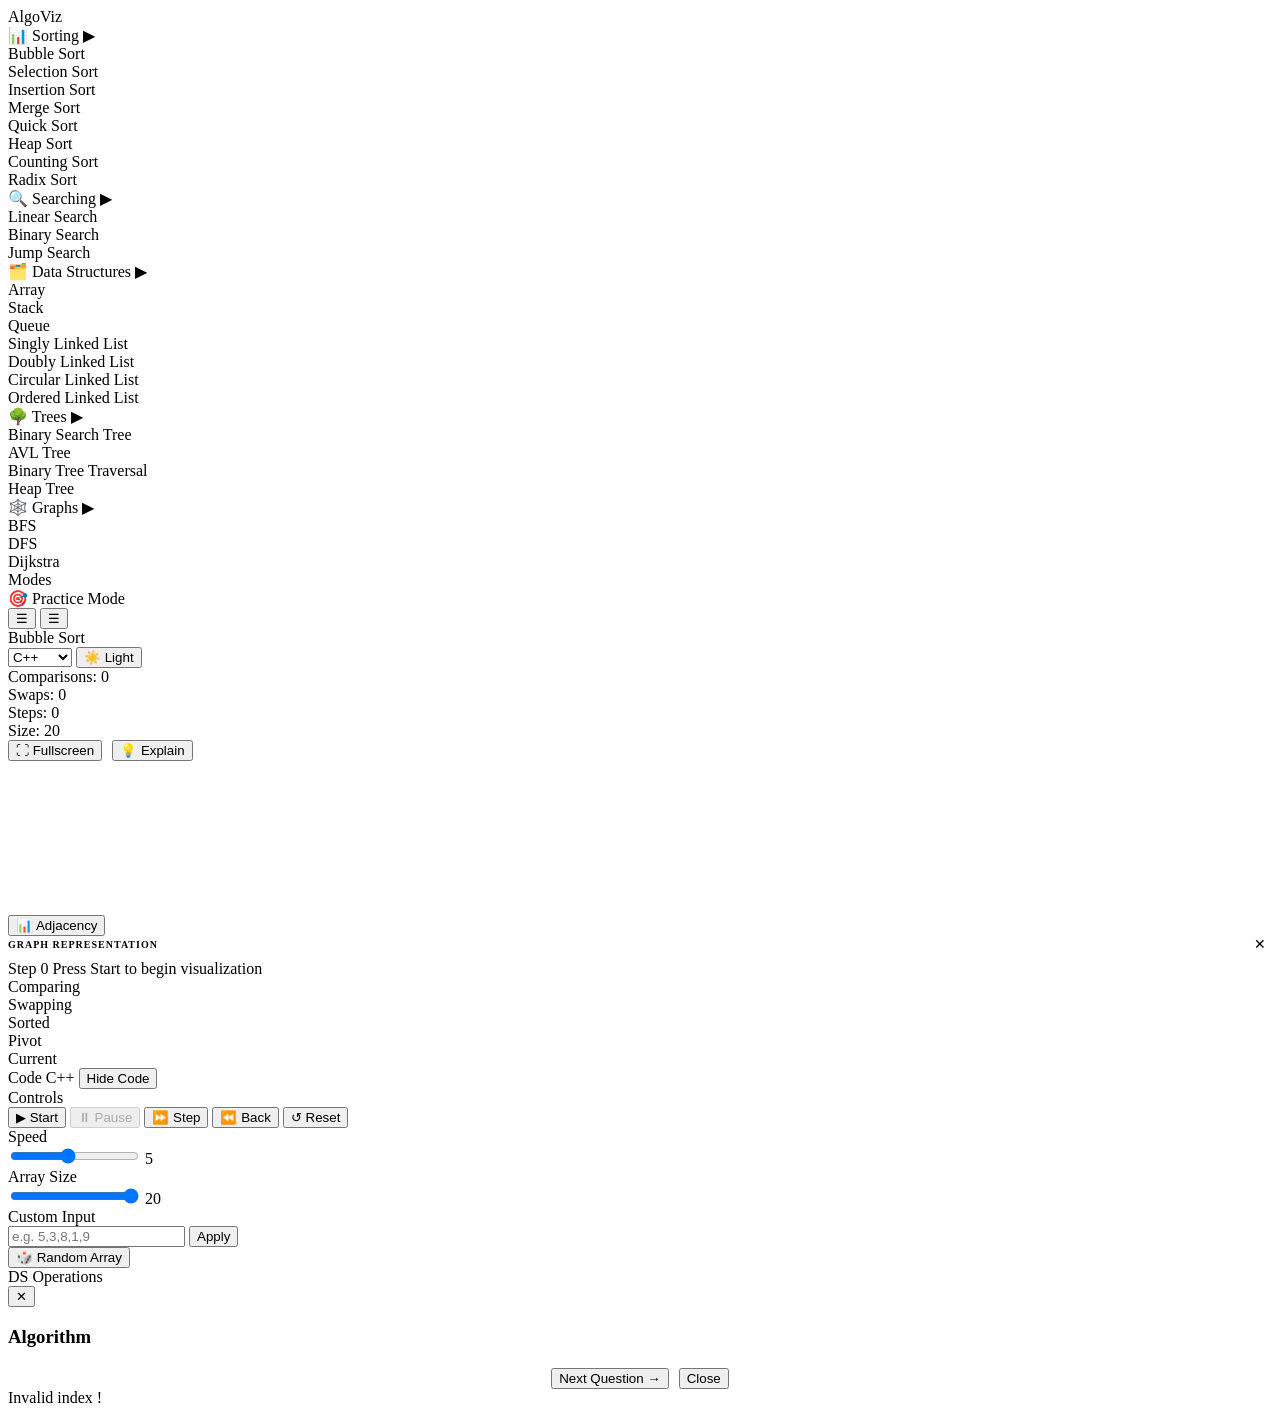
<file: extracted.html>
<!DOCTYPE html>
<html lang="en">
<head>
<meta charset="UTF-8">
<meta name="viewport" content="width=device-width, initial-scale=1.0">
<title>AlgoViz — Data Structures & Algorithms</title>
<link rel="preconnect" href="https://fonts.googleapis.com">
<link href="https://fonts.googleapis.com/css2?family=JetBrains+Mono:wght@400;600&family=Syne:wght@400;600;700;800&family=Inter:wght@300;400;500&display=swap" rel="stylesheet">
</head>
<body>
<div id="app">
  <!-- SIDEBAR -->
  <nav id="sidebar">
    <div id="sidebar-header">
      <span class="logo">AlgoViz</span>
    </div>
    <div id="sidebar-nav">
      <!-- Sorting -->
      <div class="nav-section" id="sec-sorting">
        <div class="nav-item" onclick="toggleSection('sec-sorting')">
          <span class="icon">📊</span> Sorting
          <span class="nav-arrow">▶</span>
        </div>
        <div class="nav-children">
          <div class="nav-child" onclick="loadAlgo('bubble')">Bubble Sort</div>
          <div class="nav-child" onclick="loadAlgo('selection')">Selection Sort</div>
          <div class="nav-child" onclick="loadAlgo('insertion')">Insertion Sort</div>
          <div class="nav-child" onclick="loadAlgo('merge')">Merge Sort</div>
          <div class="nav-child" onclick="loadAlgo('quick')">Quick Sort</div>
          <div class="nav-child" onclick="loadAlgo('heap')">Heap Sort</div>
          <div class="nav-child" onclick="loadAlgo('counting')">Counting Sort</div>
          <div class="nav-child" onclick="loadAlgo('radix')">Radix Sort</div>
        </div>
      </div>
      <!-- Searching -->
      <div class="nav-section" id="sec-search">
        <div class="nav-item" onclick="toggleSection('sec-search')">
          <span class="icon">🔍</span> Searching
          <span class="nav-arrow">▶</span>
        </div>
        <div class="nav-children">
          <div class="nav-child" onclick="loadAlgo('linear-search')">Linear Search</div>
          <div class="nav-child" onclick="loadAlgo('binary-search')">Binary Search</div>
          <div class="nav-child" onclick="loadAlgo('jump-search')">Jump Search</div>
        </div>
      </div>
      <!-- Data Structures -->
      <div class="nav-section" id="sec-ds">
        <div class="nav-item" onclick="toggleSection('sec-ds')">
          <span class="icon">🗂️</span> Data Structures
          <span class="nav-arrow">▶</span>
        </div>
        <div class="nav-children">
          <div class="nav-child" onclick="loadAlgo('array-ds')">Array</div>
          <div class="nav-child" onclick="loadAlgo('stack-ds')">Stack</div>
          <div class="nav-child" onclick="loadAlgo('queue-ds')">Queue</div>
          <div class="nav-child" onclick="loadAlgo('singly-ll')">Singly Linked List</div>
          <div class="nav-child" onclick="loadAlgo('doubly-ll')">Doubly Linked List</div>
          <div class="nav-child" onclick="loadAlgo('circular-ll')">Circular Linked List</div>
          <div class="nav-child" onclick="loadAlgo('ordered-ll')">Ordered Linked List</div>
        </div>
      </div>
      <!-- Trees -->
      <div class="nav-section" id="sec-tree">
        <div class="nav-item" onclick="toggleSection('sec-tree')">
          <span class="icon">🌳</span> Trees
          <span class="nav-arrow">▶</span>
        </div>
        <div class="nav-children">
          <div class="nav-child" onclick="loadAlgo('bst')">Binary Search Tree</div>
          <div class="nav-child" onclick="loadAlgo('avl')">AVL Tree</div>
          <div class="nav-child" onclick="loadAlgo('binary-tree')">Binary Tree Traversal</div>
          <div class="nav-child" onclick="loadAlgo('heap-tree')">Heap Tree</div>
        </div>
      </div>
      <!-- Graphs -->
      <div class="nav-section" id="sec-graph">
        <div class="nav-item" onclick="toggleSection('sec-graph')">
          <span class="icon">🕸️</span> Graphs
          <span class="nav-arrow">▶</span>
        </div>
        <div class="nav-children">
          <div class="nav-child" onclick="loadAlgo('bfs')">BFS</div>
          <div class="nav-child" onclick="loadAlgo('dfs')">DFS</div>
          <div class="nav-child" onclick="loadAlgo('dijkstra')">Dijkstra</div>
        </div>
      </div>
      <!-- Modes -->
      <div class="nav-section-title">Modes</div>
<div class="nav-item" onclick="openQuiz()"><span class="icon">🎯</span> Practice Mode</div>    </div>
  </nav>
  <!-- MAIN -->
  <div id="main">
    <!-- TOPBAR -->
    <div id="topbar">
      <button id="sidebar-toggle-btn" onclick="toggleSidebarCollapse()" title="Show/hide sidebar">☰</button>
      <button id="menu-btn" onclick="toggleSidebar()">☰</button>
      <div id="algo-title">Bubble Sort</div>
      <select id="lang-select" onchange="updateCode()">
        <option value="cpp">C++</option>
        <option value="python">Python</option>
        <option value="java">Java</option>
        <option value="csharp">C#</option>
      </select>
      <button id="dark-toggle" onclick="toggleTheme()">☀️ Light</button>
    </div>
    <!-- CONTENT -->
    <div id="content">
      <!-- STATS BAR — contains step counter, fullscreen, and explain -->
      <div id="viz-overlay">
        <div class="viz-stat">
          <div class="viz-stat-item">Comparisons: <span id="stat-cmp">0</span></div>
          <div class="viz-stat-item">Swaps: <span id="stat-swp">0</span></div>
          <div class="viz-stat-item">Steps: <span id="stat-stp">0</span></div>
          <div class="viz-stat-sep"></div>
          <div class="viz-stat-item">Size: <span id="stat-size">20</span></div>
        </div>
        <div style="display:flex;align-items:center;gap:10px;margin-left:auto;">
          <span id="fs-hint" style="display:none;font-family:'Inter',sans-serif;font-size:11px;font-weight:600;color:#f59e0b;white-space:nowrap;border:1.5px solid #f59e0b44;padding:4px 12px 4px 10px;border-radius:20px;letter-spacing:0.4px;cursor:default;background:rgba(245,158,11,0.08);">Best viewed in fullscreen &nbsp;🖥️</span>
          <button id="fs-btn" onclick="enterFullscreen()" title="Fullscreen visualization">⛶ Fullscreen</button>
           <button id="info-btn" style="display:none;" onclick="openInfo()">ℹ️ Info</button>
          <button id="explain-btn" onclick="openExplain()" title="How this algorithm works">💡 Explain</button>
        </div>
      </div>
      <!-- COMPLEXITY PANEL -->
      <div id="cx-panel">
        <!-- Sort items are direct flex children — no wrapper div -->
        <div class="cx-block" id="cx-sort-block-1" style="display:none">
          <span class="cx-lbl" id="cx-lbl-1">Best</span>
          <span class="cx-val" id="cx-val-1">—</span>
        </div>
        <div class="cx-sep" id="cx-sep-1" style="display:none">|</div>
        <div class="cx-block" id="cx-sort-block-2" style="display:none">
          <span class="cx-lbl" id="cx-lbl-2">Average</span>
          <span class="cx-val" id="cx-val-2">—</span>
        </div>
        <div class="cx-sep" id="cx-sep-2" style="display:none">|</div>
        <div class="cx-block" id="cx-sort-block-3" style="display:none">
          <span class="cx-lbl" id="cx-lbl-3">Worst</span>
          <span class="cx-val cx-worst" id="cx-val-3">—</span>
        </div>
        <div class="cx-sep" id="cx-sep-3" style="display:none">|</div>
        <div class="cx-block" id="cx-sort-block-space" style="display:none">
          <span class="cx-lbl">Space</span>
          <span class="cx-val cx-space" id="cx-space-val">O(1)</span>
        </div>
        <!-- DS mode: operation items inline -->
        <div id="cx-ops-grid" style="display:none;flex-wrap:wrap;gap:0;align-items:center;"></div>
        <span id="cx-space-ds" style="display:none;margin-left:8px;font-size:10px;color:var(--text-muted);font-family:var(--font-mono);">Space: —</span>
      </div>
      <!-- VIZ PANEL — contains canvas + floating graph overlay -->
      <div id="viz-panel">
        <canvas id="main-canvas"></canvas>
        <div id="viz-resize-handle" title="Drag to resize"></div>
        <!-- Adjacency panel: floating overlay, shown only for graph algos -->
        <button id="adj-toggle-btn" onclick="toggleAdjPanel()" title="Show/hide adjacency representation">📊 Adjacency</button>
        <div id="adj-panel-wrap">
          <div style="display:flex;justify-content:space-between;align-items:center;margin-bottom:8px">
            <span style="font-size:10px;font-weight:600;color:var(--text-muted);letter-spacing:1px">GRAPH REPRESENTATION</span>
            <button onclick="toggleAdjPanel()" style="background:none;border:none;color:var(--text-muted);cursor:pointer;font-size:14px;line-height:1">✕</button>
          </div>
          <div id="adj-panel"></div>
        </div>
      </div>
      <!-- STEP EXPLANATION -->
      <div id="step-box">
        <span id="step-num">Step 0</span>
        <span id="step-text">Press Start to begin visualization</span>
      </div>
      <!-- LEGEND -->
      <div id="legend">
        <div class="legend-item"><div class="legend-dot" style="background:var(--compare)"></div>Comparing</div>
        <div class="legend-item"><div class="legend-dot" style="background:var(--swap)"></div>Swapping</div>
        <div class="legend-item"><div class="legend-dot" style="background:var(--sorted)"></div>Sorted</div>
        <div class="legend-item"><div class="legend-dot" style="background:var(--pivot)"></div>Pivot</div>
        <div class="legend-item"><div class="legend-dot" style="background:var(--current)"></div>Current</div>
      </div>
      <!-- BOTTOM PANELS -->
       <div id="bottom-resize-handle" class="resize-handle-horizontal" title="Drag to resize bottom panel"></div>
      <div id="bottom-panels">
        <!-- CODE COLUMN: header always visible, panel below it collapses -->
        <div class="code-col">
          <div id="code-panel-header">
            <span>Code</span>
            <span id="code-lang-badge" style="color:var(--accent3)">C++</span>
            <button id="code-toggle-btn" onclick="toggleCodePanel()" title="Hide/show code panel">Hide Code</button>
          </div>
          <div id="code-panel">
            <div id="code-content"></div>
          </div>
        </div>
        <!-- CONTROL PANEL -->
        <div id="ctrl-panel">
          <div class="ctrl-group" id="ctrl-group-controls">
            <div class="ctrl-label">Controls</div>
            <div class="ctrl-btns">
              <button class="btn primary" id="btn-start" onclick="ctrlStart()">▶ Start</button>
              <button class="btn" id="btn-pause" onclick="ctrlPause()" disabled>⏸ Pause</button>
              <button class="btn" id="btn-step-fwd" onclick="ctrlStepFwd()">⏩ Step</button>
              <button class="btn" id="btn-step-bk" onclick="ctrlStepBack()">⏪ Back</button>
              <button class="btn danger" onclick="ctrlReset()">↺ Reset</button>
            </div>
          </div>
          <div class="ctrl-group" id="ctrl-group-speed">
            <div class="ctrl-label">Speed</div>
            <div class="range-wrap">
              <input type="range" id="speed-range" min="1" max="10" value="5" oninput="updateSpeed(this.value)">
              <span class="range-val" id="speed-val">5</span>
            </div>
          </div>  
          <div class="ctrl-group">
            <div class="ctrl-label" id="size-ctrl-label">Array Size</div>
            <div class="range-wrap">
            <input type="range" id="size-range" min="5" max="20" value="20" oninput="updateSize(this.value)">
              <span class="range-val" id="size-val">20</span>
            </div>
          </div>
          <div class="ctrl-group">
            <div class="ctrl-label">Custom Input</div>
            <input type="text" class="ctrl-input" id="custom-input" placeholder="e.g. 5,3,8,1,9" />
            <button class="btn success" onclick="applyCustomInput()">Apply</button>
          </div>
          <div class="ctrl-group" id="ctrl-group-random">
            <button class="btn" onclick="generateRandom()">🎲 Random Array</button>
          </div>
          <div class="ctrl-group">
            <div class="ctrl-label">DS Operations</div>
            <div id="ds-ops" style="display:flex;flex-direction:column;gap:6px"></div>
          </div>
        </div>
      </div>
    </div>
  </div>
  <!-- ALGORITHM EXPLANATION PANEL -->
  <div id="explain-overlay" onclick="closeExplain()"></div>
  <div id="explain-panel">
    <button id="explain-close" onclick="closeExplain()">✕</button>
    <h3 id="explain-title">Algorithm</h3>
    <div id="explain-body"></div>
  </div>
  <!-- FULLSCREEN HUD — inside #main so it shares the same stacking context -->
 <div id="fs-hud" style="display:none">
  <button class="hud-btn primary" id="fs-hud-run-graph" style="display:none" onclick="runGraphAlgo()">▶ Run</button>
  <button class="hud-btn primary" id="fs-hud-start" onclick="ctrlStart()">▶ Play</button>
  <button class="hud-btn" id="fs-hud-pause" onclick="ctrlPause()" disabled>⏸ Pause</button>
  <button class="hud-btn" onclick="ctrlStepFwd()">⏩ Step</button>
  <button class="hud-btn" onclick="ctrlStepBack()">⏪ Back</button>
  <button class="hud-btn danger" onclick="ctrlReset()">↺ Reset</button>
  <div id="fs-hud-ll-ops" style="display:none;align-items:center;gap:4px;flex-wrap:nowrap;flex-shrink:0"></div>
  <div class="hud-sep"></div>
  <div class="hud-speed">
    <span>Speed</span>
    <input type="range" id="fs-speed" min="1" max="10" value="5"
      oninput="updateSpeed(this.value);document.getElementById('speed-range').value=this.value;document.getElementById('speed-val').textContent=this.value;document.getElementById('fs-speed-val').textContent=this.value">
    <span id="fs-speed-val">5</span>
  </div>
  <div class="hud-sep"></div>
  <button class="hud-btn exit">✕ Exit Fullscreen</button>
</div>
  <!-- FULLSCREEN STEP INFO BAR -->
  <div id="fs-step-info" style="display:none">Press Play or Step to begin</div>
</div><!-- /#app -->
<div id="quiz-overlay">
  <div id="quiz-card">
    <div class="quiz-q" id="quiz-q"></div>
    <div class="quiz-options" id="quiz-opts"></div>
    <div class="quiz-feedback" id="quiz-fb"></div>
    <div style="display:flex; gap:10px; margin-top:20px; justify-content:center;">
      <button class="btn primary" onclick="nextQuiz()">Next Question →</button>
      <button class="btn" onclick="closeQuiz()">Close</button>
    </div>
  </div>
</div>
</div>
<!-- Toast notification for invalid input -->
<div id="toast-message" class="toast">Invalid index !</div>
</body>
</body>
</html>
</file>
<file: AlgoViz.css>
/* ===== CSS VARIABLES ===== */
:root {
  --bg: #0a0a0f;
  --surface: #12121a;
  --surface2: #1a1a26;
  --surface3: #22223a;
  --border: #2a2a42;
  --text: #e8e8f0;
  --text-muted: #8888aa;
  --accent: #6c63ff;
  --accent2: #ff6584;
  --accent3: #43d9ad;
  --accent4: #f7c59f;
  --yellow: #ffd166;
  --compare: #ff6584;
  --swap: #43d9ad;
  --sorted: #6c63ff;
  --pivot: #ffd166;
  --current: #f7c59f;
  --bar-default: #3d3d6b;
  --cell-bg: #22223a;
  --cell-text: #ffffff;
  --cell-idx: #8888aa;
  --font-mono: 'JetBrains Mono', monospace;
  --font-head: 'Syne', sans-serif;
  --font-body: 'Inter', sans-serif;
  --sidebar-w: 240px;
  --radius: 8px;
  --shadow: 0 4px 24px rgba(0,0,0,0.4);
}
.light {
  --bg: #f4f4f8;
  --surface: #ffffff;
  --surface2: #f0f0f8;
  --surface3: #e8e8f4;
  --border: #d4d4e8;
  --text: #1a1a2e;
  --text-muted: #6666aa;
  --shadow: 0 4px 24px rgba(0,0,0,0.1);
  --bar-default: #6c63ff;
  --cell-bg: #e8eaf6;
  --cell-text: #1a1a2e;
  --cell-idx: #6666aa;
  --accent: #5b53e8;
  --accent2: #e84b6a;
  --accent3: #0fa87a;
  --accent4: #c07030;
  --yellow: #d4890a;
  --compare: #e84b6a;
  --swap: #0fa87a;
  --sorted: #5b53e8;
  --pivot: #d4890a;
  --current: #c07030;
}

/* ===== RESET ===== */
*,*::before,*::after{box-sizing:border-box;margin:0;padding:0}
html{scroll-behavior:smooth}
body{font-family:var(--font-body);background:var(--bg);color:var(--text);min-height:100vh;overflow-x:hidden;transition:background .3s,color .3s}
button{cursor:pointer;font-family:inherit;border:none;outline:none}
input,select{font-family:inherit;outline:none}
canvas{display:block}

/* ===== SCROLLBAR ===== */
::-webkit-scrollbar{width:6px;height:6px}
::-webkit-scrollbar-track{background:var(--surface)}
::-webkit-scrollbar-thumb{background:var(--border);border-radius:3px}

/* ===== LAYOUT ===== */
#app{display:flex;height:100vh}

/* ===== SIDEBAR ===== */
#sidebar{
  width:var(--sidebar-w);min-width:var(--sidebar-w);height:100vh;
  background:var(--surface);border-right:1px solid var(--border);
  display:flex;flex-direction:column;overflow:hidden;
  transition:transform .3s,width .3s;z-index:100;
}
#sidebar-header{
  padding:20px 16px;border-bottom:1px solid var(--border);
  display:flex;align-items:center;gap:10px;
}
#sidebar-header .logo{
  font-family:var(--font-head);font-size:20px;font-weight:800;
  background:linear-gradient(135deg,var(--accent),var(--accent3));
  -webkit-background-clip:text;-webkit-text-fill-color:transparent;
}
#sidebar-nav{flex:1;overflow-y:auto;padding:8px}
.nav-section{margin-bottom:4px}
.nav-section-title{
  font-size:10px;font-weight:600;letter-spacing:1.5px;text-transform:uppercase;
  color:var(--text-muted);padding:8px 8px 4px;
}
.nav-item{
  display:flex;align-items:center;gap:8px;padding:8px 12px;
  border-radius:var(--radius);cursor:pointer;font-size:13px;
  color:var(--text-muted);transition:all .15s;margin-bottom:1px;
}
.nav-item:hover{background:var(--surface2);color:var(--text)}
.nav-item.active{background:var(--accent);color:#fff}
.nav-item .icon{font-size:16px;width:20px;text-align:center}
.nav-arrow{margin-left:auto;font-size:10px;transition:transform .2s}
.nav-children{display:none;margin-left:28px}
.nav-section.open .nav-arrow{transform:rotate(90deg)}
.nav-section.open .nav-children{display:block}
.nav-child{
  padding:6px 10px;border-radius:var(--radius);cursor:pointer;
  font-size:12px;color:var(--text-muted);transition:all .15s;margin-bottom:1px;
}
.nav-child:hover{background:var(--surface2);color:var(--text)}
.nav-child.active{color:var(--accent);font-weight:600}

/* ===== MAIN CONTENT ===== */
#main{flex:1;display:flex;flex-direction:column;overflow:hidden;min-width:0}

/* ===== TOPBAR ===== */
#topbar{
  height:56px;background:var(--surface);border-bottom:1px solid var(--border);
  display:flex;align-items:center;padding:0 20px;gap:12px;flex-shrink:0;
}
#menu-btn{
  background:none;border:1px solid var(--border);border-radius:6px;
  padding:6px 10px;color:var(--text-muted);font-size:16px;display:none;
}
#algo-title{font-family:var(--font-head);font-size:18px;font-weight:700;flex:1}
#complexity-badge{
  display:flex;gap:8px;
}
.badge{
  padding:4px 10px;border-radius:20px;font-size:11px;font-family:var(--font-mono);
  background:var(--surface2);border:1px solid var(--border);
}
.badge span{color:var(--accent3)}
#dark-toggle{
  background:var(--surface2);border:1px solid var(--border);
  border-radius:20px;padding:6px 14px;color:var(--text);font-size:13px;
}
#lang-select{
  background:var(--surface2);border:1px solid var(--border);
  border-radius:6px;padding:6px 10px;color:var(--text);font-size:12px;
}

/* ===== SIDEBAR COLLAPSE ===== */
#sidebar {
  transition: width .25s ease, min-width .25s ease;
}
#sidebar.collapsed {
  width: 0 !important;
  min-width: 0 !important;
  overflow: hidden;
  border-right: none;
}
/* Sidebar toggle button — always visible in topbar */
#sidebar-toggle-btn {
  background: none;
  border: 1px solid var(--border);
  border-radius: 6px;
  padding: 6px 10px;
  color: var(--text-muted);
  font-size: 16px;
  cursor: pointer;
  line-height: 1;
  flex-shrink: 0;
  transition: background .15s, color .15s;
}
#sidebar-toggle-btn:hover { background: var(--surface3); color: var(--text); }

/* ===== CODE PANEL COLLAPSE ===== */
/* #code-panel-header is always visible (outside the collapsible div).
   #code-panel is the collapsible content area.
   Both sit in a column wrapper .code-col inside #bottom-panels. */
.code-col {
  display: flex;
  flex-direction: column;
  flex: 1;
  border-right: 1px solid var(--border);
  overflow: hidden;
  min-width: 0;
}
#code-panel-header {
  padding: 8px 16px;
  border-bottom: 1px solid var(--border);
  display: flex;
  align-items: center;
  justify-content: space-between;
  font-size: 12px;
  font-weight: 600;
  color: var(--text-muted);
  flex-shrink: 0;
  background: var(--surface);
}
#code-panel {
  flex: 1;
  overflow: hidden;
  display: flex;
  flex-direction: column;
  transition: max-height .25s ease, opacity .25s ease;
  max-height: 600px;   /* generous cap so transition works */
  opacity: 1;
}
#code-panel.hidden {
  max-height: 0 !important;
  opacity: 0;
  pointer-events: none;
}
#code-content { flex: 1; overflow: auto; padding: 8px 0; }
#code-toggle-btn {
  background: none;
  border: none;
  color: var(--text-muted);
  font-size: 11px;
  cursor: pointer;
  padding: 2px 6px;
  border-radius: 4px;
  font-family: var(--font-mono);
  transition: color .15s;
  white-space: nowrap;
}
#code-toggle-btn:hover { color: var(--accent); }

/* ===== CONTENT AREA ===== */
#content{flex:1;display:flex;flex-direction:column;overflow:hidden;min-height:0}

/* ===== VISUALIZATION PANEL ===== */
#viz-panel{
  /* User-resizable: flex:1 provides the default growth; JS can override height */
  flex:1;background:var(--surface2);position:relative;min-height:120px;
  border-bottom:1px solid var(--border);overflow:hidden;
  /* We set an explicit min so the handle is always reachable */
}
#viz-canvas-wrap{width:100%;height:100%;position:relative;overflow:hidden}
#main-canvas{display:block;/* sized by resizeCanvas() */}

/* ── Resize handle ── */
#viz-resize-handle{
  position:absolute;bottom:0;right:0;width:18px;height:18px;
  cursor:se-resize;z-index:20;
  /* Visual caret made with a pure CSS border trick */
  background:
    linear-gradient(135deg,
      transparent 40%,
      var(--border) 40%, var(--border) 46%,
      transparent 46%),
    linear-gradient(135deg,
      transparent 55%,
      var(--border) 55%, var(--border) 61%,
      transparent 61%),
    linear-gradient(135deg,
      transparent 70%,
      var(--border) 70%, var(--border) 76%,
      transparent 76%);
  opacity:.7;transition:opacity .15s;
}
#viz-resize-handle:hover{opacity:1}
/* Stats bar sits BELOW the topbar, ABOVE the canvas — never overlaps bars */
#viz-overlay{
  display:flex;justify-content:space-between;align-items:center;
  background:var(--surface);border-bottom:1px solid var(--border);
  padding:5px 16px;flex-shrink:0;
}
.viz-stat{
  font-family:var(--font-mono);font-size:11px;display:flex;gap:16px;align-items:center;
}
.viz-stat-item span{color:var(--accent3)}
.viz-stat-sep{width:1px;height:14px;background:var(--border);margin:0 2px;}

/* ===== COMPLEXITY PANEL ===== */
#cx-panel{
  display:flex;align-items:center;gap:0;flex-wrap:nowrap;
  background:var(--surface);border-bottom:1px solid var(--border);
  padding:6px 16px;flex-shrink:0;overflow:hidden;
}
.cx-block{display:flex;align-items:center;gap:6px;padding:0 14px 0 0;}
#cx-ops-grid{display:flex;flex-wrap:wrap;gap:0;align-items:center;}
.cx-op-item{display:flex;align-items:center;gap:5px;padding:0 10px 0 0;border-right:1px solid var(--border);margin-right:10px;}
.cx-op-item:last-child{border-right:none;}
.cx-op-lbl{font-size:9px;color:var(--text-muted);font-family:var(--font-mono);text-transform:uppercase;letter-spacing:0.3px;white-space:nowrap;}
.cx-op-val{font-size:11px;font-weight:700;font-family:var(--font-mono);color:var(--accent4);white-space:nowrap;}
.cx-lbl{
  font-size:10px;font-weight:600;letter-spacing:.8px;text-transform:uppercase;
  color:var(--text-muted);
}
.cx-val{
  font-family:var(--font-mono);font-size:12px;font-weight:600;
  color:var(--accent3);
}
.cx-worst{color:var(--accent2);}
.cx-space{color:var(--yellow);}
.cx-sep{color:var(--border);padding:0 4px 0 0;font-size:14px;}
.cx-note{
  font-size:10px;color:var(--text-muted);padding-left:8px;
  border-left:1px solid var(--border);margin-left:4px;font-style:italic;
}

/* ===== STEP EXPLANATION ===== */
#step-box{
  background:var(--surface);border-bottom:1px solid var(--border);
  padding:10px 20px;font-size:13px;min-height:42px;
  display:flex;align-items:center;gap:10px;
}
#step-num{
  background:var(--accent);color:#fff;border-radius:20px;
  padding:2px 10px;font-size:11px;font-family:var(--font-mono);font-weight:600;
  white-space:nowrap;
}
#step-text{color:var(--text);line-height:1.4}

/* ===== BOTTOM PANELS ===== */
#bottom-panels{
  height:220px;display:flex;flex-shrink:0;background:var(--surface);
  border-top:1px solid var(--border);
}
#code-content{flex:1;overflow:auto;padding:8px 0}
.code-line{
  display:flex;align-items:center;padding:2px 16px;
  font-family:var(--font-mono);font-size:11px;line-height:1.8;
  color:var(--text-muted);transition:background .15s;
}
.code-line.active{background:rgba(108,99,255,0.2);color:var(--text)}
.code-line .ln{color:var(--border);width:24px;flex-shrink:0;user-select:none}

/* ===== CONTROL PANEL ===== */
#ctrl-panel{
  width:280px;flex-shrink:0;display:flex;flex-direction:column;
  padding:12px;gap:10px;overflow-y:auto;
  max-height:100%;
}
.ctrl-group{display:flex;flex-direction:column;gap:6px}
.ctrl-label{font-size:11px;color:var(--text-muted);font-weight:600;letter-spacing:.5px}
.ctrl-btns{display:flex;gap:6px;flex-wrap:wrap}
.btn{
  padding:7px 14px;border-radius:6px;font-size:12px;font-weight:600;
  background:var(--surface2);border:1px solid var(--border);color:var(--text);
  transition:all .15s;display:flex;align-items:center;gap:5px;
}
.btn:hover{background:var(--surface3);border-color:var(--accent)}
.btn.primary{background:var(--accent);border-color:var(--accent);color:#fff}
.btn.primary:hover{filter:brightness(1.1)}
.btn.danger{background:rgba(255,101,132,0.15);border-color:var(--accent2);color:var(--accent2)}
.btn.success{background:rgba(67,217,173,0.15);border-color:var(--accent3);color:var(--accent3)}
.btn:disabled{opacity:.4;pointer-events:none}
.range-wrap{display:flex;align-items:center;gap:8px}
.range-wrap input[type=range]{flex:1;accent-color:var(--accent)}
.range-val{font-family:var(--font-mono);font-size:11px;color:var(--accent3);min-width:28px;text-align:right}
.ctrl-input{
  background:var(--surface2);border:1px solid var(--border);
  border-radius:6px;padding:7px 12px;color:var(--text);font-size:12px;width:100%;
}
.ctrl-input:focus{border-color:var(--accent)}

/* ===== LEGEND ===== */
#legend{
  display:flex;gap:12px;flex-wrap:wrap;padding:8px 12px;
  border-top:1px solid var(--border);
}
.legend-item{display:flex;align-items:center;gap:5px;font-size:11px;color:var(--text-muted)}
.legend-dot{width:10px;height:10px;border-radius:2px}

/* ===== DATA STRUCTURE SPECIFIC ===== */
#ds-panel{width:100%;height:100%;position:relative;overflow:hidden}
.ds-canvas{width:100%;height:100%}

/* ===== TABS ===== */
.tabs{display:flex;border-bottom:1px solid var(--border)}
.tab{
  padding:8px 16px;font-size:12px;cursor:pointer;
  color:var(--text-muted);border-bottom:2px solid transparent;transition:all .15s;
}
.tab.active{color:var(--accent);border-bottom-color:var(--accent)}
.tab-content{display:none;flex:1;overflow:auto}
.tab-content.active{display:flex;flex-direction:column}

/* ===== COMPLEXITY TABLE ===== */
#complexity-panel{
  background:var(--surface);border-top:1px solid var(--border);
  padding:12px 20px;display:flex;gap:20px;align-items:center;
  font-size:12px;flex-wrap:wrap;
}
.cx-item{display:flex;flex-direction:column;gap:2px;align-items:center}
.cx-label{color:var(--text-muted);font-size:10px;text-transform:uppercase;letter-spacing:.5px}
.cx-val{font-family:var(--font-mono);font-size:13px;font-weight:600;color:var(--accent4)}
.cx-case{color:var(--text-muted);font-size:10px}

/* ===== QUIZ MODE ===== */
#quiz-overlay{
  display:none;position:fixed;inset:0;background:rgba(0,0,0,.7);
  backdrop-filter:blur(4px);z-index:200;align-items:center;justify-content:center;
}
#quiz-overlay.active{display:flex}
#quiz-card{
  background:var(--surface);border:1px solid var(--border);border-radius:16px;
  padding:32px;max-width:520px;width:90%;
}
.quiz-q{font-family:var(--font-head);font-size:20px;font-weight:700;margin-bottom:20px}
.quiz-options{display:flex;flex-direction:column;gap:10px;margin-bottom:24px}
.quiz-opt{
  padding:12px 18px;border-radius:8px;border:1px solid var(--border);
  cursor:pointer;transition:all .15s;font-size:14px;
}
.quiz-opt:hover{border-color:var(--accent);background:var(--surface2)}
.quiz-opt.correct{border-color:var(--accent3);background:rgba(67,217,173,.15);color:var(--accent3)}
.quiz-opt.wrong{border-color:var(--accent2);background:rgba(255,101,132,.15);color:var(--accent2)}
.quiz-feedback{font-size:14px;margin-bottom:16px;min-height:20px}

/* ===== COMPARISON MODE ===== */
#compare-wrap{display:flex;gap:0;flex:1;overflow:hidden}
.compare-half{flex:1;border-right:1px solid var(--border);overflow:hidden;position:relative}
.compare-half:last-child{border-right:none}
.compare-label{
  position:absolute;top:8px;left:12px;
  background:var(--accent);color:#fff;border-radius:4px;padding:3px 10px;
  font-size:11px;font-weight:600;z-index:10;
}

/* ===== RESPONSIVE ===== */
@media(max-width:900px){
  #sidebar{position:fixed;left:0;top:0;transform:translateX(-100%)}
  #sidebar.open{transform:translateX(0)}
  #menu-btn{display:block}
  #bottom-panels{height:auto;flex-direction:column}
  #ctrl-panel{width:100%;border-top:1px solid var(--border)}
  #code-panel{height:180px}
  .badge{display:none}
}
@media(max-width:600px){
  #bottom-panels{height:320px}
}

/* ===== ADJACENCY PANEL — floating toggle overlay ===== */
#adj-toggle-btn{
  display:none;position:absolute;bottom:10px;right:28px;z-index:15;
  background:var(--surface3);border:1px solid var(--border);color:var(--text);
  font-family:var(--font-mono);font-size:10px;padding:4px 10px;border-radius:5px;
  cursor:pointer;transition:background .15s;
}
#adj-toggle-btn:hover{background:var(--accent)}
#adj-toggle-btn.visible{display:block}
#adj-panel-wrap{
  display:none;position:absolute;bottom:36px;right:28px;z-index:14;
  background:var(--surface);border:1px solid var(--border);border-radius:8px;
  padding:12px 16px;max-height:260px;overflow-y:auto;overflow-x:auto;
  min-width:320px;max-width:min(560px, 90vw);
  box-shadow:0 4px 24px rgba(0,0,0,0.5);
}
#adj-panel-wrap.visible{display:block}
#adj-panel{font-size:11px;color:var(--text)}

/* ===== FULLSCREEN MODE ===== */
#app.fs-active #sidebar,
#app.fs-active #topbar,
#app.fs-active #viz-overlay,
#app.fs-active #cx-panel,
#app.fs-active #step-box,
#app.fs-active #legend,
#app.fs-active #bottom-panels {
  display: none !important;
}
#app.fs-active #main   { position:fixed;inset:0;z-index:200;background:var(--bg); }
#app.fs-active #content{ height:100vh;overflow:hidden;display:flex;flex-direction:column; }
#app.fs-active #viz-panel {
  flex:1 !important;
  width:100vw !important;
  height:calc(100vh - 72px) !important;
  border:none;
  min-height:0;
}

/* Fullscreen enter button — lives in the stats bar (viz-overlay) */
#fs-btn {
  background:var(--surface3);border:1px solid var(--border);
  color:var(--text-muted);font-family:var(--font-mono);font-size:10px;
  padding:4px 10px;border-radius:5px;cursor:pointer;
  transition:background .15s,color .15s;margin-left:auto;flex-shrink:0;
}
#fs-btn:hover{background:var(--accent);color:#fff;border-color:var(--accent)}

/* HUD bottom bar — hidden normally, shown when #app has .fs-active */
#fs-hud {
  display: none;
  position: fixed;
  bottom:0; left:0; right:0;
  height: 56px;
  z-index: 9999;
  background: rgba(10,10,18,0.97);
  border-top: 1px solid var(--border);
  backdrop-filter: blur(12px);
  -webkit-backdrop-filter: blur(12px);
  align-items: center;
  justify-content: center;
  gap: 5px;
  flex-wrap: nowrap;
  padding: 0 12px;
  overflow-x: auto;
}
#app.fs-active #fs-hud { display: flex !important; }

#fs-hud .hud-btn {
  background:var(--surface3);border:1px solid var(--border);
  color:var(--text);font-size:11px;padding:5px 10px;border-radius:5px;
  cursor:pointer;font-family:var(--font-mono);transition:background .12s;
  white-space:nowrap;flex-shrink:0;
}
#fs-hud .hud-btn:hover  { background:var(--accent);color:#fff;border-color:var(--accent); }
#fs-hud .hud-btn.primary{ background:var(--accent);color:#fff;border-color:var(--accent); }
#fs-hud .hud-btn.success{ background:rgba(34,197,94,.15);color:#22c55e;border-color:#22c55e; }
#fs-hud .hud-btn.danger { background:rgba(255,101,132,.12);color:var(--accent2);border-color:var(--accent2); }
#fs-hud .hud-btn.exit   { background:rgba(167,139,250,.12);color:#a78bfa;border-color:#a78bfa; }
#fs-hud .hud-btn:disabled { opacity:.4;pointer-events:none; }
#fs-hud .hud-sep { width:1px;height:28px;background:var(--border);margin:0 4px;flex-shrink:0; }
#fs-hud .hud-speed {
  display:flex;align-items:center;gap:6px;
  font-family:var(--font-mono);font-size:10px;color:var(--text-muted);
}
#fs-hud .hud-speed input { width:80px;accent-color:var(--accent); }

/* Step info bar — hidden normally, shown in fullscreen */
#fs-step-info {
  display: none;
  position: fixed;
  top:12px; left:50%; transform:translateX(-50%);
  z-index: 9999;
  background: rgba(18,18,26,0.92);
  border: 1px solid var(--border);
  border-radius: 8px;
  padding: 5px 18px;
  font-family: var(--font-mono);
  font-size: 11px;
  color: var(--text-muted);
  backdrop-filter: blur(8px);
  -webkit-backdrop-filter: blur(8px);
  text-align: center;
  max-width: 80vw;
  white-space: nowrap;
  overflow: hidden;
  text-overflow: ellipsis;
  pointer-events: none;
}
#app.fs-active #fs-step-info { display: block !important; }

/* DS scroll: when content wider/taller than panel, user can scroll */
#viz-panel.ds-scroll { overflow:auto !important; }
#viz-panel.ds-scroll canvas { display:block; }

/* ===== SORT VIEW TOGGLE ===== */
#sort-view-toggle {
  background:var(--surface3);border:1px solid var(--border);
  color:var(--text-muted);font-family:var(--font-mono);font-size:10px;
  padding:3px 9px;border-radius:5px;cursor:pointer;
  transition:background .15s,color .15s;flex-shrink:0;
}
#sort-view-toggle:hover{background:var(--accent);color:#fff;border-color:var(--accent)}
#sort-view-toggle.active{background:var(--accent);color:#fff;border-color:var(--accent)}

/* ===== ALGO EXPLANATION BUTTON ===== */
#explain-btn {
  background: #fff7d6;
  border: 1px solid #e6c84a;
  border-radius: 6px;
  cursor: pointer;
  font-size: 11px;
  font-family: var(--font-mono);
  padding: 4px 10px;
  line-height: 1.4;
  flex-shrink: 0;
  box-shadow: 0 1px 4px rgba(0,0,0,0.18);
  transition: background .15s, box-shadow .15s, transform .1s;
  color: #7a5f00;
  font-weight: 700;
}
#explain-btn:hover {
  background: #ffe566;
  box-shadow: 0 2px 8px rgba(0,0,0,0.22);
  transform: translateY(-1px);
}
#explain-btn:disabled { opacity: 0.4; cursor: default; transform: none; }
#explain-panel {
  display:none;position:fixed;
  top:50%;left:50%;transform:translate(-50%,-50%);
  z-index:500;
  background:var(--surface);border:1px solid var(--border);
  border-radius:12px;padding:20px 24px;
  width:min(480px,90vw);max-height:70vh;overflow-y:auto;
  box-shadow:0 12px 48px rgba(0,0,0,0.6);
}
#explain-panel.open{display:block;}
#explain-panel h3{
  font-family:var(--font-head);font-size:16px;font-weight:700;
  margin-bottom:12px;color:var(--text);
}
#explain-panel p, #explain-panel li {
  font-size:13px;line-height:1.7;color:var(--text-muted);
}
#explain-panel ul{padding-left:18px;margin-top:6px;}
#explain-panel li{margin-bottom:4px;}
#explain-close {
  position:absolute;top:12px;right:16px;
  background:none;border:none;font-size:18px;
  color:var(--text-muted);cursor:pointer;
}
#explain-close:hover{color:var(--text);}
#explain-overlay {
  display:none;position:fixed;inset:0;z-index:499;
  background:rgba(0,0,0,0.4);
}
#explain-overlay.open{display:block;}
@keyframes pulse{0%,100%{opacity:1}50%{opacity:.5}}
@keyframes slideIn{from{transform:translateY(10px);opacity:0}to{transform:translateY(0);opacity:1}}
.animate-in{animation:slideIn .3s ease}

/* ===== SMOOTH CANVAS RENDERING ===== */
#main-canvas {
  image-rendering: auto;
  will-change: transform;
}

/* ===== FULLSCREEN ENHANCED STEP INFO ===== */
#app.fs-active #fs-step-info {
  font-size: 12px !important;
  padding: 8px 24px !important;
  border-radius: 10px !important;
  background: rgba(18,18,26,0.95) !important;
  border: 1px solid rgba(108,99,255,0.3) !important;
  box-shadow: 0 4px 20px rgba(0,0,0,0.4), 0 0 30px rgba(108,99,255,0.08) !important;
  letter-spacing: 0.2px;
  transition: background .2s, border-color .2s;
}

/* Fullscreen HUD button glow on hover */
#fs-hud .hud-btn {
  transition: background .15s, color .15s, box-shadow .15s, transform .1s;
}
#fs-hud .hud-btn:hover {
  transform: translateY(-1px);
  box-shadow: 0 4px 16px rgba(108,99,255,0.25);
}
#fs-hud .hud-btn:active {
  transform: translateY(0);
}

/* ===== TOOLTIP ===== */
.tooltip{position:relative}
.tooltip::after{
  content:attr(data-tip);position:absolute;bottom:calc(100% + 5px);left:50%;
  transform:translateX(-50%);background:var(--surface3);color:var(--text);
  padding:4px 8px;border-radius:4px;font-size:11px;white-space:nowrap;
  pointer-events:none;opacity:0;transition:opacity .15s;
}
.tooltip:hover::after{opacity:1}
/* Toast notification */
.toast {
  position: fixed;
  bottom: 600px;
  left: 50%;
  transform: translateX(-50%) translateY(100px);
  background: var(--surface3);
  color: var(--accent2);
  border-left: 4px solid var(--accent2);
  padding: 12px 24px;
  border-radius: 8px;
  font-family: var(--font-mono);
  font-size: 14px;
  font-weight: 600;
  box-shadow: 0 8px 24px rgba(0,0,0,0.2);
  z-index: 1000;
  opacity: 0;
  pointer-events: none;
  transition: transform 0.3s ease, opacity 0.3s ease;
  backdrop-filter: blur(8px);
  background-color: rgba(0,0,0,0.85);
}
.light .toast {
  background-color: rgba(255,255,255,0.95);
  color: var(--accent2);
  border-left-color: var(--accent2);
}
.toast.show {
  transform: translateX(-50%) translateY(0);
  opacity: 1;
}
/* Toast notification */
.toast {
  position: fixed;
  bottom: 550px;
  left: 50%;
  transform: translateX(-50%) translateY(100px);
  background: var(--surface3);
  color: var(--accent2);
  border-left: 4px solid var(--accent2);
  padding: 12px 24px;
  border-radius: 8px;
  font-family: var(--font-mono);
  font-size: 14px;
  font-weight: 600;
  box-shadow: 0 8px 24px rgba(0, 0, 0, 0.2);
  z-index: 1000;
  opacity: 0;
  pointer-events: none;
  transition: transform 0.3s ease, opacity 0.3s ease;
  backdrop-filter: blur(8px);
  background-color: rgba(0, 0, 0, 0.85);
}
.light .toast {
  background-color: rgba(255, 255, 255, 0.95);
  color: var(--accent2);
  border-left-color: var(--accent2);
}
.toast.show {
  transform: translateX(-50%) translateY(0);
  opacity: 1;
}
/* Horizontal resize handle between viz panel and bottom panels */
.resize-handle-horizontal {
  height: 6px;
  background: var(--border);
  cursor: ns-resize;
  width: 100%;
  flex-shrink: 0;
  transition: background 0.2s;
  position: relative;
  z-index: 10;
}
.resize-handle-horizontal:hover {
  background: var(--accent);
}

/* Default bottom panel height – now set via JS, but we provide a fallback */
#bottom-panels {
  height: 180px;   /* smaller default */
  min-height: 100px;
  max-height: 70vh;
  overflow: hidden;
}
.stack-flash {
  animation: stackGlow 0.3s ease-out;
}
@keyframes stackGlow {
  0% { filter: drop-shadow(0 0 0px #43d9ad); }
  50% { filter: drop-shadow(0 0 20px #43d9ad); }
  100% { filter: drop-shadow(0 0 0px #43d9ad); }
}
#info-btn {
  background: #fff7d6;
  border: 1px solid #e6c84a;
  border-radius: 6px;
  cursor: pointer;
  font-size: 11px;
  font-family: var(--font-mono);
  padding: 4px 10px;
  line-height: 1.4;
  flex-shrink: 0;
  box-shadow: 0 1px 4px rgba(0,0,0,0.18);
  transition: background .15s, box-shadow .15s, transform .1s;
  color: #7a5f00;
  font-weight: 700;
}
#info-btn:hover {
  background: #ffe566;
  box-shadow: 0 2px 8px rgba(0,0,0,0.22);
  transform: translateY(-1px);
}
/* Step box overall */
#step-box {
  background: var(--surface);
  border-bottom: 1px solid var(--border);
  padding: 10px 20px;
  min-height: 42px;
  display: flex;
  align-items: center;
  gap: 12px;
  font-family: var(--font-body);
  transition: background 0.2s;
}

/* Step number badge */
#step-num {
  background: var(--accent);
  color: #fff;
  border-radius: 20px;
  padding: 4px 12px;
  font-size: 12px;
  font-family: var(--font-mono);
  font-weight: 600;
  white-space: nowrap;
  box-shadow: 0 1px 3px rgba(0,0,0,0.2);
}

/* Step text – general */
#step-text {
  color: var(--text);
  line-height: 1.5;
  font-size: 14px;
  flex: 1;
}

/* Special styling for traversal results */
#step-text.traversal-result {
  font-family: var(--font-mono);
  font-size: 15px;
  font-weight: 600;
  background: var(--surface2);
  padding: 6px 12px;
  border-radius: 8px;
  border-left: 3px solid var(--accent3);
  letter-spacing: 0.3px;
  color: var(--accent3);
  box-shadow: 0 1px 4px rgba(0,0,0,0.1);
  white-space: normal;
  word-break: break-word;
}

/* On light mode, adjust the text color */
.light #step-text.traversal-result {
  color: #0f6e4a; /* darker green */
  border-left-color: #0f6e4a;
  background: #eef5f0;
}
/* Custom slider */
.custom-slider-wrap {
  position: relative;
  display: flex;
  align-items: center;
  gap: 8px;
  width: 100%;
}
.custom-slider-track {
  flex: 1;
  height: 4px;
  background: var(--border);
  border-radius: 2px;
  position: relative;
  cursor: pointer;
}
.custom-slider-fill {
  position: absolute;
  height: 100%;
  background: var(--accent);
  border-radius: 2px;
  width: 0%;
  pointer-events: none;
}
.custom-slider-thumb {
  width: 14px;
  height: 14px;
  background: var(--accent);
  border-radius: 50%;
  position: absolute;
  top: 50%;
  transform: translate(-50%, -50%);
  cursor: pointer;
  box-shadow: 0 1px 3px rgba(0,0,0,0.2);
  transition: transform 0.1s;
  z-index: 2;
}
.custom-slider-thumb:active {
  transform: translate(-50%, -50%) scale(1.2);
}
.light .custom-slider-thumb {
  background: var(--accent);
}
#quiz-overlay {
  display: none;
  position: fixed;
  inset: 0;
  background: rgba(0, 0, 0, 0.7);
  backdrop-filter: blur(4px);
  align-items: center;
  justify-content: center;
  z-index: 200;
}
#quiz-overlay.active {
  display: flex;
}
</file>
